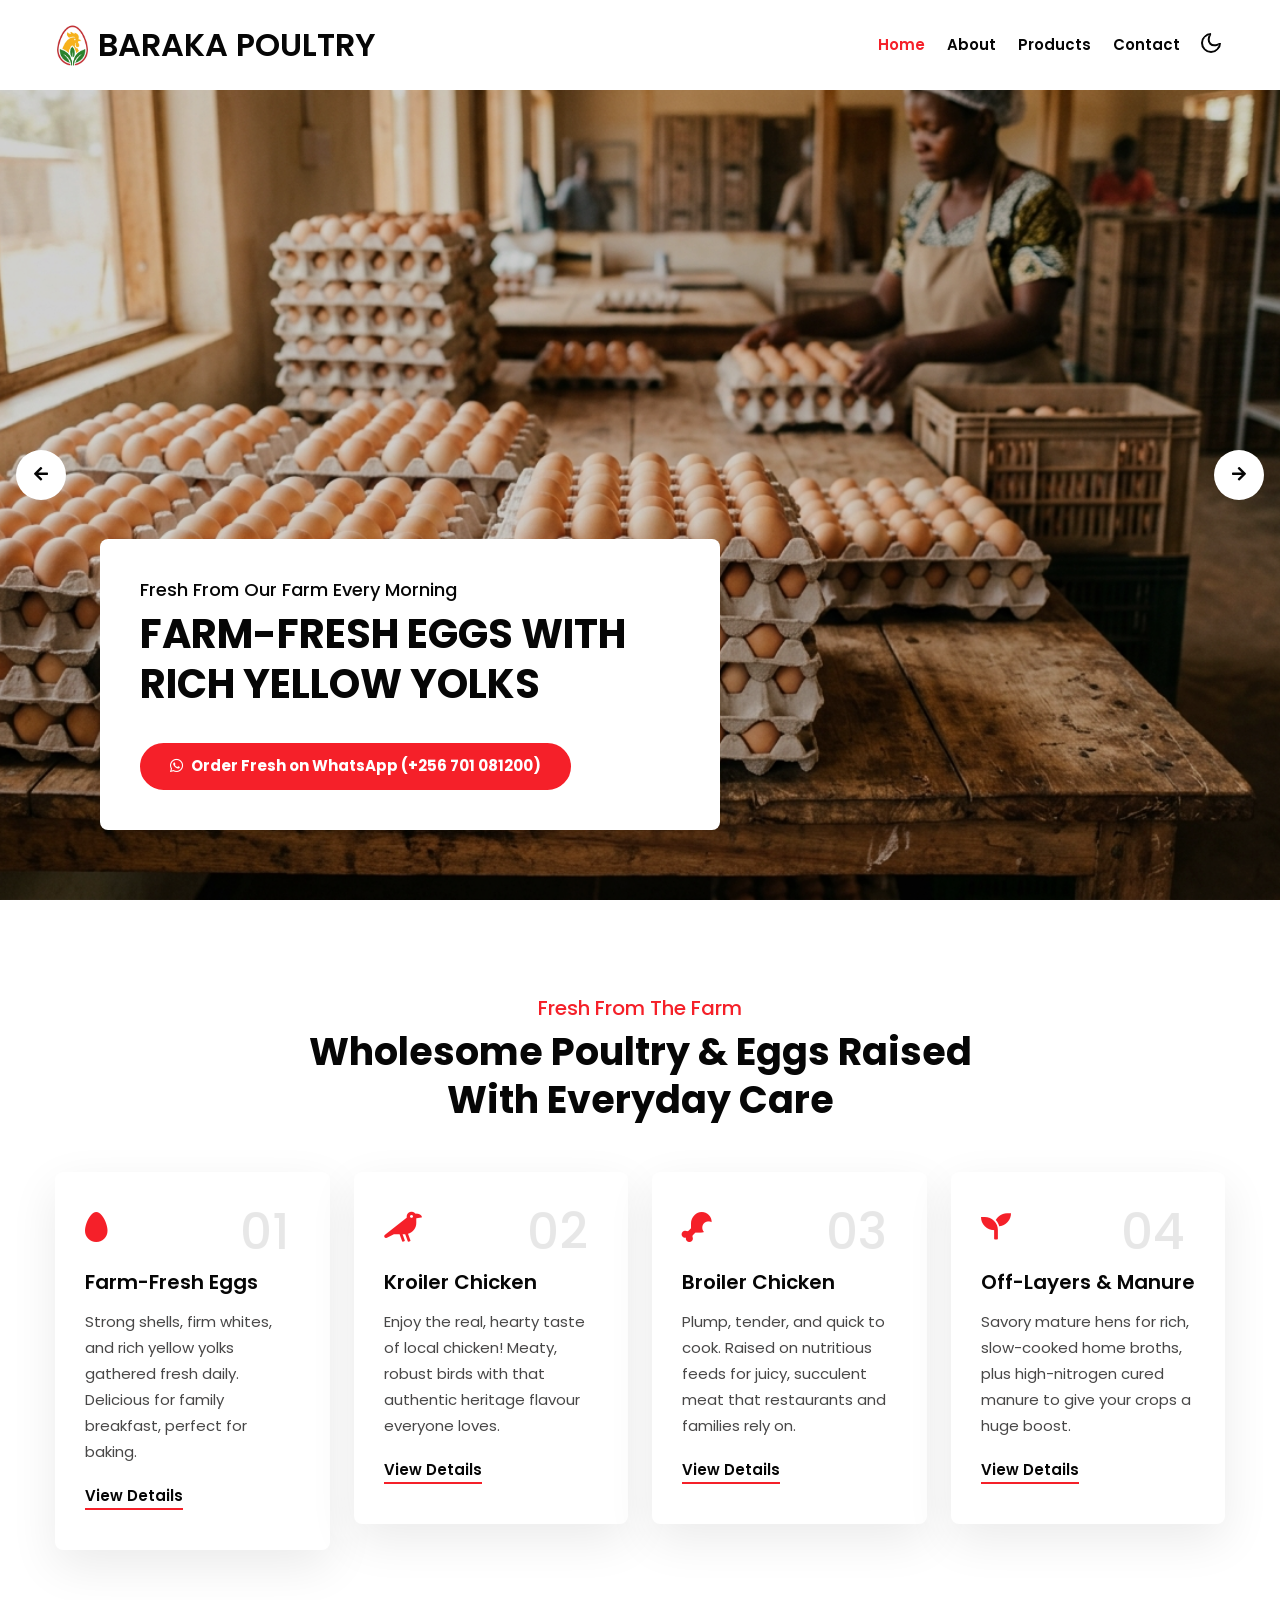
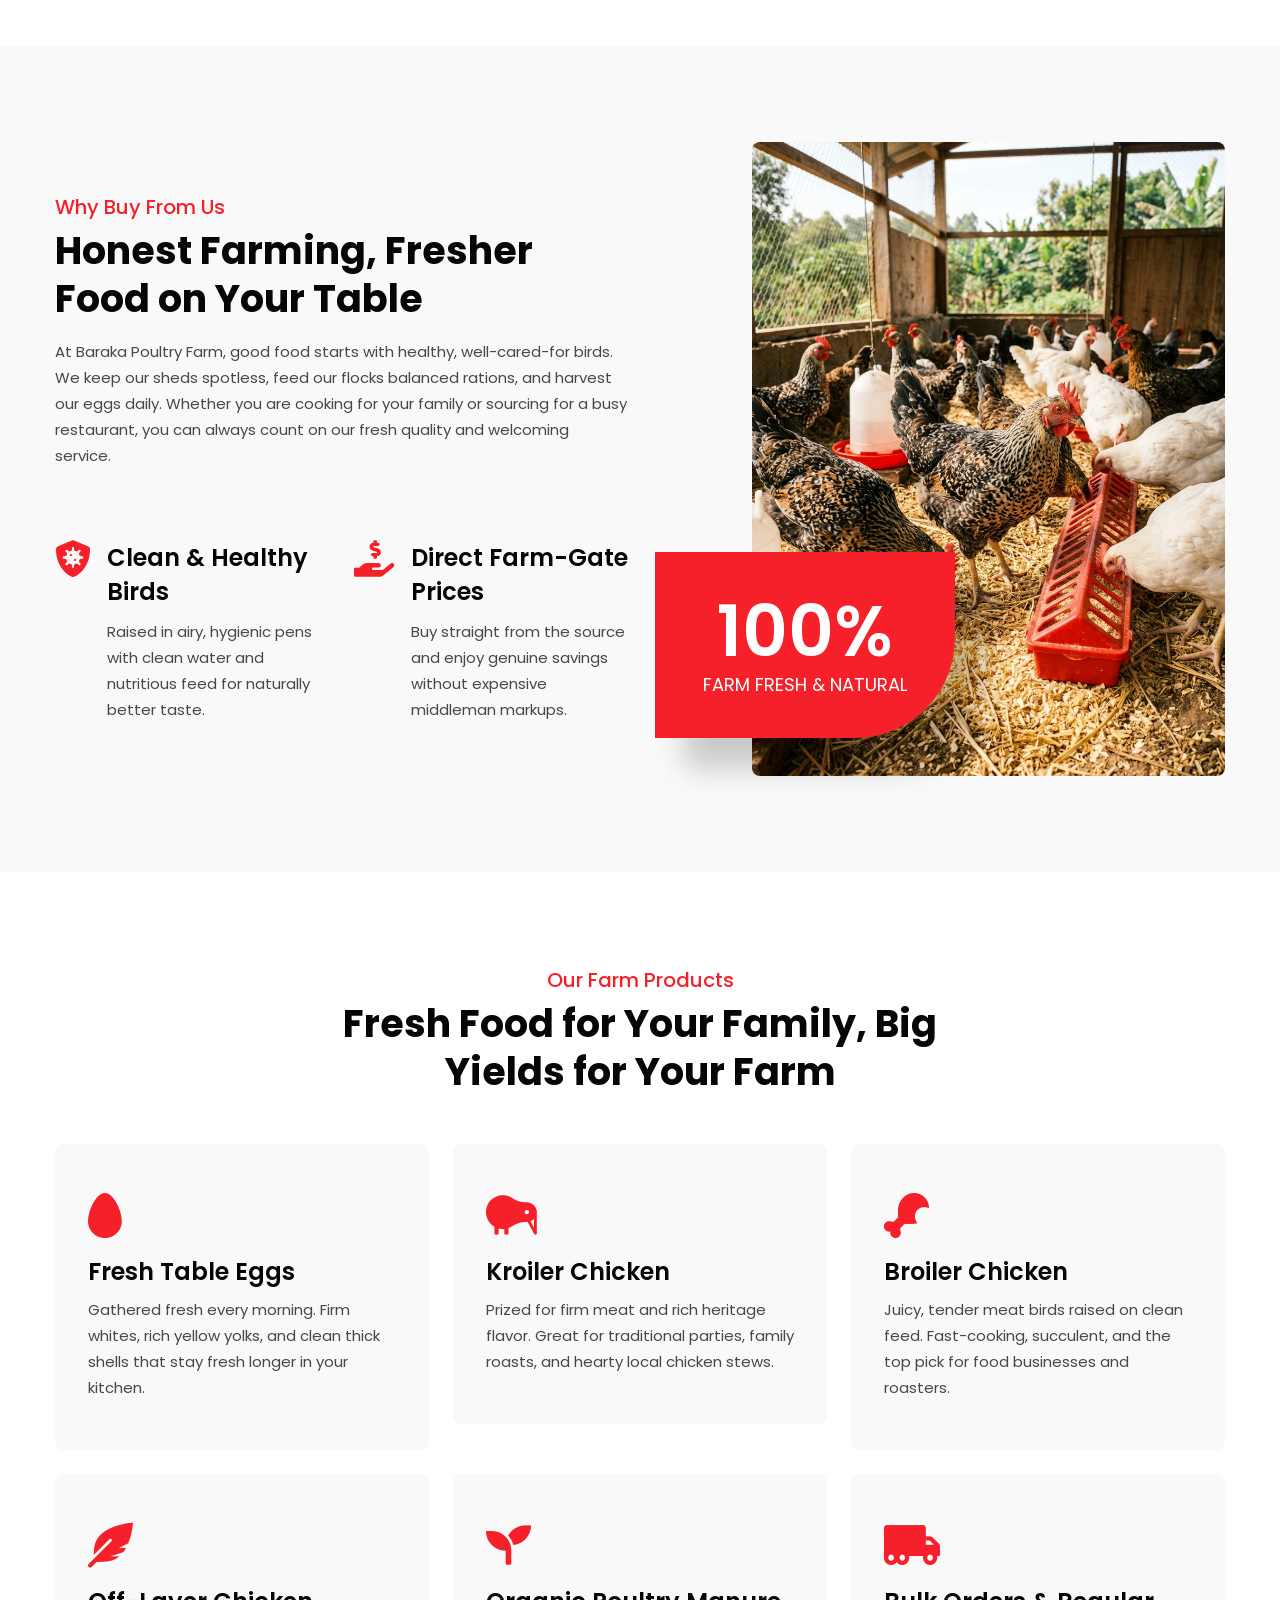
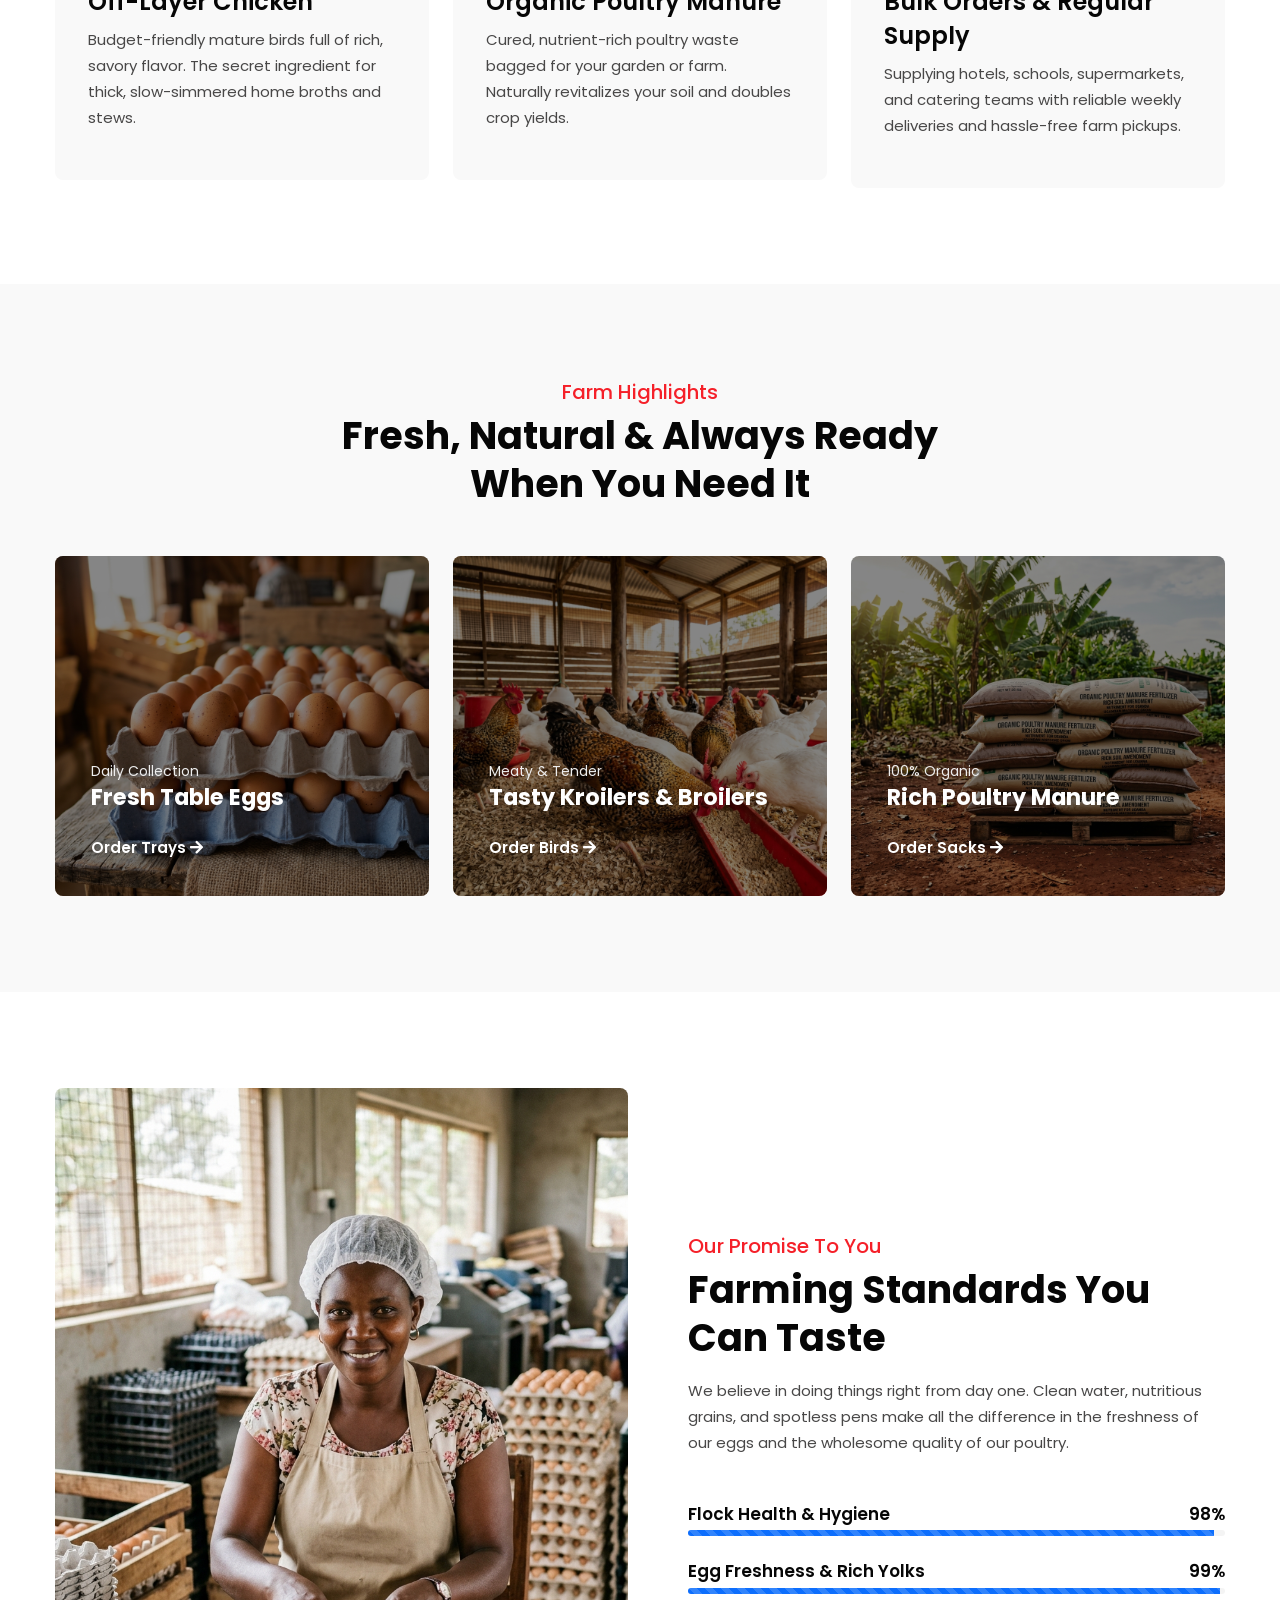
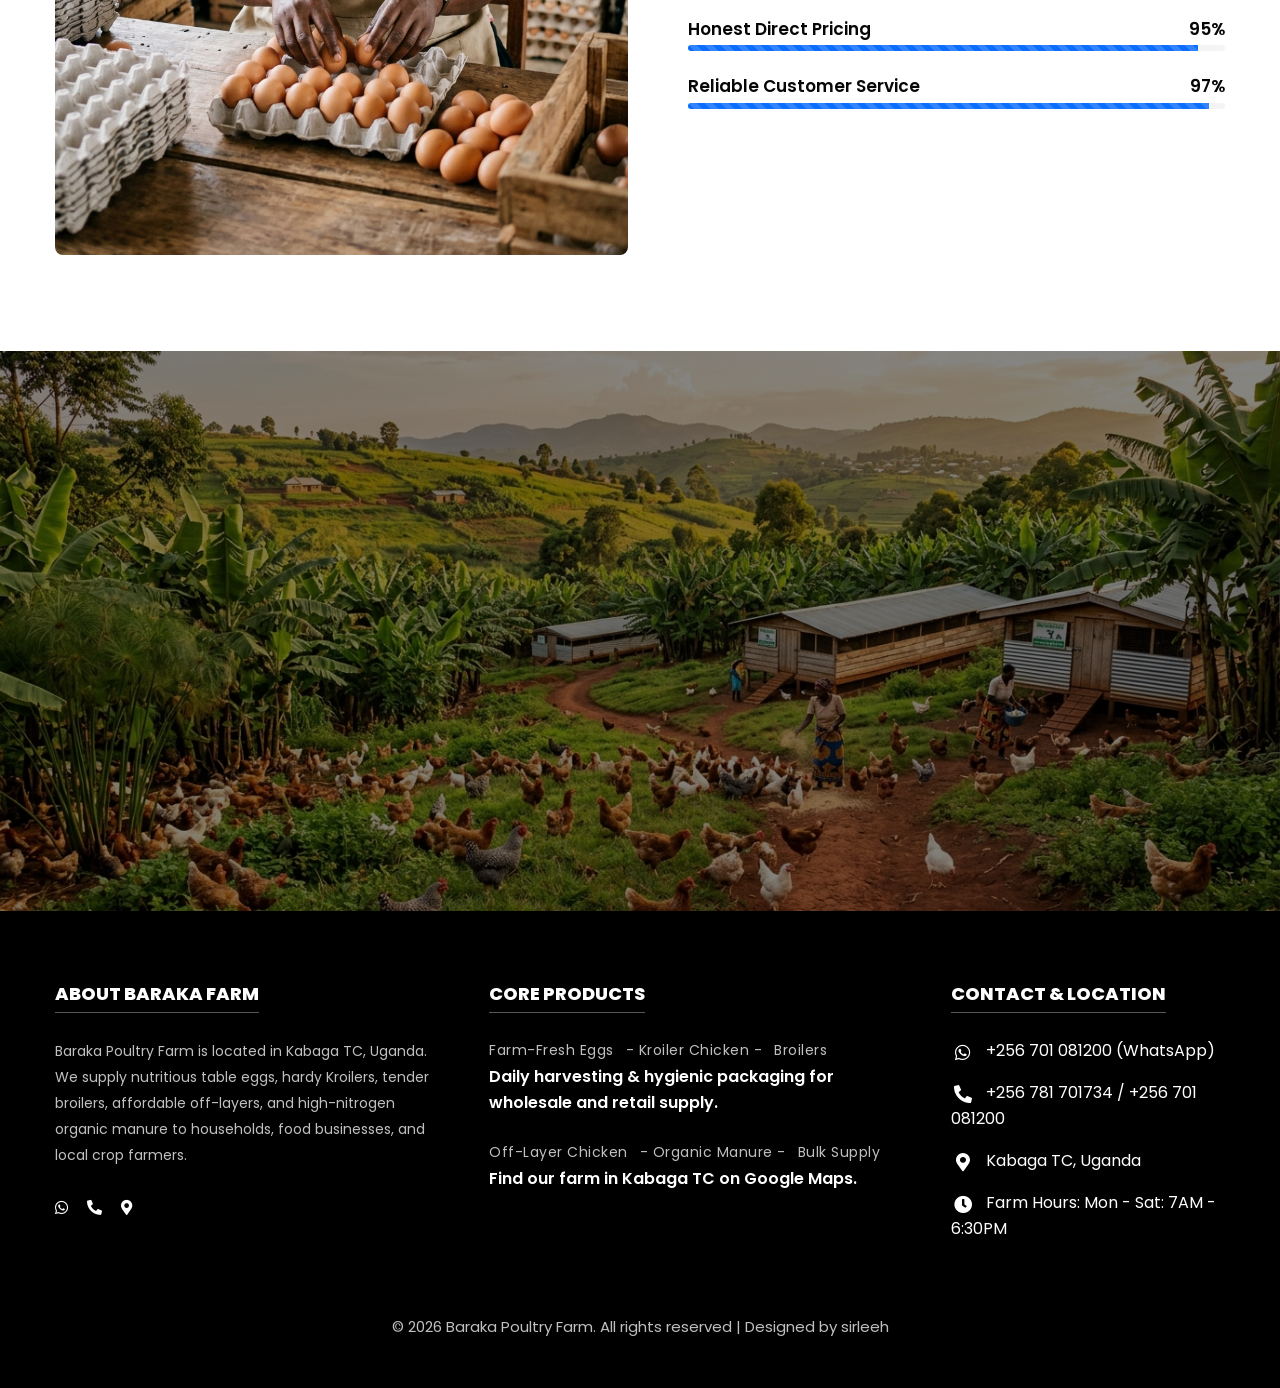
<file: index.html>
<!--
Author: W3layouts
Author URL: http://w3layouts.com
-->
<!doctype html>
<html lang="en">

<head>
    <!-- Required meta tags -->
    <meta charset="utf-8">
    <meta name="viewport" content="width=device-width, initial-scale=1">
    <title>Baraka Poultry Farm - Fresh Eggs, Kroilers, Broilers & Organic Manure</title>
    <!-- Google fonts -->
    <link href="//fonts.googleapis.com/css2?family=Poppins:wght@100;200;300;400;500;600;700;800;900&display=swap"
        rel="stylesheet">
    <!-- Template CSS Style link -->
    <link rel="stylesheet" href="assets/css/style-starter.css">
</head>

<body>
    <!-- header -->
    <header id="site-header" class="fixed-top">
        <div class="container">
            <nav class="navbar navbar-expand-lg navbar-light">
                <a class="navbar-brand" href="index.html">
                    <img src="assets/images/logo-icon.png" alt="Baraka Poultry Farm Logo" class="me-2" style="height: 42px; width: auto; vertical-align: middle; margin-top: -4px;">Baraka Poultry
                </a>
                <button class="navbar-toggler collapsed" type="button" data-bs-toggle="collapse"
                    data-bs-target="#navbarScroll" aria-controls="navbarScroll" aria-expanded="false"
                    aria-label="Toggle navigation">
                    <span class="navbar-toggler-icon fa icon-expand fa-bars"></span>
                    <span class="navbar-toggler-icon fa icon-close fa-times"></span>
                </button>
                <div class="collapse navbar-collapse" id="navbarScroll">
                    <ul class="navbar-nav ms-auto my-2 my-lg-0 navbar-nav-scroll">
                        <li class="nav-item">
                            <a class="nav-link active" aria-current="page" href="index.html">Home</a>
                        </li>
                        <li class="nav-item">
                            <a class="nav-link" href="about.html">About</a>
                        </li>
                        <li class="nav-item">
                            <a class="nav-link" href="products.html">Products</a>
                        </li>
                        <li class="nav-item">
                            <a class="nav-link" href="contact.html">Contact</a>
                        </li>
                    </ul>
                </div>
                <!-- toggle switch for light and dark theme -->
                <div class="cont-ser-position">
                    <nav class="navigation">
                        <div class="theme-switch-wrapper">
                            <label class="theme-switch" for="checkbox">
                                <input type="checkbox" id="checkbox">
                                <div class="mode-container">
                                    <i class="gg-sun"></i>
                                    <i class="gg-moon"></i>
                                </div>
                            </label>
                        </div>
                    </nav>
                </div>
                <!-- //toggle switch for light and dark theme -->
            </nav>
        </div>
    </header>
    <!-- //header -->

    <!-- banner section -->
    <div class="slider">
        <div class="slide current">
            <div class="bg-layer">
                <div class="content">
                    <h6>Fresh From Our Farm Every Morning</h6>
                    <h3>Farm-Fresh Eggs With Rich Yellow Yolks</h3>
                    <a href="https://wa.me/256701081200?text=Hello%20Baraka%20Poultry%20Farm,%20I%20would%20like%20to%20order" target="_blank" class="btn btn-style mt-4"><i class="fab fa-whatsapp me-2"></i>Order Fresh on WhatsApp (+256 701 081200)</a>
                </div>
            </div>
        </div>
        <div class="slide">
            <div class="bg-layer">
                <div class="content">
                    <h6>Real Taste & Natural Quality</h6>
                    <h3>Hearty Kroilers & Juicy, Tender Broilers</h3>
                    <a href="tel:+256701081200" class="btn btn-style mt-4"><i class="fas fa-phone-alt me-2"></i>Call Directly: +256 701 081200 / +256 781 701734</a>
                </div>
            </div>
        </div>
        <div class="slide">
            <div class="bg-layer">
                <div class="content">
                    <h6>Hearty Stews & Family Feasts</h6>
                    <h3>Flavourful Mature Off-Layers at Pocket-Friendly Prices</h3>
                    <a href="https://maps.app.goo.gl/EP5DCEr6JaQUYXWw6" target="_blank" class="btn btn-style mt-4"><i class="fas fa-map-marker-alt me-2"></i>Find Our Farm in Kabaga TC (Google Maps)</a>
                </div>
            </div>
        </div>
        <div class="slide">
            <div class="bg-layer">
                <div class="content">
                    <h6>Natural Power For Your Crops</h6>
                    <h3>Pure Poultry Manure for Bigger, Healthier Harvests</h3>
                    <a href="products.html" class="btn btn-style mt-4">Explore All Farm Products</a>
                </div>
            </div>
        </div>
    </div>
    <div class="buttons">
        <button id="prev"><i class="fas fa-arrow-left"></i></button>
        <button id="next"><i class="fas fa-arrow-right"></i></button>
    </div>
    <!-- //banner section -->

    <!-- home page product grids -->
    <section class="home-services py-5" id="products">
        <div class="container py-lg-5 py-md-4 py-2">
            <div class="title-main text-center mx-auto mb-md-5 mb-4" style="max-width:700px;">
                <h5 class="small-title mb-2">Fresh From The Farm</h5>
                <h3 class="title-style">Wholesome Poultry & Eggs Raised With Everyday Care</h3>
            </div>
            <div class="row justify-content-center">
                <div class="col-lg-3 col-md-6">
                    <div class="box-wrap">
                        <div class="icon">
                            <i class="fas fa-egg"></i>
                        </div>
                        <h4 class="number">01</h4>
                        <h4><a href="products.html">Farm-Fresh Eggs</a></h4>
                        <p>Strong shells, firm whites, and rich yellow yolks gathered fresh daily. Delicious for family breakfast, perfect for baking.</p>
                        <a href="products.html" class="read">View Details</a>
                    </div>
                </div>
                <div class="col-lg-3 col-md-6 mt-md-0 mt-4">
                    <div class="box-wrap">
                        <div class="icon">
                            <i class="fas fa-crow"></i>
                        </div>
                        <h4 class="number">02</h4>
                        <h4><a href="products.html">Kroiler Chicken</a></h4>
                        <p>Enjoy the real, hearty taste of local chicken! Meaty, robust birds with that authentic heritage flavour everyone loves.</p>
                        <a href="products.html" class="read">View Details</a>
                    </div>
                </div>
                <div class="col-lg-3 col-md-6 mt-lg-0 mt-4">
                    <div class="box-wrap">
                        <div class="icon">
                            <i class="fas fa-drumstick-bite"></i>
                        </div>
                        <h4 class="number">03</h4>
                        <h4><a href="products.html">Broiler Chicken</a></h4>
                        <p>Plump, tender, and quick to cook. Raised on nutritious feeds for juicy, succulent meat that restaurants and families rely on.</p>
                        <a href="products.html" class="read">View Details</a>
                    </div>
                </div>
                <div class="col-lg-3 col-md-6 mt-lg-0 mt-4">
                    <div class="box-wrap">
                        <div class="icon">
                            <i class="fas fa-seedling"></i>
                        </div>
                        <h4 class="number">04</h4>
                        <h4><a href="products.html">Off-Layers & Manure</a></h4>
                        <p>Savory mature hens for rich, slow-cooked home broths, plus high-nitrogen cured manure to give your crops a huge boost.</p>
                        <a href="products.html" class="read">View Details</a>
                    </div>
                </div>
            </div>
        </div>
    </section>
    <!-- //home page product grids -->

    <!-- why choose section -->
    <section class="w3l-servicesblock py-5" id="whychoose">
        <div class="container py-lg-5 py-md-4 py-2">
            <div class="row align-items-center">
                <div class="col-lg-6">
                    <h5 class="small-title mb-2">Why Buy From Us</h5>
                    <h3 class="title-style">Honest Farming, Fresher Food on Your Table</h3>
                    <p class="mt-3">At Baraka Poultry Farm, good food starts with healthy, well-cared-for birds. We keep our sheds spotless, feed our flocks balanced rations, and harvest our eggs daily. Whether you are cooking for your family or sourcing for a busy restaurant, you can always count on our fresh quality and welcoming service.</p>
                    <div class="row two-grids mt-5 pt-lg-4">
                        <div class="col-sm-6 grids_info d-flex">
                            <i class="fas fa-shield-virus"></i>
                            <div class="detail ms-3">
                                <h4>Clean & Healthy Birds</h4>
                                <p>Raised in airy, hygienic pens with clean water and nutritious feed for naturally better taste.
                                </p>
                            </div>
                        </div>
                        <div class="col-sm-6 grids_info d-flex mt-sm-0 mt-4">
                            <i class="fas fa-hand-holding-usd"></i>
                            <div class="detail ms-3">
                                <h4>Direct Farm-Gate Prices</h4>
                                <p>Buy straight from the source and enjoy genuine savings without expensive middleman markups.
                                </p>
                            </div>
                        </div>
                    </div>
                </div>
                <div class="col-lg-5 offset-lg-1 text-end mt-lg-0 mt-5 position-relative">
                    <img src="assets/images/img1.jpg" alt="Baraka Poultry Farm" class="img-fluid radius-image">
                    <div class="imginfo__box">
                        <h6 class="imginfo__title">100%</h6>
                        <p>Farm Fresh & Natural</p>
                    </div>
                </div>
            </div>
        </div>
    </section>
    <!-- //why choose section -->

    <!-- features section -->
    <section class="w3l-grids-block py-5" id="features">
        <div class="container py-lg-5 py-md-4 py-2">
            <div class="title-main text-center mx-auto mb-md-5 mb-4" style="max-width:600px;">
                <h5 class="small-title mb-2">Our Farm Products</h5>
                <h3 class="title-style">Fresh Food for Your Family, Big Yields for Your Farm</h3>
            </div>
            <div class="row justify-content-center">
                <div class="col-lg-4 col-md-6 col-sm-10">
                    <div class="bottom-block">
                        <a href="products.html" class="d-block">
                            <i class="fas fa-egg"></i>
                            <h3 class="mt-3 mb-2">Fresh Table Eggs</h3>
                            <p class="">Gathered fresh every morning. Firm whites, rich yellow yolks, and clean thick shells that stay fresh longer in your kitchen.</p>
                        </a>
                    </div>
                </div>
                <div class="col-lg-4 col-md-6 col-sm-10 mt-md-0 mt-4">
                    <div class="bottom-block">
                        <a href="products.html" class="d-block">
                            <i class="fas fa-kiwi-bird"></i>
                            <h3 class="mt-3 mb-2">Kroiler Chicken</h3>
                            <p class="">Prized for firm meat and rich heritage flavor. Great for traditional parties, family roasts, and hearty local chicken stews.</p>
                        </a>
                    </div>
                </div>
                <div class="col-lg-4 col-md-6 col-sm-10 mt-lg-0 mt-4">
                    <div class="bottom-block">
                        <a href="products.html" class="d-block">
                            <i class="fas fa-drumstick-bite"></i>
                            <h3 class="mt-3 mb-2">Broiler Chicken</h3>
                            <p class="">Juicy, tender meat birds raised on clean feed. Fast-cooking, succulent, and the top pick for food businesses and roasters.</p>
                        </a>
                    </div>
                </div>
                <div class="col-lg-4 col-md-6 col-sm-10 mt-4">
                    <div class="bottom-block">
                        <a href="products.html" class="d-block">
                            <i class="fas fa-feather-alt"></i>
                            <h3 class="mt-3 mb-2">Off-Layer Chicken</h3>
                            <p class="">Budget-friendly mature birds full of rich, savory flavor. The secret ingredient for thick, slow-simmered home broths and stews.</p>
                        </a>
                    </div>
                </div>
                <div class="col-lg-4 col-md-6 col-sm-10 mt-4">
                    <div class="bottom-block">
                        <a href="products.html" class="d-block">
                            <i class="fas fa-seedling"></i>
                            <h3 class="mt-3 mb-2">Organic Poultry Manure</h3>
                            <p class="">Cured, nutrient-rich poultry waste bagged for your garden or farm. Naturally revitalizes your soil and doubles crop yields.</p>
                        </a>
                    </div>
                </div>
                <div class="col-lg-4 col-md-6 col-sm-10 mt-4">
                    <div class="bottom-block">
                        <a href="contact.html" class="d-block">
                            <i class="fas fa-truck-moving"></i>
                            <h3 class="mt-3 mb-2">Bulk Orders & Regular Supply</h3>
                            <p class="">Supplying hotels, schools, supermarkets, and catering teams with reliable weekly deliveries and hassle-free farm pickups.</p>
                        </a>
                    </div>
                </div>
            </div>
        </div>
    </section>
    <!-- //features section -->

    <!-- 3grids with bg-image section -->
    <div class="w3l-homeblock3 py-5">
        <div class="container py-lg-5 py-md-4 py-2">
            <div class="title-main text-center mx-auto mb-md-5 mb-4" style="max-width:700px;">
                <h5 class="small-title mb-2">Farm Highlights</h5>
                <h3 class="title-style">Fresh, Natural & Always Ready When You Need It</h3>
            </div>
            <div class="row justify-content-center">
                <div class="col-lg-4 col-md-6">
                    <div class="top-pic1">
                        <div class="card-body blog-details">
                            <span class="meta-value">Daily Collection</span>
                            <a href="products.html" class="blog-desc">Fresh Table Eggs
                            </a>
                            <a href="products.html" class="btn btn-style-primary btn-style text-white mt-4">Order Trays<i class="fas fa-arrow-right ms-1"></i></a>
                        </div>
                    </div>
                </div>
                <div class="col-lg-4 col-md-6 mt-md-0 mt-4">
                    <div class="top-pic2">
                        <div class="card-body blog-details">
                            <span class="meta-value">Meaty & Tender</span>
                            <a href="products.html" class="blog-desc">Tasty Kroilers & Broilers
                            </a>
                            <a href="products.html" class="btn btn-style-primary btn-style text-white mt-4">Order Birds<i class="fas fa-arrow-right ms-1"></i></a>
                        </div>
                    </div>
                </div>
                <div class="col-lg-4 col-md-6 mt-lg-0 mt-4">
                    <div class="top-pic3">
                        <div class="card-body blog-details">
                            <span class="meta-value">100% Organic</span>
                            <a href="products.html" class="blog-desc">Rich Poultry Manure
                            </a>
                            <a href="products.html" class="btn btn-style-primary btn-style text-white mt-4">Order Sacks<i class="fas fa-arrow-right ms-1"></i></a>
                        </div>
                    </div>
                </div>
            </div>
        </div>
    </div>
    <!-- //3grids with bg-image section -->

    <!-- progress section -->
    <section class="w3l-progress py-5" id="progress">
        <div class="container py-lg-5 py-md-4 py-2">
            <div class="row align-items-center">
                <div class="col-lg-6 about-2-secs-right mb-lg-0 mb-5">
                    <img src="assets/images/img2.jpg" alt="Poultry farming excellence" class="img-fluid radius-image" />
                </div>
                <div class="col-lg-6 about-2-secs-left ps-xl-5">
                    <h5 class="small-title mb-2">Our Promise To You</h5>
                    <h3 class="title-style mb-sm-3 mb-2">Farming Standards You Can Taste</h3>
                    <p>We believe in doing things right from day one. Clean water, nutritious grains, and spotless pens make all the difference in the freshness of our eggs and the wholesome quality of our poultry.</p>
                    <div class="w3l-progressblock mt-md-5 mt-4">
                        <div class="progress-info info1">
                            <h6 class="progress-tittle">Flock Health & Hygiene <span class="">98%</span></h6>
                            <div class="progress">
                                <div class="progress-bar progress-bar-striped" role="progressbar" style="width: 98%"
                                    aria-valuenow="98" aria-valuemin="0" aria-valuemax="100">
                                </div>
                            </div>
                        </div>
                        <div class="progress-info info2">
                            <h6 class="progress-tittle">Egg Freshness & Rich Yolks <span class="">99%</span>
                            </h6>
                            <div class="progress">
                                <div class="progress-bar progress-bar-striped" role="progressbar" style="width: 99%"
                                    aria-valuenow="99" aria-valuemin="0" aria-valuemax="100">
                                </div>
                            </div>
                        </div>
                        <div class="progress-info info3">
                            <h6 class="progress-tittle">Honest Direct Pricing <span class="">95%</span></h6>
                            <div class="progress">
                                <div class="progress-bar progress-bar-striped" role="progressbar" style="width: 95%"
                                    aria-valuenow="95" aria-valuemin="0" aria-valuemax="100">
                                </div>
                            </div>
                        </div>
                        <div class="progress-info info3 mb-0">
                            <h6 class="progress-tittle">Reliable Customer Service <span class="">97%</span></h6>
                            <div class="progress">
                                <div class="progress-bar progress-bar-striped" role="progressbar" style="width: 97%"
                                    aria-valuenow="97" aria-valuemin="0" aria-valuemax="100">
                                </div>
                            </div>
                        </div>
                    </div>
                </div>
            </div>
        </div>
    </section>
    <!-- //progress section -->

    <!-- testimonials section -->
    <section class="w3l-index4 py-5" id="testimonials">
        <div class="container py-md-5 py-4">
            <div class="content-slider text-center py-4">
                <div class="clients-slider">
                    <div class="mask">
                        <ul>
                            <li class="anim1">
                                <img src="assets/images/testi1.jpg" class="img-fluid rounded-circle"
                                    alt="client image" />
                                <blockquote class="quote"><q>Baraka’s eggs are the freshest I have ever used. The yolks are rich yellow and give our cakes wonderful texture and color. We order 30 trays every week without fail!</q> </blockquote>
                                <div class="source">- Sarah Namukasa, Bakery Owner</div>
                            </li>

                            <li class="anim2">
                                <img src="assets/images/testi2.jpg" class="img-fluid rounded-circle"
                                    alt="client image" />
                                <blockquote class="quote"><q>Their Kroiler chickens have that real local flavour that my customers love in our traditional chicken stews. Plump, healthy birds delivered right on time.</q> </blockquote>
                                <div class="source">- Denis Kato, Head Chef & Restaurateur</div>
                            </li>
                            <li class="anim3">
                                <img src="assets/images/testi3.jpg" class="img-fluid rounded-circle "
                                    alt="client image" />
                                <blockquote class="quote"><q>I used Baraka’s organic poultry manure on my matooke plantation. The bunch sizes got noticeably heavier and the trees stayed lush and green all season.</q> </blockquote>
                                <div class="source">- Joseph Mukasa, Commercial Crop Farmer</div>
                            </li>
                            <li class="anim4">
                                <img src="assets/images/testi1.jpg" class="img-fluid rounded-circle"
                                    alt="client image" />
                                <blockquote class="quote"><q>Their off-layer hens make the richest, most flavourful chicken soup for our family dinners. Very pocket-friendly and ordering via WhatsApp is so fast.</q> </blockquote>
                                <div class="source">- Grace Akello, Family Event Caterer</div>
                            </li>
                            <li class="anim5">
                                <img src="assets/images/testi2.jpg" class="img-fluid rounded-circle"
                                    alt="client image" />
                                <blockquote class="quote"><q>Cleanly dressed, meaty broilers with honest weights every time. Baraka Poultry Farm is the most dependable poultry partner for our retail store.</q> </blockquote>
                                <div class="source">- Brian Tumusiime, Retail & Wholesale Buyer</div>
                            </li>
                        </ul>
                    </div>
                </div>
            </div>
        </div>
    </section>
    <!-- //testimonials section -->



    <!-- footer -->
    <footer class="w3l-footer py-5">
        <div class="container pt-4">
            <div class="row">
                <div class="col-lg-4 sub-one-left">
                    <h6>About Baraka Farm</h6>
                    <p>Baraka Poultry Farm is located in Kabaga TC, Uganda. We supply nutritious table eggs, hardy Kroilers, tender broilers, affordable off-layers, and high-nitrogen organic manure to households, food businesses, and local crop farmers.</p>
                    <ul class="social mt-4 pt-lg-1">
                        <li><a href="https://wa.me/256701081200" target="_blank" title="WhatsApp"><span class="fab fa-whatsapp"></span></a></li>
                        <li><a href="tel:+256701081200" title="Call Us"><span class="fas fa-phone-alt"></span></a></li>
                        <li><a href="https://maps.app.goo.gl/EP5DCEr6JaQUYXWw6" target="_blank" title="Google Maps"><span class="fas fa-map-marker-alt"></span></a></li>
                    </ul>
                </div>
                <div class="col-lg-5 col-md-6 mt-lg-0 mt-5 px-lg-5 sub-two-right">
                    <h6>Core Products</h6>
                    <div class="footer-post">
                        <ul>
                            <li><a href="products.html">Farm-Fresh Eggs</a></li>
                            <li class="mx-2"><a href="products.html">- Kroiler Chicken -</a></li>
                            <li><a href="products.html">Broilers</a></li>
                        </ul>
                        <p class="post-footer"><a href="products.html">Daily harvesting & hygienic packaging for wholesale and retail supply.</a></p>
                    </div>
                    <div class="footer-post mt-4">
                        <ul>
                            <li><a href="products.html">Off-Layer Chicken</a></li>
                            <li class="mx-2"><a href="products.html">- Organic Manure -</a></li>
                            <li><a href="contact.html">Bulk Supply</a></li>
                        </ul>
                        <p class="post-footer"><a href="https://maps.app.goo.gl/EP5DCEr6JaQUYXWw6" target="_blank">Find our farm in Kabaga TC on Google Maps.</a>
                        </p>
                    </div>
                </div>
                <div class="col-lg-3 col-md-6 mt-lg-0 mt-5 sub-one-left">
                    <h6>Contact & Location</h6>
                    <div class="column2">
                        <div class="href1"><span class="fab fa-whatsapp"></span><a
                                href="https://wa.me/256701081200" target="_blank">+256 701 081200 (WhatsApp)</a>
                        </div>
                        <div class="href2 my-3"><span class="fas fa-phone-alt"></span><a
                                href="tel:+256781701734">+256 781 701734 / +256 701 081200</a>
                        </div>
                        <div>
                            <p class="contact-para mb-3"><span class="fas fa-map-marker-alt"></span><a href="https://maps.app.goo.gl/EP5DCEr6JaQUYXWw6" target="_blank" style="color: inherit;">Kabaga TC, Uganda</a></p>
                        </div>
                        <div>
                            <p class="contact-para"><span class="fas fa-clock"></span>Farm Hours: Mon - Sat: 7AM - 6:30PM</p>
                        </div>
                    </div>
                </div>
            </div>
            <div class="copyright-footer text-center mt-5 pt-sm-4 pt-2">
                <p>&copy; 2026 Baraka Poultry Farm. All rights reserved | Designed by sirleeh
                </p>
            </div>
        </div>
    </footer>
    <!-- //footer -->

    <!-- Js scripts -->
    <!-- move top -->
    <button onclick="topFunction()" id="movetop" title="Go to top">
        <span class="fas fa-level-up-alt" aria-hidden="true"></span>
    </button>
    <script>
        // When the user scrolls down 20px from the top of the document, show the button
        window.onscroll = function () {
            scrollFunction()
        };

        function scrollFunction() {
            if (document.body.scrollTop > 20 || document.documentElement.scrollTop > 20) {
                document.getElementById("movetop").style.display = "block";
            } else {
                document.getElementById("movetop").style.display = "none";
            }
        }

        // When the user clicks on the button, scroll to the top of the document
        function topFunction() {
            document.body.scrollTop = 0;
            document.documentElement.scrollTop = 0;
        }
    </script>
    <!-- //move top -->

    <!-- common jquery plugin -->
    <script src="assets/js/jquery-3.3.1.min.js"></script>
    <!-- //common jquery plugin -->

    <!-- banner slider -->
    <script>
        const slides = document.querySelectorAll(".slide");
        const nextButton = document.getElementById("next");
        const prevButton = document.getElementById("prev");
        const auto = true;
        const intervalTime = 5000;
        let slideInterval;

        const nextSlide = () => {
            const current = document.querySelector(".current");
            current.classList.remove("current");
            if (current.nextElementSibling) {
                current.nextElementSibling.classList.add("current");
            } else {
                slides[0].classList.add("current");
            }
        };

        const prevSlide = () => {
            const current = document.querySelector(".current");
            current.classList.remove("current");
            if (current.previousElementSibling) {
                current.previousElementSibling.classList.add("current");
            } else {
                slides[slides.length - 1].classList.add("current");
            }
        };

        nextButton.addEventListener("click", () => {
            nextSlide();
            if (auto) {
                clearInterval(slideInterval);
                slideInterval = setInterval(nextSlide, intervalTime);
            }
        });
        prevButton.addEventListener("click", () => {
            prevSlide();
            if (auto) {
                clearInterval(slideInterval);
                slideInterval = setInterval(nextSlide, intervalTime);
            }
        });

        if (auto) {
            slideInterval = setInterval(nextSlide, intervalTime);
        }

        // Mobile touch swipe support for Android & iOS
        let touchStartX = 0;
        let touchEndX = 0;
        const sliderElement = document.querySelector(".slider");
        if (sliderElement) {
            sliderElement.addEventListener("touchstart", (e) => {
                touchStartX = e.changedTouches[0].screenX;
            }, { passive: true });
            sliderElement.addEventListener("touchend", (e) => {
                touchEndX = e.changedTouches[0].screenX;
                if (touchStartX - touchEndX > 50) {
                    nextSlide();
                } else if (touchEndX - touchStartX > 50) {
                    prevSlide();
                }
                if (auto) {
                    clearInterval(slideInterval);
                    slideInterval = setInterval(nextSlide, intervalTime);
                }
            }, { passive: true });
        }
    </script>
    <!-- //banner slider -->

    <!-- theme switch js (light and dark)-->
    <script src="assets/js/theme-change.js"></script>
    <!-- //theme switch js (light and dark)-->

    <!-- MENU-JS -->
    <script>
        $(window).on("scroll", function () {
            var scroll = $(window).scrollTop();

            if (scroll >= 80) {
                $("#site-header").addClass("nav-fixed");
            } else {
                $("#site-header").removeClass("nav-fixed");
            }
        });

        //Main navigation Active Class Add Remove
        $(".navbar-toggler").on("click", function () {
            $("header").toggleClass("active");
        });
        $(document).on("ready", function () {
            if ($(window).width() > 991) {
                $("header").removeClass("active");
            }
            $(window).on("resize", function () {
                if ($(window).width() > 991) {
                    $("header").removeClass("active");
                }
            });
        });
    </script>
    <!-- //MENU-JS -->

    <!-- disable body scroll which navbar is in active -->
    <script>
        $(function () {
            $('.navbar-toggler').click(function () {
                $('body').toggleClass('noscroll');
            })
        });
    </script>
    <!-- //disable body scroll which navbar is in active -->

    <!-- bootstrap -->
    <script src="assets/js/bootstrap.min.js"></script>
    <!-- //bootstrap -->
    <!-- //Js scripts -->
</body>

</html>
</file>
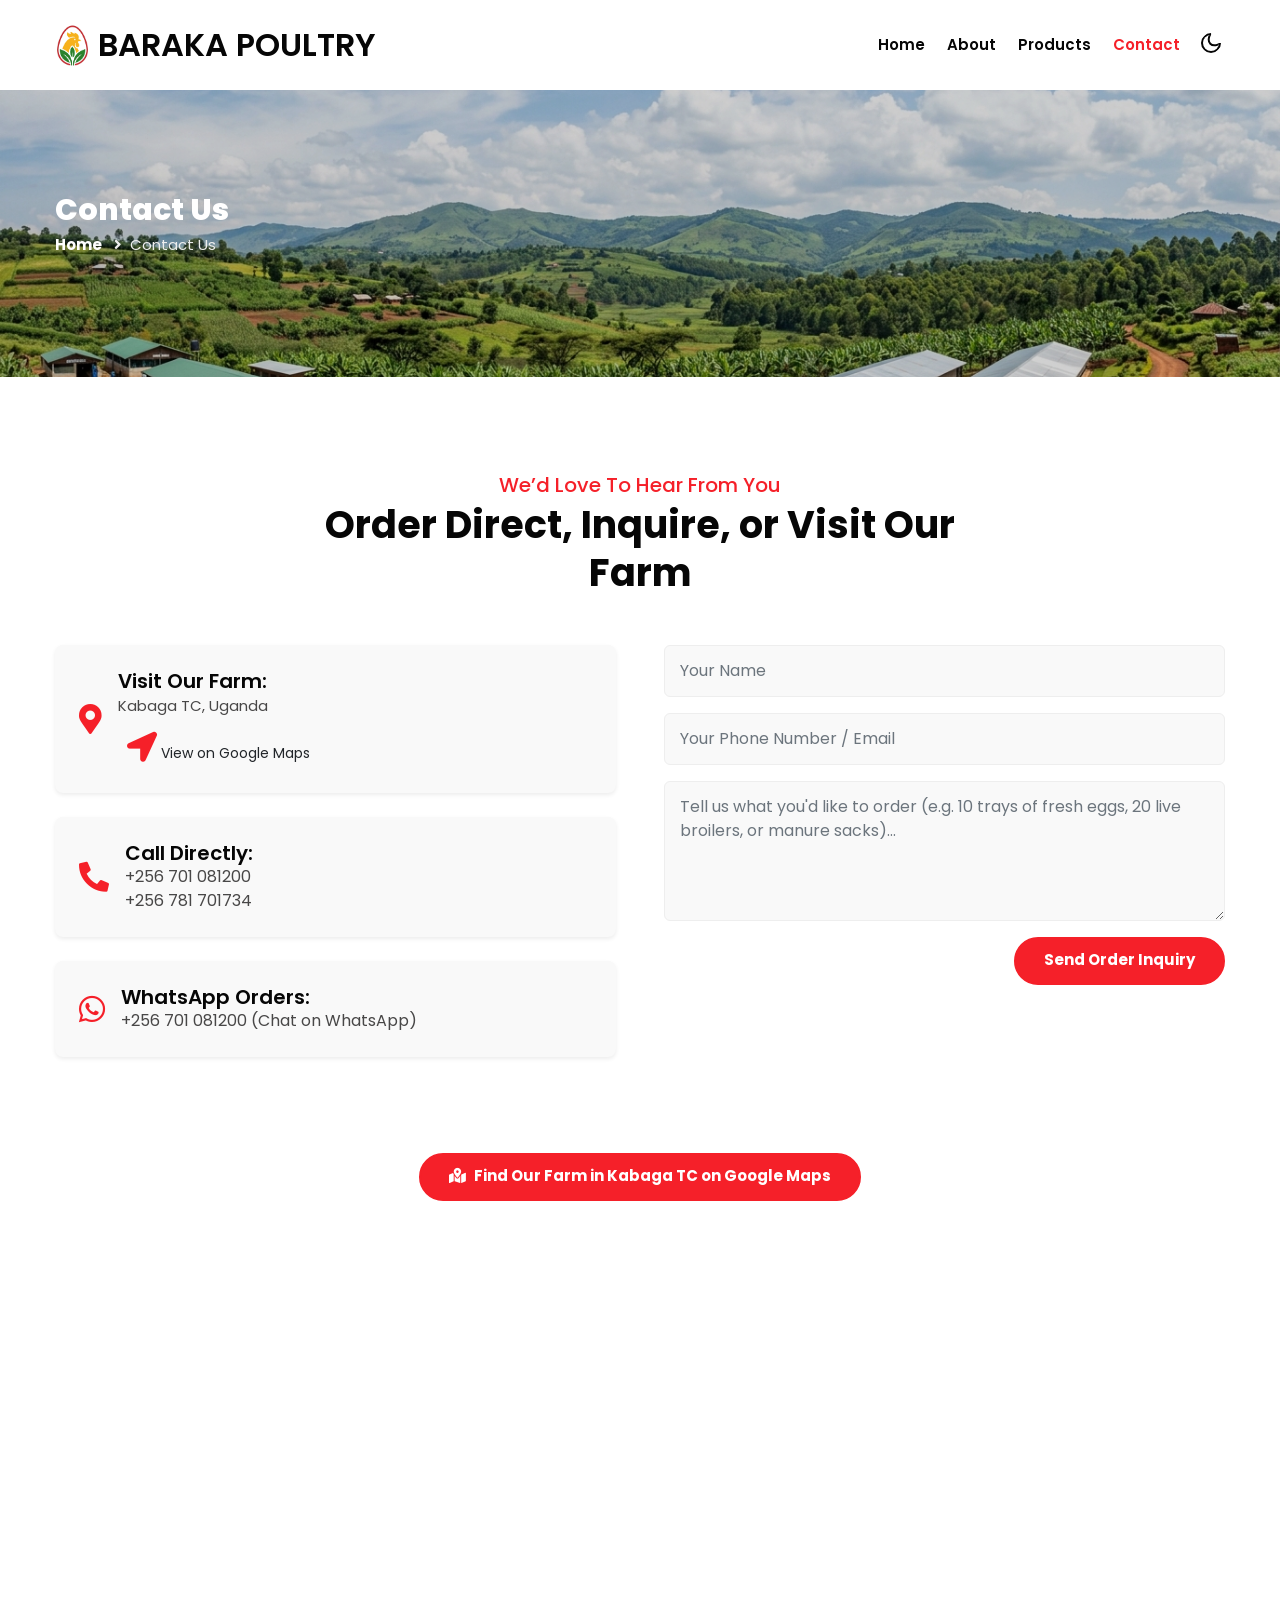
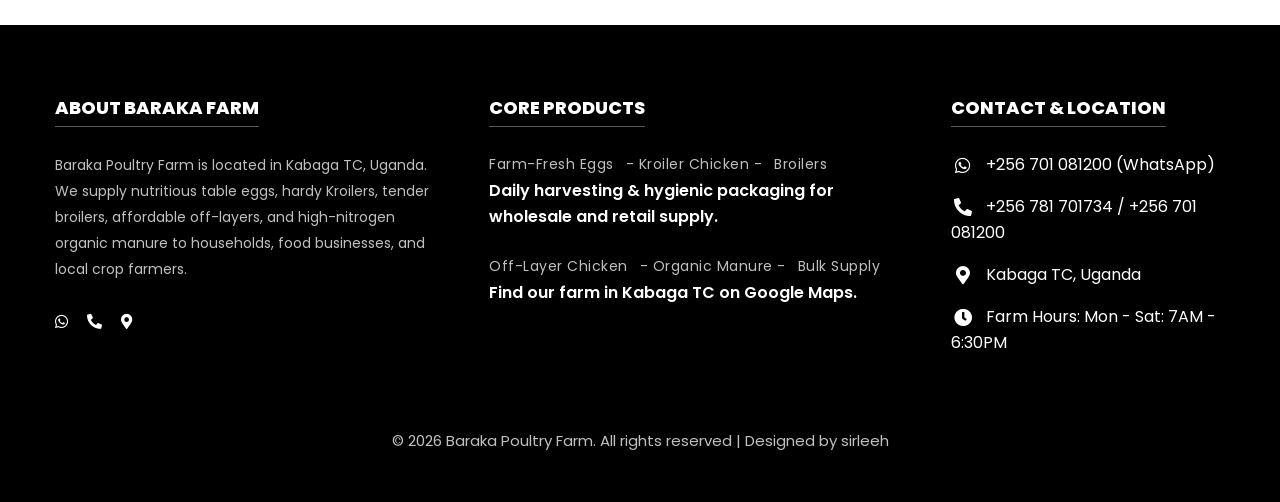
<file: contact.html>
<!--
Author: W3layouts
Author URL: http://w3layouts.com
-->
<!doctype html>
<html lang="en">

<head>
    <!-- Required meta tags -->
    <meta charset="utf-8">
    <meta name="viewport" content="width=device-width, initial-scale=1">
    <title>Contact Us - Baraka Poultry Farm | Kabaga TC, Uganda</title>
    <!-- Google fonts -->
    <link href="//fonts.googleapis.com/css2?family=Poppins:wght@100;200;300;400;500;600;700;800;900&display=swap"
        rel="stylesheet">
    <!-- Template CSS Style link -->
    <link rel="stylesheet" href="assets/css/style-starter.css">
</head>

<body>
    <!-- header -->
    <header id="site-header" class="fixed-top">
        <div class="container">
            <nav class="navbar navbar-expand-lg navbar-light">
                <a class="navbar-brand" href="index.html">
                    <img src="assets/images/logo-icon.png" alt="Baraka Poultry Farm Logo" class="me-2" style="height: 42px; width: auto; vertical-align: middle; margin-top: -4px;">Baraka Poultry
                </a>
                <button class="navbar-toggler collapsed" type="button" data-bs-toggle="collapse"
                    data-bs-target="#navbarScroll" aria-controls="navbarScroll" aria-expanded="false"
                    aria-label="Toggle navigation">
                    <span class="navbar-toggler-icon fa icon-expand fa-bars"></span>
                    <span class="navbar-toggler-icon fa icon-close fa-times"></span>
                </button>
                <div class="collapse navbar-collapse" id="navbarScroll">
                    <ul class="navbar-nav ms-auto my-2 my-lg-0 navbar-nav-scroll">
                        <li class="nav-item">
                            <a class="nav-link" aria-current="page" href="index.html">Home</a>
                        </li>
                        <li class="nav-item">
                            <a class="nav-link" href="about.html">About</a>
                        </li>
                        <li class="nav-item">
                            <a class="nav-link" href="products.html">Products</a>
                        </li>
                        <li class="nav-item">
                            <a class="nav-link active" href="contact.html">Contact</a>
                        </li>
                    </ul>
                </div>
                <!-- toggle switch for light and dark theme -->
                <div class="cont-ser-position">
                    <nav class="navigation">
                        <div class="theme-switch-wrapper">
                            <label class="theme-switch" for="checkbox">
                                <input type="checkbox" id="checkbox">
                                <div class="mode-container">
                                    <i class="gg-sun"></i>
                                    <i class="gg-moon"></i>
                                </div>
                            </label>
                        </div>
                    </nav>
                </div>
                <!-- //toggle switch for light and dark theme -->
            </nav>
        </div>
    </header>
    <!-- //header -->

    <!-- inner banner -->
    <section class="inner-banner py-5">
        <div class="w3l-breadcrumb py-lg-5">
            <div class="container pt-5 pb-sm-4">
                <h4 class="inner-text-title font-weight-bold pt-sm-5 pt-4">Contact Us</h4>
                <ul class="breadcrumbs-custom-path">
                    <li><a href="index.html">Home</a></li>
                    <li class="active"><i class="fas fa-angle-right mx-2"></i>Contact Us</li>
                </ul>
            </div>
        </div>
    </section>
    <!-- //inner banner -->

    <!-- contact -->
    <section class="w3l-contact-info-main py-5" id="contact">
        <div class="container pt-lg-5 pt-md-4 pt-2">
            <div class="title-main text-center mx-auto mb-md-5 mb-4" style="max-width:700px;">
                <h5 class="small-title mb-1">We’d Love To Hear From You</h5>
                <h3 class="title-style">Order Direct, Inquire, or Visit Our Farm</h3>
            </div>
            <div class="row">
                <div class="col-md-6 left-cont-contact pe-md-4">
                    <div class="contact-address p-4">
                        <div class="contact-icon d-flex align-items-center">
                            <i class="fas fa-map-marker-alt" aria-hidden="true"></i>
                            <div class="ms-3">
                                <h5 class="contact-text">Visit Our Farm:</h5>
                                <p>Kabaga TC, Uganda</p>
                                <a href="https://maps.app.goo.gl/EP5DCEr6JaQUYXWw6" target="_blank" class="btn btn-style-secondary btn-sm mt-2"><i class="fas fa-location-arrow me-1"></i>View on Google Maps</a>
                            </div>
                        </div>
                    </div>
                    <div class="contact-address p-4 mt-4">
                        <div class="contact-icon d-flex align-items-center">
                            <i class="fas fa-phone-alt" aria-hidden="true"></i>
                            <div class="ms-3">
                                <h5 class="contact-text">Call Directly:</h5>
                                <a href="tel:+256701081200">+256 701 081200</a><br>
                                <a href="tel:+256781701734">+256 781 701734</a>
                            </div>
                        </div>
                    </div>
                    <div class="contact-address p-4 mt-4">
                        <div class="contact-icon d-flex align-items-center">
                            <i class="fab fa-whatsapp" aria-hidden="true"></i>
                            <div class="ms-3">
                                <h5 class="contact-text">WhatsApp Orders:</h5>
                                <a href="https://wa.me/256701081200" target="_blank">+256 701 081200 (Chat on WhatsApp)</a>
                            </div>
                        </div>
                    </div>
                </div>
                <div class="col-md-6 right-cont-contact ps-md-4 mt-md-0 mt-5">
                    <form method="post" class="w3layouts-contact-fm" action="https://sendmail.w3layouts.com/submitForm">
                        <div class="form-group mb-3">
                            <input class="form-control" type="text" name="w3lName" id="w3lName" placeholder="Your Name"
                                required="">
                        </div>
                        <div class="form-group mb-3">
                            <input class="form-control" type="email" name="w3lSender" id="w3lSender"
                                placeholder="Your Phone Number / Email" required="">
                        </div>
                        <div class="form-group">
                            <textarea class="form-control" name="w3lMessage" id="w3lMessage" placeholder="Tell us what you'd like to order (e.g. 10 trays of fresh eggs, 20 live broilers, or manure sacks)..."
                                required=""></textarea>
                        </div>
                        <div class="form-group-2 mt-3 text-end">
                            <button type="submit" class="btn btn-style">Send Order Inquiry</button>
                        </div>
                    </form>
                </div>
            </div>
        </div>
    </section>

    <div class="map-contact pt-5 text-center">
        <div class="container mb-4">
            <a href="https://maps.app.goo.gl/EP5DCEr6JaQUYXWw6" target="_blank" class="btn btn-style"><i class="fas fa-map-marked-alt me-2"></i>Find Our Farm in Kabaga TC on Google Maps</a>
        </div>
        <iframe class="map-w3layouts"
            src="https://maps.google.com/maps?q=Kabaga+TC,+Uganda&t=&z=14&ie=UTF8&iwloc=&output=embed"
            width="100%" height="400" frameborder="0" style="border: 0px;" allowfullscreen=""></iframe>
    </div>
    <!-- //contact -->

    <!-- footer -->
    <footer class="w3l-footer py-5">
        <div class="container pt-4">
            <div class="row">
                <div class="col-lg-4 sub-one-left">
                    <h6>About Baraka Farm</h6>
                    <p>Baraka Poultry Farm is located in Kabaga TC, Uganda. We supply nutritious table eggs, hardy Kroilers, tender broilers, affordable off-layers, and high-nitrogen organic manure to households, food businesses, and local crop farmers.</p>
                    <ul class="social mt-4 pt-lg-1">
                        <li><a href="https://wa.me/256701081200" target="_blank" title="WhatsApp"><span class="fab fa-whatsapp"></span></a></li>
                        <li><a href="tel:+256701081200" title="Call Us"><span class="fas fa-phone-alt"></span></a></li>
                        <li><a href="https://maps.app.goo.gl/EP5DCEr6JaQUYXWw6" target="_blank" title="Google Maps"><span class="fas fa-map-marker-alt"></span></a></li>
                    </ul>
                </div>
                <div class="col-lg-5 col-md-6 mt-lg-0 mt-5 px-lg-5 sub-two-right">
                    <h6>Core Products</h6>
                    <div class="footer-post">
                        <ul>
                            <li><a href="products.html">Farm-Fresh Eggs</a></li>
                            <li class="mx-2"><a href="products.html">- Kroiler Chicken -</a></li>
                            <li><a href="products.html">Broilers</a></li>
                        </ul>
                        <p class="post-footer"><a href="products.html">Daily harvesting & hygienic packaging for wholesale and retail supply.</a></p>
                    </div>
                    <div class="footer-post mt-4">
                        <ul>
                            <li><a href="products.html">Off-Layer Chicken</a></li>
                            <li class="mx-2"><a href="products.html">- Organic Manure -</a></li>
                            <li><a href="contact.html">Bulk Supply</a></li>
                        </ul>
                        <p class="post-footer"><a href="https://maps.app.goo.gl/EP5DCEr6JaQUYXWw6" target="_blank">Find our farm in Kabaga TC on Google Maps.</a>
                        </p>
                    </div>
                </div>
                <div class="col-lg-3 col-md-6 mt-lg-0 mt-5 sub-one-left">
                    <h6>Contact & Location</h6>
                    <div class="column2">
                        <div class="href1"><span class="fab fa-whatsapp"></span><a
                                href="https://wa.me/256701081200" target="_blank">+256 701 081200 (WhatsApp)</a>
                        </div>
                        <div class="href2 my-3"><span class="fas fa-phone-alt"></span><a
                                href="tel:+256781701734">+256 781 701734 / +256 701 081200</a>
                        </div>
                        <div>
                            <p class="contact-para mb-3"><span class="fas fa-map-marker-alt"></span><a href="https://maps.app.goo.gl/EP5DCEr6JaQUYXWw6" target="_blank" style="color: inherit;">Kabaga TC, Uganda</a></p>
                        </div>
                        <div>
                            <p class="contact-para"><span class="fas fa-clock"></span>Farm Hours: Mon - Sat: 7AM - 6:30PM</p>
                        </div>
                    </div>
                </div>
            </div>
            <div class="copyright-footer text-center mt-5 pt-sm-4 pt-2">
                <p>&copy; 2026 Baraka Poultry Farm. All rights reserved | Designed by sirleeh
                </p>
            </div>
        </div>
    </footer>
    <!-- //footer -->

    <!-- Js scripts -->
    <!-- move top -->
    <button onclick="topFunction()" id="movetop" title="Go to top">
        <span class="fas fa-level-up-alt" aria-hidden="true"></span>
    </button>
    <script>
        // When the user scrolls down 20px from the top of the document, show the button
        window.onscroll = function () {
            scrollFunction()
        };

        function scrollFunction() {
            if (document.body.scrollTop > 20 || document.documentElement.scrollTop > 20) {
                document.getElementById("movetop").style.display = "block";
            } else {
                document.getElementById("movetop").style.display = "none";
            }
        }

        // When the user clicks on the button, scroll to the top of the document
        function topFunction() {
            document.body.scrollTop = 0;
            document.documentElement.scrollTop = 0;
        }
    </script>
    <!-- //move top -->

    <!-- common jquery plugin -->
    <script src="assets/js/jquery-3.3.1.min.js"></script>
    <!-- //common jquery plugin -->

    <!-- theme switch js (light and dark)-->
    <script src="assets/js/theme-change.js"></script>
    <!-- //theme switch js (light and dark)-->

    <!-- MENU-JS -->
    <script>
        $(window).on("scroll", function () {
            var scroll = $(window).scrollTop();

            if (scroll >= 80) {
                $("#site-header").addClass("nav-fixed");
            } else {
                $("#site-header").removeClass("nav-fixed");
            }
        });

        //Main navigation Active Class Add Remove
        $(".navbar-toggler").on("click", function () {
            $("header").toggleClass("active");
        });
        $(document).on("ready", function () {
            if ($(window).width() > 991) {
                $("header").removeClass("active");
            }
            $(window).on("resize", function () {
                if ($(window).width() > 991) {
                    $("header").removeClass("active");
                }
            });
        });
    </script>
    <!-- //MENU-JS -->

    <!-- disable body scroll which navbar is in active -->
    <script>
        $(function () {
            $('.navbar-toggler').click(function () {
                $('body').toggleClass('noscroll');
            })
        });
    </script>
    <!-- //disable body scroll which navbar is in active -->

    <!-- bootstrap -->
    <script src="assets/js/bootstrap.min.js"></script>
    <!-- //bootstrap -->
    <!-- //Js scripts -->
</body>

</html>
</file>
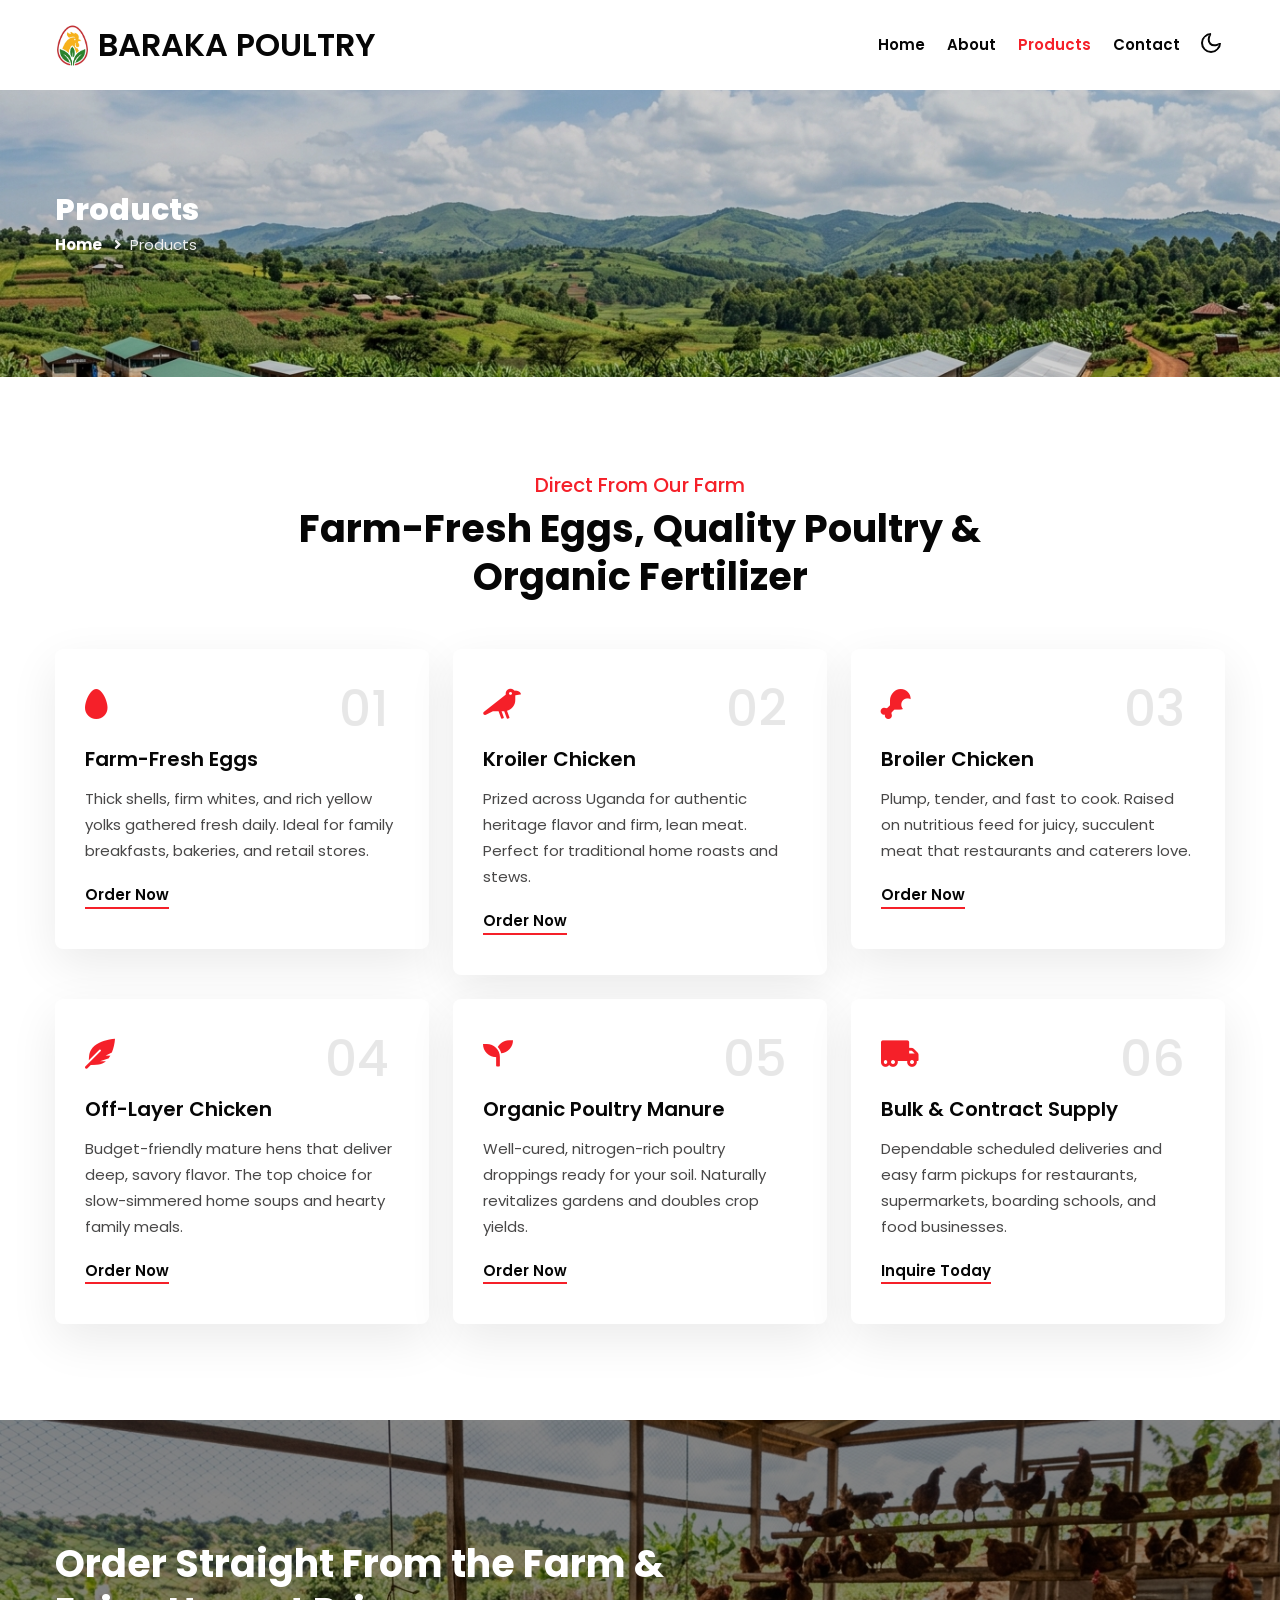
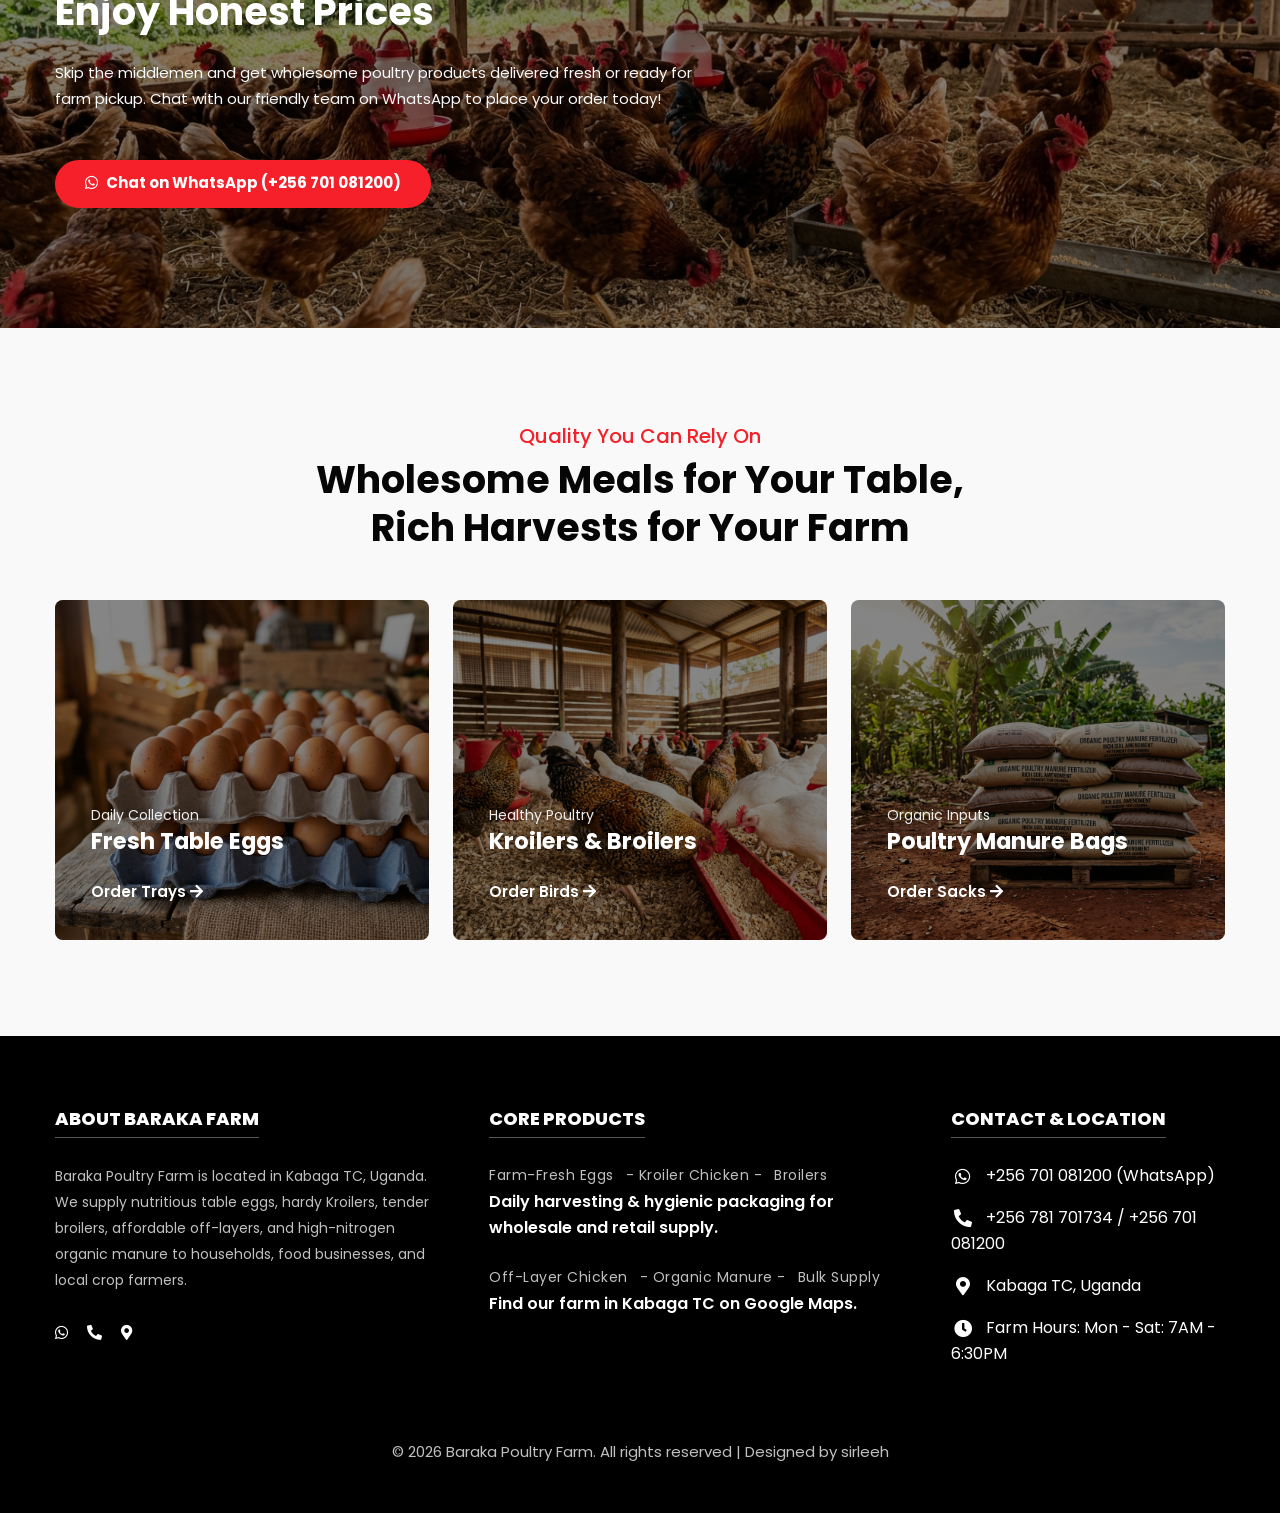
<file: products.html>
<!--
Author: W3layouts
Author URL: http://w3layouts.com
-->
<!doctype html>
<html lang="en">

<head>
    <!-- Required meta tags -->
    <meta charset="utf-8">
    <meta name="viewport" content="width=device-width, initial-scale=1">
    <title>Our Products - Baraka Poultry Farm</title>
    <!-- Google fonts -->
    <link href="//fonts.googleapis.com/css2?family=Poppins:wght@100;200;300;400;500;600;700;800;900&display=swap"
        rel="stylesheet">
    <!-- Template CSS Style link -->
    <link rel="stylesheet" href="assets/css/style-starter.css">
</head>

<body>
    <!-- header -->
    <header id="site-header" class="fixed-top">
        <div class="container">
            <nav class="navbar navbar-expand-lg navbar-light">
                <a class="navbar-brand" href="index.html">
                    <img src="assets/images/logo-icon.png" alt="Baraka Poultry Farm Logo" class="me-2" style="height: 42px; width: auto; vertical-align: middle; margin-top: -4px;">Baraka Poultry
                </a>
                <button class="navbar-toggler collapsed" type="button" data-bs-toggle="collapse"
                    data-bs-target="#navbarScroll" aria-controls="navbarScroll" aria-expanded="false"
                    aria-label="Toggle navigation">
                    <span class="navbar-toggler-icon fa icon-expand fa-bars"></span>
                    <span class="navbar-toggler-icon fa icon-close fa-times"></span>
                </button>
                <div class="collapse navbar-collapse" id="navbarScroll">
                    <ul class="navbar-nav ms-auto my-2 my-lg-0 navbar-nav-scroll">
                        <li class="nav-item">
                            <a class="nav-link" aria-current="page" href="index.html">Home</a>
                        </li>
                        <li class="nav-item">
                            <a class="nav-link" href="about.html">About</a>
                        </li>
                        <li class="nav-item">
                            <a class="nav-link active" href="products.html">Products</a>
                        </li>
                        <li class="nav-item">
                            <a class="nav-link" href="contact.html">Contact</a>
                        </li>
                    </ul>
                </div>
                <!-- toggle switch for light and dark theme -->
                <div class="cont-ser-position">
                    <nav class="navigation">
                        <div class="theme-switch-wrapper">
                            <label class="theme-switch" for="checkbox">
                                <input type="checkbox" id="checkbox">
                                <div class="mode-container">
                                    <i class="gg-sun"></i>
                                    <i class="gg-moon"></i>
                                </div>
                            </label>
                        </div>
                    </nav>
                </div>
                <!-- //toggle switch for light and dark theme -->
            </nav>
        </div>
    </header>
    <!-- //header -->

    <!-- inner banner -->
    <section class="inner-banner py-5">
        <div class="w3l-breadcrumb py-lg-5">
            <div class="container pt-5 pb-sm-4">
                <h4 class="inner-text-title font-weight-bold pt-sm-5 pt-4">Products</h4>
                <ul class="breadcrumbs-custom-path">
                    <li><a href="index.html">Home</a></li>
                    <li class="active"><i class="fas fa-angle-right mx-2"></i>Products</li>
                </ul>
            </div>
        </div>
    </section>
    <!-- //inner banner -->

    <!-- home page service grids -->
    <section class="home-services py-5" id="products">
        <div class="container py-lg-5 py-md-4 py-2">
            <div class="title-main text-center mx-auto mb-md-5 mb-4" style="max-width:700px;">
                <h5 class="small-title mb-2">Direct From Our Farm</h5>
                <h3 class="title-style">Farm-Fresh Eggs, Quality Poultry & Organic Fertilizer</h3>
            </div>
            <div class="row justify-content-center">
                <div class="col-lg-4 col-md-6">
                    <div class="box-wrap">
                        <div class="icon">
                            <i class="fas fa-egg"></i>
                        </div>
                        <h4 class="number">01</h4>
                        <h4><a href="contact.html">Farm-Fresh Eggs</a></h4>
                        <p>Thick shells, firm whites, and rich yellow yolks gathered fresh daily. Ideal for family breakfasts, bakeries, and retail stores.</p>
                        <a href="contact.html" class="read">Order Now</a>
                    </div>
                </div>
                <div class="col-lg-4 col-md-6 mt-md-0 mt-4">
                    <div class="box-wrap">
                        <div class="icon">
                            <i class="fas fa-crow"></i>
                        </div>
                        <h4 class="number">02</h4>
                        <h4><a href="contact.html">Kroiler Chicken</a></h4>
                        <p>Prized across Uganda for authentic heritage flavor and firm, lean meat. Perfect for traditional home roasts and stews.</p>
                        <a href="contact.html" class="read">Order Now</a>
                    </div>
                </div>
                <div class="col-lg-4 col-md-6 mt-lg-0 mt-4">
                    <div class="box-wrap">
                        <div class="icon">
                            <i class="fas fa-drumstick-bite"></i>
                        </div>
                        <h4 class="number">03</h4>
                        <h4><a href="contact.html">Broiler Chicken</a></h4>
                        <p>Plump, tender, and fast to cook. Raised on nutritious feed for juicy, succulent meat that restaurants and caterers love.</p>
                        <a href="contact.html" class="read">Order Now</a>
                    </div>
                </div>
                <div class="col-lg-4 col-md-6 mt-4">
                    <div class="box-wrap">
                        <div class="icon">
                            <i class="fas fa-feather-alt"></i>
                        </div>
                        <h4 class="number">04</h4>
                        <h4><a href="contact.html">Off-Layer Chicken</a></h4>
                        <p>Budget-friendly mature hens that deliver deep, savory flavor. The top choice for slow-simmered home soups and hearty family meals.</p>
                        <a href="contact.html" class="read">Order Now</a>
                    </div>
                </div>
                <div class="col-lg-4 col-md-6 mt-4">
                    <div class="box-wrap">
                        <div class="icon">
                            <i class="fas fa-seedling"></i>
                        </div>
                        <h4 class="number">05</h4>
                        <h4><a href="contact.html">Organic Poultry Manure</a></h4>
                        <p>Well-cured, nitrogen-rich poultry droppings ready for your soil. Naturally revitalizes gardens and doubles crop yields.</p>
                        <a href="contact.html" class="read">Order Now</a>
                    </div>
                </div>
                <div class="col-lg-4 col-md-6 mt-4">
                    <div class="box-wrap">
                        <div class="icon">
                            <i class="fas fa-truck-moving"></i>
                        </div>
                        <h4 class="number">06</h4>
                        <h4><a href="contact.html">Bulk & Contract Supply</a></h4>
                        <p>Dependable scheduled deliveries and easy farm pickups for restaurants, supermarkets, boarding schools, and food businesses.</p>
                        <a href="contact.html" class="read">Inquire Today</a>
                    </div>
                </div>
            </div>
        </div>
    </section>
    <!-- //home page service grids -->

    <!-- content block -->
    <section class="w3l-content1 py-5">
        <div class="container py-md-5 py-sm-4 py-2">
            <div class="row py-4">
                <div class="col-lg-7">
                    <h3 class="title-style text-white">Order Straight From the Farm & Enjoy Honest Prices</h3>
                    <p class="mt-4 text-light">Skip the middlemen and get wholesome poultry products delivered fresh or ready for farm pickup. Chat with our friendly team on WhatsApp to place your order today!</p>
                    <a href="https://wa.me/256701081200" target="_blank" class="btn btn-style mt-md-5 mt-4"><i class="fab fa-whatsapp me-2"></i>Chat on WhatsApp (+256 701 081200)</a>
                </div>
            </div>
        </div>
    </section>
    <!-- //content block -->

    <!-- 3grids with bg-image section -->
    <div class="w3l-homeblock3 py-5">
        <div class="container py-lg-5 py-md-4 py-2">
            <div class="title-main text-center mx-auto mb-md-5 mb-4" style="max-width:700px;">
                <h5 class="small-title mb-2">Quality You Can Rely On</h5>
                <h3 class="title-style">Wholesome Meals for Your Table, Rich Harvests for Your Farm</h3>
            </div>
            <div class="row justify-content-center">
                <div class="col-lg-4 col-md-6">
                    <div class="top-pic1">
                        <div class="card-body blog-details">
                            <span class="meta-value">Daily Collection</span>
                            <a href="contact.html" class="blog-desc">Fresh Table Eggs
                            </a>
                            <a href="contact.html" class="btn btn-style-primary btn-style text-white mt-4">Order
                                Trays<i class="fas fa-arrow-right ms-1"></i></a>
                        </div>
                    </div>
                </div>
                <div class="col-lg-4 col-md-6 mt-md-0 mt-4">
                    <div class="top-pic2">
                        <div class="card-body blog-details">
                            <span class="meta-value">Healthy Poultry</span>
                            <a href="contact.html" class="blog-desc">Kroilers & Broilers
                            </a>
                            <a href="contact.html" class="btn btn-style-primary btn-style text-white mt-4">Order
                                Birds<i class="fas fa-arrow-right ms-1"></i></a>
                        </div>
                    </div>
                </div>
                <div class="col-lg-4 col-md-6 mt-lg-0 mt-4">
                    <div class="top-pic3">
                        <div class="card-body blog-details">
                            <span class="meta-value"> Organic Inputs </span>
                            <a href="contact.html" class="blog-desc">Poultry Manure Bags
                            </a>
                            <a href="contact.html" class="btn btn-style-primary btn-style text-white mt-4">Order
                                Sacks<i class="fas fa-arrow-right ms-1"></i></a>
                        </div>
                    </div>
                </div>
            </div>
        </div>
    </div>
    <!-- //3grids with bg-image section -->

    <!-- footer -->
    <footer class="w3l-footer py-5">
        <div class="container pt-4">
            <div class="row">
                <div class="col-lg-4 sub-one-left">
                    <h6>About Baraka Farm</h6>
                    <p>Baraka Poultry Farm is located in Kabaga TC, Uganda. We supply nutritious table eggs, hardy Kroilers, tender broilers, affordable off-layers, and high-nitrogen organic manure to households, food businesses, and local crop farmers.</p>
                    <ul class="social mt-4 pt-lg-1">
                        <li><a href="https://wa.me/256701081200" target="_blank" title="WhatsApp"><span class="fab fa-whatsapp"></span></a></li>
                        <li><a href="tel:+256701081200" title="Call Us"><span class="fas fa-phone-alt"></span></a></li>
                        <li><a href="https://maps.app.goo.gl/EP5DCEr6JaQUYXWw6" target="_blank" title="Google Maps"><span class="fas fa-map-marker-alt"></span></a></li>
                    </ul>
                </div>
                <div class="col-lg-5 col-md-6 mt-lg-0 mt-5 px-lg-5 sub-two-right">
                    <h6>Core Products</h6>
                    <div class="footer-post">
                        <ul>
                            <li><a href="products.html">Farm-Fresh Eggs</a></li>
                            <li class="mx-2"><a href="products.html">- Kroiler Chicken -</a></li>
                            <li><a href="products.html">Broilers</a></li>
                        </ul>
                        <p class="post-footer"><a href="products.html">Daily harvesting & hygienic packaging for wholesale and retail supply.</a></p>
                    </div>
                    <div class="footer-post mt-4">
                        <ul>
                            <li><a href="products.html">Off-Layer Chicken</a></li>
                            <li class="mx-2"><a href="products.html">- Organic Manure -</a></li>
                            <li><a href="contact.html">Bulk Supply</a></li>
                        </ul>
                        <p class="post-footer"><a href="https://maps.app.goo.gl/EP5DCEr6JaQUYXWw6" target="_blank">Find our farm in Kabaga TC on Google Maps.</a>
                        </p>
                    </div>
                </div>
                <div class="col-lg-3 col-md-6 mt-lg-0 mt-5 sub-one-left">
                    <h6>Contact & Location</h6>
                    <div class="column2">
                        <div class="href1"><span class="fab fa-whatsapp"></span><a
                                href="https://wa.me/256701081200" target="_blank">+256 701 081200 (WhatsApp)</a>
                        </div>
                        <div class="href2 my-3"><span class="fas fa-phone-alt"></span><a
                                href="tel:+256781701734">+256 781 701734 / +256 701 081200</a>
                        </div>
                        <div>
                            <p class="contact-para mb-3"><span class="fas fa-map-marker-alt"></span><a href="https://maps.app.goo.gl/EP5DCEr6JaQUYXWw6" target="_blank" style="color: inherit;">Kabaga TC, Uganda</a></p>
                        </div>
                        <div>
                            <p class="contact-para"><span class="fas fa-clock"></span>Farm Hours: Mon - Sat: 7AM - 6:30PM</p>
                        </div>
                    </div>
                </div>
            </div>
            <div class="copyright-footer text-center mt-5 pt-sm-4 pt-2">
                <p>&copy; 2026 Baraka Poultry Farm. All rights reserved | Designed by sirleeh
                </p>
            </div>
        </div>
    </footer>
    <!-- //footer -->

    <!-- Js scripts -->
    <!-- move top -->
    <button onclick="topFunction()" id="movetop" title="Go to top">
        <span class="fas fa-level-up-alt" aria-hidden="true"></span>
    </button>
    <script>
        // When the user scrolls down 20px from the top of the document, show the button
        window.onscroll = function () {
            scrollFunction()
        };

        function scrollFunction() {
            if (document.body.scrollTop > 20 || document.documentElement.scrollTop > 20) {
                document.getElementById("movetop").style.display = "block";
            } else {
                document.getElementById("movetop").style.display = "none";
            }
        }

        // When the user clicks on the button, scroll to the top of the document
        function topFunction() {
            document.body.scrollTop = 0;
            document.documentElement.scrollTop = 0;
        }
    </script>
    <!-- //move top -->

    <!-- common jquery plugin -->
    <script src="assets/js/jquery-3.3.1.min.js"></script>
    <!-- //common jquery plugin -->

    <!-- theme switch js (light and dark)-->
    <script src="assets/js/theme-change.js"></script>
    <!-- //theme switch js (light and dark)-->

    <!-- MENU-JS -->
    <script>
        $(window).on("scroll", function () {
            var scroll = $(window).scrollTop();

            if (scroll >= 80) {
                $("#site-header").addClass("nav-fixed");
            } else {
                $("#site-header").removeClass("nav-fixed");
            }
        });

        //Main navigation Active Class Add Remove
        $(".navbar-toggler").on("click", function () {
            $("header").toggleClass("active");
        });
        $(document).on("ready", function () {
            if ($(window).width() > 991) {
                $("header").removeClass("active");
            }
            $(window).on("resize", function () {
                if ($(window).width() > 991) {
                    $("header").removeClass("active");
                }
            });
        });
    </script>
    <!-- //MENU-JS -->

    <!-- disable body scroll which navbar is in active -->
    <script>
        $(function () {
            $('.navbar-toggler').click(function () {
                $('body').toggleClass('noscroll');
            })
        });
    </script>
    <!-- //disable body scroll which navbar is in active -->

    <!-- bootstrap -->
    <script src="assets/js/bootstrap.min.js"></script>
    <!-- //bootstrap -->
    <!-- //Js scripts -->
</body>

</html>
</file>
<file: assets/css/style-starter.css>
@charset "UTF-8";

/*--
Author: W3layouts
Author URL: http://w3layouts.com
--*/
/*!
 * Bootstrap v5.0.1 (https://getbootstrap.com/)
 * Copyright 2011-2021 The Bootstrap Authors
 * Copyright 2011-2021 Twitter, Inc.
 * Licensed under MIT (https://github.com/twbs/bootstrap/blob/main/LICENSE)
 */
:root {
  --bs-blue: #0d6efd;
  --bs-indigo: #6610f2;
  --bs-purple: #6f42c1;
  --bs-pink: #d63384;
  --bs-red: #dc3545;
  --bs-orange: #fd7e14;
  --bs-yellow: #ffc107;
  --bs-green: #198754;
  --bs-teal: #20c997;
  --bs-cyan: #0dcaf0;
  --bs-white: #fff;
  --bs-gray: #6c757d;
  --bs-gray-dark: #343a40;
  --bs-primary: #0d6efd;
  --bs-secondary: #6c757d;
  --bs-success: #198754;
  --bs-info: #0dcaf0;
  --bs-warning: #ffc107;
  --bs-danger: #dc3545;
  --bs-light: #f8f9fa;
  --bs-dark: #212529;
  --bs-font-sans-serif: system-ui, -apple-system, "Segoe UI", Roboto, "Helvetica Neue", Arial, "Noto Sans", "Liberation Sans", sans-serif, "Apple Color Emoji", "Segoe UI Emoji", "Segoe UI Symbol", "Noto Color Emoji";
  --bs-font-monospace: SFMono-Regular, Menlo, Monaco, Consolas, "Liberation Mono", "Courier New", monospace;
  --bs-gradient: linear-gradient(180deg, rgba(255, 255, 255, 0.15), rgba(255, 255, 255, 0));
}

*,
*::before,
*::after {
  box-sizing: border-box;
}

@media (prefers-reduced-motion: no-preference) {
  :root {
    scroll-behavior: smooth;
  }
}

body {
  margin: 0;
  font-family: var(--bs-font-sans-serif);
  font-size: 1rem;
  font-weight: 400;
  line-height: 1.5;
  color: #212529;
  background-color: #fff;
  -webkit-text-size-adjust: 100%;
  -webkit-tap-highlight-color: rgba(0, 0, 0, 0);
}

hr {
  margin: 1rem 0;
  color: inherit;
  background-color: currentColor;
  border: 0;
  opacity: 0.25;
}

hr:not([size]) {
  height: 1px;
}

h6,
.h6,
h5,
.h5,
h4,
.h4,
h3,
.h3,
h2,
.h2,
h1,
.h1 {
  margin-top: 0;
  margin-bottom: 0.5rem;
  font-weight: 500;
  line-height: 1.2;
}

h1,
.h1 {
  font-size: calc(1.375rem + 1.5vw);
}

@media (min-width: 1200px) {

  h1,
  .h1 {
    font-size: 2.5rem;
  }
}

h2,
.h2 {
  font-size: calc(1.325rem + 0.9vw);
}

@media (min-width: 1200px) {

  h2,
  .h2 {
    font-size: 2rem;
  }
}

h3,
.h3 {
  font-size: calc(1.3rem + 0.6vw);
}

@media (min-width: 1200px) {

  h3,
  .h3 {
    font-size: 1.75rem;
  }
}

h4,
.h4 {
  font-size: calc(1.275rem + 0.3vw);
}

@media (min-width: 1200px) {

  h4,
  .h4 {
    font-size: 1.5rem;
  }
}

h5,
.h5 {
  font-size: 1.25rem;
}

h6,
.h6 {
  font-size: 1rem;
}

p {
  margin-top: 0;
  margin-bottom: 1rem;
}

abbr[title],
abbr[data-bs-original-title] {
  -webkit-text-decoration: underline dotted;
  text-decoration: underline dotted;
  cursor: help;
  -webkit-text-decoration-skip-ink: none;
  text-decoration-skip-ink: none;
}

address {
  margin-bottom: 1rem;
  font-style: normal;
  line-height: inherit;
}

ol,
ul {
  padding-left: 2rem;
}

ol,
ul,
dl {
  margin-top: 0;
  margin-bottom: 1rem;
}

ol ol,
ul ul,
ol ul,
ul ol {
  margin-bottom: 0;
}

dt {
  font-weight: 700;
}

dd {
  margin-bottom: 0.5rem;
  margin-left: 0;
}

blockquote {
  margin: 0 0 1rem;
}

b,
strong {
  font-weight: bolder;
}

small,
.small {
  font-size: 0.875em;
}

mark,
.mark {
  padding: 0.2em;
  background-color: #fcf8e3;
}

sub,
sup {
  position: relative;
  font-size: 0.75em;
  line-height: 0;
  vertical-align: baseline;
}

sub {
  bottom: -0.25em;
}

sup {
  top: -0.5em;
}

a {
  color: #0d6efd;
  text-decoration: underline;
}

a:hover {
  color: #0a58ca;
}

a:not([href]):not([class]),
a:not([href]):not([class]):hover {
  color: inherit;
  text-decoration: none;
}

pre,
code,
kbd,
samp {
  font-family: var(--bs-font-monospace);
  font-size: 1em;
  direction: ltr;
  /* rtl:ignore */
  unicode-bidi: bidi-override;
}

pre {
  display: block;
  margin-top: 0;
  margin-bottom: 1rem;
  overflow: auto;
  font-size: 0.875em;
}

pre code {
  font-size: inherit;
  color: inherit;
  word-break: normal;
}

code {
  font-size: 0.875em;
  color: #d63384;
  word-wrap: break-word;
}

a>code {
  color: inherit;
}

kbd {
  padding: 0.2rem 0.4rem;
  font-size: 0.875em;
  color: #fff;
  background-color: #212529;
  border-radius: 0.2rem;
}

kbd kbd {
  padding: 0;
  font-size: 1em;
  font-weight: 700;
}

figure {
  margin: 0 0 1rem;
}

img,
svg {
  vertical-align: middle;
}

table {
  caption-side: bottom;
  border-collapse: collapse;
}

caption {
  padding-top: 0.5rem;
  padding-bottom: 0.5rem;
  color: #6c757d;
  text-align: left;
}

th {
  text-align: inherit;
  text-align: -webkit-match-parent;
}

thead,
tbody,
tfoot,
tr,
td,
th {
  border-color: inherit;
  border-style: solid;
  border-width: 0;
}

label {
  display: inline-block;
}

button {
  border-radius: 0;
}

button:focus:not(:focus-visible) {
  outline: 0;
}

input,
button,
select,
optgroup,
textarea {
  margin: 0;
  font-family: inherit;
  font-size: inherit;
  line-height: inherit;
}

button,
select {
  text-transform: none;
}

[role=button] {
  cursor: pointer;
}

select {
  word-wrap: normal;
}

select:disabled {
  opacity: 1;
}

[list]::-webkit-calendar-picker-indicator {
  display: none;
}

button,
[type=button],
[type=reset],
[type=submit] {
  -webkit-appearance: button;
}

button:not(:disabled),
[type=button]:not(:disabled),
[type=reset]:not(:disabled),
[type=submit]:not(:disabled) {
  cursor: pointer;
}

::-moz-focus-inner {
  padding: 0;
  border-style: none;
}

textarea {
  resize: vertical;
}

fieldset {
  min-width: 0;
  padding: 0;
  margin: 0;
  border: 0;
}

legend {
  float: left;
  width: 100%;
  padding: 0;
  margin-bottom: 0.5rem;
  font-size: calc(1.275rem + 0.3vw);
  line-height: inherit;
}

@media (min-width: 1200px) {
  legend {
    font-size: 1.5rem;
  }
}

legend+* {
  clear: left;
}

::-webkit-datetime-edit-fields-wrapper,
::-webkit-datetime-edit-text,
::-webkit-datetime-edit-minute,
::-webkit-datetime-edit-hour-field,
::-webkit-datetime-edit-day-field,
::-webkit-datetime-edit-month-field,
::-webkit-datetime-edit-year-field {
  padding: 0;
}

::-webkit-inner-spin-button {
  height: auto;
}

[type=search] {
  outline-offset: -2px;
  -webkit-appearance: textfield;
}

/* rtl:raw:
[type="tel"],
[type="url"],
[type="email"],
[type="number"] {
  direction: ltr;
}
*/
::-webkit-search-decoration {
  -webkit-appearance: none;
}

::-webkit-color-swatch-wrapper {
  padding: 0;
}

::file-selector-button {
  font: inherit;
}

::-webkit-file-upload-button {
  font: inherit;
  -webkit-appearance: button;
}

output {
  display: inline-block;
}

iframe {
  border: 0;
}

summary {
  display: list-item;
  cursor: pointer;
}

progress {
  vertical-align: baseline;
}

[hidden] {
  display: none !important;
}

.lead {
  font-size: 1.25rem;
  font-weight: 300;
}

.display-1 {
  font-size: calc(1.625rem + 4.5vw);
  font-weight: 300;
  line-height: 1.2;
}

@media (min-width: 1200px) {
  .display-1 {
    font-size: 5rem;
  }
}

.display-2 {
  font-size: calc(1.575rem + 3.9vw);
  font-weight: 300;
  line-height: 1.2;
}

@media (min-width: 1200px) {
  .display-2 {
    font-size: 4.5rem;
  }
}

.display-3 {
  font-size: calc(1.525rem + 3.3vw);
  font-weight: 300;
  line-height: 1.2;
}

@media (min-width: 1200px) {
  .display-3 {
    font-size: 4rem;
  }
}

.display-4 {
  font-size: calc(1.475rem + 2.7vw);
  font-weight: 300;
  line-height: 1.2;
}

@media (min-width: 1200px) {
  .display-4 {
    font-size: 3.5rem;
  }
}

.display-5 {
  font-size: calc(1.425rem + 2.1vw);
  font-weight: 300;
  line-height: 1.2;
}

@media (min-width: 1200px) {
  .display-5 {
    font-size: 3rem;
  }
}

.display-6 {
  font-size: calc(1.375rem + 1.5vw);
  font-weight: 300;
  line-height: 1.2;
}

@media (min-width: 1200px) {
  .display-6 {
    font-size: 2.5rem;
  }
}

.list-unstyled {
  padding-left: 0;
  list-style: none;
}

.list-inline {
  padding-left: 0;
  list-style: none;
}

.list-inline-item {
  display: inline-block;
}

.list-inline-item:not(:last-child) {
  margin-right: 0.5rem;
}

.initialism {
  font-size: 0.875em;
  text-transform: uppercase;
}

.blockquote {
  margin-bottom: 1rem;
  font-size: 1.25rem;
}

.blockquote> :last-child {
  margin-bottom: 0;
}

.blockquote-footer {
  margin-top: -1rem;
  margin-bottom: 1rem;
  font-size: 0.875em;
  color: #6c757d;
}

.blockquote-footer::before {
  content: "— ";
}

.img-fluid {
  max-width: 100%;
  height: auto;
}

.img-thumbnail {
  padding: 0.25rem;
  background-color: #fff;
  border: 1px solid #dee2e6;
  border-radius: 0.25rem;
  max-width: 100%;
  height: auto;
}

.figure {
  display: inline-block;
}

.figure-img {
  margin-bottom: 0.5rem;
  line-height: 1;
}

.figure-caption {
  font-size: 0.875em;
  color: #6c757d;
}

.container,
.container-fluid,
.container-xxl,
.container-xl,
.container-lg,
.container-md,
.container-sm {
  width: 100%;
  padding-right: var(--bs-gutter-x, 0.75rem);
  padding-left: var(--bs-gutter-x, 0.75rem);
  margin-right: auto;
  margin-left: auto;
}

@media (min-width: 576px) {

  .container-sm,
  .container {
    max-width: 540px;
  }
}

@media (min-width: 768px) {

  .container-md,
  .container-sm,
  .container {
    max-width: 720px;
  }
}

@media (min-width: 992px) {

  .container-lg,
  .container-md,
  .container-sm,
  .container {
    max-width: 960px;
  }
}

@media (min-width: 1200px) {

  .container-xl,
  .container-lg,
  .container-md,
  .container-sm,
  .container {
    max-width: 1140px;
  }
}

@media (min-width: 1400px) {

  .container-xxl,
  .container-xl,
  .container-lg,
  .container-md,
  .container-sm,
  .container {
    max-width: 1320px;
  }
}

.row {
  --bs-gutter-x: 1.5rem;
  --bs-gutter-y: 0;
  display: flex;
  flex-wrap: wrap;
  margin-top: calc(var(--bs-gutter-y) * -1);
  margin-right: calc(var(--bs-gutter-x) / -2);
  margin-left: calc(var(--bs-gutter-x) / -2);
}

.row>* {
  flex-shrink: 0;
  width: 100%;
  max-width: 100%;
  padding-right: calc(var(--bs-gutter-x) / 2);
  padding-left: calc(var(--bs-gutter-x) / 2);
  margin-top: var(--bs-gutter-y);
}

.col {
  flex: 1 0 0%;
}

.row-cols-auto>* {
  flex: 0 0 auto;
  width: auto;
}

.row-cols-1>* {
  flex: 0 0 auto;
  width: 100%;
}

.row-cols-2>* {
  flex: 0 0 auto;
  width: 50%;
}

.row-cols-3>* {
  flex: 0 0 auto;
  width: 33.3333333333%;
}

.row-cols-4>* {
  flex: 0 0 auto;
  width: 25%;
}

.row-cols-5>* {
  flex: 0 0 auto;
  width: 20%;
}

.row-cols-6>* {
  flex: 0 0 auto;
  width: 16.6666666667%;
}

.col-auto {
  flex: 0 0 auto;
  width: auto;
}

.col-1 {
  flex: 0 0 auto;
  width: 8.3333333333%;
}

.col-2 {
  flex: 0 0 auto;
  width: 16.6666666667%;
}

.col-3 {
  flex: 0 0 auto;
  width: 25%;
}

.col-4 {
  flex: 0 0 auto;
  width: 33.3333333333%;
}

.col-5 {
  flex: 0 0 auto;
  width: 41.6666666667%;
}

.col-6 {
  flex: 0 0 auto;
  width: 50%;
}

.col-7 {
  flex: 0 0 auto;
  width: 58.3333333333%;
}

.col-8 {
  flex: 0 0 auto;
  width: 66.6666666667%;
}

.col-9 {
  flex: 0 0 auto;
  width: 75%;
}

.col-10 {
  flex: 0 0 auto;
  width: 83.3333333333%;
}

.col-11 {
  flex: 0 0 auto;
  width: 91.6666666667%;
}

.col-12 {
  flex: 0 0 auto;
  width: 100%;
}

.offset-1 {
  margin-left: 8.3333333333%;
}

.offset-2 {
  margin-left: 16.6666666667%;
}

.offset-3 {
  margin-left: 25%;
}

.offset-4 {
  margin-left: 33.3333333333%;
}

.offset-5 {
  margin-left: 41.6666666667%;
}

.offset-6 {
  margin-left: 50%;
}

.offset-7 {
  margin-left: 58.3333333333%;
}

.offset-8 {
  margin-left: 66.6666666667%;
}

.offset-9 {
  margin-left: 75%;
}

.offset-10 {
  margin-left: 83.3333333333%;
}

.offset-11 {
  margin-left: 91.6666666667%;
}

.g-0,
.gx-0 {
  --bs-gutter-x: 0;
}

.g-0,
.gy-0 {
  --bs-gutter-y: 0;
}

.g-1,
.gx-1 {
  --bs-gutter-x: 0.25rem;
}

.g-1,
.gy-1 {
  --bs-gutter-y: 0.25rem;
}

.g-2,
.gx-2 {
  --bs-gutter-x: 0.5rem;
}

.g-2,
.gy-2 {
  --bs-gutter-y: 0.5rem;
}

.g-3,
.gx-3 {
  --bs-gutter-x: 1rem;
}

.g-3,
.gy-3 {
  --bs-gutter-y: 1rem;
}

.g-4,
.gx-4 {
  --bs-gutter-x: 1.5rem;
}

.g-4,
.gy-4 {
  --bs-gutter-y: 1.5rem;
}

.g-5,
.gx-5 {
  --bs-gutter-x: 3rem;
}

.g-5,
.gy-5 {
  --bs-gutter-y: 3rem;
}

@media (min-width: 576px) {
  .col-sm {
    flex: 1 0 0%;
  }

  .row-cols-sm-auto>* {
    flex: 0 0 auto;
    width: auto;
  }

  .row-cols-sm-1>* {
    flex: 0 0 auto;
    width: 100%;
  }

  .row-cols-sm-2>* {
    flex: 0 0 auto;
    width: 50%;
  }

  .row-cols-sm-3>* {
    flex: 0 0 auto;
    width: 33.3333333333%;
  }

  .row-cols-sm-4>* {
    flex: 0 0 auto;
    width: 25%;
  }

  .row-cols-sm-5>* {
    flex: 0 0 auto;
    width: 20%;
  }

  .row-cols-sm-6>* {
    flex: 0 0 auto;
    width: 16.6666666667%;
  }

  .col-sm-auto {
    flex: 0 0 auto;
    width: auto;
  }

  .col-sm-1 {
    flex: 0 0 auto;
    width: 8.3333333333%;
  }

  .col-sm-2 {
    flex: 0 0 auto;
    width: 16.6666666667%;
  }

  .col-sm-3 {
    flex: 0 0 auto;
    width: 25%;
  }

  .col-sm-4 {
    flex: 0 0 auto;
    width: 33.3333333333%;
  }

  .col-sm-5 {
    flex: 0 0 auto;
    width: 41.6666666667%;
  }

  .col-sm-6 {
    flex: 0 0 auto;
    width: 50%;
  }

  .col-sm-7 {
    flex: 0 0 auto;
    width: 58.3333333333%;
  }

  .col-sm-8 {
    flex: 0 0 auto;
    width: 66.6666666667%;
  }

  .col-sm-9 {
    flex: 0 0 auto;
    width: 75%;
  }

  .col-sm-10 {
    flex: 0 0 auto;
    width: 83.3333333333%;
  }

  .col-sm-11 {
    flex: 0 0 auto;
    width: 91.6666666667%;
  }

  .col-sm-12 {
    flex: 0 0 auto;
    width: 100%;
  }

  .offset-sm-0 {
    margin-left: 0;
  }

  .offset-sm-1 {
    margin-left: 8.3333333333%;
  }

  .offset-sm-2 {
    margin-left: 16.6666666667%;
  }

  .offset-sm-3 {
    margin-left: 25%;
  }

  .offset-sm-4 {
    margin-left: 33.3333333333%;
  }

  .offset-sm-5 {
    margin-left: 41.6666666667%;
  }

  .offset-sm-6 {
    margin-left: 50%;
  }

  .offset-sm-7 {
    margin-left: 58.3333333333%;
  }

  .offset-sm-8 {
    margin-left: 66.6666666667%;
  }

  .offset-sm-9 {
    margin-left: 75%;
  }

  .offset-sm-10 {
    margin-left: 83.3333333333%;
  }

  .offset-sm-11 {
    margin-left: 91.6666666667%;
  }

  .g-sm-0,
  .gx-sm-0 {
    --bs-gutter-x: 0;
  }

  .g-sm-0,
  .gy-sm-0 {
    --bs-gutter-y: 0;
  }

  .g-sm-1,
  .gx-sm-1 {
    --bs-gutter-x: 0.25rem;
  }

  .g-sm-1,
  .gy-sm-1 {
    --bs-gutter-y: 0.25rem;
  }

  .g-sm-2,
  .gx-sm-2 {
    --bs-gutter-x: 0.5rem;
  }

  .g-sm-2,
  .gy-sm-2 {
    --bs-gutter-y: 0.5rem;
  }

  .g-sm-3,
  .gx-sm-3 {
    --bs-gutter-x: 1rem;
  }

  .g-sm-3,
  .gy-sm-3 {
    --bs-gutter-y: 1rem;
  }

  .g-sm-4,
  .gx-sm-4 {
    --bs-gutter-x: 1.5rem;
  }

  .g-sm-4,
  .gy-sm-4 {
    --bs-gutter-y: 1.5rem;
  }

  .g-sm-5,
  .gx-sm-5 {
    --bs-gutter-x: 3rem;
  }

  .g-sm-5,
  .gy-sm-5 {
    --bs-gutter-y: 3rem;
  }
}

@media (min-width: 768px) {
  .col-md {
    flex: 1 0 0%;
  }

  .row-cols-md-auto>* {
    flex: 0 0 auto;
    width: auto;
  }

  .row-cols-md-1>* {
    flex: 0 0 auto;
    width: 100%;
  }

  .row-cols-md-2>* {
    flex: 0 0 auto;
    width: 50%;
  }

  .row-cols-md-3>* {
    flex: 0 0 auto;
    width: 33.3333333333%;
  }

  .row-cols-md-4>* {
    flex: 0 0 auto;
    width: 25%;
  }

  .row-cols-md-5>* {
    flex: 0 0 auto;
    width: 20%;
  }

  .row-cols-md-6>* {
    flex: 0 0 auto;
    width: 16.6666666667%;
  }

  .col-md-auto {
    flex: 0 0 auto;
    width: auto;
  }

  .col-md-1 {
    flex: 0 0 auto;
    width: 8.3333333333%;
  }

  .col-md-2 {
    flex: 0 0 auto;
    width: 16.6666666667%;
  }

  .col-md-3 {
    flex: 0 0 auto;
    width: 25%;
  }

  .col-md-4 {
    flex: 0 0 auto;
    width: 33.3333333333%;
  }

  .col-md-5 {
    flex: 0 0 auto;
    width: 41.6666666667%;
  }

  .col-md-6 {
    flex: 0 0 auto;
    width: 50%;
  }

  .col-md-7 {
    flex: 0 0 auto;
    width: 58.3333333333%;
  }

  .col-md-8 {
    flex: 0 0 auto;
    width: 66.6666666667%;
  }

  .col-md-9 {
    flex: 0 0 auto;
    width: 75%;
  }

  .col-md-10 {
    flex: 0 0 auto;
    width: 83.3333333333%;
  }

  .col-md-11 {
    flex: 0 0 auto;
    width: 91.6666666667%;
  }

  .col-md-12 {
    flex: 0 0 auto;
    width: 100%;
  }

  .offset-md-0 {
    margin-left: 0;
  }

  .offset-md-1 {
    margin-left: 8.3333333333%;
  }

  .offset-md-2 {
    margin-left: 16.6666666667%;
  }

  .offset-md-3 {
    margin-left: 25%;
  }

  .offset-md-4 {
    margin-left: 33.3333333333%;
  }

  .offset-md-5 {
    margin-left: 41.6666666667%;
  }

  .offset-md-6 {
    margin-left: 50%;
  }

  .offset-md-7 {
    margin-left: 58.3333333333%;
  }

  .offset-md-8 {
    margin-left: 66.6666666667%;
  }

  .offset-md-9 {
    margin-left: 75%;
  }

  .offset-md-10 {
    margin-left: 83.3333333333%;
  }

  .offset-md-11 {
    margin-left: 91.6666666667%;
  }

  .g-md-0,
  .gx-md-0 {
    --bs-gutter-x: 0;
  }

  .g-md-0,
  .gy-md-0 {
    --bs-gutter-y: 0;
  }

  .g-md-1,
  .gx-md-1 {
    --bs-gutter-x: 0.25rem;
  }

  .g-md-1,
  .gy-md-1 {
    --bs-gutter-y: 0.25rem;
  }

  .g-md-2,
  .gx-md-2 {
    --bs-gutter-x: 0.5rem;
  }

  .g-md-2,
  .gy-md-2 {
    --bs-gutter-y: 0.5rem;
  }

  .g-md-3,
  .gx-md-3 {
    --bs-gutter-x: 1rem;
  }

  .g-md-3,
  .gy-md-3 {
    --bs-gutter-y: 1rem;
  }

  .g-md-4,
  .gx-md-4 {
    --bs-gutter-x: 1.5rem;
  }

  .g-md-4,
  .gy-md-4 {
    --bs-gutter-y: 1.5rem;
  }

  .g-md-5,
  .gx-md-5 {
    --bs-gutter-x: 3rem;
  }

  .g-md-5,
  .gy-md-5 {
    --bs-gutter-y: 3rem;
  }
}

@media (min-width: 992px) {
  .col-lg {
    flex: 1 0 0%;
  }

  .row-cols-lg-auto>* {
    flex: 0 0 auto;
    width: auto;
  }

  .row-cols-lg-1>* {
    flex: 0 0 auto;
    width: 100%;
  }

  .row-cols-lg-2>* {
    flex: 0 0 auto;
    width: 50%;
  }

  .row-cols-lg-3>* {
    flex: 0 0 auto;
    width: 33.3333333333%;
  }

  .row-cols-lg-4>* {
    flex: 0 0 auto;
    width: 25%;
  }

  .row-cols-lg-5>* {
    flex: 0 0 auto;
    width: 20%;
  }

  .row-cols-lg-6>* {
    flex: 0 0 auto;
    width: 16.6666666667%;
  }

  .col-lg-auto {
    flex: 0 0 auto;
    width: auto;
  }

  .col-lg-1 {
    flex: 0 0 auto;
    width: 8.3333333333%;
  }

  .col-lg-2 {
    flex: 0 0 auto;
    width: 16.6666666667%;
  }

  .col-lg-3 {
    flex: 0 0 auto;
    width: 25%;
  }

  .col-lg-4 {
    flex: 0 0 auto;
    width: 33.3333333333%;
  }

  .col-lg-5 {
    flex: 0 0 auto;
    width: 41.6666666667%;
  }

  .col-lg-6 {
    flex: 0 0 auto;
    width: 50%;
  }

  .col-lg-7 {
    flex: 0 0 auto;
    width: 58.3333333333%;
  }

  .col-lg-8 {
    flex: 0 0 auto;
    width: 66.6666666667%;
  }

  .col-lg-9 {
    flex: 0 0 auto;
    width: 75%;
  }

  .col-lg-10 {
    flex: 0 0 auto;
    width: 83.3333333333%;
  }

  .col-lg-11 {
    flex: 0 0 auto;
    width: 91.6666666667%;
  }

  .col-lg-12 {
    flex: 0 0 auto;
    width: 100%;
  }

  .offset-lg-0 {
    margin-left: 0;
  }

  .offset-lg-1 {
    margin-left: 8.3333333333%;
  }

  .offset-lg-2 {
    margin-left: 16.6666666667%;
  }

  .offset-lg-3 {
    margin-left: 25%;
  }

  .offset-lg-4 {
    margin-left: 33.3333333333%;
  }

  .offset-lg-5 {
    margin-left: 41.6666666667%;
  }

  .offset-lg-6 {
    margin-left: 50%;
  }

  .offset-lg-7 {
    margin-left: 58.3333333333%;
  }

  .offset-lg-8 {
    margin-left: 66.6666666667%;
  }

  .offset-lg-9 {
    margin-left: 75%;
  }

  .offset-lg-10 {
    margin-left: 83.3333333333%;
  }

  .offset-lg-11 {
    margin-left: 91.6666666667%;
  }

  .g-lg-0,
  .gx-lg-0 {
    --bs-gutter-x: 0;
  }

  .g-lg-0,
  .gy-lg-0 {
    --bs-gutter-y: 0;
  }

  .g-lg-1,
  .gx-lg-1 {
    --bs-gutter-x: 0.25rem;
  }

  .g-lg-1,
  .gy-lg-1 {
    --bs-gutter-y: 0.25rem;
  }

  .g-lg-2,
  .gx-lg-2 {
    --bs-gutter-x: 0.5rem;
  }

  .g-lg-2,
  .gy-lg-2 {
    --bs-gutter-y: 0.5rem;
  }

  .g-lg-3,
  .gx-lg-3 {
    --bs-gutter-x: 1rem;
  }

  .g-lg-3,
  .gy-lg-3 {
    --bs-gutter-y: 1rem;
  }

  .g-lg-4,
  .gx-lg-4 {
    --bs-gutter-x: 1.5rem;
  }

  .g-lg-4,
  .gy-lg-4 {
    --bs-gutter-y: 1.5rem;
  }

  .g-lg-5,
  .gx-lg-5 {
    --bs-gutter-x: 3rem;
  }

  .g-lg-5,
  .gy-lg-5 {
    --bs-gutter-y: 3rem;
  }
}

@media (min-width: 1200px) {
  .col-xl {
    flex: 1 0 0%;
  }

  .row-cols-xl-auto>* {
    flex: 0 0 auto;
    width: auto;
  }

  .row-cols-xl-1>* {
    flex: 0 0 auto;
    width: 100%;
  }

  .row-cols-xl-2>* {
    flex: 0 0 auto;
    width: 50%;
  }

  .row-cols-xl-3>* {
    flex: 0 0 auto;
    width: 33.3333333333%;
  }

  .row-cols-xl-4>* {
    flex: 0 0 auto;
    width: 25%;
  }

  .row-cols-xl-5>* {
    flex: 0 0 auto;
    width: 20%;
  }

  .row-cols-xl-6>* {
    flex: 0 0 auto;
    width: 16.6666666667%;
  }

  .col-xl-auto {
    flex: 0 0 auto;
    width: auto;
  }

  .col-xl-1 {
    flex: 0 0 auto;
    width: 8.3333333333%;
  }

  .col-xl-2 {
    flex: 0 0 auto;
    width: 16.6666666667%;
  }

  .col-xl-3 {
    flex: 0 0 auto;
    width: 25%;
  }

  .col-xl-4 {
    flex: 0 0 auto;
    width: 33.3333333333%;
  }

  .col-xl-5 {
    flex: 0 0 auto;
    width: 41.6666666667%;
  }

  .col-xl-6 {
    flex: 0 0 auto;
    width: 50%;
  }

  .col-xl-7 {
    flex: 0 0 auto;
    width: 58.3333333333%;
  }

  .col-xl-8 {
    flex: 0 0 auto;
    width: 66.6666666667%;
  }

  .col-xl-9 {
    flex: 0 0 auto;
    width: 75%;
  }

  .col-xl-10 {
    flex: 0 0 auto;
    width: 83.3333333333%;
  }

  .col-xl-11 {
    flex: 0 0 auto;
    width: 91.6666666667%;
  }

  .col-xl-12 {
    flex: 0 0 auto;
    width: 100%;
  }

  .offset-xl-0 {
    margin-left: 0;
  }

  .offset-xl-1 {
    margin-left: 8.3333333333%;
  }

  .offset-xl-2 {
    margin-left: 16.6666666667%;
  }

  .offset-xl-3 {
    margin-left: 25%;
  }

  .offset-xl-4 {
    margin-left: 33.3333333333%;
  }

  .offset-xl-5 {
    margin-left: 41.6666666667%;
  }

  .offset-xl-6 {
    margin-left: 50%;
  }

  .offset-xl-7 {
    margin-left: 58.3333333333%;
  }

  .offset-xl-8 {
    margin-left: 66.6666666667%;
  }

  .offset-xl-9 {
    margin-left: 75%;
  }

  .offset-xl-10 {
    margin-left: 83.3333333333%;
  }

  .offset-xl-11 {
    margin-left: 91.6666666667%;
  }

  .g-xl-0,
  .gx-xl-0 {
    --bs-gutter-x: 0;
  }

  .g-xl-0,
  .gy-xl-0 {
    --bs-gutter-y: 0;
  }

  .g-xl-1,
  .gx-xl-1 {
    --bs-gutter-x: 0.25rem;
  }

  .g-xl-1,
  .gy-xl-1 {
    --bs-gutter-y: 0.25rem;
  }

  .g-xl-2,
  .gx-xl-2 {
    --bs-gutter-x: 0.5rem;
  }

  .g-xl-2,
  .gy-xl-2 {
    --bs-gutter-y: 0.5rem;
  }

  .g-xl-3,
  .gx-xl-3 {
    --bs-gutter-x: 1rem;
  }

  .g-xl-3,
  .gy-xl-3 {
    --bs-gutter-y: 1rem;
  }

  .g-xl-4,
  .gx-xl-4 {
    --bs-gutter-x: 1.5rem;
  }

  .g-xl-4,
  .gy-xl-4 {
    --bs-gutter-y: 1.5rem;
  }

  .g-xl-5,
  .gx-xl-5 {
    --bs-gutter-x: 3rem;
  }

  .g-xl-5,
  .gy-xl-5 {
    --bs-gutter-y: 3rem;
  }
}

@media (min-width: 1400px) {
  .col-xxl {
    flex: 1 0 0%;
  }

  .row-cols-xxl-auto>* {
    flex: 0 0 auto;
    width: auto;
  }

  .row-cols-xxl-1>* {
    flex: 0 0 auto;
    width: 100%;
  }

  .row-cols-xxl-2>* {
    flex: 0 0 auto;
    width: 50%;
  }

  .row-cols-xxl-3>* {
    flex: 0 0 auto;
    width: 33.3333333333%;
  }

  .row-cols-xxl-4>* {
    flex: 0 0 auto;
    width: 25%;
  }

  .row-cols-xxl-5>* {
    flex: 0 0 auto;
    width: 20%;
  }

  .row-cols-xxl-6>* {
    flex: 0 0 auto;
    width: 16.6666666667%;
  }

  .col-xxl-auto {
    flex: 0 0 auto;
    width: auto;
  }

  .col-xxl-1 {
    flex: 0 0 auto;
    width: 8.3333333333%;
  }

  .col-xxl-2 {
    flex: 0 0 auto;
    width: 16.6666666667%;
  }

  .col-xxl-3 {
    flex: 0 0 auto;
    width: 25%;
  }

  .col-xxl-4 {
    flex: 0 0 auto;
    width: 33.3333333333%;
  }

  .col-xxl-5 {
    flex: 0 0 auto;
    width: 41.6666666667%;
  }

  .col-xxl-6 {
    flex: 0 0 auto;
    width: 50%;
  }

  .col-xxl-7 {
    flex: 0 0 auto;
    width: 58.3333333333%;
  }

  .col-xxl-8 {
    flex: 0 0 auto;
    width: 66.6666666667%;
  }

  .col-xxl-9 {
    flex: 0 0 auto;
    width: 75%;
  }

  .col-xxl-10 {
    flex: 0 0 auto;
    width: 83.3333333333%;
  }

  .col-xxl-11 {
    flex: 0 0 auto;
    width: 91.6666666667%;
  }

  .col-xxl-12 {
    flex: 0 0 auto;
    width: 100%;
  }

  .offset-xxl-0 {
    margin-left: 0;
  }

  .offset-xxl-1 {
    margin-left: 8.3333333333%;
  }

  .offset-xxl-2 {
    margin-left: 16.6666666667%;
  }

  .offset-xxl-3 {
    margin-left: 25%;
  }

  .offset-xxl-4 {
    margin-left: 33.3333333333%;
  }

  .offset-xxl-5 {
    margin-left: 41.6666666667%;
  }

  .offset-xxl-6 {
    margin-left: 50%;
  }

  .offset-xxl-7 {
    margin-left: 58.3333333333%;
  }

  .offset-xxl-8 {
    margin-left: 66.6666666667%;
  }

  .offset-xxl-9 {
    margin-left: 75%;
  }

  .offset-xxl-10 {
    margin-left: 83.3333333333%;
  }

  .offset-xxl-11 {
    margin-left: 91.6666666667%;
  }

  .g-xxl-0,
  .gx-xxl-0 {
    --bs-gutter-x: 0;
  }

  .g-xxl-0,
  .gy-xxl-0 {
    --bs-gutter-y: 0;
  }

  .g-xxl-1,
  .gx-xxl-1 {
    --bs-gutter-x: 0.25rem;
  }

  .g-xxl-1,
  .gy-xxl-1 {
    --bs-gutter-y: 0.25rem;
  }

  .g-xxl-2,
  .gx-xxl-2 {
    --bs-gutter-x: 0.5rem;
  }

  .g-xxl-2,
  .gy-xxl-2 {
    --bs-gutter-y: 0.5rem;
  }

  .g-xxl-3,
  .gx-xxl-3 {
    --bs-gutter-x: 1rem;
  }

  .g-xxl-3,
  .gy-xxl-3 {
    --bs-gutter-y: 1rem;
  }

  .g-xxl-4,
  .gx-xxl-4 {
    --bs-gutter-x: 1.5rem;
  }

  .g-xxl-4,
  .gy-xxl-4 {
    --bs-gutter-y: 1.5rem;
  }

  .g-xxl-5,
  .gx-xxl-5 {
    --bs-gutter-x: 3rem;
  }

  .g-xxl-5,
  .gy-xxl-5 {
    --bs-gutter-y: 3rem;
  }
}

.table {
  --bs-table-bg: transparent;
  --bs-table-accent-bg: transparent;
  --bs-table-striped-color: #212529;
  --bs-table-striped-bg: rgba(0, 0, 0, 0.05);
  --bs-table-active-color: #212529;
  --bs-table-active-bg: rgba(0, 0, 0, 0.1);
  --bs-table-hover-color: #212529;
  --bs-table-hover-bg: rgba(0, 0, 0, 0.075);
  width: 100%;
  margin-bottom: 1rem;
  color: #212529;
  vertical-align: top;
  border-color: #dee2e6;
}

.table> :not(caption)>*>* {
  padding: 0.5rem 0.5rem;
  background-color: var(--bs-table-bg);
  border-bottom-width: 1px;
  box-shadow: inset 0 0 0 9999px var(--bs-table-accent-bg);
}

.table>tbody {
  vertical-align: inherit;
}

.table>thead {
  vertical-align: bottom;
}

.table> :not(:last-child)> :last-child>* {
  border-bottom-color: currentColor;
}

.caption-top {
  caption-side: top;
}

.table-sm> :not(caption)>*>* {
  padding: 0.25rem 0.25rem;
}

.table-bordered> :not(caption)>* {
  border-width: 1px 0;
}

.table-bordered> :not(caption)>*>* {
  border-width: 0 1px;
}

.table-borderless> :not(caption)>*>* {
  border-bottom-width: 0;
}

.table-striped>tbody>tr:nth-of-type(odd) {
  --bs-table-accent-bg: var(--bs-table-striped-bg);
  color: var(--bs-table-striped-color);
}

.table-active {
  --bs-table-accent-bg: var(--bs-table-active-bg);
  color: var(--bs-table-active-color);
}

.table-hover>tbody>tr:hover {
  --bs-table-accent-bg: var(--bs-table-hover-bg);
  color: var(--bs-table-hover-color);
}

.table-primary {
  --bs-table-bg: #cfe2ff;
  --bs-table-striped-bg: #c5d7f2;
  --bs-table-striped-color: #000;
  --bs-table-active-bg: #bacbe6;
  --bs-table-active-color: #000;
  --bs-table-hover-bg: #bfd1ec;
  --bs-table-hover-color: #000;
  color: #000;
  border-color: #bacbe6;
}

.table-secondary {
  --bs-table-bg: #e2e3e5;
  --bs-table-striped-bg: #d7d8da;
  --bs-table-striped-color: #000;
  --bs-table-active-bg: #cbccce;
  --bs-table-active-color: #000;
  --bs-table-hover-bg: #d1d2d4;
  --bs-table-hover-color: #000;
  color: #000;
  border-color: #cbccce;
}

.table-success {
  --bs-table-bg: #d1e7dd;
  --bs-table-striped-bg: #c7dbd2;
  --bs-table-striped-color: #000;
  --bs-table-active-bg: #bcd0c7;
  --bs-table-active-color: #000;
  --bs-table-hover-bg: #c1d6cc;
  --bs-table-hover-color: #000;
  color: #000;
  border-color: #bcd0c7;
}

.table-info {
  --bs-table-bg: #cff4fc;
  --bs-table-striped-bg: #c5e8ef;
  --bs-table-striped-color: #000;
  --bs-table-active-bg: #badce3;
  --bs-table-active-color: #000;
  --bs-table-hover-bg: #bfe2e9;
  --bs-table-hover-color: #000;
  color: #000;
  border-color: #badce3;
}

.table-warning {
  --bs-table-bg: #fff3cd;
  --bs-table-striped-bg: #f2e7c3;
  --bs-table-striped-color: #000;
  --bs-table-active-bg: #e6dbb9;
  --bs-table-active-color: #000;
  --bs-table-hover-bg: #ece1be;
  --bs-table-hover-color: #000;
  color: #000;
  border-color: #e6dbb9;
}

.table-danger {
  --bs-table-bg: #f8d7da;
  --bs-table-striped-bg: #eccccf;
  --bs-table-striped-color: #000;
  --bs-table-active-bg: #dfc2c4;
  --bs-table-active-color: #000;
  --bs-table-hover-bg: #e5c7ca;
  --bs-table-hover-color: #000;
  color: #000;
  border-color: #dfc2c4;
}

.table-light {
  --bs-table-bg: #f8f9fa;
  --bs-table-striped-bg: #ecedee;
  --bs-table-striped-color: #000;
  --bs-table-active-bg: #dfe0e1;
  --bs-table-active-color: #000;
  --bs-table-hover-bg: #e5e6e7;
  --bs-table-hover-color: #000;
  color: #000;
  border-color: #dfe0e1;
}

.table-dark {
  --bs-table-bg: #212529;
  --bs-table-striped-bg: #2c3034;
  --bs-table-striped-color: #fff;
  --bs-table-active-bg: #373b3e;
  --bs-table-active-color: #fff;
  --bs-table-hover-bg: #323539;
  --bs-table-hover-color: #fff;
  color: #fff;
  border-color: #373b3e;
}

.table-responsive {
  overflow-x: auto;
  -webkit-overflow-scrolling: touch;
}

@media (max-width: 575.98px) {
  .table-responsive-sm {
    overflow-x: auto;
    -webkit-overflow-scrolling: touch;
  }
}

@media (max-width: 767.98px) {
  .table-responsive-md {
    overflow-x: auto;
    -webkit-overflow-scrolling: touch;
  }
}

@media (max-width: 991.98px) {
  .table-responsive-lg {
    overflow-x: auto;
    -webkit-overflow-scrolling: touch;
  }
}

@media (max-width: 1199.98px) {
  .table-responsive-xl {
    overflow-x: auto;
    -webkit-overflow-scrolling: touch;
  }
}

@media (max-width: 1399.98px) {
  .table-responsive-xxl {
    overflow-x: auto;
    -webkit-overflow-scrolling: touch;
  }
}

.form-label {
  margin-bottom: 0.5rem;
}

.col-form-label {
  padding-top: calc(0.375rem + 1px);
  padding-bottom: calc(0.375rem + 1px);
  margin-bottom: 0;
  font-size: inherit;
  line-height: 1.5;
}

.col-form-label-lg {
  padding-top: calc(0.5rem + 1px);
  padding-bottom: calc(0.5rem + 1px);
  font-size: 1.25rem;
}

.col-form-label-sm {
  padding-top: calc(0.25rem + 1px);
  padding-bottom: calc(0.25rem + 1px);
  font-size: 0.875rem;
}

.form-text {
  margin-top: 0.25rem;
  font-size: 0.875em;
  color: #6c757d;
}

.form-control {
  display: block;
  width: 100%;
  padding: 0.375rem 0.75rem;
  font-size: 1rem;
  font-weight: 400;
  line-height: 1.5;
  color: #212529;
  background-color: #fff;
  background-clip: padding-box;
  border: 1px solid #ced4da;
  -webkit-appearance: none;
  -moz-appearance: none;
  appearance: none;
  border-radius: 0.25rem;
  transition: border-color 0.15s ease-in-out, box-shadow 0.15s ease-in-out;
}

@media (prefers-reduced-motion: reduce) {
  .form-control {
    transition: none;
  }
}

.form-control[type=file] {
  overflow: hidden;
}

.form-control[type=file]:not(:disabled):not([readonly]) {
  cursor: pointer;
}

.form-control:focus {
  color: #212529;
  background-color: #fff;
  border-color: #86b7fe;
  outline: 0;
  box-shadow: 0 0 0 0.25rem rgba(13, 110, 253, 0.25);
}

.form-control::-webkit-date-and-time-value {
  height: 1.5em;
}

.form-control::-moz-placeholder {
  color: #6c757d;
  opacity: 1;
}

.form-control::placeholder {
  color: #6c757d;
  opacity: 1;
}

.form-control:disabled,
.form-control[readonly] {
  background-color: #e9ecef;
  opacity: 1;
}

.form-control::file-selector-button {
  padding: 0.375rem 0.75rem;
  margin: -0.375rem -0.75rem;
  -webkit-margin-end: 0.75rem;
  margin-inline-end: 0.75rem;
  color: #212529;
  background-color: #e9ecef;
  pointer-events: none;
  border-color: inherit;
  border-style: solid;
  border-width: 0;
  border-inline-end-width: 1px;
  border-radius: 0;
  transition: color 0.15s ease-in-out, background-color 0.15s ease-in-out, border-color 0.15s ease-in-out, box-shadow 0.15s ease-in-out;
}

@media (prefers-reduced-motion: reduce) {
  .form-control::file-selector-button {
    transition: none;
  }
}

.form-control:hover:not(:disabled):not([readonly])::file-selector-button {
  background-color: #dde0e3;
}

.form-control::-webkit-file-upload-button {
  padding: 0.375rem 0.75rem;
  margin: -0.375rem -0.75rem;
  -webkit-margin-end: 0.75rem;
  margin-inline-end: 0.75rem;
  color: #212529;
  background-color: #e9ecef;
  pointer-events: none;
  border-color: inherit;
  border-style: solid;
  border-width: 0;
  border-inline-end-width: 1px;
  border-radius: 0;
  -webkit-transition: color 0.15s ease-in-out, background-color 0.15s ease-in-out, border-color 0.15s ease-in-out, box-shadow 0.15s ease-in-out;
  transition: color 0.15s ease-in-out, background-color 0.15s ease-in-out, border-color 0.15s ease-in-out, box-shadow 0.15s ease-in-out;
}

@media (prefers-reduced-motion: reduce) {
  .form-control::-webkit-file-upload-button {
    -webkit-transition: none;
    transition: none;
  }
}

.form-control:hover:not(:disabled):not([readonly])::-webkit-file-upload-button {
  background-color: #dde0e3;
}

.form-control-plaintext {
  display: block;
  width: 100%;
  padding: 0.375rem 0;
  margin-bottom: 0;
  line-height: 1.5;
  color: #212529;
  background-color: transparent;
  border: solid transparent;
  border-width: 1px 0;
}

.form-control-plaintext.form-control-sm,
.form-control-plaintext.form-control-lg {
  padding-right: 0;
  padding-left: 0;
}

.form-control-sm {
  min-height: calc(1.5em + 0.5rem + 2px);
  padding: 0.25rem 0.5rem;
  font-size: 0.875rem;
  border-radius: 0.2rem;
}

.form-control-sm::file-selector-button {
  padding: 0.25rem 0.5rem;
  margin: -0.25rem -0.5rem;
  -webkit-margin-end: 0.5rem;
  margin-inline-end: 0.5rem;
}

.form-control-sm::-webkit-file-upload-button {
  padding: 0.25rem 0.5rem;
  margin: -0.25rem -0.5rem;
  -webkit-margin-end: 0.5rem;
  margin-inline-end: 0.5rem;
}

.form-control-lg {
  min-height: calc(1.5em + 1rem + 2px);
  padding: 0.5rem 1rem;
  font-size: 1.25rem;
  border-radius: 0.3rem;
}

.form-control-lg::file-selector-button {
  padding: 0.5rem 1rem;
  margin: -0.5rem -1rem;
  -webkit-margin-end: 1rem;
  margin-inline-end: 1rem;
}

.form-control-lg::-webkit-file-upload-button {
  padding: 0.5rem 1rem;
  margin: -0.5rem -1rem;
  -webkit-margin-end: 1rem;
  margin-inline-end: 1rem;
}

textarea.form-control {
  min-height: calc(1.5em + 0.75rem + 2px);
}

textarea.form-control-sm {
  min-height: calc(1.5em + 0.5rem + 2px);
}

textarea.form-control-lg {
  min-height: calc(1.5em + 1rem + 2px);
}

.form-control-color {
  max-width: 3rem;
  height: auto;
  padding: 0.375rem;
}

.form-control-color:not(:disabled):not([readonly]) {
  cursor: pointer;
}

.form-control-color::-moz-color-swatch {
  height: 1.5em;
  border-radius: 0.25rem;
}

.form-control-color::-webkit-color-swatch {
  height: 1.5em;
  border-radius: 0.25rem;
}

.form-select {
  display: block;
  width: 100%;
  padding: 0.375rem 2.25rem 0.375rem 0.75rem;
  font-size: 1rem;
  font-weight: 400;
  line-height: 1.5;
  color: #212529;
  background-color: #fff;
  background-image: url("data:image/svg+xml,%3csvg xmlns='http://www.w3.org/2000/svg' viewBox='0 0 16 16'%3e%3cpath fill='none' stroke='%23343a40' stroke-linecap='round' stroke-linejoin='round' stroke-width='2' d='M2 5l6 6 6-6'/%3e%3c/svg%3e");
  background-repeat: no-repeat;
  background-position: right 0.75rem center;
  background-size: 16px 12px;
  border: 1px solid #ced4da;
  border-radius: 0.25rem;
  -webkit-appearance: none;
  -moz-appearance: none;
  appearance: none;
}

.form-select:focus {
  border-color: #86b7fe;
  outline: 0;
  box-shadow: 0 0 0 0.25rem rgba(13, 110, 253, 0.25);
}

.form-select[multiple],
.form-select[size]:not([size="1"]) {
  padding-right: 0.75rem;
  background-image: none;
}

.form-select:disabled {
  background-color: #e9ecef;
}

.form-select:-moz-focusring {
  color: transparent;
  text-shadow: 0 0 0 #212529;
}

.form-select-sm {
  padding-top: 0.25rem;
  padding-bottom: 0.25rem;
  padding-left: 0.5rem;
  font-size: 0.875rem;
}

.form-select-lg {
  padding-top: 0.5rem;
  padding-bottom: 0.5rem;
  padding-left: 1rem;
  font-size: 1.25rem;
}

.form-check {
  display: block;
  min-height: 1.5rem;
  padding-left: 1.5em;
  margin-bottom: 0.125rem;
}

.form-check .form-check-input {
  float: left;
  margin-left: -1.5em;
}

.form-check-input {
  width: 1em;
  height: 1em;
  margin-top: 0.25em;
  vertical-align: top;
  background-color: #fff;
  background-repeat: no-repeat;
  background-position: center;
  background-size: contain;
  border: 1px solid rgba(0, 0, 0, 0.25);
  -webkit-appearance: none;
  -moz-appearance: none;
  appearance: none;
  -webkit-print-color-adjust: exact;
  color-adjust: exact;
}

.form-check-input[type=checkbox] {
  border-radius: 0.25em;
}

.form-check-input[type=radio] {
  border-radius: 50%;
}

.form-check-input:active {
  filter: brightness(90%);
}

.form-check-input:focus {
  border-color: #86b7fe;
  outline: 0;
  box-shadow: 0 0 0 0.25rem rgba(13, 110, 253, 0.25);
}

.form-check-input:checked {
  background-color: #0d6efd;
  border-color: #0d6efd;
}

.form-check-input:checked[type=checkbox] {
  background-image: url("data:image/svg+xml,%3csvg xmlns='http://www.w3.org/2000/svg' viewBox='0 0 20 20'%3e%3cpath fill='none' stroke='%23fff' stroke-linecap='round' stroke-linejoin='round' stroke-width='3' d='M6 10l3 3l6-6'/%3e%3c/svg%3e");
}

.form-check-input:checked[type=radio] {
  background-image: url("data:image/svg+xml,%3csvg xmlns='http://www.w3.org/2000/svg' viewBox='-4 -4 8 8'%3e%3ccircle r='2' fill='%23fff'/%3e%3c/svg%3e");
}

.form-check-input[type=checkbox]:indeterminate {
  background-color: #0d6efd;
  border-color: #0d6efd;
  background-image: url("data:image/svg+xml,%3csvg xmlns='http://www.w3.org/2000/svg' viewBox='0 0 20 20'%3e%3cpath fill='none' stroke='%23fff' stroke-linecap='round' stroke-linejoin='round' stroke-width='3' d='M6 10h8'/%3e%3c/svg%3e");
}

.form-check-input:disabled {
  pointer-events: none;
  filter: none;
  opacity: 0.5;
}

.form-check-input[disabled]~.form-check-label,
.form-check-input:disabled~.form-check-label {
  opacity: 0.5;
}

.form-switch {
  padding-left: 2.5em;
}

.form-switch .form-check-input {
  width: 2em;
  margin-left: -2.5em;
  background-image: url("data:image/svg+xml,%3csvg xmlns='http://www.w3.org/2000/svg' viewBox='-4 -4 8 8'%3e%3ccircle r='3' fill='rgba%280, 0, 0, 0.25%29'/%3e%3c/svg%3e");
  background-position: left center;
  border-radius: 2em;
  transition: background-position 0.15s ease-in-out;
}

@media (prefers-reduced-motion: reduce) {
  .form-switch .form-check-input {
    transition: none;
  }
}

.form-switch .form-check-input:focus {
  background-image: url("data:image/svg+xml,%3csvg xmlns='http://www.w3.org/2000/svg' viewBox='-4 -4 8 8'%3e%3ccircle r='3' fill='%2386b7fe'/%3e%3c/svg%3e");
}

.form-switch .form-check-input:checked {
  background-position: right center;
  background-image: url("data:image/svg+xml,%3csvg xmlns='http://www.w3.org/2000/svg' viewBox='-4 -4 8 8'%3e%3ccircle r='3' fill='%23fff'/%3e%3c/svg%3e");
}

.form-check-inline {
  display: inline-block;
  margin-right: 1rem;
}

.btn-check {
  position: absolute;
  clip: rect(0, 0, 0, 0);
  pointer-events: none;
}

.btn-check[disabled]+.btn,
.btn-check:disabled+.btn {
  pointer-events: none;
  filter: none;
  opacity: 0.65;
}

.form-range {
  width: 100%;
  height: 1.5rem;
  padding: 0;
  background-color: transparent;
  -webkit-appearance: none;
  -moz-appearance: none;
  appearance: none;
}

.form-range:focus {
  outline: 0;
}

.form-range:focus::-webkit-slider-thumb {
  box-shadow: 0 0 0 1px #fff, 0 0 0 0.25rem rgba(13, 110, 253, 0.25);
}

.form-range:focus::-moz-range-thumb {
  box-shadow: 0 0 0 1px #fff, 0 0 0 0.25rem rgba(13, 110, 253, 0.25);
}

.form-range::-moz-focus-outer {
  border: 0;
}

.form-range::-webkit-slider-thumb {
  width: 1rem;
  height: 1rem;
  margin-top: -0.25rem;
  background-color: #0d6efd;
  border: 0;
  border-radius: 1rem;
  -webkit-transition: background-color 0.15s ease-in-out, border-color 0.15s ease-in-out, box-shadow 0.15s ease-in-out;
  transition: background-color 0.15s ease-in-out, border-color 0.15s ease-in-out, box-shadow 0.15s ease-in-out;
  -webkit-appearance: none;
  appearance: none;
}

@media (prefers-reduced-motion: reduce) {
  .form-range::-webkit-slider-thumb {
    -webkit-transition: none;
    transition: none;
  }
}

.form-range::-webkit-slider-thumb:active {
  background-color: #b6d4fe;
}

.form-range::-webkit-slider-runnable-track {
  width: 100%;
  height: 0.5rem;
  color: transparent;
  cursor: pointer;
  background-color: #dee2e6;
  border-color: transparent;
  border-radius: 1rem;
}

.form-range::-moz-range-thumb {
  width: 1rem;
  height: 1rem;
  background-color: #0d6efd;
  border: 0;
  border-radius: 1rem;
  -moz-transition: background-color 0.15s ease-in-out, border-color 0.15s ease-in-out, box-shadow 0.15s ease-in-out;
  transition: background-color 0.15s ease-in-out, border-color 0.15s ease-in-out, box-shadow 0.15s ease-in-out;
  -moz-appearance: none;
  appearance: none;
}

@media (prefers-reduced-motion: reduce) {
  .form-range::-moz-range-thumb {
    -moz-transition: none;
    transition: none;
  }
}

.form-range::-moz-range-thumb:active {
  background-color: #b6d4fe;
}

.form-range::-moz-range-track {
  width: 100%;
  height: 0.5rem;
  color: transparent;
  cursor: pointer;
  background-color: #dee2e6;
  border-color: transparent;
  border-radius: 1rem;
}

.form-range:disabled {
  pointer-events: none;
}

.form-range:disabled::-webkit-slider-thumb {
  background-color: #adb5bd;
}

.form-range:disabled::-moz-range-thumb {
  background-color: #adb5bd;
}

.form-floating {
  position: relative;
}

.form-floating>.form-control,
.form-floating>.form-select {
  height: calc(3.5rem + 2px);
  padding: 1rem 0.75rem;
}

.form-floating>label {
  position: absolute;
  top: 0;
  left: 0;
  height: 100%;
  padding: 1rem 0.75rem;
  pointer-events: none;
  border: 1px solid transparent;
  transform-origin: 0 0;
  transition: opacity 0.1s ease-in-out, transform 0.1s ease-in-out;
}

@media (prefers-reduced-motion: reduce) {
  .form-floating>label {
    transition: none;
  }
}

.form-floating>.form-control::-moz-placeholder {
  color: transparent;
}

.form-floating>.form-control::placeholder {
  color: transparent;
}

.form-floating>.form-control:not(:-moz-placeholder-shown) {
  padding-top: 1.625rem;
  padding-bottom: 0.625rem;
}

.form-floating>.form-control:focus,
.form-floating>.form-control:not(:placeholder-shown) {
  padding-top: 1.625rem;
  padding-bottom: 0.625rem;
}

.form-floating>.form-control:-webkit-autofill {
  padding-top: 1.625rem;
  padding-bottom: 0.625rem;
}

.form-floating>.form-select {
  padding-top: 1.625rem;
  padding-bottom: 0.625rem;
}

.form-floating>.form-control:not(:-moz-placeholder-shown)~label {
  opacity: 0.65;
  transform: scale(0.85) translateY(-0.5rem) translateX(0.15rem);
}

.form-floating>.form-control:focus~label,
.form-floating>.form-control:not(:placeholder-shown)~label,
.form-floating>.form-select~label {
  opacity: 0.65;
  transform: scale(0.85) translateY(-0.5rem) translateX(0.15rem);
}

.form-floating>.form-control:-webkit-autofill~label {
  opacity: 0.65;
  transform: scale(0.85) translateY(-0.5rem) translateX(0.15rem);
}

.input-group {
  position: relative;
  display: flex;
  flex-wrap: wrap;
  align-items: stretch;
  width: 100%;
}

.input-group>.form-control,
.input-group>.form-select {
  position: relative;
  flex: 1 1 auto;
  width: 1%;
  min-width: 0;
}

.input-group>.form-control:focus,
.input-group>.form-select:focus {
  z-index: 3;
}

.input-group .btn {
  position: relative;
  z-index: 2;
}

.input-group .btn:focus {
  z-index: 3;
}

.input-group-text {
  display: flex;
  align-items: center;
  padding: 0.375rem 0.75rem;
  font-size: 1rem;
  font-weight: 400;
  line-height: 1.5;
  color: #212529;
  text-align: center;
  white-space: nowrap;
  background-color: #e9ecef;
  border: 1px solid #ced4da;
  border-radius: 0.25rem;
}

.input-group-lg>.form-control,
.input-group-lg>.form-select,
.input-group-lg>.input-group-text,
.input-group-lg>.btn {
  padding: 0.5rem 1rem;
  font-size: 1.25rem;
  border-radius: 0.3rem;
}

.input-group-sm>.form-control,
.input-group-sm>.form-select,
.input-group-sm>.input-group-text,
.input-group-sm>.btn {
  padding: 0.25rem 0.5rem;
  font-size: 0.875rem;
  border-radius: 0.2rem;
}

.input-group-lg>.form-select,
.input-group-sm>.form-select {
  padding-right: 3rem;
}

.input-group:not(.has-validation)> :not(:last-child):not(.dropdown-toggle):not(.dropdown-menu),
.input-group:not(.has-validation)>.dropdown-toggle:nth-last-child(n+3) {
  border-top-right-radius: 0;
  border-bottom-right-radius: 0;
}

.input-group.has-validation> :nth-last-child(n+3):not(.dropdown-toggle):not(.dropdown-menu),
.input-group.has-validation>.dropdown-toggle:nth-last-child(n+4) {
  border-top-right-radius: 0;
  border-bottom-right-radius: 0;
}

.input-group> :not(:first-child):not(.dropdown-menu):not(.valid-tooltip):not(.valid-feedback):not(.invalid-tooltip):not(.invalid-feedback) {
  margin-left: -1px;
  border-top-left-radius: 0;
  border-bottom-left-radius: 0;
}

.valid-feedback {
  display: none;
  width: 100%;
  margin-top: 0.25rem;
  font-size: 0.875em;
  color: #198754;
}

.valid-tooltip {
  position: absolute;
  top: 100%;
  z-index: 5;
  display: none;
  max-width: 100%;
  padding: 0.25rem 0.5rem;
  margin-top: 0.1rem;
  font-size: 0.875rem;
  color: #fff;
  background-color: rgba(25, 135, 84, 0.9);
  border-radius: 0.25rem;
}

.was-validated :valid~.valid-feedback,
.was-validated :valid~.valid-tooltip,
.is-valid~.valid-feedback,
.is-valid~.valid-tooltip {
  display: block;
}

.was-validated .form-control:valid,
.form-control.is-valid {
  border-color: #198754;
  padding-right: calc(1.5em + 0.75rem);
  background-image: url("data:image/svg+xml,%3csvg xmlns='http://www.w3.org/2000/svg' viewBox='0 0 8 8'%3e%3cpath fill='%23198754' d='M2.3 6.73L.6 4.53c-.4-1.04.46-1.4 1.1-.8l1.1 1.4 3.4-3.8c.6-.63 1.6-.27 1.2.7l-4 4.6c-.43.5-.8.4-1.1.1z'/%3e%3c/svg%3e");
  background-repeat: no-repeat;
  background-position: right calc(0.375em + 0.1875rem) center;
  background-size: calc(0.75em + 0.375rem) calc(0.75em + 0.375rem);
}

.was-validated .form-control:valid:focus,
.form-control.is-valid:focus {
  border-color: #198754;
  box-shadow: 0 0 0 0.25rem rgba(25, 135, 84, 0.25);
}

.was-validated textarea.form-control:valid,
textarea.form-control.is-valid {
  padding-right: calc(1.5em + 0.75rem);
  background-position: top calc(0.375em + 0.1875rem) right calc(0.375em + 0.1875rem);
}

.was-validated .form-select:valid,
.form-select.is-valid {
  border-color: #198754;
}

.was-validated .form-select:valid:not([multiple]):not([size]),
.was-validated .form-select:valid:not([multiple])[size="1"],
.form-select.is-valid:not([multiple]):not([size]),
.form-select.is-valid:not([multiple])[size="1"] {
  padding-right: 4.125rem;
  background-image: url("data:image/svg+xml,%3csvg xmlns='http://www.w3.org/2000/svg' viewBox='0 0 16 16'%3e%3cpath fill='none' stroke='%23343a40' stroke-linecap='round' stroke-linejoin='round' stroke-width='2' d='M2 5l6 6 6-6'/%3e%3c/svg%3e"), url("data:image/svg+xml,%3csvg xmlns='http://www.w3.org/2000/svg' viewBox='0 0 8 8'%3e%3cpath fill='%23198754' d='M2.3 6.73L.6 4.53c-.4-1.04.46-1.4 1.1-.8l1.1 1.4 3.4-3.8c.6-.63 1.6-.27 1.2.7l-4 4.6c-.43.5-.8.4-1.1.1z'/%3e%3c/svg%3e");
  background-position: right 0.75rem center, center right 2.25rem;
  background-size: 16px 12px, calc(0.75em + 0.375rem) calc(0.75em + 0.375rem);
}

.was-validated .form-select:valid:focus,
.form-select.is-valid:focus {
  border-color: #198754;
  box-shadow: 0 0 0 0.25rem rgba(25, 135, 84, 0.25);
}

.was-validated .form-check-input:valid,
.form-check-input.is-valid {
  border-color: #198754;
}

.was-validated .form-check-input:valid:checked,
.form-check-input.is-valid:checked {
  background-color: #198754;
}

.was-validated .form-check-input:valid:focus,
.form-check-input.is-valid:focus {
  box-shadow: 0 0 0 0.25rem rgba(25, 135, 84, 0.25);
}

.was-validated .form-check-input:valid~.form-check-label,
.form-check-input.is-valid~.form-check-label {
  color: #198754;
}

.form-check-inline .form-check-input~.valid-feedback {
  margin-left: 0.5em;
}

.was-validated .input-group .form-control:valid,
.input-group .form-control.is-valid,
.was-validated .input-group .form-select:valid,
.input-group .form-select.is-valid {
  z-index: 1;
}

.was-validated .input-group .form-control:valid:focus,
.input-group .form-control.is-valid:focus,
.was-validated .input-group .form-select:valid:focus,
.input-group .form-select.is-valid:focus {
  z-index: 3;
}

.invalid-feedback {
  display: none;
  width: 100%;
  margin-top: 0.25rem;
  font-size: 0.875em;
  color: #dc3545;
}

.invalid-tooltip {
  position: absolute;
  top: 100%;
  z-index: 5;
  display: none;
  max-width: 100%;
  padding: 0.25rem 0.5rem;
  margin-top: 0.1rem;
  font-size: 0.875rem;
  color: #fff;
  background-color: rgba(220, 53, 69, 0.9);
  border-radius: 0.25rem;
}

.was-validated :invalid~.invalid-feedback,
.was-validated :invalid~.invalid-tooltip,
.is-invalid~.invalid-feedback,
.is-invalid~.invalid-tooltip {
  display: block;
}

.was-validated .form-control:invalid,
.form-control.is-invalid {
  border-color: #dc3545;
  padding-right: calc(1.5em + 0.75rem);
  background-image: url("data:image/svg+xml,%3csvg xmlns='http://www.w3.org/2000/svg' viewBox='0 0 12 12' width='12' height='12' fill='none' stroke='%23dc3545'%3e%3ccircle cx='6' cy='6' r='4.5'/%3e%3cpath stroke-linejoin='round' d='M5.8 3.6h.4L6 6.5z'/%3e%3ccircle cx='6' cy='8.2' r='.6' fill='%23dc3545' stroke='none'/%3e%3c/svg%3e");
  background-repeat: no-repeat;
  background-position: right calc(0.375em + 0.1875rem) center;
  background-size: calc(0.75em + 0.375rem) calc(0.75em + 0.375rem);
}

.was-validated .form-control:invalid:focus,
.form-control.is-invalid:focus {
  border-color: #dc3545;
  box-shadow: 0 0 0 0.25rem rgba(220, 53, 69, 0.25);
}

.was-validated textarea.form-control:invalid,
textarea.form-control.is-invalid {
  padding-right: calc(1.5em + 0.75rem);
  background-position: top calc(0.375em + 0.1875rem) right calc(0.375em + 0.1875rem);
}

.was-validated .form-select:invalid,
.form-select.is-invalid {
  border-color: #dc3545;
}

.was-validated .form-select:invalid:not([multiple]):not([size]),
.was-validated .form-select:invalid:not([multiple])[size="1"],
.form-select.is-invalid:not([multiple]):not([size]),
.form-select.is-invalid:not([multiple])[size="1"] {
  padding-right: 4.125rem;
  background-image: url("data:image/svg+xml,%3csvg xmlns='http://www.w3.org/2000/svg' viewBox='0 0 16 16'%3e%3cpath fill='none' stroke='%23343a40' stroke-linecap='round' stroke-linejoin='round' stroke-width='2' d='M2 5l6 6 6-6'/%3e%3c/svg%3e"), url("data:image/svg+xml,%3csvg xmlns='http://www.w3.org/2000/svg' viewBox='0 0 12 12' width='12' height='12' fill='none' stroke='%23dc3545'%3e%3ccircle cx='6' cy='6' r='4.5'/%3e%3cpath stroke-linejoin='round' d='M5.8 3.6h.4L6 6.5z'/%3e%3ccircle cx='6' cy='8.2' r='.6' fill='%23dc3545' stroke='none'/%3e%3c/svg%3e");
  background-position: right 0.75rem center, center right 2.25rem;
  background-size: 16px 12px, calc(0.75em + 0.375rem) calc(0.75em + 0.375rem);
}

.was-validated .form-select:invalid:focus,
.form-select.is-invalid:focus {
  border-color: #dc3545;
  box-shadow: 0 0 0 0.25rem rgba(220, 53, 69, 0.25);
}

.was-validated .form-check-input:invalid,
.form-check-input.is-invalid {
  border-color: #dc3545;
}

.was-validated .form-check-input:invalid:checked,
.form-check-input.is-invalid:checked {
  background-color: #dc3545;
}

.was-validated .form-check-input:invalid:focus,
.form-check-input.is-invalid:focus {
  box-shadow: 0 0 0 0.25rem rgba(220, 53, 69, 0.25);
}

.was-validated .form-check-input:invalid~.form-check-label,
.form-check-input.is-invalid~.form-check-label {
  color: #dc3545;
}

.form-check-inline .form-check-input~.invalid-feedback {
  margin-left: 0.5em;
}

.was-validated .input-group .form-control:invalid,
.input-group .form-control.is-invalid,
.was-validated .input-group .form-select:invalid,
.input-group .form-select.is-invalid {
  z-index: 2;
}

.was-validated .input-group .form-control:invalid:focus,
.input-group .form-control.is-invalid:focus,
.was-validated .input-group .form-select:invalid:focus,
.input-group .form-select.is-invalid:focus {
  z-index: 3;
}

.btn {
  display: inline-block;
  font-weight: 400;
  line-height: 1.5;
  color: #212529;
  text-align: center;
  text-decoration: none;
  vertical-align: middle;
  cursor: pointer;
  -webkit-user-select: none;
  -moz-user-select: none;
  user-select: none;
  background-color: transparent;
  border: 1px solid transparent;
  padding: 0.375rem 0.75rem;
  font-size: 1rem;
  border-radius: 0.25rem;
  transition: color 0.15s ease-in-out, background-color 0.15s ease-in-out, border-color 0.15s ease-in-out, box-shadow 0.15s ease-in-out;
}

@media (prefers-reduced-motion: reduce) {
  .btn {
    transition: none;
  }
}

.btn:hover {
  color: #212529;
}

.btn-check:focus+.btn,
.btn:focus {
  outline: 0;
  box-shadow: 0 0 0 0.25rem rgba(13, 110, 253, 0.25);
}

.btn:disabled,
.btn.disabled,
fieldset:disabled .btn {
  pointer-events: none;
  opacity: 0.65;
}

.btn-primary {
  color: #fff;
  background-color: #0d6efd;
  border-color: #0d6efd;
}

.btn-primary:hover {
  color: #fff;
  background-color: #0b5ed7;
  border-color: #0a58ca;
}

.btn-check:focus+.btn-primary,
.btn-primary:focus {
  color: #fff;
  background-color: #0b5ed7;
  border-color: #0a58ca;
  box-shadow: 0 0 0 0.25rem rgba(49, 132, 253, 0.5);
}

.btn-check:checked+.btn-primary,
.btn-check:active+.btn-primary,
.btn-primary:active,
.btn-primary.active,
.show>.btn-primary.dropdown-toggle {
  color: #fff;
  background-color: #0a58ca;
  border-color: #0a53be;
}

.btn-check:checked+.btn-primary:focus,
.btn-check:active+.btn-primary:focus,
.btn-primary:active:focus,
.btn-primary.active:focus,
.show>.btn-primary.dropdown-toggle:focus {
  box-shadow: 0 0 0 0.25rem rgba(49, 132, 253, 0.5);
}

.btn-primary:disabled,
.btn-primary.disabled {
  color: #fff;
  background-color: #0d6efd;
  border-color: #0d6efd;
}

.btn-secondary {
  color: #fff;
  background-color: #6c757d;
  border-color: #6c757d;
}

.btn-secondary:hover {
  color: #fff;
  background-color: #5c636a;
  border-color: #565e64;
}

.btn-check:focus+.btn-secondary,
.btn-secondary:focus {
  color: #fff;
  background-color: #5c636a;
  border-color: #565e64;
  box-shadow: 0 0 0 0.25rem rgba(130, 138, 145, 0.5);
}

.btn-check:checked+.btn-secondary,
.btn-check:active+.btn-secondary,
.btn-secondary:active,
.btn-secondary.active,
.show>.btn-secondary.dropdown-toggle {
  color: #fff;
  background-color: #565e64;
  border-color: #51585e;
}

.btn-check:checked+.btn-secondary:focus,
.btn-check:active+.btn-secondary:focus,
.btn-secondary:active:focus,
.btn-secondary.active:focus,
.show>.btn-secondary.dropdown-toggle:focus {
  box-shadow: 0 0 0 0.25rem rgba(130, 138, 145, 0.5);
}

.btn-secondary:disabled,
.btn-secondary.disabled {
  color: #fff;
  background-color: #6c757d;
  border-color: #6c757d;
}

.btn-success {
  color: #fff;
  background-color: #198754;
  border-color: #198754;
}

.btn-success:hover {
  color: #fff;
  background-color: #157347;
  border-color: #146c43;
}

.btn-check:focus+.btn-success,
.btn-success:focus {
  color: #fff;
  background-color: #157347;
  border-color: #146c43;
  box-shadow: 0 0 0 0.25rem rgba(60, 153, 110, 0.5);
}

.btn-check:checked+.btn-success,
.btn-check:active+.btn-success,
.btn-success:active,
.btn-success.active,
.show>.btn-success.dropdown-toggle {
  color: #fff;
  background-color: #146c43;
  border-color: #13653f;
}

.btn-check:checked+.btn-success:focus,
.btn-check:active+.btn-success:focus,
.btn-success:active:focus,
.btn-success.active:focus,
.show>.btn-success.dropdown-toggle:focus {
  box-shadow: 0 0 0 0.25rem rgba(60, 153, 110, 0.5);
}

.btn-success:disabled,
.btn-success.disabled {
  color: #fff;
  background-color: #198754;
  border-color: #198754;
}

.btn-info {
  color: #000;
  background-color: #0dcaf0;
  border-color: #0dcaf0;
}

.btn-info:hover {
  color: #000;
  background-color: #31d2f2;
  border-color: #25cff2;
}

.btn-check:focus+.btn-info,
.btn-info:focus {
  color: #000;
  background-color: #31d2f2;
  border-color: #25cff2;
  box-shadow: 0 0 0 0.25rem rgba(11, 172, 204, 0.5);
}

.btn-check:checked+.btn-info,
.btn-check:active+.btn-info,
.btn-info:active,
.btn-info.active,
.show>.btn-info.dropdown-toggle {
  color: #000;
  background-color: #3dd5f3;
  border-color: #25cff2;
}

.btn-check:checked+.btn-info:focus,
.btn-check:active+.btn-info:focus,
.btn-info:active:focus,
.btn-info.active:focus,
.show>.btn-info.dropdown-toggle:focus {
  box-shadow: 0 0 0 0.25rem rgba(11, 172, 204, 0.5);
}

.btn-info:disabled,
.btn-info.disabled {
  color: #000;
  background-color: #0dcaf0;
  border-color: #0dcaf0;
}

.btn-warning {
  color: #000;
  background-color: #ffc107;
  border-color: #ffc107;
}

.btn-warning:hover {
  color: #000;
  background-color: #ffca2c;
  border-color: #ffc720;
}

.btn-check:focus+.btn-warning,
.btn-warning:focus {
  color: #000;
  background-color: #ffca2c;
  border-color: #ffc720;
  box-shadow: 0 0 0 0.25rem rgba(217, 164, 6, 0.5);
}

.btn-check:checked+.btn-warning,
.btn-check:active+.btn-warning,
.btn-warning:active,
.btn-warning.active,
.show>.btn-warning.dropdown-toggle {
  color: #000;
  background-color: #ffcd39;
  border-color: #ffc720;
}

.btn-check:checked+.btn-warning:focus,
.btn-check:active+.btn-warning:focus,
.btn-warning:active:focus,
.btn-warning.active:focus,
.show>.btn-warning.dropdown-toggle:focus {
  box-shadow: 0 0 0 0.25rem rgba(217, 164, 6, 0.5);
}

.btn-warning:disabled,
.btn-warning.disabled {
  color: #000;
  background-color: #ffc107;
  border-color: #ffc107;
}

.btn-danger {
  color: #fff;
  background-color: #dc3545;
  border-color: #dc3545;
}

.btn-danger:hover {
  color: #fff;
  background-color: #bb2d3b;
  border-color: #b02a37;
}

.btn-check:focus+.btn-danger,
.btn-danger:focus {
  color: #fff;
  background-color: #bb2d3b;
  border-color: #b02a37;
  box-shadow: 0 0 0 0.25rem rgba(225, 83, 97, 0.5);
}

.btn-check:checked+.btn-danger,
.btn-check:active+.btn-danger,
.btn-danger:active,
.btn-danger.active,
.show>.btn-danger.dropdown-toggle {
  color: #fff;
  background-color: #b02a37;
  border-color: #a52834;
}

.btn-check:checked+.btn-danger:focus,
.btn-check:active+.btn-danger:focus,
.btn-danger:active:focus,
.btn-danger.active:focus,
.show>.btn-danger.dropdown-toggle:focus {
  box-shadow: 0 0 0 0.25rem rgba(225, 83, 97, 0.5);
}

.btn-danger:disabled,
.btn-danger.disabled {
  color: #fff;
  background-color: #dc3545;
  border-color: #dc3545;
}

.btn-light {
  color: #000;
  background-color: #f8f9fa;
  border-color: #f8f9fa;
}

.btn-light:hover {
  color: #000;
  background-color: #f9fafb;
  border-color: #f9fafb;
}

.btn-check:focus+.btn-light,
.btn-light:focus {
  color: #000;
  background-color: #f9fafb;
  border-color: #f9fafb;
  box-shadow: 0 0 0 0.25rem rgba(211, 212, 213, 0.5);
}

.btn-check:checked+.btn-light,
.btn-check:active+.btn-light,
.btn-light:active,
.btn-light.active,
.show>.btn-light.dropdown-toggle {
  color: #000;
  background-color: #f9fafb;
  border-color: #f9fafb;
}

.btn-check:checked+.btn-light:focus,
.btn-check:active+.btn-light:focus,
.btn-light:active:focus,
.btn-light.active:focus,
.show>.btn-light.dropdown-toggle:focus {
  box-shadow: 0 0 0 0.25rem rgba(211, 212, 213, 0.5);
}

.btn-light:disabled,
.btn-light.disabled {
  color: #000;
  background-color: #f8f9fa;
  border-color: #f8f9fa;
}

.btn-dark {
  color: #fff;
  background-color: #212529;
  border-color: #212529;
}

.btn-dark:hover {
  color: #fff;
  background-color: #1c1f23;
  border-color: #1a1e21;
}

.btn-check:focus+.btn-dark,
.btn-dark:focus {
  color: #fff;
  background-color: #1c1f23;
  border-color: #1a1e21;
  box-shadow: 0 0 0 0.25rem rgba(66, 70, 73, 0.5);
}

.btn-check:checked+.btn-dark,
.btn-check:active+.btn-dark,
.btn-dark:active,
.btn-dark.active,
.show>.btn-dark.dropdown-toggle {
  color: #fff;
  background-color: #1a1e21;
  border-color: #191c1f;
}

.btn-check:checked+.btn-dark:focus,
.btn-check:active+.btn-dark:focus,
.btn-dark:active:focus,
.btn-dark.active:focus,
.show>.btn-dark.dropdown-toggle:focus {
  box-shadow: 0 0 0 0.25rem rgba(66, 70, 73, 0.5);
}

.btn-dark:disabled,
.btn-dark.disabled {
  color: #fff;
  background-color: #212529;
  border-color: #212529;
}

.btn-outline-primary {
  color: #0d6efd;
  border-color: #0d6efd;
}

.btn-outline-primary:hover {
  color: #fff;
  background-color: #0d6efd;
  border-color: #0d6efd;
}

.btn-check:focus+.btn-outline-primary,
.btn-outline-primary:focus {
  box-shadow: 0 0 0 0.25rem rgba(13, 110, 253, 0.5);
}

.btn-check:checked+.btn-outline-primary,
.btn-check:active+.btn-outline-primary,
.btn-outline-primary:active,
.btn-outline-primary.active,
.btn-outline-primary.dropdown-toggle.show {
  color: #fff;
  background-color: #0d6efd;
  border-color: #0d6efd;
}

.btn-check:checked+.btn-outline-primary:focus,
.btn-check:active+.btn-outline-primary:focus,
.btn-outline-primary:active:focus,
.btn-outline-primary.active:focus,
.btn-outline-primary.dropdown-toggle.show:focus {
  box-shadow: 0 0 0 0.25rem rgba(13, 110, 253, 0.5);
}

.btn-outline-primary:disabled,
.btn-outline-primary.disabled {
  color: #0d6efd;
  background-color: transparent;
}

.btn-outline-secondary {
  color: #6c757d;
  border-color: #6c757d;
}

.btn-outline-secondary:hover {
  color: #fff;
  background-color: #6c757d;
  border-color: #6c757d;
}

.btn-check:focus+.btn-outline-secondary,
.btn-outline-secondary:focus {
  box-shadow: 0 0 0 0.25rem rgba(108, 117, 125, 0.5);
}

.btn-check:checked+.btn-outline-secondary,
.btn-check:active+.btn-outline-secondary,
.btn-outline-secondary:active,
.btn-outline-secondary.active,
.btn-outline-secondary.dropdown-toggle.show {
  color: #fff;
  background-color: #6c757d;
  border-color: #6c757d;
}

.btn-check:checked+.btn-outline-secondary:focus,
.btn-check:active+.btn-outline-secondary:focus,
.btn-outline-secondary:active:focus,
.btn-outline-secondary.active:focus,
.btn-outline-secondary.dropdown-toggle.show:focus {
  box-shadow: 0 0 0 0.25rem rgba(108, 117, 125, 0.5);
}

.btn-outline-secondary:disabled,
.btn-outline-secondary.disabled {
  color: #6c757d;
  background-color: transparent;
}

.btn-outline-success {
  color: #198754;
  border-color: #198754;
}

.btn-outline-success:hover {
  color: #fff;
  background-color: #198754;
  border-color: #198754;
}

.btn-check:focus+.btn-outline-success,
.btn-outline-success:focus {
  box-shadow: 0 0 0 0.25rem rgba(25, 135, 84, 0.5);
}

.btn-check:checked+.btn-outline-success,
.btn-check:active+.btn-outline-success,
.btn-outline-success:active,
.btn-outline-success.active,
.btn-outline-success.dropdown-toggle.show {
  color: #fff;
  background-color: #198754;
  border-color: #198754;
}

.btn-check:checked+.btn-outline-success:focus,
.btn-check:active+.btn-outline-success:focus,
.btn-outline-success:active:focus,
.btn-outline-success.active:focus,
.btn-outline-success.dropdown-toggle.show:focus {
  box-shadow: 0 0 0 0.25rem rgba(25, 135, 84, 0.5);
}

.btn-outline-success:disabled,
.btn-outline-success.disabled {
  color: #198754;
  background-color: transparent;
}

.btn-outline-info {
  color: #0dcaf0;
  border-color: #0dcaf0;
}

.btn-outline-info:hover {
  color: #000;
  background-color: #0dcaf0;
  border-color: #0dcaf0;
}

.btn-check:focus+.btn-outline-info,
.btn-outline-info:focus {
  box-shadow: 0 0 0 0.25rem rgba(13, 202, 240, 0.5);
}

.btn-check:checked+.btn-outline-info,
.btn-check:active+.btn-outline-info,
.btn-outline-info:active,
.btn-outline-info.active,
.btn-outline-info.dropdown-toggle.show {
  color: #000;
  background-color: #0dcaf0;
  border-color: #0dcaf0;
}

.btn-check:checked+.btn-outline-info:focus,
.btn-check:active+.btn-outline-info:focus,
.btn-outline-info:active:focus,
.btn-outline-info.active:focus,
.btn-outline-info.dropdown-toggle.show:focus {
  box-shadow: 0 0 0 0.25rem rgba(13, 202, 240, 0.5);
}

.btn-outline-info:disabled,
.btn-outline-info.disabled {
  color: #0dcaf0;
  background-color: transparent;
}

.btn-outline-warning {
  color: #ffc107;
  border-color: #ffc107;
}

.btn-outline-warning:hover {
  color: #000;
  background-color: #ffc107;
  border-color: #ffc107;
}

.btn-check:focus+.btn-outline-warning,
.btn-outline-warning:focus {
  box-shadow: 0 0 0 0.25rem rgba(255, 193, 7, 0.5);
}

.btn-check:checked+.btn-outline-warning,
.btn-check:active+.btn-outline-warning,
.btn-outline-warning:active,
.btn-outline-warning.active,
.btn-outline-warning.dropdown-toggle.show {
  color: #000;
  background-color: #ffc107;
  border-color: #ffc107;
}

.btn-check:checked+.btn-outline-warning:focus,
.btn-check:active+.btn-outline-warning:focus,
.btn-outline-warning:active:focus,
.btn-outline-warning.active:focus,
.btn-outline-warning.dropdown-toggle.show:focus {
  box-shadow: 0 0 0 0.25rem rgba(255, 193, 7, 0.5);
}

.btn-outline-warning:disabled,
.btn-outline-warning.disabled {
  color: #ffc107;
  background-color: transparent;
}

.btn-outline-danger {
  color: #dc3545;
  border-color: #dc3545;
}

.btn-outline-danger:hover {
  color: #fff;
  background-color: #dc3545;
  border-color: #dc3545;
}

.btn-check:focus+.btn-outline-danger,
.btn-outline-danger:focus {
  box-shadow: 0 0 0 0.25rem rgba(220, 53, 69, 0.5);
}

.btn-check:checked+.btn-outline-danger,
.btn-check:active+.btn-outline-danger,
.btn-outline-danger:active,
.btn-outline-danger.active,
.btn-outline-danger.dropdown-toggle.show {
  color: #fff;
  background-color: #dc3545;
  border-color: #dc3545;
}

.btn-check:checked+.btn-outline-danger:focus,
.btn-check:active+.btn-outline-danger:focus,
.btn-outline-danger:active:focus,
.btn-outline-danger.active:focus,
.btn-outline-danger.dropdown-toggle.show:focus {
  box-shadow: 0 0 0 0.25rem rgba(220, 53, 69, 0.5);
}

.btn-outline-danger:disabled,
.btn-outline-danger.disabled {
  color: #dc3545;
  background-color: transparent;
}

.btn-outline-light {
  color: #f8f9fa;
  border-color: #f8f9fa;
}

.btn-outline-light:hover {
  color: #000;
  background-color: #f8f9fa;
  border-color: #f8f9fa;
}

.btn-check:focus+.btn-outline-light,
.btn-outline-light:focus {
  box-shadow: 0 0 0 0.25rem rgba(248, 249, 250, 0.5);
}

.btn-check:checked+.btn-outline-light,
.btn-check:active+.btn-outline-light,
.btn-outline-light:active,
.btn-outline-light.active,
.btn-outline-light.dropdown-toggle.show {
  color: #000;
  background-color: #f8f9fa;
  border-color: #f8f9fa;
}

.btn-check:checked+.btn-outline-light:focus,
.btn-check:active+.btn-outline-light:focus,
.btn-outline-light:active:focus,
.btn-outline-light.active:focus,
.btn-outline-light.dropdown-toggle.show:focus {
  box-shadow: 0 0 0 0.25rem rgba(248, 249, 250, 0.5);
}

.btn-outline-light:disabled,
.btn-outline-light.disabled {
  color: #f8f9fa;
  background-color: transparent;
}

.btn-outline-dark {
  color: #212529;
  border-color: #212529;
}

.btn-outline-dark:hover {
  color: #fff;
  background-color: #212529;
  border-color: #212529;
}

.btn-check:focus+.btn-outline-dark,
.btn-outline-dark:focus {
  box-shadow: 0 0 0 0.25rem rgba(33, 37, 41, 0.5);
}

.btn-check:checked+.btn-outline-dark,
.btn-check:active+.btn-outline-dark,
.btn-outline-dark:active,
.btn-outline-dark.active,
.btn-outline-dark.dropdown-toggle.show {
  color: #fff;
  background-color: #212529;
  border-color: #212529;
}

.btn-check:checked+.btn-outline-dark:focus,
.btn-check:active+.btn-outline-dark:focus,
.btn-outline-dark:active:focus,
.btn-outline-dark.active:focus,
.btn-outline-dark.dropdown-toggle.show:focus {
  box-shadow: 0 0 0 0.25rem rgba(33, 37, 41, 0.5);
}

.btn-outline-dark:disabled,
.btn-outline-dark.disabled {
  color: #212529;
  background-color: transparent;
}

.btn-link {
  font-weight: 400;
  color: #0d6efd;
  text-decoration: underline;
}

.btn-link:hover {
  color: #0a58ca;
}

.btn-link:disabled,
.btn-link.disabled {
  color: #6c757d;
}

.btn-lg,
.btn-group-lg>.btn {
  padding: 0.5rem 1rem;
  font-size: 1.25rem;
  border-radius: 0.3rem;
}

.btn-sm,
.btn-group-sm>.btn {
  padding: 0.25rem 0.5rem;
  font-size: 0.875rem;
  border-radius: 0.2rem;
}

.fade {
  transition: opacity 0.15s linear;
}

@media (prefers-reduced-motion: reduce) {
  .fade {
    transition: none;
  }
}

.fade:not(.show) {
  opacity: 0;
}

.collapse:not(.show) {
  display: none;
}

.collapsing {
  height: 0;
  overflow: hidden;
  transition: height 0.35s ease;
}

@media (prefers-reduced-motion: reduce) {
  .collapsing {
    transition: none;
  }
}

.dropup,
.dropend,
.dropdown,
.dropstart {
  position: relative;
}

.dropdown-toggle {
  white-space: nowrap;
}

.dropdown-toggle::after {
  display: inline-block;
  margin-left: 0.255em;
  vertical-align: 0.255em;
  content: "";
  border-top: 0.3em solid;
  border-right: 0.3em solid transparent;
  border-bottom: 0;
  border-left: 0.3em solid transparent;
}

.dropdown-toggle:empty::after {
  margin-left: 0;
}

.dropdown-menu {
  position: absolute;
  z-index: 1000;
  display: none;
  min-width: 10rem;
  padding: 0.5rem 0;
  margin: 0;
  font-size: 1rem;
  color: #212529;
  text-align: left;
  list-style: none;
  background-color: #fff;
  background-clip: padding-box;
  border: 1px solid rgba(0, 0, 0, 0.15);
  border-radius: 0.25rem;
}

.dropdown-menu[data-bs-popper] {
  top: 100%;
  left: 0;
  margin-top: 0.125rem;
}

.dropdown-menu-start {
  --bs-position: start;
}

.dropdown-menu-start[data-bs-popper] {
  right: auto
    /* rtl:ignore */
  ;
  left: 0
    /* rtl:ignore */
  ;
}

.dropdown-menu-end {
  --bs-position: end;
}

.dropdown-menu-end[data-bs-popper] {
  right: 0
    /* rtl:ignore */
  ;
  left: auto
    /* rtl:ignore */
  ;
}

@media (min-width: 576px) {
  .dropdown-menu-sm-start {
    --bs-position: start;
  }

  .dropdown-menu-sm-start[data-bs-popper] {
    right: auto
      /* rtl:ignore */
    ;
    left: 0
      /* rtl:ignore */
    ;
  }

  .dropdown-menu-sm-end {
    --bs-position: end;
  }

  .dropdown-menu-sm-end[data-bs-popper] {
    right: 0
      /* rtl:ignore */
    ;
    left: auto
      /* rtl:ignore */
    ;
  }
}

@media (min-width: 768px) {
  .dropdown-menu-md-start {
    --bs-position: start;
  }

  .dropdown-menu-md-start[data-bs-popper] {
    right: auto
      /* rtl:ignore */
    ;
    left: 0
      /* rtl:ignore */
    ;
  }

  .dropdown-menu-md-end {
    --bs-position: end;
  }

  .dropdown-menu-md-end[data-bs-popper] {
    right: 0
      /* rtl:ignore */
    ;
    left: auto
      /* rtl:ignore */
    ;
  }
}

@media (min-width: 992px) {
  .dropdown-menu-lg-start {
    --bs-position: start;
  }

  .dropdown-menu-lg-start[data-bs-popper] {
    right: auto
      /* rtl:ignore */
    ;
    left: 0
      /* rtl:ignore */
    ;
  }

  .dropdown-menu-lg-end {
    --bs-position: end;
  }

  .dropdown-menu-lg-end[data-bs-popper] {
    right: 0
      /* rtl:ignore */
    ;
    left: auto
      /* rtl:ignore */
    ;
  }
}

@media (min-width: 1200px) {
  .dropdown-menu-xl-start {
    --bs-position: start;
  }

  .dropdown-menu-xl-start[data-bs-popper] {
    right: auto
      /* rtl:ignore */
    ;
    left: 0
      /* rtl:ignore */
    ;
  }

  .dropdown-menu-xl-end {
    --bs-position: end;
  }

  .dropdown-menu-xl-end[data-bs-popper] {
    right: 0
      /* rtl:ignore */
    ;
    left: auto
      /* rtl:ignore */
    ;
  }
}

@media (min-width: 1400px) {
  .dropdown-menu-xxl-start {
    --bs-position: start;
  }

  .dropdown-menu-xxl-start[data-bs-popper] {
    right: auto
      /* rtl:ignore */
    ;
    left: 0
      /* rtl:ignore */
    ;
  }

  .dropdown-menu-xxl-end {
    --bs-position: end;
  }

  .dropdown-menu-xxl-end[data-bs-popper] {
    right: 0
      /* rtl:ignore */
    ;
    left: auto
      /* rtl:ignore */
    ;
  }
}

.dropup .dropdown-menu[data-bs-popper] {
  top: auto;
  bottom: 100%;
  margin-top: 0;
  margin-bottom: 0.125rem;
}

.dropup .dropdown-toggle::after {
  display: inline-block;
  margin-left: 0.255em;
  vertical-align: 0.255em;
  content: "";
  border-top: 0;
  border-right: 0.3em solid transparent;
  border-bottom: 0.3em solid;
  border-left: 0.3em solid transparent;
}

.dropup .dropdown-toggle:empty::after {
  margin-left: 0;
}

.dropend .dropdown-menu[data-bs-popper] {
  top: 0;
  right: auto;
  left: 100%;
  margin-top: 0;
  margin-left: 0.125rem;
}

.dropend .dropdown-toggle::after {
  display: inline-block;
  margin-left: 0.255em;
  vertical-align: 0.255em;
  content: "";
  border-top: 0.3em solid transparent;
  border-right: 0;
  border-bottom: 0.3em solid transparent;
  border-left: 0.3em solid;
}

.dropend .dropdown-toggle:empty::after {
  margin-left: 0;
}

.dropend .dropdown-toggle::after {
  vertical-align: 0;
}

.dropstart .dropdown-menu[data-bs-popper] {
  top: 0;
  right: 100%;
  left: auto;
  margin-top: 0;
  margin-right: 0.125rem;
}

.dropstart .dropdown-toggle::after {
  display: inline-block;
  margin-left: 0.255em;
  vertical-align: 0.255em;
  content: "";
}

.dropstart .dropdown-toggle::after {
  display: none;
}

.dropstart .dropdown-toggle::before {
  display: inline-block;
  margin-right: 0.255em;
  vertical-align: 0.255em;
  content: "";
  border-top: 0.3em solid transparent;
  border-right: 0.3em solid;
  border-bottom: 0.3em solid transparent;
}

.dropstart .dropdown-toggle:empty::after {
  margin-left: 0;
}

.dropstart .dropdown-toggle::before {
  vertical-align: 0;
}

.dropdown-divider {
  height: 0;
  margin: 0.5rem 0;
  overflow: hidden;
  border-top: 1px solid rgba(0, 0, 0, 0.15);
}

.dropdown-item {
  display: block;
  width: 100%;
  padding: 0.25rem 1rem;
  clear: both;
  font-weight: 400;
  color: #212529;
  text-align: inherit;
  text-decoration: none;
  white-space: nowrap;
  background-color: transparent;
  border: 0;
}

.dropdown-item:hover,
.dropdown-item:focus {
  color: #1e2125;
  background-color: #e9ecef;
}

.dropdown-item.active,
.dropdown-item:active {
  color: #fff;
  text-decoration: none;
  background-color: #0d6efd;
}

.dropdown-item.disabled,
.dropdown-item:disabled {
  color: #adb5bd;
  pointer-events: none;
  background-color: transparent;
}

.dropdown-menu.show {
  display: block;
}

.dropdown-header {
  display: block;
  padding: 0.5rem 1rem;
  margin-bottom: 0;
  font-size: 0.875rem;
  color: #6c757d;
  white-space: nowrap;
}

.dropdown-item-text {
  display: block;
  padding: 0.25rem 1rem;
  color: #212529;
}

.dropdown-menu-dark {
  color: #dee2e6;
  background-color: #343a40;
  border-color: rgba(0, 0, 0, 0.15);
}

.dropdown-menu-dark .dropdown-item {
  color: #dee2e6;
}

.dropdown-menu-dark .dropdown-item:hover,
.dropdown-menu-dark .dropdown-item:focus {
  color: #fff;
  background-color: rgba(255, 255, 255, 0.15);
}

.dropdown-menu-dark .dropdown-item.active,
.dropdown-menu-dark .dropdown-item:active {
  color: #fff;
  background-color: #0d6efd;
}

.dropdown-menu-dark .dropdown-item.disabled,
.dropdown-menu-dark .dropdown-item:disabled {
  color: #adb5bd;
}

.dropdown-menu-dark .dropdown-divider {
  border-color: rgba(0, 0, 0, 0.15);
}

.dropdown-menu-dark .dropdown-item-text {
  color: #dee2e6;
}

.dropdown-menu-dark .dropdown-header {
  color: #adb5bd;
}

.btn-group,
.btn-group-vertical {
  position: relative;
  display: inline-flex;
  vertical-align: middle;
}

.btn-group>.btn,
.btn-group-vertical>.btn {
  position: relative;
  flex: 1 1 auto;
}

.btn-group>.btn-check:checked+.btn,
.btn-group>.btn-check:focus+.btn,
.btn-group>.btn:hover,
.btn-group>.btn:focus,
.btn-group>.btn:active,
.btn-group>.btn.active,
.btn-group-vertical>.btn-check:checked+.btn,
.btn-group-vertical>.btn-check:focus+.btn,
.btn-group-vertical>.btn:hover,
.btn-group-vertical>.btn:focus,
.btn-group-vertical>.btn:active,
.btn-group-vertical>.btn.active {
  z-index: 1;
}

.btn-toolbar {
  display: flex;
  flex-wrap: wrap;
  justify-content: flex-start;
}

.btn-toolbar .input-group {
  width: auto;
}

.btn-group>.btn:not(:first-child),
.btn-group>.btn-group:not(:first-child) {
  margin-left: -1px;
}

.btn-group>.btn:not(:last-child):not(.dropdown-toggle),
.btn-group>.btn-group:not(:last-child)>.btn {
  border-top-right-radius: 0;
  border-bottom-right-radius: 0;
}

.btn-group>.btn:nth-child(n+3),
.btn-group> :not(.btn-check)+.btn,
.btn-group>.btn-group:not(:first-child)>.btn {
  border-top-left-radius: 0;
  border-bottom-left-radius: 0;
}

.dropdown-toggle-split {
  padding-right: 0.5625rem;
  padding-left: 0.5625rem;
}

.dropdown-toggle-split::after,
.dropup .dropdown-toggle-split::after,
.dropend .dropdown-toggle-split::after {
  margin-left: 0;
}

.dropstart .dropdown-toggle-split::before {
  margin-right: 0;
}

.btn-sm+.dropdown-toggle-split,
.btn-group-sm>.btn+.dropdown-toggle-split {
  padding-right: 0.375rem;
  padding-left: 0.375rem;
}

.btn-lg+.dropdown-toggle-split,
.btn-group-lg>.btn+.dropdown-toggle-split {
  padding-right: 0.75rem;
  padding-left: 0.75rem;
}

.btn-group-vertical {
  flex-direction: column;
  align-items: flex-start;
  justify-content: center;
}

.btn-group-vertical>.btn,
.btn-group-vertical>.btn-group {
  width: 100%;
}

.btn-group-vertical>.btn:not(:first-child),
.btn-group-vertical>.btn-group:not(:first-child) {
  margin-top: -1px;
}

.btn-group-vertical>.btn:not(:last-child):not(.dropdown-toggle),
.btn-group-vertical>.btn-group:not(:last-child)>.btn {
  border-bottom-right-radius: 0;
  border-bottom-left-radius: 0;
}

.btn-group-vertical>.btn~.btn,
.btn-group-vertical>.btn-group:not(:first-child)>.btn {
  border-top-left-radius: 0;
  border-top-right-radius: 0;
}

.nav {
  display: flex;
  flex-wrap: wrap;
  padding-left: 0;
  margin-bottom: 0;
  list-style: none;
}

.nav-link {
  display: block;
  padding: 0.5rem 1rem;
  color: #0d6efd;
  text-decoration: none;
  transition: color 0.15s ease-in-out, background-color 0.15s ease-in-out, border-color 0.15s ease-in-out;
}

@media (prefers-reduced-motion: reduce) {
  .nav-link {
    transition: none;
  }
}

.nav-link:hover,
.nav-link:focus {
  color: #0a58ca;
}

.nav-link.disabled {
  color: #6c757d;
  pointer-events: none;
  cursor: default;
}

.nav-tabs {
  border-bottom: 1px solid #dee2e6;
}

.nav-tabs .nav-link {
  margin-bottom: -1px;
  background: none;
  border: 1px solid transparent;
  border-top-left-radius: 0.25rem;
  border-top-right-radius: 0.25rem;
}

.nav-tabs .nav-link:hover,
.nav-tabs .nav-link:focus {
  border-color: #e9ecef #e9ecef #dee2e6;
  isolation: isolate;
}

.nav-tabs .nav-link.disabled {
  color: #6c757d;
  background-color: transparent;
  border-color: transparent;
}

.nav-tabs .nav-link.active,
.nav-tabs .nav-item.show .nav-link {
  color: #495057;
  background-color: #fff;
  border-color: #dee2e6 #dee2e6 #fff;
}

.nav-tabs .dropdown-menu {
  margin-top: -1px;
  border-top-left-radius: 0;
  border-top-right-radius: 0;
}

.nav-pills .nav-link {
  background: none;
  border: 0;
  border-radius: 0.25rem;
}

.nav-pills .nav-link.active,
.nav-pills .show>.nav-link {
  color: #fff;
  background-color: #0d6efd;
}

.nav-fill>.nav-link,
.nav-fill .nav-item {
  flex: 1 1 auto;
  text-align: center;
}

.nav-justified>.nav-link,
.nav-justified .nav-item {
  flex-basis: 0;
  flex-grow: 1;
  text-align: center;
}

.nav-fill .nav-item .nav-link,
.nav-justified .nav-item .nav-link {
  width: 100%;
}

.tab-content>.tab-pane {
  display: none;
}

.tab-content>.active {
  display: block;
}

.navbar {
  position: relative;
  display: flex;
  flex-wrap: wrap;
  align-items: center;
  justify-content: space-between;
  padding-top: 0.5rem;
  padding-bottom: 0.5rem;
}

.navbar>.container,
.navbar>.container-fluid,
.navbar>.container-sm,
.navbar>.container-md,
.navbar>.container-lg,
.navbar>.container-xl,
.navbar>.container-xxl {
  display: flex;
  flex-wrap: inherit;
  align-items: center;
  justify-content: space-between;
}

.navbar-brand {
  padding-top: 0.3125rem;
  padding-bottom: 0.3125rem;
  margin-right: 1rem;
  font-size: 1.25rem;
  text-decoration: none;
  white-space: nowrap;
}

.navbar-nav {
  display: flex;
  flex-direction: column;
  padding-left: 0;
  margin-bottom: 0;
  list-style: none;
}

.navbar-nav .nav-link {
  padding-right: 0;
  padding-left: 0;
}

.navbar-nav .dropdown-menu {
  position: static;
}

.navbar-text {
  padding-top: 0.5rem;
  padding-bottom: 0.5rem;
}

.navbar-collapse {
  flex-basis: 100%;
  flex-grow: 1;
  align-items: center;
}

.navbar-toggler {
  padding: 0.25rem 0.75rem;
  font-size: 1.25rem;
  line-height: 1;
  background-color: transparent;
  border: 1px solid transparent;
  border-radius: 0.25rem;
  transition: box-shadow 0.15s ease-in-out;
}

@media (prefers-reduced-motion: reduce) {
  .navbar-toggler {
    transition: none;
  }
}

.navbar-toggler:hover {
  text-decoration: none;
}

.navbar-toggler:focus {
  text-decoration: none;
  outline: 0;
  box-shadow: 0 0 0 0.25rem;
}

.navbar-toggler-icon {
  display: inline-block;
  width: 1.5em;
  height: 1.5em;
  vertical-align: middle;
  background-repeat: no-repeat;
  background-position: center;
  background-size: 100%;
}

.navbar-nav-scroll {
  max-height: var(--bs-scroll-height, 75vh);
  overflow-y: auto;
}

@media (min-width: 576px) {
  .navbar-expand-sm {
    flex-wrap: nowrap;
    justify-content: flex-start;
  }

  .navbar-expand-sm .navbar-nav {
    flex-direction: row;
  }

  .navbar-expand-sm .navbar-nav .dropdown-menu {
    position: absolute;
  }

  .navbar-expand-sm .navbar-nav .nav-link {
    padding-right: 0.5rem;
    padding-left: 0.5rem;
  }

  .navbar-expand-sm .navbar-nav-scroll {
    overflow: visible;
  }

  .navbar-expand-sm .navbar-collapse {
    display: flex !important;
    flex-basis: auto;
  }

  .navbar-expand-sm .navbar-toggler {
    display: none;
  }
}

@media (min-width: 768px) {
  .navbar-expand-md {
    flex-wrap: nowrap;
    justify-content: flex-start;
  }

  .navbar-expand-md .navbar-nav {
    flex-direction: row;
  }

  .navbar-expand-md .navbar-nav .dropdown-menu {
    position: absolute;
  }

  .navbar-expand-md .navbar-nav .nav-link {
    padding-right: 0.5rem;
    padding-left: 0.5rem;
  }

  .navbar-expand-md .navbar-nav-scroll {
    overflow: visible;
  }

  .navbar-expand-md .navbar-collapse {
    display: flex !important;
    flex-basis: auto;
  }

  .navbar-expand-md .navbar-toggler {
    display: none;
  }
}

@media (min-width: 992px) {
  .navbar-expand-lg {
    flex-wrap: nowrap;
    justify-content: flex-start;
  }

  .navbar-expand-lg .navbar-nav {
    flex-direction: row;
  }

  .navbar-expand-lg .navbar-nav .dropdown-menu {
    position: absolute;
  }

  .navbar-expand-lg .navbar-nav .nav-link {
    padding-right: 0.5rem;
    padding-left: 0.5rem;
  }

  .navbar-expand-lg .navbar-nav-scroll {
    overflow: visible;
  }

  .navbar-expand-lg .navbar-collapse {
    display: flex !important;
    flex-basis: auto;
  }

  .navbar-expand-lg .navbar-toggler {
    display: none;
  }
}

@media (min-width: 1200px) {
  .navbar-expand-xl {
    flex-wrap: nowrap;
    justify-content: flex-start;
  }

  .navbar-expand-xl .navbar-nav {
    flex-direction: row;
  }

  .navbar-expand-xl .navbar-nav .dropdown-menu {
    position: absolute;
  }

  .navbar-expand-xl .navbar-nav .nav-link {
    padding-right: 0.5rem;
    padding-left: 0.5rem;
  }

  .navbar-expand-xl .navbar-nav-scroll {
    overflow: visible;
  }

  .navbar-expand-xl .navbar-collapse {
    display: flex !important;
    flex-basis: auto;
  }

  .navbar-expand-xl .navbar-toggler {
    display: none;
  }
}

@media (min-width: 1400px) {
  .navbar-expand-xxl {
    flex-wrap: nowrap;
    justify-content: flex-start;
  }

  .navbar-expand-xxl .navbar-nav {
    flex-direction: row;
  }

  .navbar-expand-xxl .navbar-nav .dropdown-menu {
    position: absolute;
  }

  .navbar-expand-xxl .navbar-nav .nav-link {
    padding-right: 0.5rem;
    padding-left: 0.5rem;
  }

  .navbar-expand-xxl .navbar-nav-scroll {
    overflow: visible;
  }

  .navbar-expand-xxl .navbar-collapse {
    display: flex !important;
    flex-basis: auto;
  }

  .navbar-expand-xxl .navbar-toggler {
    display: none;
  }
}

.navbar-expand {
  flex-wrap: nowrap;
  justify-content: flex-start;
}

.navbar-expand .navbar-nav {
  flex-direction: row;
}

.navbar-expand .navbar-nav .dropdown-menu {
  position: absolute;
}

.navbar-expand .navbar-nav .nav-link {
  padding-right: 0.5rem;
  padding-left: 0.5rem;
}

.navbar-expand .navbar-nav-scroll {
  overflow: visible;
}

.navbar-expand .navbar-collapse {
  display: flex !important;
  flex-basis: auto;
}

.navbar-expand .navbar-toggler {
  display: none;
}

.navbar-light .navbar-brand {
  color: rgba(0, 0, 0, 0.9);
}

.navbar-light .navbar-brand:hover,
.navbar-light .navbar-brand:focus {
  color: rgba(0, 0, 0, 0.9);
}

.navbar-light .navbar-nav .nav-link {
  color: rgba(0, 0, 0, 0.55);
}

.navbar-light .navbar-nav .nav-link:hover,
.navbar-light .navbar-nav .nav-link:focus {
  color: rgba(0, 0, 0, 0.7);
}

.navbar-light .navbar-nav .nav-link.disabled {
  color: rgba(0, 0, 0, 0.3);
}

.navbar-light .navbar-nav .show>.nav-link,
.navbar-light .navbar-nav .nav-link.active {
  color: rgba(0, 0, 0, 0.9);
}

.navbar-light .navbar-toggler {
  color: rgba(0, 0, 0, 0.55);
  border-color: rgba(0, 0, 0, 0.1);
}

.navbar-light .navbar-toggler-icon {
  background-image: url("data:image/svg+xml,%3csvg xmlns='http://www.w3.org/2000/svg' viewBox='0 0 30 30'%3e%3cpath stroke='rgba%280, 0, 0, 0.55%29' stroke-linecap='round' stroke-miterlimit='10' stroke-width='2' d='M4 7h22M4 15h22M4 23h22'/%3e%3c/svg%3e");
}

.navbar-light .navbar-text {
  color: rgba(0, 0, 0, 0.55);
}

.navbar-light .navbar-text a,
.navbar-light .navbar-text a:hover,
.navbar-light .navbar-text a:focus {
  color: rgba(0, 0, 0, 0.9);
}

.navbar-dark .navbar-brand {
  color: #fff;
}

.navbar-dark .navbar-brand:hover,
.navbar-dark .navbar-brand:focus {
  color: #fff;
}

.navbar-dark .navbar-nav .nav-link {
  color: rgba(255, 255, 255, 0.55);
}

.navbar-dark .navbar-nav .nav-link:hover,
.navbar-dark .navbar-nav .nav-link:focus {
  color: rgba(255, 255, 255, 0.75);
}

.navbar-dark .navbar-nav .nav-link.disabled {
  color: rgba(255, 255, 255, 0.25);
}

.navbar-dark .navbar-nav .show>.nav-link,
.navbar-dark .navbar-nav .nav-link.active {
  color: #fff;
}

.navbar-dark .navbar-toggler {
  color: rgba(255, 255, 255, 0.55);
  border-color: rgba(255, 255, 255, 0.1);
}

.navbar-dark .navbar-toggler-icon {
  background-image: url("data:image/svg+xml,%3csvg xmlns='http://www.w3.org/2000/svg' viewBox='0 0 30 30'%3e%3cpath stroke='rgba%28255, 255, 255, 0.55%29' stroke-linecap='round' stroke-miterlimit='10' stroke-width='2' d='M4 7h22M4 15h22M4 23h22'/%3e%3c/svg%3e");
}

.navbar-dark .navbar-text {
  color: rgba(255, 255, 255, 0.55);
}

.navbar-dark .navbar-text a,
.navbar-dark .navbar-text a:hover,
.navbar-dark .navbar-text a:focus {
  color: #fff;
}

.card {
  position: relative;
  display: flex;
  flex-direction: column;
  min-width: 0;
  word-wrap: break-word;
  background-color: #fff;
  background-clip: border-box;
  border: 1px solid rgba(0, 0, 0, 0.125);
  border-radius: 0.25rem;
}

.card>hr {
  margin-right: 0;
  margin-left: 0;
}

.card>.list-group {
  border-top: inherit;
  border-bottom: inherit;
}

.card>.list-group:first-child {
  border-top-width: 0;
  border-top-left-radius: calc(0.25rem - 1px);
  border-top-right-radius: calc(0.25rem - 1px);
}

.card>.list-group:last-child {
  border-bottom-width: 0;
  border-bottom-right-radius: calc(0.25rem - 1px);
  border-bottom-left-radius: calc(0.25rem - 1px);
}

.card>.card-header+.list-group,
.card>.list-group+.card-footer {
  border-top: 0;
}

.card-body {
  flex: 1 1 auto;
  padding: 1rem 1rem;
}

.card-title {
  margin-bottom: 0.5rem;
}

.card-subtitle {
  margin-top: -0.25rem;
  margin-bottom: 0;
}

.card-text:last-child {
  margin-bottom: 0;
}

.card-link:hover {
  text-decoration: none;
}

.card-link+.card-link {
  margin-left: 1rem;
}

.card-header {
  padding: 0.5rem 1rem;
  margin-bottom: 0;
  background-color: rgba(0, 0, 0, 0.03);
  border-bottom: 1px solid rgba(0, 0, 0, 0.125);
}

.card-header:first-child {
  border-radius: calc(0.25rem - 1px) calc(0.25rem - 1px) 0 0;
}

.card-footer {
  padding: 0.5rem 1rem;
  background-color: rgba(0, 0, 0, 0.03);
  border-top: 1px solid rgba(0, 0, 0, 0.125);
}

.card-footer:last-child {
  border-radius: 0 0 calc(0.25rem - 1px) calc(0.25rem - 1px);
}

.card-header-tabs {
  margin-right: -0.5rem;
  margin-bottom: -0.5rem;
  margin-left: -0.5rem;
  border-bottom: 0;
}

.card-header-pills {
  margin-right: -0.5rem;
  margin-left: -0.5rem;
}

.card-img-overlay {
  position: absolute;
  top: 0;
  right: 0;
  bottom: 0;
  left: 0;
  padding: 1rem;
  border-radius: calc(0.25rem - 1px);
}

.card-img,
.card-img-top,
.card-img-bottom {
  width: 100%;
}

.card-img,
.card-img-top {
  border-top-left-radius: calc(0.25rem - 1px);
  border-top-right-radius: calc(0.25rem - 1px);
}

.card-img,
.card-img-bottom {
  border-bottom-right-radius: calc(0.25rem - 1px);
  border-bottom-left-radius: calc(0.25rem - 1px);
}

.card-group>.card {
  margin-bottom: 0.75rem;
}

@media (min-width: 576px) {
  .card-group {
    display: flex;
    flex-flow: row wrap;
  }

  .card-group>.card {
    flex: 1 0 0%;
    margin-bottom: 0;
  }

  .card-group>.card+.card {
    margin-left: 0;
    border-left: 0;
  }

  .card-group>.card:not(:last-child) {
    border-top-right-radius: 0;
    border-bottom-right-radius: 0;
  }

  .card-group>.card:not(:last-child) .card-img-top,
  .card-group>.card:not(:last-child) .card-header {
    border-top-right-radius: 0;
  }

  .card-group>.card:not(:last-child) .card-img-bottom,
  .card-group>.card:not(:last-child) .card-footer {
    border-bottom-right-radius: 0;
  }

  .card-group>.card:not(:first-child) {
    border-top-left-radius: 0;
    border-bottom-left-radius: 0;
  }

  .card-group>.card:not(:first-child) .card-img-top,
  .card-group>.card:not(:first-child) .card-header {
    border-top-left-radius: 0;
  }

  .card-group>.card:not(:first-child) .card-img-bottom,
  .card-group>.card:not(:first-child) .card-footer {
    border-bottom-left-radius: 0;
  }
}

.accordion-button {
  position: relative;
  display: flex;
  align-items: center;
  width: 100%;
  padding: 1rem 1.25rem;
  font-size: 1rem;
  color: #212529;
  text-align: left;
  background-color: #fff;
  border: 0;
  border-radius: 0;
  overflow-anchor: none;
  transition: color 0.15s ease-in-out, background-color 0.15s ease-in-out, border-color 0.15s ease-in-out, box-shadow 0.15s ease-in-out, border-radius 0.15s ease;
}

@media (prefers-reduced-motion: reduce) {
  .accordion-button {
    transition: none;
  }
}

.accordion-button:not(.collapsed) {
  color: #0c63e4;
  background-color: #e7f1ff;
  box-shadow: inset 0 -1px 0 rgba(0, 0, 0, 0.125);
}

.accordion-button:not(.collapsed)::after {
  background-image: url("data:image/svg+xml,%3csvg xmlns='http://www.w3.org/2000/svg' viewBox='0 0 16 16' fill='%230c63e4'%3e%3cpath fill-rule='evenodd' d='M1.646 4.646a.5.5 0 0 1 .708 0L8 10.293l5.646-5.647a.5.5 0 0 1 .708.708l-6 6a.5.5 0 0 1-.708 0l-6-6a.5.5 0 0 1 0-.708z'/%3e%3c/svg%3e");
  transform: rotate(-180deg);
}

.accordion-button::after {
  flex-shrink: 0;
  width: 1.25rem;
  height: 1.25rem;
  margin-left: auto;
  content: "";
  background-image: url("data:image/svg+xml,%3csvg xmlns='http://www.w3.org/2000/svg' viewBox='0 0 16 16' fill='%23212529'%3e%3cpath fill-rule='evenodd' d='M1.646 4.646a.5.5 0 0 1 .708 0L8 10.293l5.646-5.647a.5.5 0 0 1 .708.708l-6 6a.5.5 0 0 1-.708 0l-6-6a.5.5 0 0 1 0-.708z'/%3e%3c/svg%3e");
  background-repeat: no-repeat;
  background-size: 1.25rem;
  transition: transform 0.2s ease-in-out;
}

@media (prefers-reduced-motion: reduce) {
  .accordion-button::after {
    transition: none;
  }
}

.accordion-button:hover {
  z-index: 2;
}

.accordion-button:focus {
  z-index: 3;
  border-color: #86b7fe;
  outline: 0;
  box-shadow: 0 0 0 0.25rem rgba(13, 110, 253, 0.25);
}

.accordion-header {
  margin-bottom: 0;
}

.accordion-item {
  background-color: #fff;
  border: 1px solid rgba(0, 0, 0, 0.125);
}

.accordion-item:first-of-type {
  border-top-left-radius: 0.25rem;
  border-top-right-radius: 0.25rem;
}

.accordion-item:first-of-type .accordion-button {
  border-top-left-radius: calc(0.25rem - 1px);
  border-top-right-radius: calc(0.25rem - 1px);
}

.accordion-item:not(:first-of-type) {
  border-top: 0;
}

.accordion-item:last-of-type {
  border-bottom-right-radius: 0.25rem;
  border-bottom-left-radius: 0.25rem;
}

.accordion-item:last-of-type .accordion-button.collapsed {
  border-bottom-right-radius: calc(0.25rem - 1px);
  border-bottom-left-radius: calc(0.25rem - 1px);
}

.accordion-item:last-of-type .accordion-collapse {
  border-bottom-right-radius: 0.25rem;
  border-bottom-left-radius: 0.25rem;
}

.accordion-body {
  padding: 1rem 1.25rem;
}

.accordion-flush .accordion-collapse {
  border-width: 0;
}

.accordion-flush .accordion-item {
  border-right: 0;
  border-left: 0;
  border-radius: 0;
}

.accordion-flush .accordion-item:first-child {
  border-top: 0;
}

.accordion-flush .accordion-item:last-child {
  border-bottom: 0;
}

.accordion-flush .accordion-item .accordion-button {
  border-radius: 0;
}

.breadcrumb {
  display: flex;
  flex-wrap: wrap;
  padding: 0 0;
  margin-bottom: 1rem;
  list-style: none;
}

.breadcrumb-item+.breadcrumb-item {
  padding-left: 0.5rem;
}

.breadcrumb-item+.breadcrumb-item::before {
  float: left;
  padding-right: 0.5rem;
  color: #6c757d;
  content: var(--bs-breadcrumb-divider, "/")
    /* rtl: var(--bs-breadcrumb-divider, "/") */
  ;
}

.breadcrumb-item.active {
  color: #6c757d;
}

.pagination {
  display: flex;
  padding-left: 0;
  list-style: none;
}

.page-link {
  position: relative;
  display: block;
  color: #0d6efd;
  text-decoration: none;
  background-color: #fff;
  border: 1px solid #dee2e6;
  transition: color 0.15s ease-in-out, background-color 0.15s ease-in-out, border-color 0.15s ease-in-out, box-shadow 0.15s ease-in-out;
}

@media (prefers-reduced-motion: reduce) {
  .page-link {
    transition: none;
  }
}

.page-link:hover {
  z-index: 2;
  color: #0a58ca;
  background-color: #e9ecef;
  border-color: #dee2e6;
}

.page-link:focus {
  z-index: 3;
  color: #0a58ca;
  background-color: #e9ecef;
  outline: 0;
  box-shadow: 0 0 0 0.25rem rgba(13, 110, 253, 0.25);
}

.page-item:not(:first-child) .page-link {
  margin-left: -1px;
}

.page-item.active .page-link {
  z-index: 3;
  color: #fff;
  background-color: #0d6efd;
  border-color: #0d6efd;
}

.page-item.disabled .page-link {
  color: #6c757d;
  pointer-events: none;
  background-color: #fff;
  border-color: #dee2e6;
}

.page-link {
  padding: 0.375rem 0.75rem;
}

.page-item:first-child .page-link {
  border-top-left-radius: 0.25rem;
  border-bottom-left-radius: 0.25rem;
}

.page-item:last-child .page-link {
  border-top-right-radius: 0.25rem;
  border-bottom-right-radius: 0.25rem;
}

.pagination-lg .page-link {
  padding: 0.75rem 1.5rem;
  font-size: 1.25rem;
}

.pagination-lg .page-item:first-child .page-link {
  border-top-left-radius: 0.3rem;
  border-bottom-left-radius: 0.3rem;
}

.pagination-lg .page-item:last-child .page-link {
  border-top-right-radius: 0.3rem;
  border-bottom-right-radius: 0.3rem;
}

.pagination-sm .page-link {
  padding: 0.25rem 0.5rem;
  font-size: 0.875rem;
}

.pagination-sm .page-item:first-child .page-link {
  border-top-left-radius: 0.2rem;
  border-bottom-left-radius: 0.2rem;
}

.pagination-sm .page-item:last-child .page-link {
  border-top-right-radius: 0.2rem;
  border-bottom-right-radius: 0.2rem;
}

.badge {
  display: inline-block;
  padding: 0.35em 0.65em;
  font-size: 0.75em;
  font-weight: 700;
  line-height: 1;
  color: #fff;
  text-align: center;
  white-space: nowrap;
  vertical-align: baseline;
  border-radius: 0.25rem;
}

.badge:empty {
  display: none;
}

.btn .badge {
  position: relative;
  top: -1px;
}

.alert {
  position: relative;
  padding: 1rem 1rem;
  margin-bottom: 1rem;
  border: 1px solid transparent;
  border-radius: 0.25rem;
}

.alert-heading {
  color: inherit;
}

.alert-link {
  font-weight: 700;
}

.alert-dismissible {
  padding-right: 3rem;
}

.alert-dismissible .btn-close {
  position: absolute;
  top: 0;
  right: 0;
  z-index: 2;
  padding: 1.25rem 1rem;
}

.alert-primary {
  color: #084298;
  background-color: #cfe2ff;
  border-color: #b6d4fe;
}

.alert-primary .alert-link {
  color: #06357a;
}

.alert-secondary {
  color: #41464b;
  background-color: #e2e3e5;
  border-color: #d3d6d8;
}

.alert-secondary .alert-link {
  color: #34383c;
}

.alert-success {
  color: #0f5132;
  background-color: #d1e7dd;
  border-color: #badbcc;
}

.alert-success .alert-link {
  color: #0c4128;
}

.alert-info {
  color: #055160;
  background-color: #cff4fc;
  border-color: #b6effb;
}

.alert-info .alert-link {
  color: #04414d;
}

.alert-warning {
  color: #664d03;
  background-color: #fff3cd;
  border-color: #ffecb5;
}

.alert-warning .alert-link {
  color: #523e02;
}

.alert-danger {
  color: #842029;
  background-color: #f8d7da;
  border-color: #f5c2c7;
}

.alert-danger .alert-link {
  color: #6a1a21;
}

.alert-light {
  color: #636464;
  background-color: #fefefe;
  border-color: #fdfdfe;
}

.alert-light .alert-link {
  color: #4f5050;
}

.alert-dark {
  color: #141619;
  background-color: #d3d3d4;
  border-color: #bcbebf;
}

.alert-dark .alert-link {
  color: #101214;
}

@-webkit-keyframes progress-bar-stripes {
  0% {
    background-position-x: 1rem;
  }
}

@keyframes progress-bar-stripes {
  0% {
    background-position-x: 1rem;
  }
}

.progress {
  display: flex;
  height: 1rem;
  overflow: hidden;
  font-size: 0.75rem;
  background-color: #e9ecef;
  border-radius: 0.25rem;
}

.progress-bar {
  display: flex;
  flex-direction: column;
  justify-content: center;
  overflow: hidden;
  color: #fff;
  text-align: center;
  white-space: nowrap;
  background-color: #0d6efd;
  transition: width 0.6s ease;
}

@media (prefers-reduced-motion: reduce) {
  .progress-bar {
    transition: none;
  }
}

.progress-bar-striped {
  background-image: linear-gradient(45deg, rgba(255, 255, 255, 0.15) 25%, transparent 25%, transparent 50%, rgba(255, 255, 255, 0.15) 50%, rgba(255, 255, 255, 0.15) 75%, transparent 75%, transparent);
  background-size: 1rem 1rem;
}

.progress-bar-animated {
  -webkit-animation: 1s linear infinite progress-bar-stripes;
  animation: 1s linear infinite progress-bar-stripes;
}

@media (prefers-reduced-motion: reduce) {
  .progress-bar-animated {
    -webkit-animation: none;
    animation: none;
  }
}

.list-group {
  display: flex;
  flex-direction: column;
  padding-left: 0;
  margin-bottom: 0;
  border-radius: 0.25rem;
}

.list-group-numbered {
  list-style-type: none;
  counter-reset: section;
}

.list-group-numbered>li::before {
  content: counters(section, ".") ". ";
  counter-increment: section;
}

.list-group-item-action {
  width: 100%;
  color: #495057;
  text-align: inherit;
}

.list-group-item-action:hover,
.list-group-item-action:focus {
  z-index: 1;
  color: #495057;
  text-decoration: none;
  background-color: #f8f9fa;
}

.list-group-item-action:active {
  color: #212529;
  background-color: #e9ecef;
}

.list-group-item {
  position: relative;
  display: block;
  padding: 0.5rem 1rem;
  color: #212529;
  text-decoration: none;
  background-color: #fff;
  border: 1px solid rgba(0, 0, 0, 0.125);
}

.list-group-item:first-child {
  border-top-left-radius: inherit;
  border-top-right-radius: inherit;
}

.list-group-item:last-child {
  border-bottom-right-radius: inherit;
  border-bottom-left-radius: inherit;
}

.list-group-item.disabled,
.list-group-item:disabled {
  color: #6c757d;
  pointer-events: none;
  background-color: #fff;
}

.list-group-item.active {
  z-index: 2;
  color: #fff;
  background-color: #0d6efd;
  border-color: #0d6efd;
}

.list-group-item+.list-group-item {
  border-top-width: 0;
}

.list-group-item+.list-group-item.active {
  margin-top: -1px;
  border-top-width: 1px;
}

.list-group-horizontal {
  flex-direction: row;
}

.list-group-horizontal>.list-group-item:first-child {
  border-bottom-left-radius: 0.25rem;
  border-top-right-radius: 0;
}

.list-group-horizontal>.list-group-item:last-child {
  border-top-right-radius: 0.25rem;
  border-bottom-left-radius: 0;
}

.list-group-horizontal>.list-group-item.active {
  margin-top: 0;
}

.list-group-horizontal>.list-group-item+.list-group-item {
  border-top-width: 1px;
  border-left-width: 0;
}

.list-group-horizontal>.list-group-item+.list-group-item.active {
  margin-left: -1px;
  border-left-width: 1px;
}

@media (min-width: 576px) {
  .list-group-horizontal-sm {
    flex-direction: row;
  }

  .list-group-horizontal-sm>.list-group-item:first-child {
    border-bottom-left-radius: 0.25rem;
    border-top-right-radius: 0;
  }

  .list-group-horizontal-sm>.list-group-item:last-child {
    border-top-right-radius: 0.25rem;
    border-bottom-left-radius: 0;
  }

  .list-group-horizontal-sm>.list-group-item.active {
    margin-top: 0;
  }

  .list-group-horizontal-sm>.list-group-item+.list-group-item {
    border-top-width: 1px;
    border-left-width: 0;
  }

  .list-group-horizontal-sm>.list-group-item+.list-group-item.active {
    margin-left: -1px;
    border-left-width: 1px;
  }
}

@media (min-width: 768px) {
  .list-group-horizontal-md {
    flex-direction: row;
  }

  .list-group-horizontal-md>.list-group-item:first-child {
    border-bottom-left-radius: 0.25rem;
    border-top-right-radius: 0;
  }

  .list-group-horizontal-md>.list-group-item:last-child {
    border-top-right-radius: 0.25rem;
    border-bottom-left-radius: 0;
  }

  .list-group-horizontal-md>.list-group-item.active {
    margin-top: 0;
  }

  .list-group-horizontal-md>.list-group-item+.list-group-item {
    border-top-width: 1px;
    border-left-width: 0;
  }

  .list-group-horizontal-md>.list-group-item+.list-group-item.active {
    margin-left: -1px;
    border-left-width: 1px;
  }
}

@media (min-width: 992px) {
  .list-group-horizontal-lg {
    flex-direction: row;
  }

  .list-group-horizontal-lg>.list-group-item:first-child {
    border-bottom-left-radius: 0.25rem;
    border-top-right-radius: 0;
  }

  .list-group-horizontal-lg>.list-group-item:last-child {
    border-top-right-radius: 0.25rem;
    border-bottom-left-radius: 0;
  }

  .list-group-horizontal-lg>.list-group-item.active {
    margin-top: 0;
  }

  .list-group-horizontal-lg>.list-group-item+.list-group-item {
    border-top-width: 1px;
    border-left-width: 0;
  }

  .list-group-horizontal-lg>.list-group-item+.list-group-item.active {
    margin-left: -1px;
    border-left-width: 1px;
  }
}

@media (min-width: 1200px) {
  .list-group-horizontal-xl {
    flex-direction: row;
  }

  .list-group-horizontal-xl>.list-group-item:first-child {
    border-bottom-left-radius: 0.25rem;
    border-top-right-radius: 0;
  }

  .list-group-horizontal-xl>.list-group-item:last-child {
    border-top-right-radius: 0.25rem;
    border-bottom-left-radius: 0;
  }

  .list-group-horizontal-xl>.list-group-item.active {
    margin-top: 0;
  }

  .list-group-horizontal-xl>.list-group-item+.list-group-item {
    border-top-width: 1px;
    border-left-width: 0;
  }

  .list-group-horizontal-xl>.list-group-item+.list-group-item.active {
    margin-left: -1px;
    border-left-width: 1px;
  }
}

@media (min-width: 1400px) {
  .list-group-horizontal-xxl {
    flex-direction: row;
  }

  .list-group-horizontal-xxl>.list-group-item:first-child {
    border-bottom-left-radius: 0.25rem;
    border-top-right-radius: 0;
  }

  .list-group-horizontal-xxl>.list-group-item:last-child {
    border-top-right-radius: 0.25rem;
    border-bottom-left-radius: 0;
  }

  .list-group-horizontal-xxl>.list-group-item.active {
    margin-top: 0;
  }

  .list-group-horizontal-xxl>.list-group-item+.list-group-item {
    border-top-width: 1px;
    border-left-width: 0;
  }

  .list-group-horizontal-xxl>.list-group-item+.list-group-item.active {
    margin-left: -1px;
    border-left-width: 1px;
  }
}

.list-group-flush {
  border-radius: 0;
}

.list-group-flush>.list-group-item {
  border-width: 0 0 1px;
}

.list-group-flush>.list-group-item:last-child {
  border-bottom-width: 0;
}

.list-group-item-primary {
  color: #084298;
  background-color: #cfe2ff;
}

.list-group-item-primary.list-group-item-action:hover,
.list-group-item-primary.list-group-item-action:focus {
  color: #084298;
  background-color: #bacbe6;
}

.list-group-item-primary.list-group-item-action.active {
  color: #fff;
  background-color: #084298;
  border-color: #084298;
}

.list-group-item-secondary {
  color: #41464b;
  background-color: #e2e3e5;
}

.list-group-item-secondary.list-group-item-action:hover,
.list-group-item-secondary.list-group-item-action:focus {
  color: #41464b;
  background-color: #cbccce;
}

.list-group-item-secondary.list-group-item-action.active {
  color: #fff;
  background-color: #41464b;
  border-color: #41464b;
}

.list-group-item-success {
  color: #0f5132;
  background-color: #d1e7dd;
}

.list-group-item-success.list-group-item-action:hover,
.list-group-item-success.list-group-item-action:focus {
  color: #0f5132;
  background-color: #bcd0c7;
}

.list-group-item-success.list-group-item-action.active {
  color: #fff;
  background-color: #0f5132;
  border-color: #0f5132;
}

.list-group-item-info {
  color: #055160;
  background-color: #cff4fc;
}

.list-group-item-info.list-group-item-action:hover,
.list-group-item-info.list-group-item-action:focus {
  color: #055160;
  background-color: #badce3;
}

.list-group-item-info.list-group-item-action.active {
  color: #fff;
  background-color: #055160;
  border-color: #055160;
}

.list-group-item-warning {
  color: #664d03;
  background-color: #fff3cd;
}

.list-group-item-warning.list-group-item-action:hover,
.list-group-item-warning.list-group-item-action:focus {
  color: #664d03;
  background-color: #e6dbb9;
}

.list-group-item-warning.list-group-item-action.active {
  color: #fff;
  background-color: #664d03;
  border-color: #664d03;
}

.list-group-item-danger {
  color: #842029;
  background-color: #f8d7da;
}

.list-group-item-danger.list-group-item-action:hover,
.list-group-item-danger.list-group-item-action:focus {
  color: #842029;
  background-color: #dfc2c4;
}

.list-group-item-danger.list-group-item-action.active {
  color: #fff;
  background-color: #842029;
  border-color: #842029;
}

.list-group-item-light {
  color: #636464;
  background-color: #fefefe;
}

.list-group-item-light.list-group-item-action:hover,
.list-group-item-light.list-group-item-action:focus {
  color: #636464;
  background-color: #e5e5e5;
}

.list-group-item-light.list-group-item-action.active {
  color: #fff;
  background-color: #636464;
  border-color: #636464;
}

.list-group-item-dark {
  color: #141619;
  background-color: #d3d3d4;
}

.list-group-item-dark.list-group-item-action:hover,
.list-group-item-dark.list-group-item-action:focus {
  color: #141619;
  background-color: #bebebf;
}

.list-group-item-dark.list-group-item-action.active {
  color: #fff;
  background-color: #141619;
  border-color: #141619;
}

.btn-close {
  box-sizing: content-box;
  width: 1em;
  height: 1em;
  padding: 0.25em 0.25em;
  color: #000;
  background: transparent url("data:image/svg+xml,%3csvg xmlns='http://www.w3.org/2000/svg' viewBox='0 0 16 16' fill='%23000'%3e%3cpath d='M.293.293a1 1 0 011.414 0L8 6.586 14.293.293a1 1 0 111.414 1.414L9.414 8l6.293 6.293a1 1 0 01-1.414 1.414L8 9.414l-6.293 6.293a1 1 0 01-1.414-1.414L6.586 8 .293 1.707a1 1 0 010-1.414z'/%3e%3c/svg%3e") center/1em auto no-repeat;
  border: 0;
  border-radius: 0.25rem;
  opacity: 0.5;
}

.btn-close:hover {
  color: #000;
  text-decoration: none;
  opacity: 0.75;
}

.btn-close:focus {
  outline: 0;
  box-shadow: 0 0 0 0.25rem rgba(13, 110, 253, 0.25);
  opacity: 1;
}

.btn-close:disabled,
.btn-close.disabled {
  pointer-events: none;
  -webkit-user-select: none;
  -moz-user-select: none;
  user-select: none;
  opacity: 0.25;
}

.btn-close-white {
  filter: invert(1) grayscale(100%) brightness(200%);
}

.toast {
  width: 350px;
  max-width: 100%;
  font-size: 0.875rem;
  pointer-events: auto;
  background-color: rgba(255, 255, 255, 0.85);
  background-clip: padding-box;
  border: 1px solid rgba(0, 0, 0, 0.1);
  box-shadow: 0 0.5rem 1rem rgba(0, 0, 0, 0.15);
  border-radius: 0.25rem;
}

.toast:not(.showing):not(.show) {
  opacity: 0;
}

.toast.hide {
  display: none;
}

.toast-container {
  width: -webkit-max-content;
  width: -moz-max-content;
  width: max-content;
  max-width: 100%;
  pointer-events: none;
}

.toast-container> :not(:last-child) {
  margin-bottom: 0.75rem;
}

.toast-header {
  display: flex;
  align-items: center;
  padding: 0.5rem 0.75rem;
  color: #6c757d;
  background-color: rgba(255, 255, 255, 0.85);
  background-clip: padding-box;
  border-bottom: 1px solid rgba(0, 0, 0, 0.05);
  border-top-left-radius: calc(0.25rem - 1px);
  border-top-right-radius: calc(0.25rem - 1px);
}

.toast-header .btn-close {
  margin-right: -0.375rem;
  margin-left: 0.75rem;
}

.toast-body {
  padding: 0.75rem;
  word-wrap: break-word;
}

.modal {
  position: fixed;
  top: 0;
  left: 0;
  z-index: 1060;
  display: none;
  width: 100%;
  height: 100%;
  overflow-x: hidden;
  overflow-y: auto;
  outline: 0;
}

.modal-dialog {
  position: relative;
  width: auto;
  margin: 0.5rem;
  pointer-events: none;
}

.modal.fade .modal-dialog {
  transition: transform 0.3s ease-out;
  transform: translate(0, -50px);
}

@media (prefers-reduced-motion: reduce) {
  .modal.fade .modal-dialog {
    transition: none;
  }
}

.modal.show .modal-dialog {
  transform: none;
}

.modal.modal-static .modal-dialog {
  transform: scale(1.02);
}

.modal-dialog-scrollable {
  height: calc(100% - 1rem);
}

.modal-dialog-scrollable .modal-content {
  max-height: 100%;
  overflow: hidden;
}

.modal-dialog-scrollable .modal-body {
  overflow-y: auto;
}

.modal-dialog-centered {
  display: flex;
  align-items: center;
  min-height: calc(100% - 1rem);
}

.modal-content {
  position: relative;
  display: flex;
  flex-direction: column;
  width: 100%;
  pointer-events: auto;
  background-color: #fff;
  background-clip: padding-box;
  border: 1px solid rgba(0, 0, 0, 0.2);
  border-radius: 0.3rem;
  outline: 0;
}

.modal-backdrop {
  position: fixed;
  top: 0;
  left: 0;
  z-index: 1040;
  width: 100vw;
  height: 100vh;
  background-color: #000;
}

.modal-backdrop.fade {
  opacity: 0;
}

.modal-backdrop.show {
  opacity: 0.5;
}

.modal-header {
  display: flex;
  flex-shrink: 0;
  align-items: center;
  justify-content: space-between;
  padding: 1rem 1rem;
  border-bottom: 1px solid #dee2e6;
  border-top-left-radius: calc(0.3rem - 1px);
  border-top-right-radius: calc(0.3rem - 1px);
}

.modal-header .btn-close {
  padding: 0.5rem 0.5rem;
  margin: -0.5rem -0.5rem -0.5rem auto;
}

.modal-title {
  margin-bottom: 0;
  line-height: 1.5;
}

.modal-body {
  position: relative;
  flex: 1 1 auto;
  padding: 1rem;
}

.modal-footer {
  display: flex;
  flex-wrap: wrap;
  flex-shrink: 0;
  align-items: center;
  justify-content: flex-end;
  padding: 0.75rem;
  border-top: 1px solid #dee2e6;
  border-bottom-right-radius: calc(0.3rem - 1px);
  border-bottom-left-radius: calc(0.3rem - 1px);
}

.modal-footer>* {
  margin: 0.25rem;
}

@media (min-width: 576px) {
  .modal-dialog {
    max-width: 500px;
    margin: 1.75rem auto;
  }

  .modal-dialog-scrollable {
    height: calc(100% - 3.5rem);
  }

  .modal-dialog-centered {
    min-height: calc(100% - 3.5rem);
  }

  .modal-sm {
    max-width: 300px;
  }
}

@media (min-width: 992px) {

  .modal-lg,
  .modal-xl {
    max-width: 800px;
  }
}

@media (min-width: 1200px) {
  .modal-xl {
    max-width: 1140px;
  }
}

.modal-fullscreen {
  width: 100vw;
  max-width: none;
  height: 100%;
  margin: 0;
}

.modal-fullscreen .modal-content {
  height: 100%;
  border: 0;
  border-radius: 0;
}

.modal-fullscreen .modal-header {
  border-radius: 0;
}

.modal-fullscreen .modal-body {
  overflow-y: auto;
}

.modal-fullscreen .modal-footer {
  border-radius: 0;
}

@media (max-width: 575.98px) {
  .modal-fullscreen-sm-down {
    width: 100vw;
    max-width: none;
    height: 100%;
    margin: 0;
  }

  .modal-fullscreen-sm-down .modal-content {
    height: 100%;
    border: 0;
    border-radius: 0;
  }

  .modal-fullscreen-sm-down .modal-header {
    border-radius: 0;
  }

  .modal-fullscreen-sm-down .modal-body {
    overflow-y: auto;
  }

  .modal-fullscreen-sm-down .modal-footer {
    border-radius: 0;
  }
}

@media (max-width: 767.98px) {
  .modal-fullscreen-md-down {
    width: 100vw;
    max-width: none;
    height: 100%;
    margin: 0;
  }

  .modal-fullscreen-md-down .modal-content {
    height: 100%;
    border: 0;
    border-radius: 0;
  }

  .modal-fullscreen-md-down .modal-header {
    border-radius: 0;
  }

  .modal-fullscreen-md-down .modal-body {
    overflow-y: auto;
  }

  .modal-fullscreen-md-down .modal-footer {
    border-radius: 0;
  }
}

@media (max-width: 991.98px) {
  .modal-fullscreen-lg-down {
    width: 100vw;
    max-width: none;
    height: 100%;
    margin: 0;
  }

  .modal-fullscreen-lg-down .modal-content {
    height: 100%;
    border: 0;
    border-radius: 0;
  }

  .modal-fullscreen-lg-down .modal-header {
    border-radius: 0;
  }

  .modal-fullscreen-lg-down .modal-body {
    overflow-y: auto;
  }

  .modal-fullscreen-lg-down .modal-footer {
    border-radius: 0;
  }
}

@media (max-width: 1199.98px) {
  .modal-fullscreen-xl-down {
    width: 100vw;
    max-width: none;
    height: 100%;
    margin: 0;
  }

  .modal-fullscreen-xl-down .modal-content {
    height: 100%;
    border: 0;
    border-radius: 0;
  }

  .modal-fullscreen-xl-down .modal-header {
    border-radius: 0;
  }

  .modal-fullscreen-xl-down .modal-body {
    overflow-y: auto;
  }

  .modal-fullscreen-xl-down .modal-footer {
    border-radius: 0;
  }
}

@media (max-width: 1399.98px) {
  .modal-fullscreen-xxl-down {
    width: 100vw;
    max-width: none;
    height: 100%;
    margin: 0;
  }

  .modal-fullscreen-xxl-down .modal-content {
    height: 100%;
    border: 0;
    border-radius: 0;
  }

  .modal-fullscreen-xxl-down .modal-header {
    border-radius: 0;
  }

  .modal-fullscreen-xxl-down .modal-body {
    overflow-y: auto;
  }

  .modal-fullscreen-xxl-down .modal-footer {
    border-radius: 0;
  }
}

.tooltip {
  position: absolute;
  z-index: 1080;
  display: block;
  margin: 0;
  font-family: var(--bs-font-sans-serif);
  font-style: normal;
  font-weight: 400;
  line-height: 1.5;
  text-align: left;
  text-align: start;
  text-decoration: none;
  text-shadow: none;
  text-transform: none;
  letter-spacing: normal;
  word-break: normal;
  word-spacing: normal;
  white-space: normal;
  line-break: auto;
  font-size: 0.875rem;
  word-wrap: break-word;
  opacity: 0;
}

.tooltip.show {
  opacity: 0.9;
}

.tooltip .tooltip-arrow {
  position: absolute;
  display: block;
  width: 0.8rem;
  height: 0.4rem;
}

.tooltip .tooltip-arrow::before {
  position: absolute;
  content: "";
  border-color: transparent;
  border-style: solid;
}

.bs-tooltip-top,
.bs-tooltip-auto[data-popper-placement^=top] {
  padding: 0.4rem 0;
}

.bs-tooltip-top .tooltip-arrow,
.bs-tooltip-auto[data-popper-placement^=top] .tooltip-arrow {
  bottom: 0;
}

.bs-tooltip-top .tooltip-arrow::before,
.bs-tooltip-auto[data-popper-placement^=top] .tooltip-arrow::before {
  top: -1px;
  border-width: 0.4rem 0.4rem 0;
  border-top-color: #000;
}

.bs-tooltip-end,
.bs-tooltip-auto[data-popper-placement^=right] {
  padding: 0 0.4rem;
}

.bs-tooltip-end .tooltip-arrow,
.bs-tooltip-auto[data-popper-placement^=right] .tooltip-arrow {
  left: 0;
  width: 0.4rem;
  height: 0.8rem;
}

.bs-tooltip-end .tooltip-arrow::before,
.bs-tooltip-auto[data-popper-placement^=right] .tooltip-arrow::before {
  right: -1px;
  border-width: 0.4rem 0.4rem 0.4rem 0;
  border-right-color: #000;
}

.bs-tooltip-bottom,
.bs-tooltip-auto[data-popper-placement^=bottom] {
  padding: 0.4rem 0;
}

.bs-tooltip-bottom .tooltip-arrow,
.bs-tooltip-auto[data-popper-placement^=bottom] .tooltip-arrow {
  top: 0;
}

.bs-tooltip-bottom .tooltip-arrow::before,
.bs-tooltip-auto[data-popper-placement^=bottom] .tooltip-arrow::before {
  bottom: -1px;
  border-width: 0 0.4rem 0.4rem;
  border-bottom-color: #000;
}

.bs-tooltip-start,
.bs-tooltip-auto[data-popper-placement^=left] {
  padding: 0 0.4rem;
}

.bs-tooltip-start .tooltip-arrow,
.bs-tooltip-auto[data-popper-placement^=left] .tooltip-arrow {
  right: 0;
  width: 0.4rem;
  height: 0.8rem;
}

.bs-tooltip-start .tooltip-arrow::before,
.bs-tooltip-auto[data-popper-placement^=left] .tooltip-arrow::before {
  left: -1px;
  border-width: 0.4rem 0 0.4rem 0.4rem;
  border-left-color: #000;
}

.tooltip-inner {
  max-width: 200px;
  padding: 0.25rem 0.5rem;
  color: #fff;
  text-align: center;
  background-color: #000;
  border-radius: 0.25rem;
}

.popover {
  position: absolute;
  top: 0;
  left: 0
    /* rtl:ignore */
  ;
  z-index: 1070;
  display: block;
  max-width: 276px;
  font-family: var(--bs-font-sans-serif);
  font-style: normal;
  font-weight: 400;
  line-height: 1.5;
  text-align: left;
  text-align: start;
  text-decoration: none;
  text-shadow: none;
  text-transform: none;
  letter-spacing: normal;
  word-break: normal;
  word-spacing: normal;
  white-space: normal;
  line-break: auto;
  font-size: 0.875rem;
  word-wrap: break-word;
  background-color: #fff;
  background-clip: padding-box;
  border: 1px solid rgba(0, 0, 0, 0.2);
  border-radius: 0.3rem;
}

.popover .popover-arrow {
  position: absolute;
  display: block;
  width: 1rem;
  height: 0.5rem;
}

.popover .popover-arrow::before,
.popover .popover-arrow::after {
  position: absolute;
  display: block;
  content: "";
  border-color: transparent;
  border-style: solid;
}

.bs-popover-top>.popover-arrow,
.bs-popover-auto[data-popper-placement^=top]>.popover-arrow {
  bottom: calc(-0.5rem - 1px);
}

.bs-popover-top>.popover-arrow::before,
.bs-popover-auto[data-popper-placement^=top]>.popover-arrow::before {
  bottom: 0;
  border-width: 0.5rem 0.5rem 0;
  border-top-color: rgba(0, 0, 0, 0.25);
}

.bs-popover-top>.popover-arrow::after,
.bs-popover-auto[data-popper-placement^=top]>.popover-arrow::after {
  bottom: 1px;
  border-width: 0.5rem 0.5rem 0;
  border-top-color: #fff;
}

.bs-popover-end>.popover-arrow,
.bs-popover-auto[data-popper-placement^=right]>.popover-arrow {
  left: calc(-0.5rem - 1px);
  width: 0.5rem;
  height: 1rem;
}

.bs-popover-end>.popover-arrow::before,
.bs-popover-auto[data-popper-placement^=right]>.popover-arrow::before {
  left: 0;
  border-width: 0.5rem 0.5rem 0.5rem 0;
  border-right-color: rgba(0, 0, 0, 0.25);
}

.bs-popover-end>.popover-arrow::after,
.bs-popover-auto[data-popper-placement^=right]>.popover-arrow::after {
  left: 1px;
  border-width: 0.5rem 0.5rem 0.5rem 0;
  border-right-color: #fff;
}

.bs-popover-bottom>.popover-arrow,
.bs-popover-auto[data-popper-placement^=bottom]>.popover-arrow {
  top: calc(-0.5rem - 1px);
}

.bs-popover-bottom>.popover-arrow::before,
.bs-popover-auto[data-popper-placement^=bottom]>.popover-arrow::before {
  top: 0;
  border-width: 0 0.5rem 0.5rem 0.5rem;
  border-bottom-color: rgba(0, 0, 0, 0.25);
}

.bs-popover-bottom>.popover-arrow::after,
.bs-popover-auto[data-popper-placement^=bottom]>.popover-arrow::after {
  top: 1px;
  border-width: 0 0.5rem 0.5rem 0.5rem;
  border-bottom-color: #fff;
}

.bs-popover-bottom .popover-header::before,
.bs-popover-auto[data-popper-placement^=bottom] .popover-header::before {
  position: absolute;
  top: 0;
  left: 50%;
  display: block;
  width: 1rem;
  margin-left: -0.5rem;
  content: "";
  border-bottom: 1px solid #f0f0f0;
}

.bs-popover-start>.popover-arrow,
.bs-popover-auto[data-popper-placement^=left]>.popover-arrow {
  right: calc(-0.5rem - 1px);
  width: 0.5rem;
  height: 1rem;
}

.bs-popover-start>.popover-arrow::before,
.bs-popover-auto[data-popper-placement^=left]>.popover-arrow::before {
  right: 0;
  border-width: 0.5rem 0 0.5rem 0.5rem;
  border-left-color: rgba(0, 0, 0, 0.25);
}

.bs-popover-start>.popover-arrow::after,
.bs-popover-auto[data-popper-placement^=left]>.popover-arrow::after {
  right: 1px;
  border-width: 0.5rem 0 0.5rem 0.5rem;
  border-left-color: #fff;
}

.popover-header {
  padding: 0.5rem 1rem;
  margin-bottom: 0;
  font-size: 1rem;
  background-color: #f0f0f0;
  border-bottom: 1px solid #d8d8d8;
  border-top-left-radius: calc(0.3rem - 1px);
  border-top-right-radius: calc(0.3rem - 1px);
}

.popover-header:empty {
  display: none;
}

.popover-body {
  padding: 1rem 1rem;
  color: #212529;
}

.carousel {
  position: relative;
}

.carousel.pointer-event {
  touch-action: pan-y;
}

.carousel-inner {
  position: relative;
  width: 100%;
  overflow: hidden;
}

.carousel-inner::after {
  display: block;
  clear: both;
  content: "";
}

.carousel-item {
  position: relative;
  display: none;
  float: left;
  width: 100%;
  margin-right: -100%;
  -webkit-backface-visibility: hidden;
  backface-visibility: hidden;
  transition: transform 0.6s ease-in-out;
}

@media (prefers-reduced-motion: reduce) {
  .carousel-item {
    transition: none;
  }
}

.carousel-item.active,
.carousel-item-next,
.carousel-item-prev {
  display: block;
}

/* rtl:begin:ignore */
.carousel-item-next:not(.carousel-item-start),
.active.carousel-item-end {
  transform: translateX(100%);
}

.carousel-item-prev:not(.carousel-item-end),
.active.carousel-item-start {
  transform: translateX(-100%);
}

/* rtl:end:ignore */
.carousel-fade .carousel-item {
  opacity: 0;
  transition-property: opacity;
  transform: none;
}

.carousel-fade .carousel-item.active,
.carousel-fade .carousel-item-next.carousel-item-start,
.carousel-fade .carousel-item-prev.carousel-item-end {
  z-index: 1;
  opacity: 1;
}

.carousel-fade .active.carousel-item-start,
.carousel-fade .active.carousel-item-end {
  z-index: 0;
  opacity: 0;
  transition: opacity 0s 0.6s;
}

@media (prefers-reduced-motion: reduce) {

  .carousel-fade .active.carousel-item-start,
  .carousel-fade .active.carousel-item-end {
    transition: none;
  }
}

.carousel-control-prev,
.carousel-control-next {
  position: absolute;
  top: 0;
  bottom: 0;
  z-index: 1;
  display: flex;
  align-items: center;
  justify-content: center;
  width: 15%;
  padding: 0;
  color: #fff;
  text-align: center;
  background: none;
  border: 0;
  opacity: 0.5;
  transition: opacity 0.15s ease;
}

@media (prefers-reduced-motion: reduce) {

  .carousel-control-prev,
  .carousel-control-next {
    transition: none;
  }
}

.carousel-control-prev:hover,
.carousel-control-prev:focus,
.carousel-control-next:hover,
.carousel-control-next:focus {
  color: #fff;
  text-decoration: none;
  outline: 0;
  opacity: 0.9;
}

.carousel-control-prev {
  left: 0;
}

.carousel-control-next {
  right: 0;
}

.carousel-control-prev-icon,
.carousel-control-next-icon {
  display: inline-block;
  width: 2rem;
  height: 2rem;
  background-repeat: no-repeat;
  background-position: 50%;
  background-size: 100% 100%;
}

/* rtl:options: {
  "autoRename": true,
  "stringMap":[ {
    "name"    : "prev-next",
    "search"  : "prev",
    "replace" : "next"
  } ]
} */
.carousel-control-prev-icon {
  background-image: url("data:image/svg+xml,%3csvg xmlns='http://www.w3.org/2000/svg' viewBox='0 0 16 16' fill='%23fff'%3e%3cpath d='M11.354 1.646a.5.5 0 0 1 0 .708L5.707 8l5.647 5.646a.5.5 0 0 1-.708.708l-6-6a.5.5 0 0 1 0-.708l6-6a.5.5 0 0 1 .708 0z'/%3e%3c/svg%3e");
}

.carousel-control-next-icon {
  background-image: url("data:image/svg+xml,%3csvg xmlns='http://www.w3.org/2000/svg' viewBox='0 0 16 16' fill='%23fff'%3e%3cpath d='M4.646 1.646a.5.5 0 0 1 .708 0l6 6a.5.5 0 0 1 0 .708l-6 6a.5.5 0 0 1-.708-.708L10.293 8 4.646 2.354a.5.5 0 0 1 0-.708z'/%3e%3c/svg%3e");
}

.carousel-indicators {
  position: absolute;
  right: 0;
  bottom: 0;
  left: 0;
  z-index: 2;
  display: flex;
  justify-content: center;
  padding: 0;
  margin-right: 15%;
  margin-bottom: 1rem;
  margin-left: 15%;
  list-style: none;
}

.carousel-indicators [data-bs-target] {
  box-sizing: content-box;
  flex: 0 1 auto;
  width: 30px;
  height: 3px;
  padding: 0;
  margin-right: 3px;
  margin-left: 3px;
  text-indent: -999px;
  cursor: pointer;
  background-color: #fff;
  background-clip: padding-box;
  border: 0;
  border-top: 10px solid transparent;
  border-bottom: 10px solid transparent;
  opacity: 0.5;
  transition: opacity 0.6s ease;
}

@media (prefers-reduced-motion: reduce) {
  .carousel-indicators [data-bs-target] {
    transition: none;
  }
}

.carousel-indicators .active {
  opacity: 1;
}

.carousel-caption {
  position: absolute;
  right: 15%;
  bottom: 1.25rem;
  left: 15%;
  padding-top: 1.25rem;
  padding-bottom: 1.25rem;
  color: #fff;
  text-align: center;
}

.carousel-dark .carousel-control-prev-icon,
.carousel-dark .carousel-control-next-icon {
  filter: invert(1) grayscale(100);
}

.carousel-dark .carousel-indicators [data-bs-target] {
  background-color: #000;
}

.carousel-dark .carousel-caption {
  color: #000;
}

@-webkit-keyframes spinner-border {
  to {
    transform: rotate(360deg)
      /* rtl:ignore */
    ;
  }
}

@keyframes spinner-border {
  to {
    transform: rotate(360deg)
      /* rtl:ignore */
    ;
  }
}

.spinner-border {
  display: inline-block;
  width: 2rem;
  height: 2rem;
  vertical-align: -0.125em;
  border: 0.25em solid currentColor;
  border-right-color: transparent;
  border-radius: 50%;
  -webkit-animation: 0.75s linear infinite spinner-border;
  animation: 0.75s linear infinite spinner-border;
}

.spinner-border-sm {
  width: 1rem;
  height: 1rem;
  border-width: 0.2em;
}

@-webkit-keyframes spinner-grow {
  0% {
    transform: scale(0);
  }

  50% {
    opacity: 1;
    transform: none;
  }
}

@keyframes spinner-grow {
  0% {
    transform: scale(0);
  }

  50% {
    opacity: 1;
    transform: none;
  }
}

.spinner-grow {
  display: inline-block;
  width: 2rem;
  height: 2rem;
  vertical-align: -0.125em;
  background-color: currentColor;
  border-radius: 50%;
  opacity: 0;
  -webkit-animation: 0.75s linear infinite spinner-grow;
  animation: 0.75s linear infinite spinner-grow;
}

.spinner-grow-sm {
  width: 1rem;
  height: 1rem;
}

@media (prefers-reduced-motion: reduce) {

  .spinner-border,
  .spinner-grow {
    -webkit-animation-duration: 1.5s;
    animation-duration: 1.5s;
  }
}

.offcanvas {
  position: fixed;
  bottom: 0;
  z-index: 1050;
  display: flex;
  flex-direction: column;
  max-width: 100%;
  visibility: hidden;
  background-color: #fff;
  background-clip: padding-box;
  outline: 0;
  transition: transform 0.3s ease-in-out;
}

@media (prefers-reduced-motion: reduce) {
  .offcanvas {
    transition: none;
  }
}

.offcanvas-header {
  display: flex;
  align-items: center;
  justify-content: space-between;
  padding: 1rem 1rem;
}

.offcanvas-header .btn-close {
  padding: 0.5rem 0.5rem;
  margin: -0.5rem -0.5rem -0.5rem auto;
}

.offcanvas-title {
  margin-bottom: 0;
  line-height: 1.5;
}

.offcanvas-body {
  flex-grow: 1;
  padding: 1rem 1rem;
  overflow-y: auto;
}

.offcanvas-start {
  top: 0;
  left: 0;
  width: 400px;
  border-right: 1px solid rgba(0, 0, 0, 0.2);
  transform: translateX(-100%);
}

.offcanvas-end {
  top: 0;
  right: 0;
  width: 400px;
  border-left: 1px solid rgba(0, 0, 0, 0.2);
  transform: translateX(100%);
}

.offcanvas-top {
  top: 0;
  right: 0;
  left: 0;
  height: 30vh;
  max-height: 100%;
  border-bottom: 1px solid rgba(0, 0, 0, 0.2);
  transform: translateY(-100%);
}

.offcanvas-bottom {
  right: 0;
  left: 0;
  height: 30vh;
  max-height: 100%;
  border-top: 1px solid rgba(0, 0, 0, 0.2);
  transform: translateY(100%);
}

.offcanvas.show {
  transform: none;
}

.clearfix::after {
  display: block;
  clear: both;
  content: "";
}

.link-primary {
  color: #0d6efd;
}

.link-primary:hover,
.link-primary:focus {
  color: #0a58ca;
}

.link-secondary {
  color: #6c757d;
}

.link-secondary:hover,
.link-secondary:focus {
  color: #565e64;
}

.link-success {
  color: #198754;
}

.link-success:hover,
.link-success:focus {
  color: #146c43;
}

.link-info {
  color: #0dcaf0;
}

.link-info:hover,
.link-info:focus {
  color: #3dd5f3;
}

.link-warning {
  color: #ffc107;
}

.link-warning:hover,
.link-warning:focus {
  color: #ffcd39;
}

.link-danger {
  color: #dc3545;
}

.link-danger:hover,
.link-danger:focus {
  color: #b02a37;
}

.link-light {
  color: #f8f9fa;
}

.link-light:hover,
.link-light:focus {
  color: #f9fafb;
}

.link-dark {
  color: #212529;
}

.link-dark:hover,
.link-dark:focus {
  color: #1a1e21;
}

.ratio {
  position: relative;
  width: 100%;
}

.ratio::before {
  display: block;
  padding-top: var(--bs-aspect-ratio);
  content: "";
}

.ratio>* {
  position: absolute;
  top: 0;
  left: 0;
  width: 100%;
  height: 100%;
}

.ratio-1x1 {
  --bs-aspect-ratio: 100%;
}

.ratio-4x3 {
  --bs-aspect-ratio: calc(3 / 4 * 100%);
}

.ratio-16x9 {
  --bs-aspect-ratio: calc(9 / 16 * 100%);
}

.ratio-21x9 {
  --bs-aspect-ratio: calc(9 / 21 * 100%);
}

.fixed-top {
  position: fixed;
  top: 0;
  right: 0;
  left: 0;
  z-index: 1030;
}

.fixed-bottom {
  position: fixed;
  right: 0;
  bottom: 0;
  left: 0;
  z-index: 1030;
}

.sticky-top {
  position: -webkit-sticky;
  position: sticky;
  top: 0;
  z-index: 1020;
}

@media (min-width: 576px) {
  .sticky-sm-top {
    position: -webkit-sticky;
    position: sticky;
    top: 0;
    z-index: 1020;
  }
}

@media (min-width: 768px) {
  .sticky-md-top {
    position: -webkit-sticky;
    position: sticky;
    top: 0;
    z-index: 1020;
  }
}

@media (min-width: 992px) {
  .sticky-lg-top {
    position: -webkit-sticky;
    position: sticky;
    top: 0;
    z-index: 1020;
  }
}

@media (min-width: 1200px) {
  .sticky-xl-top {
    position: -webkit-sticky;
    position: sticky;
    top: 0;
    z-index: 1020;
  }
}

@media (min-width: 1400px) {
  .sticky-xxl-top {
    position: -webkit-sticky;
    position: sticky;
    top: 0;
    z-index: 1020;
  }
}

.visually-hidden,
.visually-hidden-focusable:not(:focus):not(:focus-within) {
  position: absolute !important;
  width: 1px !important;
  height: 1px !important;
  padding: 0 !important;
  margin: -1px !important;
  overflow: hidden !important;
  clip: rect(0, 0, 0, 0) !important;
  white-space: nowrap !important;
  border: 0 !important;
}

.stretched-link::after {
  position: absolute;
  top: 0;
  right: 0;
  bottom: 0;
  left: 0;
  z-index: 1;
  content: "";
}

.text-truncate {
  overflow: hidden;
  text-overflow: ellipsis;
  white-space: nowrap;
}

.align-baseline {
  vertical-align: baseline !important;
}

.align-top {
  vertical-align: top !important;
}

.align-middle {
  vertical-align: middle !important;
}

.align-bottom {
  vertical-align: bottom !important;
}

.align-text-bottom {
  vertical-align: text-bottom !important;
}

.align-text-top {
  vertical-align: text-top !important;
}

.float-start {
  float: left !important;
}

.float-end {
  float: right !important;
}

.float-none {
  float: none !important;
}

.overflow-auto {
  overflow: auto !important;
}

.overflow-hidden {
  overflow: hidden !important;
}

.overflow-visible {
  overflow: visible !important;
}

.overflow-scroll {
  overflow: scroll !important;
}

.d-inline {
  display: inline !important;
}

.d-inline-block {
  display: inline-block !important;
}

.d-block {
  display: block !important;
}

.d-grid {
  display: grid !important;
}

.d-table {
  display: table !important;
}

.d-table-row {
  display: table-row !important;
}

.d-table-cell {
  display: table-cell !important;
}

.d-flex {
  display: flex !important;
}

.d-inline-flex {
  display: inline-flex !important;
}

.d-none {
  display: none !important;
}

.shadow {
  box-shadow: 0 0.5rem 1rem rgba(0, 0, 0, 0.15) !important;
}

.shadow-sm {
  box-shadow: 0 0.125rem 0.25rem rgba(0, 0, 0, 0.075) !important;
}

.shadow-lg {
  box-shadow: 0 1rem 3rem rgba(0, 0, 0, 0.175) !important;
}

.shadow-none {
  box-shadow: none !important;
}

.position-static {
  position: static !important;
}

.position-relative {
  position: relative !important;
}

.position-absolute {
  position: absolute !important;
}

.position-fixed {
  position: fixed !important;
}

.position-sticky {
  position: -webkit-sticky !important;
  position: sticky !important;
}

.top-0 {
  top: 0 !important;
}

.top-50 {
  top: 50% !important;
}

.top-100 {
  top: 100% !important;
}

.bottom-0 {
  bottom: 0 !important;
}

.bottom-50 {
  bottom: 50% !important;
}

.bottom-100 {
  bottom: 100% !important;
}

.start-0 {
  left: 0 !important;
}

.start-50 {
  left: 50% !important;
}

.start-100 {
  left: 100% !important;
}

.end-0 {
  right: 0 !important;
}

.end-50 {
  right: 50% !important;
}

.end-100 {
  right: 100% !important;
}

.translate-middle {
  transform: translate(-50%, -50%) !important;
}

.translate-middle-x {
  transform: translateX(-50%) !important;
}

.translate-middle-y {
  transform: translateY(-50%) !important;
}

.border {
  border: 1px solid #dee2e6 !important;
}

.border-0 {
  border: 0 !important;
}

.border-top {
  border-top: 1px solid #dee2e6 !important;
}

.border-top-0 {
  border-top: 0 !important;
}

.border-end {
  border-right: 1px solid #dee2e6 !important;
}

.border-end-0 {
  border-right: 0 !important;
}

.border-bottom {
  border-bottom: 1px solid #dee2e6 !important;
}

.border-bottom-0 {
  border-bottom: 0 !important;
}

.border-start {
  border-left: 1px solid #dee2e6 !important;
}

.border-start-0 {
  border-left: 0 !important;
}

.border-primary {
  border-color: #0d6efd !important;
}

.border-secondary {
  border-color: #6c757d !important;
}

.border-success {
  border-color: #198754 !important;
}

.border-info {
  border-color: #0dcaf0 !important;
}

.border-warning {
  border-color: #ffc107 !important;
}

.border-danger {
  border-color: #dc3545 !important;
}

.border-light {
  border-color: #f8f9fa !important;
}

.border-dark {
  border-color: #212529 !important;
}

.border-white {
  border-color: #fff !important;
}

.border-1 {
  border-width: 1px !important;
}

.border-2 {
  border-width: 2px !important;
}

.border-3 {
  border-width: 3px !important;
}

.border-4 {
  border-width: 4px !important;
}

.border-5 {
  border-width: 5px !important;
}

.w-25 {
  width: 25% !important;
}

.w-50 {
  width: 50% !important;
}

.w-75 {
  width: 75% !important;
}

.w-100 {
  width: 100% !important;
}

.w-auto {
  width: auto !important;
}

.mw-100 {
  max-width: 100% !important;
}

.vw-100 {
  width: 100vw !important;
}

.min-vw-100 {
  min-width: 100vw !important;
}

.h-25 {
  height: 25% !important;
}

.h-50 {
  height: 50% !important;
}

.h-75 {
  height: 75% !important;
}

.h-100 {
  height: 100% !important;
}

.h-auto {
  height: auto !important;
}

.mh-100 {
  max-height: 100% !important;
}

.vh-100 {
  height: 100vh !important;
}

.min-vh-100 {
  min-height: 100vh !important;
}

.flex-fill {
  flex: 1 1 auto !important;
}

.flex-row {
  flex-direction: row !important;
}

.flex-column {
  flex-direction: column !important;
}

.flex-row-reverse {
  flex-direction: row-reverse !important;
}

.flex-column-reverse {
  flex-direction: column-reverse !important;
}

.flex-grow-0 {
  flex-grow: 0 !important;
}

.flex-grow-1 {
  flex-grow: 1 !important;
}

.flex-shrink-0 {
  flex-shrink: 0 !important;
}

.flex-shrink-1 {
  flex-shrink: 1 !important;
}

.flex-wrap {
  flex-wrap: wrap !important;
}

.flex-nowrap {
  flex-wrap: nowrap !important;
}

.flex-wrap-reverse {
  flex-wrap: wrap-reverse !important;
}

.gap-0 {
  gap: 0 !important;
}

.gap-1 {
  gap: 0.25rem !important;
}

.gap-2 {
  gap: 0.5rem !important;
}

.gap-3 {
  gap: 1rem !important;
}

.gap-4 {
  gap: 1.5rem !important;
}

.gap-5 {
  gap: 3rem !important;
}

.justify-content-start {
  justify-content: flex-start !important;
}

.justify-content-end {
  justify-content: flex-end !important;
}

.justify-content-center {
  justify-content: center !important;
}

.justify-content-between {
  justify-content: space-between !important;
}

.justify-content-around {
  justify-content: space-around !important;
}

.justify-content-evenly {
  justify-content: space-evenly !important;
}

.align-items-start {
  align-items: flex-start !important;
}

.align-items-end {
  align-items: flex-end !important;
}

.align-items-center {
  align-items: center !important;
}

.align-items-baseline {
  align-items: baseline !important;
}

.align-items-stretch {
  align-items: stretch !important;
}

.align-content-start {
  align-content: flex-start !important;
}

.align-content-end {
  align-content: flex-end !important;
}

.align-content-center {
  align-content: center !important;
}

.align-content-between {
  align-content: space-between !important;
}

.align-content-around {
  align-content: space-around !important;
}

.align-content-stretch {
  align-content: stretch !important;
}

.align-self-auto {
  align-self: auto !important;
}

.align-self-start {
  align-self: flex-start !important;
}

.align-self-end {
  align-self: flex-end !important;
}

.align-self-center {
  align-self: center !important;
}

.align-self-baseline {
  align-self: baseline !important;
}

.align-self-stretch {
  align-self: stretch !important;
}

.order-first {
  order: -1 !important;
}

.order-0 {
  order: 0 !important;
}

.order-1 {
  order: 1 !important;
}

.order-2 {
  order: 2 !important;
}

.order-3 {
  order: 3 !important;
}

.order-4 {
  order: 4 !important;
}

.order-5 {
  order: 5 !important;
}

.order-last {
  order: 6 !important;
}

.m-0 {
  margin: 0 !important;
}

.m-1 {
  margin: 0.25rem !important;
}

.m-2 {
  margin: 0.5rem !important;
}

.m-3 {
  margin: 1rem !important;
}

.m-4 {
  margin: 1.5rem !important;
}

.m-5 {
  margin: 3rem !important;
}

.m-auto {
  margin: auto !important;
}

.mx-0 {
  margin-right: 0 !important;
  margin-left: 0 !important;
}

.mx-1 {
  margin-right: 0.25rem !important;
  margin-left: 0.25rem !important;
}

.mx-2 {
  margin-right: 0.5rem !important;
  margin-left: 0.5rem !important;
}

.mx-3 {
  margin-right: 1rem !important;
  margin-left: 1rem !important;
}

.mx-4 {
  margin-right: 1.5rem !important;
  margin-left: 1.5rem !important;
}

.mx-5 {
  margin-right: 3rem !important;
  margin-left: 3rem !important;
}

.mx-auto {
  margin-right: auto !important;
  margin-left: auto !important;
}

.my-0 {
  margin-top: 0 !important;
  margin-bottom: 0 !important;
}

.my-1 {
  margin-top: 0.25rem !important;
  margin-bottom: 0.25rem !important;
}

.my-2 {
  margin-top: 0.5rem !important;
  margin-bottom: 0.5rem !important;
}

.my-3 {
  margin-top: 1rem !important;
  margin-bottom: 1rem !important;
}

.my-4 {
  margin-top: 1.5rem !important;
  margin-bottom: 1.5rem !important;
}

.my-5 {
  margin-top: 3rem !important;
  margin-bottom: 3rem !important;
}

.my-auto {
  margin-top: auto !important;
  margin-bottom: auto !important;
}

.mt-0 {
  margin-top: 0 !important;
}

.mt-1 {
  margin-top: 0.25rem !important;
}

.mt-2 {
  margin-top: 0.5rem !important;
}

.mt-3 {
  margin-top: 1rem !important;
}

.mt-4 {
  margin-top: 1.5rem !important;
}

.mt-5 {
  margin-top: 3rem !important;
}

.mt-auto {
  margin-top: auto !important;
}

.me-0 {
  margin-right: 0 !important;
}

.me-1 {
  margin-right: 0.25rem !important;
}

.me-2 {
  margin-right: 0.5rem !important;
}

.me-3 {
  margin-right: 1rem !important;
}

.me-4 {
  margin-right: 1.5rem !important;
}

.me-5 {
  margin-right: 3rem !important;
}

.me-auto {
  margin-right: auto !important;
}

.mb-0 {
  margin-bottom: 0 !important;
}

.mb-1 {
  margin-bottom: 0.25rem !important;
}

.mb-2 {
  margin-bottom: 0.5rem !important;
}

.mb-3 {
  margin-bottom: 1rem !important;
}

.mb-4 {
  margin-bottom: 1.5rem !important;
}

.mb-5 {
  margin-bottom: 3rem !important;
}

.mb-auto {
  margin-bottom: auto !important;
}

.ms-0 {
  margin-left: 0 !important;
}

.ms-1 {
  margin-left: 0.25rem !important;
}

.ms-2 {
  margin-left: 0.5rem !important;
}

.ms-3 {
  margin-left: 1rem !important;
}

.ms-4 {
  margin-left: 1.5rem !important;
}

.ms-5 {
  margin-left: 3rem !important;
}

.ms-auto {
  margin-left: auto !important;
}

.p-0 {
  padding: 0 !important;
}

.p-1 {
  padding: 0.25rem !important;
}

.p-2 {
  padding: 0.5rem !important;
}

.p-3 {
  padding: 1rem !important;
}

.p-4 {
  padding: 1.5rem !important;
}

.p-5 {
  padding: 3rem !important;
}

.px-0 {
  padding-right: 0 !important;
  padding-left: 0 !important;
}

.px-1 {
  padding-right: 0.25rem !important;
  padding-left: 0.25rem !important;
}

.px-2 {
  padding-right: 0.5rem !important;
  padding-left: 0.5rem !important;
}

.px-3 {
  padding-right: 1rem !important;
  padding-left: 1rem !important;
}

.px-4 {
  padding-right: 1.5rem !important;
  padding-left: 1.5rem !important;
}

.px-5 {
  padding-right: 3rem !important;
  padding-left: 3rem !important;
}

.py-0 {
  padding-top: 0 !important;
  padding-bottom: 0 !important;
}

.py-1 {
  padding-top: 0.25rem !important;
  padding-bottom: 0.25rem !important;
}

.py-2 {
  padding-top: 0.5rem !important;
  padding-bottom: 0.5rem !important;
}

.py-3 {
  padding-top: 1rem !important;
  padding-bottom: 1rem !important;
}

.py-4 {
  padding-top: 1.5rem !important;
  padding-bottom: 1.5rem !important;
}

.py-5 {
  padding-top: 3rem !important;
  padding-bottom: 3rem !important;
}

.pt-0 {
  padding-top: 0 !important;
}

.pt-1 {
  padding-top: 0.25rem !important;
}

.pt-2 {
  padding-top: 0.5rem !important;
}

.pt-3 {
  padding-top: 1rem !important;
}

.pt-4 {
  padding-top: 1.5rem !important;
}

.pt-5 {
  padding-top: 3rem !important;
}

.pe-0 {
  padding-right: 0 !important;
}

.pe-1 {
  padding-right: 0.25rem !important;
}

.pe-2 {
  padding-right: 0.5rem !important;
}

.pe-3 {
  padding-right: 1rem !important;
}

.pe-4 {
  padding-right: 1.5rem !important;
}

.pe-5 {
  padding-right: 3rem !important;
}

.pb-0 {
  padding-bottom: 0 !important;
}

.pb-1 {
  padding-bottom: 0.25rem !important;
}

.pb-2 {
  padding-bottom: 0.5rem !important;
}

.pb-3 {
  padding-bottom: 1rem !important;
}

.pb-4 {
  padding-bottom: 1.5rem !important;
}

.pb-5 {
  padding-bottom: 3rem !important;
}

.ps-0 {
  padding-left: 0 !important;
}

.ps-1 {
  padding-left: 0.25rem !important;
}

.ps-2 {
  padding-left: 0.5rem !important;
}

.ps-3 {
  padding-left: 1rem !important;
}

.ps-4 {
  padding-left: 1.5rem !important;
}

.ps-5 {
  padding-left: 3rem !important;
}

.font-monospace {
  font-family: var(--bs-font-monospace) !important;
}

.fs-1 {
  font-size: calc(1.375rem + 1.5vw) !important;
}

.fs-2 {
  font-size: calc(1.325rem + 0.9vw) !important;
}

.fs-3 {
  font-size: calc(1.3rem + 0.6vw) !important;
}

.fs-4 {
  font-size: calc(1.275rem + 0.3vw) !important;
}

.fs-5 {
  font-size: 1.25rem !important;
}

.fs-6 {
  font-size: 1rem !important;
}

.fst-italic {
  font-style: italic !important;
}

.fst-normal {
  font-style: normal !important;
}

.fw-light {
  font-weight: 300 !important;
}

.fw-lighter {
  font-weight: lighter !important;
}

.fw-normal {
  font-weight: 400 !important;
}

.fw-bold {
  font-weight: 700 !important;
}

.fw-bolder {
  font-weight: bolder !important;
}

.lh-1 {
  line-height: 1 !important;
}

.lh-sm {
  line-height: 1.25 !important;
}

.lh-base {
  line-height: 1.5 !important;
}

.lh-lg {
  line-height: 2 !important;
}

.text-start {
  text-align: left !important;
}

.text-end {
  text-align: right !important;
}

.text-center {
  text-align: center !important;
}

.text-decoration-none {
  text-decoration: none !important;
}

.text-decoration-underline {
  text-decoration: underline !important;
}

.text-decoration-line-through {
  text-decoration: line-through !important;
}

.text-lowercase {
  text-transform: lowercase !important;
}

.text-uppercase {
  text-transform: uppercase !important;
}

.text-capitalize {
  text-transform: capitalize !important;
}

.text-wrap {
  white-space: normal !important;
}

.text-nowrap {
  white-space: nowrap !important;
}

/* rtl:begin:remove */
.text-break {
  word-wrap: break-word !important;
  word-break: break-word !important;
}

/* rtl:end:remove */
.text-primary {
  color: #0d6efd !important;
}

.text-secondary {
  color: #6c757d !important;
}

.text-success {
  color: #198754 !important;
}

.text-info {
  color: #0dcaf0 !important;
}

.text-warning {
  color: #ffc107 !important;
}

.text-danger {
  color: #dc3545 !important;
}

.text-light {
  color: #f8f9fa !important;
}

.text-dark {
  color: #212529 !important;
}

.text-white {
  color: #fff !important;
}

.text-body {
  color: #212529 !important;
}

.text-muted {
  color: #6c757d !important;
}

.text-black-50 {
  color: rgba(0, 0, 0, 0.5) !important;
}

.text-white-50 {
  color: rgba(255, 255, 255, 0.5) !important;
}

.text-reset {
  color: inherit !important;
}

.bg-primary {
  background-color: #0d6efd !important;
}

.bg-secondary {
  background-color: #6c757d !important;
}

.bg-success {
  background-color: #198754 !important;
}

.bg-info {
  background-color: #0dcaf0 !important;
}

.bg-warning {
  background-color: #ffc107 !important;
}

.bg-danger {
  background-color: #dc3545 !important;
}

.bg-light {
  background-color: #f8f9fa !important;
}

.bg-dark {
  background-color: #212529 !important;
}

.bg-body {
  background-color: #fff !important;
}

.bg-white {
  background-color: #fff !important;
}

.bg-transparent {
  background-color: transparent !important;
}

.bg-gradient {
  background-image: var(--bs-gradient) !important;
}

.user-select-all {
  -webkit-user-select: all !important;
  -moz-user-select: all !important;
  user-select: all !important;
}

.user-select-auto {
  -webkit-user-select: auto !important;
  -moz-user-select: auto !important;
  user-select: auto !important;
}

.user-select-none {
  -webkit-user-select: none !important;
  -moz-user-select: none !important;
  user-select: none !important;
}

.pe-none {
  pointer-events: none !important;
}

.pe-auto {
  pointer-events: auto !important;
}

.rounded {
  border-radius: 0.25rem !important;
}

.rounded-0 {
  border-radius: 0 !important;
}

.rounded-1 {
  border-radius: 0.2rem !important;
}

.rounded-2 {
  border-radius: 0.25rem !important;
}

.rounded-3 {
  border-radius: 0.3rem !important;
}

.rounded-circle {
  border-radius: 50% !important;
}

.rounded-pill {
  border-radius: 50rem !important;
}

.rounded-top {
  border-top-left-radius: 0.25rem !important;
  border-top-right-radius: 0.25rem !important;
}

.rounded-end {
  border-top-right-radius: 0.25rem !important;
  border-bottom-right-radius: 0.25rem !important;
}

.rounded-bottom {
  border-bottom-right-radius: 0.25rem !important;
  border-bottom-left-radius: 0.25rem !important;
}

.rounded-start {
  border-bottom-left-radius: 0.25rem !important;
  border-top-left-radius: 0.25rem !important;
}

.visible {
  visibility: visible !important;
}

.invisible {
  visibility: hidden !important;
}

@media (min-width: 576px) {
  .float-sm-start {
    float: left !important;
  }

  .float-sm-end {
    float: right !important;
  }

  .float-sm-none {
    float: none !important;
  }

  .d-sm-inline {
    display: inline !important;
  }

  .d-sm-inline-block {
    display: inline-block !important;
  }

  .d-sm-block {
    display: block !important;
  }

  .d-sm-grid {
    display: grid !important;
  }

  .d-sm-table {
    display: table !important;
  }

  .d-sm-table-row {
    display: table-row !important;
  }

  .d-sm-table-cell {
    display: table-cell !important;
  }

  .d-sm-flex {
    display: flex !important;
  }

  .d-sm-inline-flex {
    display: inline-flex !important;
  }

  .d-sm-none {
    display: none !important;
  }

  .flex-sm-fill {
    flex: 1 1 auto !important;
  }

  .flex-sm-row {
    flex-direction: row !important;
  }

  .flex-sm-column {
    flex-direction: column !important;
  }

  .flex-sm-row-reverse {
    flex-direction: row-reverse !important;
  }

  .flex-sm-column-reverse {
    flex-direction: column-reverse !important;
  }

  .flex-sm-grow-0 {
    flex-grow: 0 !important;
  }

  .flex-sm-grow-1 {
    flex-grow: 1 !important;
  }

  .flex-sm-shrink-0 {
    flex-shrink: 0 !important;
  }

  .flex-sm-shrink-1 {
    flex-shrink: 1 !important;
  }

  .flex-sm-wrap {
    flex-wrap: wrap !important;
  }

  .flex-sm-nowrap {
    flex-wrap: nowrap !important;
  }

  .flex-sm-wrap-reverse {
    flex-wrap: wrap-reverse !important;
  }

  .gap-sm-0 {
    gap: 0 !important;
  }

  .gap-sm-1 {
    gap: 0.25rem !important;
  }

  .gap-sm-2 {
    gap: 0.5rem !important;
  }

  .gap-sm-3 {
    gap: 1rem !important;
  }

  .gap-sm-4 {
    gap: 1.5rem !important;
  }

  .gap-sm-5 {
    gap: 3rem !important;
  }

  .justify-content-sm-start {
    justify-content: flex-start !important;
  }

  .justify-content-sm-end {
    justify-content: flex-end !important;
  }

  .justify-content-sm-center {
    justify-content: center !important;
  }

  .justify-content-sm-between {
    justify-content: space-between !important;
  }

  .justify-content-sm-around {
    justify-content: space-around !important;
  }

  .justify-content-sm-evenly {
    justify-content: space-evenly !important;
  }

  .align-items-sm-start {
    align-items: flex-start !important;
  }

  .align-items-sm-end {
    align-items: flex-end !important;
  }

  .align-items-sm-center {
    align-items: center !important;
  }

  .align-items-sm-baseline {
    align-items: baseline !important;
  }

  .align-items-sm-stretch {
    align-items: stretch !important;
  }

  .align-content-sm-start {
    align-content: flex-start !important;
  }

  .align-content-sm-end {
    align-content: flex-end !important;
  }

  .align-content-sm-center {
    align-content: center !important;
  }

  .align-content-sm-between {
    align-content: space-between !important;
  }

  .align-content-sm-around {
    align-content: space-around !important;
  }

  .align-content-sm-stretch {
    align-content: stretch !important;
  }

  .align-self-sm-auto {
    align-self: auto !important;
  }

  .align-self-sm-start {
    align-self: flex-start !important;
  }

  .align-self-sm-end {
    align-self: flex-end !important;
  }

  .align-self-sm-center {
    align-self: center !important;
  }

  .align-self-sm-baseline {
    align-self: baseline !important;
  }

  .align-self-sm-stretch {
    align-self: stretch !important;
  }

  .order-sm-first {
    order: -1 !important;
  }

  .order-sm-0 {
    order: 0 !important;
  }

  .order-sm-1 {
    order: 1 !important;
  }

  .order-sm-2 {
    order: 2 !important;
  }

  .order-sm-3 {
    order: 3 !important;
  }

  .order-sm-4 {
    order: 4 !important;
  }

  .order-sm-5 {
    order: 5 !important;
  }

  .order-sm-last {
    order: 6 !important;
  }

  .m-sm-0 {
    margin: 0 !important;
  }

  .m-sm-1 {
    margin: 0.25rem !important;
  }

  .m-sm-2 {
    margin: 0.5rem !important;
  }

  .m-sm-3 {
    margin: 1rem !important;
  }

  .m-sm-4 {
    margin: 1.5rem !important;
  }

  .m-sm-5 {
    margin: 3rem !important;
  }

  .m-sm-auto {
    margin: auto !important;
  }

  .mx-sm-0 {
    margin-right: 0 !important;
    margin-left: 0 !important;
  }

  .mx-sm-1 {
    margin-right: 0.25rem !important;
    margin-left: 0.25rem !important;
  }

  .mx-sm-2 {
    margin-right: 0.5rem !important;
    margin-left: 0.5rem !important;
  }

  .mx-sm-3 {
    margin-right: 1rem !important;
    margin-left: 1rem !important;
  }

  .mx-sm-4 {
    margin-right: 1.5rem !important;
    margin-left: 1.5rem !important;
  }

  .mx-sm-5 {
    margin-right: 3rem !important;
    margin-left: 3rem !important;
  }

  .mx-sm-auto {
    margin-right: auto !important;
    margin-left: auto !important;
  }

  .my-sm-0 {
    margin-top: 0 !important;
    margin-bottom: 0 !important;
  }

  .my-sm-1 {
    margin-top: 0.25rem !important;
    margin-bottom: 0.25rem !important;
  }

  .my-sm-2 {
    margin-top: 0.5rem !important;
    margin-bottom: 0.5rem !important;
  }

  .my-sm-3 {
    margin-top: 1rem !important;
    margin-bottom: 1rem !important;
  }

  .my-sm-4 {
    margin-top: 1.5rem !important;
    margin-bottom: 1.5rem !important;
  }

  .my-sm-5 {
    margin-top: 3rem !important;
    margin-bottom: 3rem !important;
  }

  .my-sm-auto {
    margin-top: auto !important;
    margin-bottom: auto !important;
  }

  .mt-sm-0 {
    margin-top: 0 !important;
  }

  .mt-sm-1 {
    margin-top: 0.25rem !important;
  }

  .mt-sm-2 {
    margin-top: 0.5rem !important;
  }

  .mt-sm-3 {
    margin-top: 1rem !important;
  }

  .mt-sm-4 {
    margin-top: 1.5rem !important;
  }

  .mt-sm-5 {
    margin-top: 3rem !important;
  }

  .mt-sm-auto {
    margin-top: auto !important;
  }

  .me-sm-0 {
    margin-right: 0 !important;
  }

  .me-sm-1 {
    margin-right: 0.25rem !important;
  }

  .me-sm-2 {
    margin-right: 0.5rem !important;
  }

  .me-sm-3 {
    margin-right: 1rem !important;
  }

  .me-sm-4 {
    margin-right: 1.5rem !important;
  }

  .me-sm-5 {
    margin-right: 3rem !important;
  }

  .me-sm-auto {
    margin-right: auto !important;
  }

  .mb-sm-0 {
    margin-bottom: 0 !important;
  }

  .mb-sm-1 {
    margin-bottom: 0.25rem !important;
  }

  .mb-sm-2 {
    margin-bottom: 0.5rem !important;
  }

  .mb-sm-3 {
    margin-bottom: 1rem !important;
  }

  .mb-sm-4 {
    margin-bottom: 1.5rem !important;
  }

  .mb-sm-5 {
    margin-bottom: 3rem !important;
  }

  .mb-sm-auto {
    margin-bottom: auto !important;
  }

  .ms-sm-0 {
    margin-left: 0 !important;
  }

  .ms-sm-1 {
    margin-left: 0.25rem !important;
  }

  .ms-sm-2 {
    margin-left: 0.5rem !important;
  }

  .ms-sm-3 {
    margin-left: 1rem !important;
  }

  .ms-sm-4 {
    margin-left: 1.5rem !important;
  }

  .ms-sm-5 {
    margin-left: 3rem !important;
  }

  .ms-sm-auto {
    margin-left: auto !important;
  }

  .p-sm-0 {
    padding: 0 !important;
  }

  .p-sm-1 {
    padding: 0.25rem !important;
  }

  .p-sm-2 {
    padding: 0.5rem !important;
  }

  .p-sm-3 {
    padding: 1rem !important;
  }

  .p-sm-4 {
    padding: 1.5rem !important;
  }

  .p-sm-5 {
    padding: 3rem !important;
  }

  .px-sm-0 {
    padding-right: 0 !important;
    padding-left: 0 !important;
  }

  .px-sm-1 {
    padding-right: 0.25rem !important;
    padding-left: 0.25rem !important;
  }

  .px-sm-2 {
    padding-right: 0.5rem !important;
    padding-left: 0.5rem !important;
  }

  .px-sm-3 {
    padding-right: 1rem !important;
    padding-left: 1rem !important;
  }

  .px-sm-4 {
    padding-right: 1.5rem !important;
    padding-left: 1.5rem !important;
  }

  .px-sm-5 {
    padding-right: 3rem !important;
    padding-left: 3rem !important;
  }

  .py-sm-0 {
    padding-top: 0 !important;
    padding-bottom: 0 !important;
  }

  .py-sm-1 {
    padding-top: 0.25rem !important;
    padding-bottom: 0.25rem !important;
  }

  .py-sm-2 {
    padding-top: 0.5rem !important;
    padding-bottom: 0.5rem !important;
  }

  .py-sm-3 {
    padding-top: 1rem !important;
    padding-bottom: 1rem !important;
  }

  .py-sm-4 {
    padding-top: 1.5rem !important;
    padding-bottom: 1.5rem !important;
  }

  .py-sm-5 {
    padding-top: 3rem !important;
    padding-bottom: 3rem !important;
  }

  .pt-sm-0 {
    padding-top: 0 !important;
  }

  .pt-sm-1 {
    padding-top: 0.25rem !important;
  }

  .pt-sm-2 {
    padding-top: 0.5rem !important;
  }

  .pt-sm-3 {
    padding-top: 1rem !important;
  }

  .pt-sm-4 {
    padding-top: 1.5rem !important;
  }

  .pt-sm-5 {
    padding-top: 3rem !important;
  }

  .pe-sm-0 {
    padding-right: 0 !important;
  }

  .pe-sm-1 {
    padding-right: 0.25rem !important;
  }

  .pe-sm-2 {
    padding-right: 0.5rem !important;
  }

  .pe-sm-3 {
    padding-right: 1rem !important;
  }

  .pe-sm-4 {
    padding-right: 1.5rem !important;
  }

  .pe-sm-5 {
    padding-right: 3rem !important;
  }

  .pb-sm-0 {
    padding-bottom: 0 !important;
  }

  .pb-sm-1 {
    padding-bottom: 0.25rem !important;
  }

  .pb-sm-2 {
    padding-bottom: 0.5rem !important;
  }

  .pb-sm-3 {
    padding-bottom: 1rem !important;
  }

  .pb-sm-4 {
    padding-bottom: 1.5rem !important;
  }

  .pb-sm-5 {
    padding-bottom: 3rem !important;
  }

  .ps-sm-0 {
    padding-left: 0 !important;
  }

  .ps-sm-1 {
    padding-left: 0.25rem !important;
  }

  .ps-sm-2 {
    padding-left: 0.5rem !important;
  }

  .ps-sm-3 {
    padding-left: 1rem !important;
  }

  .ps-sm-4 {
    padding-left: 1.5rem !important;
  }

  .ps-sm-5 {
    padding-left: 3rem !important;
  }

  .text-sm-start {
    text-align: left !important;
  }

  .text-sm-end {
    text-align: right !important;
  }

  .text-sm-center {
    text-align: center !important;
  }
}

@media (min-width: 768px) {
  .float-md-start {
    float: left !important;
  }

  .float-md-end {
    float: right !important;
  }

  .float-md-none {
    float: none !important;
  }

  .d-md-inline {
    display: inline !important;
  }

  .d-md-inline-block {
    display: inline-block !important;
  }

  .d-md-block {
    display: block !important;
  }

  .d-md-grid {
    display: grid !important;
  }

  .d-md-table {
    display: table !important;
  }

  .d-md-table-row {
    display: table-row !important;
  }

  .d-md-table-cell {
    display: table-cell !important;
  }

  .d-md-flex {
    display: flex !important;
  }

  .d-md-inline-flex {
    display: inline-flex !important;
  }

  .d-md-none {
    display: none !important;
  }

  .flex-md-fill {
    flex: 1 1 auto !important;
  }

  .flex-md-row {
    flex-direction: row !important;
  }

  .flex-md-column {
    flex-direction: column !important;
  }

  .flex-md-row-reverse {
    flex-direction: row-reverse !important;
  }

  .flex-md-column-reverse {
    flex-direction: column-reverse !important;
  }

  .flex-md-grow-0 {
    flex-grow: 0 !important;
  }

  .flex-md-grow-1 {
    flex-grow: 1 !important;
  }

  .flex-md-shrink-0 {
    flex-shrink: 0 !important;
  }

  .flex-md-shrink-1 {
    flex-shrink: 1 !important;
  }

  .flex-md-wrap {
    flex-wrap: wrap !important;
  }

  .flex-md-nowrap {
    flex-wrap: nowrap !important;
  }

  .flex-md-wrap-reverse {
    flex-wrap: wrap-reverse !important;
  }

  .gap-md-0 {
    gap: 0 !important;
  }

  .gap-md-1 {
    gap: 0.25rem !important;
  }

  .gap-md-2 {
    gap: 0.5rem !important;
  }

  .gap-md-3 {
    gap: 1rem !important;
  }

  .gap-md-4 {
    gap: 1.5rem !important;
  }

  .gap-md-5 {
    gap: 3rem !important;
  }

  .justify-content-md-start {
    justify-content: flex-start !important;
  }

  .justify-content-md-end {
    justify-content: flex-end !important;
  }

  .justify-content-md-center {
    justify-content: center !important;
  }

  .justify-content-md-between {
    justify-content: space-between !important;
  }

  .justify-content-md-around {
    justify-content: space-around !important;
  }

  .justify-content-md-evenly {
    justify-content: space-evenly !important;
  }

  .align-items-md-start {
    align-items: flex-start !important;
  }

  .align-items-md-end {
    align-items: flex-end !important;
  }

  .align-items-md-center {
    align-items: center !important;
  }

  .align-items-md-baseline {
    align-items: baseline !important;
  }

  .align-items-md-stretch {
    align-items: stretch !important;
  }

  .align-content-md-start {
    align-content: flex-start !important;
  }

  .align-content-md-end {
    align-content: flex-end !important;
  }

  .align-content-md-center {
    align-content: center !important;
  }

  .align-content-md-between {
    align-content: space-between !important;
  }

  .align-content-md-around {
    align-content: space-around !important;
  }

  .align-content-md-stretch {
    align-content: stretch !important;
  }

  .align-self-md-auto {
    align-self: auto !important;
  }

  .align-self-md-start {
    align-self: flex-start !important;
  }

  .align-self-md-end {
    align-self: flex-end !important;
  }

  .align-self-md-center {
    align-self: center !important;
  }

  .align-self-md-baseline {
    align-self: baseline !important;
  }

  .align-self-md-stretch {
    align-self: stretch !important;
  }

  .order-md-first {
    order: -1 !important;
  }

  .order-md-0 {
    order: 0 !important;
  }

  .order-md-1 {
    order: 1 !important;
  }

  .order-md-2 {
    order: 2 !important;
  }

  .order-md-3 {
    order: 3 !important;
  }

  .order-md-4 {
    order: 4 !important;
  }

  .order-md-5 {
    order: 5 !important;
  }

  .order-md-last {
    order: 6 !important;
  }

  .m-md-0 {
    margin: 0 !important;
  }

  .m-md-1 {
    margin: 0.25rem !important;
  }

  .m-md-2 {
    margin: 0.5rem !important;
  }

  .m-md-3 {
    margin: 1rem !important;
  }

  .m-md-4 {
    margin: 1.5rem !important;
  }

  .m-md-5 {
    margin: 3rem !important;
  }

  .m-md-auto {
    margin: auto !important;
  }

  .mx-md-0 {
    margin-right: 0 !important;
    margin-left: 0 !important;
  }

  .mx-md-1 {
    margin-right: 0.25rem !important;
    margin-left: 0.25rem !important;
  }

  .mx-md-2 {
    margin-right: 0.5rem !important;
    margin-left: 0.5rem !important;
  }

  .mx-md-3 {
    margin-right: 1rem !important;
    margin-left: 1rem !important;
  }

  .mx-md-4 {
    margin-right: 1.5rem !important;
    margin-left: 1.5rem !important;
  }

  .mx-md-5 {
    margin-right: 3rem !important;
    margin-left: 3rem !important;
  }

  .mx-md-auto {
    margin-right: auto !important;
    margin-left: auto !important;
  }

  .my-md-0 {
    margin-top: 0 !important;
    margin-bottom: 0 !important;
  }

  .my-md-1 {
    margin-top: 0.25rem !important;
    margin-bottom: 0.25rem !important;
  }

  .my-md-2 {
    margin-top: 0.5rem !important;
    margin-bottom: 0.5rem !important;
  }

  .my-md-3 {
    margin-top: 1rem !important;
    margin-bottom: 1rem !important;
  }

  .my-md-4 {
    margin-top: 1.5rem !important;
    margin-bottom: 1.5rem !important;
  }

  .my-md-5 {
    margin-top: 3rem !important;
    margin-bottom: 3rem !important;
  }

  .my-md-auto {
    margin-top: auto !important;
    margin-bottom: auto !important;
  }

  .mt-md-0 {
    margin-top: 0 !important;
  }

  .mt-md-1 {
    margin-top: 0.25rem !important;
  }

  .mt-md-2 {
    margin-top: 0.5rem !important;
  }

  .mt-md-3 {
    margin-top: 1rem !important;
  }

  .mt-md-4 {
    margin-top: 1.5rem !important;
  }

  .mt-md-5 {
    margin-top: 3rem !important;
  }

  .mt-md-auto {
    margin-top: auto !important;
  }

  .me-md-0 {
    margin-right: 0 !important;
  }

  .me-md-1 {
    margin-right: 0.25rem !important;
  }

  .me-md-2 {
    margin-right: 0.5rem !important;
  }

  .me-md-3 {
    margin-right: 1rem !important;
  }

  .me-md-4 {
    margin-right: 1.5rem !important;
  }

  .me-md-5 {
    margin-right: 3rem !important;
  }

  .me-md-auto {
    margin-right: auto !important;
  }

  .mb-md-0 {
    margin-bottom: 0 !important;
  }

  .mb-md-1 {
    margin-bottom: 0.25rem !important;
  }

  .mb-md-2 {
    margin-bottom: 0.5rem !important;
  }

  .mb-md-3 {
    margin-bottom: 1rem !important;
  }

  .mb-md-4 {
    margin-bottom: 1.5rem !important;
  }

  .mb-md-5 {
    margin-bottom: 3rem !important;
  }

  .mb-md-auto {
    margin-bottom: auto !important;
  }

  .ms-md-0 {
    margin-left: 0 !important;
  }

  .ms-md-1 {
    margin-left: 0.25rem !important;
  }

  .ms-md-2 {
    margin-left: 0.5rem !important;
  }

  .ms-md-3 {
    margin-left: 1rem !important;
  }

  .ms-md-4 {
    margin-left: 1.5rem !important;
  }

  .ms-md-5 {
    margin-left: 3rem !important;
  }

  .ms-md-auto {
    margin-left: auto !important;
  }

  .p-md-0 {
    padding: 0 !important;
  }

  .p-md-1 {
    padding: 0.25rem !important;
  }

  .p-md-2 {
    padding: 0.5rem !important;
  }

  .p-md-3 {
    padding: 1rem !important;
  }

  .p-md-4 {
    padding: 1.5rem !important;
  }

  .p-md-5 {
    padding: 3rem !important;
  }

  .px-md-0 {
    padding-right: 0 !important;
    padding-left: 0 !important;
  }

  .px-md-1 {
    padding-right: 0.25rem !important;
    padding-left: 0.25rem !important;
  }

  .px-md-2 {
    padding-right: 0.5rem !important;
    padding-left: 0.5rem !important;
  }

  .px-md-3 {
    padding-right: 1rem !important;
    padding-left: 1rem !important;
  }

  .px-md-4 {
    padding-right: 1.5rem !important;
    padding-left: 1.5rem !important;
  }

  .px-md-5 {
    padding-right: 3rem !important;
    padding-left: 3rem !important;
  }

  .py-md-0 {
    padding-top: 0 !important;
    padding-bottom: 0 !important;
  }

  .py-md-1 {
    padding-top: 0.25rem !important;
    padding-bottom: 0.25rem !important;
  }

  .py-md-2 {
    padding-top: 0.5rem !important;
    padding-bottom: 0.5rem !important;
  }

  .py-md-3 {
    padding-top: 1rem !important;
    padding-bottom: 1rem !important;
  }

  .py-md-4 {
    padding-top: 1.5rem !important;
    padding-bottom: 1.5rem !important;
  }

  .py-md-5 {
    padding-top: 3rem !important;
    padding-bottom: 3rem !important;
  }

  .pt-md-0 {
    padding-top: 0 !important;
  }

  .pt-md-1 {
    padding-top: 0.25rem !important;
  }

  .pt-md-2 {
    padding-top: 0.5rem !important;
  }

  .pt-md-3 {
    padding-top: 1rem !important;
  }

  .pt-md-4 {
    padding-top: 1.5rem !important;
  }

  .pt-md-5 {
    padding-top: 3rem !important;
  }

  .pe-md-0 {
    padding-right: 0 !important;
  }

  .pe-md-1 {
    padding-right: 0.25rem !important;
  }

  .pe-md-2 {
    padding-right: 0.5rem !important;
  }

  .pe-md-3 {
    padding-right: 1rem !important;
  }

  .pe-md-4 {
    padding-right: 1.5rem !important;
  }

  .pe-md-5 {
    padding-right: 3rem !important;
  }

  .pb-md-0 {
    padding-bottom: 0 !important;
  }

  .pb-md-1 {
    padding-bottom: 0.25rem !important;
  }

  .pb-md-2 {
    padding-bottom: 0.5rem !important;
  }

  .pb-md-3 {
    padding-bottom: 1rem !important;
  }

  .pb-md-4 {
    padding-bottom: 1.5rem !important;
  }

  .pb-md-5 {
    padding-bottom: 3rem !important;
  }

  .ps-md-0 {
    padding-left: 0 !important;
  }

  .ps-md-1 {
    padding-left: 0.25rem !important;
  }

  .ps-md-2 {
    padding-left: 0.5rem !important;
  }

  .ps-md-3 {
    padding-left: 1rem !important;
  }

  .ps-md-4 {
    padding-left: 1.5rem !important;
  }

  .ps-md-5 {
    padding-left: 3rem !important;
  }

  .text-md-start {
    text-align: left !important;
  }

  .text-md-end {
    text-align: right !important;
  }

  .text-md-center {
    text-align: center !important;
  }
}

@media (min-width: 992px) {
  .float-lg-start {
    float: left !important;
  }

  .float-lg-end {
    float: right !important;
  }

  .float-lg-none {
    float: none !important;
  }

  .d-lg-inline {
    display: inline !important;
  }

  .d-lg-inline-block {
    display: inline-block !important;
  }

  .d-lg-block {
    display: block !important;
  }

  .d-lg-grid {
    display: grid !important;
  }

  .d-lg-table {
    display: table !important;
  }

  .d-lg-table-row {
    display: table-row !important;
  }

  .d-lg-table-cell {
    display: table-cell !important;
  }

  .d-lg-flex {
    display: flex !important;
  }

  .d-lg-inline-flex {
    display: inline-flex !important;
  }

  .d-lg-none {
    display: none !important;
  }

  .flex-lg-fill {
    flex: 1 1 auto !important;
  }

  .flex-lg-row {
    flex-direction: row !important;
  }

  .flex-lg-column {
    flex-direction: column !important;
  }

  .flex-lg-row-reverse {
    flex-direction: row-reverse !important;
  }

  .flex-lg-column-reverse {
    flex-direction: column-reverse !important;
  }

  .flex-lg-grow-0 {
    flex-grow: 0 !important;
  }

  .flex-lg-grow-1 {
    flex-grow: 1 !important;
  }

  .flex-lg-shrink-0 {
    flex-shrink: 0 !important;
  }

  .flex-lg-shrink-1 {
    flex-shrink: 1 !important;
  }

  .flex-lg-wrap {
    flex-wrap: wrap !important;
  }

  .flex-lg-nowrap {
    flex-wrap: nowrap !important;
  }

  .flex-lg-wrap-reverse {
    flex-wrap: wrap-reverse !important;
  }

  .gap-lg-0 {
    gap: 0 !important;
  }

  .gap-lg-1 {
    gap: 0.25rem !important;
  }

  .gap-lg-2 {
    gap: 0.5rem !important;
  }

  .gap-lg-3 {
    gap: 1rem !important;
  }

  .gap-lg-4 {
    gap: 1.5rem !important;
  }

  .gap-lg-5 {
    gap: 3rem !important;
  }

  .justify-content-lg-start {
    justify-content: flex-start !important;
  }

  .justify-content-lg-end {
    justify-content: flex-end !important;
  }

  .justify-content-lg-center {
    justify-content: center !important;
  }

  .justify-content-lg-between {
    justify-content: space-between !important;
  }

  .justify-content-lg-around {
    justify-content: space-around !important;
  }

  .justify-content-lg-evenly {
    justify-content: space-evenly !important;
  }

  .align-items-lg-start {
    align-items: flex-start !important;
  }

  .align-items-lg-end {
    align-items: flex-end !important;
  }

  .align-items-lg-center {
    align-items: center !important;
  }

  .align-items-lg-baseline {
    align-items: baseline !important;
  }

  .align-items-lg-stretch {
    align-items: stretch !important;
  }

  .align-content-lg-start {
    align-content: flex-start !important;
  }

  .align-content-lg-end {
    align-content: flex-end !important;
  }

  .align-content-lg-center {
    align-content: center !important;
  }

  .align-content-lg-between {
    align-content: space-between !important;
  }

  .align-content-lg-around {
    align-content: space-around !important;
  }

  .align-content-lg-stretch {
    align-content: stretch !important;
  }

  .align-self-lg-auto {
    align-self: auto !important;
  }

  .align-self-lg-start {
    align-self: flex-start !important;
  }

  .align-self-lg-end {
    align-self: flex-end !important;
  }

  .align-self-lg-center {
    align-self: center !important;
  }

  .align-self-lg-baseline {
    align-self: baseline !important;
  }

  .align-self-lg-stretch {
    align-self: stretch !important;
  }

  .order-lg-first {
    order: -1 !important;
  }

  .order-lg-0 {
    order: 0 !important;
  }

  .order-lg-1 {
    order: 1 !important;
  }

  .order-lg-2 {
    order: 2 !important;
  }

  .order-lg-3 {
    order: 3 !important;
  }

  .order-lg-4 {
    order: 4 !important;
  }

  .order-lg-5 {
    order: 5 !important;
  }

  .order-lg-last {
    order: 6 !important;
  }

  .m-lg-0 {
    margin: 0 !important;
  }

  .m-lg-1 {
    margin: 0.25rem !important;
  }

  .m-lg-2 {
    margin: 0.5rem !important;
  }

  .m-lg-3 {
    margin: 1rem !important;
  }

  .m-lg-4 {
    margin: 1.5rem !important;
  }

  .m-lg-5 {
    margin: 3rem !important;
  }

  .m-lg-auto {
    margin: auto !important;
  }

  .mx-lg-0 {
    margin-right: 0 !important;
    margin-left: 0 !important;
  }

  .mx-lg-1 {
    margin-right: 0.25rem !important;
    margin-left: 0.25rem !important;
  }

  .mx-lg-2 {
    margin-right: 0.5rem !important;
    margin-left: 0.5rem !important;
  }

  .mx-lg-3 {
    margin-right: 1rem !important;
    margin-left: 1rem !important;
  }

  .mx-lg-4 {
    margin-right: 1.5rem !important;
    margin-left: 1.5rem !important;
  }

  .mx-lg-5 {
    margin-right: 3rem !important;
    margin-left: 3rem !important;
  }

  .mx-lg-auto {
    margin-right: auto !important;
    margin-left: auto !important;
  }

  .my-lg-0 {
    margin-top: 0 !important;
    margin-bottom: 0 !important;
  }

  .my-lg-1 {
    margin-top: 0.25rem !important;
    margin-bottom: 0.25rem !important;
  }

  .my-lg-2 {
    margin-top: 0.5rem !important;
    margin-bottom: 0.5rem !important;
  }

  .my-lg-3 {
    margin-top: 1rem !important;
    margin-bottom: 1rem !important;
  }

  .my-lg-4 {
    margin-top: 1.5rem !important;
    margin-bottom: 1.5rem !important;
  }

  .my-lg-5 {
    margin-top: 3rem !important;
    margin-bottom: 3rem !important;
  }

  .my-lg-auto {
    margin-top: auto !important;
    margin-bottom: auto !important;
  }

  .mt-lg-0 {
    margin-top: 0 !important;
  }

  .mt-lg-1 {
    margin-top: 0.25rem !important;
  }

  .mt-lg-2 {
    margin-top: 0.5rem !important;
  }

  .mt-lg-3 {
    margin-top: 1rem !important;
  }

  .mt-lg-4 {
    margin-top: 1.5rem !important;
  }

  .mt-lg-5 {
    margin-top: 3rem !important;
  }

  .mt-lg-auto {
    margin-top: auto !important;
  }

  .me-lg-0 {
    margin-right: 0 !important;
  }

  .me-lg-1 {
    margin-right: 0.25rem !important;
  }

  .me-lg-2 {
    margin-right: 0.5rem !important;
  }

  .me-lg-3 {
    margin-right: 1rem !important;
  }

  .me-lg-4 {
    margin-right: 1.5rem !important;
  }

  .me-lg-5 {
    margin-right: 3rem !important;
  }

  .me-lg-auto {
    margin-right: auto !important;
  }

  .mb-lg-0 {
    margin-bottom: 0 !important;
  }

  .mb-lg-1 {
    margin-bottom: 0.25rem !important;
  }

  .mb-lg-2 {
    margin-bottom: 0.5rem !important;
  }

  .mb-lg-3 {
    margin-bottom: 1rem !important;
  }

  .mb-lg-4 {
    margin-bottom: 1.5rem !important;
  }

  .mb-lg-5 {
    margin-bottom: 3rem !important;
  }

  .mb-lg-auto {
    margin-bottom: auto !important;
  }

  .ms-lg-0 {
    margin-left: 0 !important;
  }

  .ms-lg-1 {
    margin-left: 0.25rem !important;
  }

  .ms-lg-2 {
    margin-left: 0.5rem !important;
  }

  .ms-lg-3 {
    margin-left: 1rem !important;
  }

  .ms-lg-4 {
    margin-left: 1.5rem !important;
  }

  .ms-lg-5 {
    margin-left: 3rem !important;
  }

  .ms-lg-auto {
    margin-left: auto !important;
  }

  .p-lg-0 {
    padding: 0 !important;
  }

  .p-lg-1 {
    padding: 0.25rem !important;
  }

  .p-lg-2 {
    padding: 0.5rem !important;
  }

  .p-lg-3 {
    padding: 1rem !important;
  }

  .p-lg-4 {
    padding: 1.5rem !important;
  }

  .p-lg-5 {
    padding: 3rem !important;
  }

  .px-lg-0 {
    padding-right: 0 !important;
    padding-left: 0 !important;
  }

  .px-lg-1 {
    padding-right: 0.25rem !important;
    padding-left: 0.25rem !important;
  }

  .px-lg-2 {
    padding-right: 0.5rem !important;
    padding-left: 0.5rem !important;
  }

  .px-lg-3 {
    padding-right: 1rem !important;
    padding-left: 1rem !important;
  }

  .px-lg-4 {
    padding-right: 1.5rem !important;
    padding-left: 1.5rem !important;
  }

  .px-lg-5 {
    padding-right: 3rem !important;
    padding-left: 3rem !important;
  }

  .py-lg-0 {
    padding-top: 0 !important;
    padding-bottom: 0 !important;
  }

  .py-lg-1 {
    padding-top: 0.25rem !important;
    padding-bottom: 0.25rem !important;
  }

  .py-lg-2 {
    padding-top: 0.5rem !important;
    padding-bottom: 0.5rem !important;
  }

  .py-lg-3 {
    padding-top: 1rem !important;
    padding-bottom: 1rem !important;
  }

  .py-lg-4 {
    padding-top: 1.5rem !important;
    padding-bottom: 1.5rem !important;
  }

  .py-lg-5 {
    padding-top: 3rem !important;
    padding-bottom: 3rem !important;
  }

  .pt-lg-0 {
    padding-top: 0 !important;
  }

  .pt-lg-1 {
    padding-top: 0.25rem !important;
  }

  .pt-lg-2 {
    padding-top: 0.5rem !important;
  }

  .pt-lg-3 {
    padding-top: 1rem !important;
  }

  .pt-lg-4 {
    padding-top: 1.5rem !important;
  }

  .pt-lg-5 {
    padding-top: 3rem !important;
  }

  .pe-lg-0 {
    padding-right: 0 !important;
  }

  .pe-lg-1 {
    padding-right: 0.25rem !important;
  }

  .pe-lg-2 {
    padding-right: 0.5rem !important;
  }

  .pe-lg-3 {
    padding-right: 1rem !important;
  }

  .pe-lg-4 {
    padding-right: 1.5rem !important;
  }

  .pe-lg-5 {
    padding-right: 3rem !important;
  }

  .pb-lg-0 {
    padding-bottom: 0 !important;
  }

  .pb-lg-1 {
    padding-bottom: 0.25rem !important;
  }

  .pb-lg-2 {
    padding-bottom: 0.5rem !important;
  }

  .pb-lg-3 {
    padding-bottom: 1rem !important;
  }

  .pb-lg-4 {
    padding-bottom: 1.5rem !important;
  }

  .pb-lg-5 {
    padding-bottom: 3rem !important;
  }

  .ps-lg-0 {
    padding-left: 0 !important;
  }

  .ps-lg-1 {
    padding-left: 0.25rem !important;
  }

  .ps-lg-2 {
    padding-left: 0.5rem !important;
  }

  .ps-lg-3 {
    padding-left: 1rem !important;
  }

  .ps-lg-4 {
    padding-left: 1.5rem !important;
  }

  .ps-lg-5 {
    padding-left: 3rem !important;
  }

  .text-lg-start {
    text-align: left !important;
  }

  .text-lg-end {
    text-align: right !important;
  }

  .text-lg-center {
    text-align: center !important;
  }
}

@media (min-width: 1200px) {
  .float-xl-start {
    float: left !important;
  }

  .float-xl-end {
    float: right !important;
  }

  .float-xl-none {
    float: none !important;
  }

  .d-xl-inline {
    display: inline !important;
  }

  .d-xl-inline-block {
    display: inline-block !important;
  }

  .d-xl-block {
    display: block !important;
  }

  .d-xl-grid {
    display: grid !important;
  }

  .d-xl-table {
    display: table !important;
  }

  .d-xl-table-row {
    display: table-row !important;
  }

  .d-xl-table-cell {
    display: table-cell !important;
  }

  .d-xl-flex {
    display: flex !important;
  }

  .d-xl-inline-flex {
    display: inline-flex !important;
  }

  .d-xl-none {
    display: none !important;
  }

  .flex-xl-fill {
    flex: 1 1 auto !important;
  }

  .flex-xl-row {
    flex-direction: row !important;
  }

  .flex-xl-column {
    flex-direction: column !important;
  }

  .flex-xl-row-reverse {
    flex-direction: row-reverse !important;
  }

  .flex-xl-column-reverse {
    flex-direction: column-reverse !important;
  }

  .flex-xl-grow-0 {
    flex-grow: 0 !important;
  }

  .flex-xl-grow-1 {
    flex-grow: 1 !important;
  }

  .flex-xl-shrink-0 {
    flex-shrink: 0 !important;
  }

  .flex-xl-shrink-1 {
    flex-shrink: 1 !important;
  }

  .flex-xl-wrap {
    flex-wrap: wrap !important;
  }

  .flex-xl-nowrap {
    flex-wrap: nowrap !important;
  }

  .flex-xl-wrap-reverse {
    flex-wrap: wrap-reverse !important;
  }

  .gap-xl-0 {
    gap: 0 !important;
  }

  .gap-xl-1 {
    gap: 0.25rem !important;
  }

  .gap-xl-2 {
    gap: 0.5rem !important;
  }

  .gap-xl-3 {
    gap: 1rem !important;
  }

  .gap-xl-4 {
    gap: 1.5rem !important;
  }

  .gap-xl-5 {
    gap: 3rem !important;
  }

  .justify-content-xl-start {
    justify-content: flex-start !important;
  }

  .justify-content-xl-end {
    justify-content: flex-end !important;
  }

  .justify-content-xl-center {
    justify-content: center !important;
  }

  .justify-content-xl-between {
    justify-content: space-between !important;
  }

  .justify-content-xl-around {
    justify-content: space-around !important;
  }

  .justify-content-xl-evenly {
    justify-content: space-evenly !important;
  }

  .align-items-xl-start {
    align-items: flex-start !important;
  }

  .align-items-xl-end {
    align-items: flex-end !important;
  }

  .align-items-xl-center {
    align-items: center !important;
  }

  .align-items-xl-baseline {
    align-items: baseline !important;
  }

  .align-items-xl-stretch {
    align-items: stretch !important;
  }

  .align-content-xl-start {
    align-content: flex-start !important;
  }

  .align-content-xl-end {
    align-content: flex-end !important;
  }

  .align-content-xl-center {
    align-content: center !important;
  }

  .align-content-xl-between {
    align-content: space-between !important;
  }

  .align-content-xl-around {
    align-content: space-around !important;
  }

  .align-content-xl-stretch {
    align-content: stretch !important;
  }

  .align-self-xl-auto {
    align-self: auto !important;
  }

  .align-self-xl-start {
    align-self: flex-start !important;
  }

  .align-self-xl-end {
    align-self: flex-end !important;
  }

  .align-self-xl-center {
    align-self: center !important;
  }

  .align-self-xl-baseline {
    align-self: baseline !important;
  }

  .align-self-xl-stretch {
    align-self: stretch !important;
  }

  .order-xl-first {
    order: -1 !important;
  }

  .order-xl-0 {
    order: 0 !important;
  }

  .order-xl-1 {
    order: 1 !important;
  }

  .order-xl-2 {
    order: 2 !important;
  }

  .order-xl-3 {
    order: 3 !important;
  }

  .order-xl-4 {
    order: 4 !important;
  }

  .order-xl-5 {
    order: 5 !important;
  }

  .order-xl-last {
    order: 6 !important;
  }

  .m-xl-0 {
    margin: 0 !important;
  }

  .m-xl-1 {
    margin: 0.25rem !important;
  }

  .m-xl-2 {
    margin: 0.5rem !important;
  }

  .m-xl-3 {
    margin: 1rem !important;
  }

  .m-xl-4 {
    margin: 1.5rem !important;
  }

  .m-xl-5 {
    margin: 3rem !important;
  }

  .m-xl-auto {
    margin: auto !important;
  }

  .mx-xl-0 {
    margin-right: 0 !important;
    margin-left: 0 !important;
  }

  .mx-xl-1 {
    margin-right: 0.25rem !important;
    margin-left: 0.25rem !important;
  }

  .mx-xl-2 {
    margin-right: 0.5rem !important;
    margin-left: 0.5rem !important;
  }

  .mx-xl-3 {
    margin-right: 1rem !important;
    margin-left: 1rem !important;
  }

  .mx-xl-4 {
    margin-right: 1.5rem !important;
    margin-left: 1.5rem !important;
  }

  .mx-xl-5 {
    margin-right: 3rem !important;
    margin-left: 3rem !important;
  }

  .mx-xl-auto {
    margin-right: auto !important;
    margin-left: auto !important;
  }

  .my-xl-0 {
    margin-top: 0 !important;
    margin-bottom: 0 !important;
  }

  .my-xl-1 {
    margin-top: 0.25rem !important;
    margin-bottom: 0.25rem !important;
  }

  .my-xl-2 {
    margin-top: 0.5rem !important;
    margin-bottom: 0.5rem !important;
  }

  .my-xl-3 {
    margin-top: 1rem !important;
    margin-bottom: 1rem !important;
  }

  .my-xl-4 {
    margin-top: 1.5rem !important;
    margin-bottom: 1.5rem !important;
  }

  .my-xl-5 {
    margin-top: 3rem !important;
    margin-bottom: 3rem !important;
  }

  .my-xl-auto {
    margin-top: auto !important;
    margin-bottom: auto !important;
  }

  .mt-xl-0 {
    margin-top: 0 !important;
  }

  .mt-xl-1 {
    margin-top: 0.25rem !important;
  }

  .mt-xl-2 {
    margin-top: 0.5rem !important;
  }

  .mt-xl-3 {
    margin-top: 1rem !important;
  }

  .mt-xl-4 {
    margin-top: 1.5rem !important;
  }

  .mt-xl-5 {
    margin-top: 3rem !important;
  }

  .mt-xl-auto {
    margin-top: auto !important;
  }

  .me-xl-0 {
    margin-right: 0 !important;
  }

  .me-xl-1 {
    margin-right: 0.25rem !important;
  }

  .me-xl-2 {
    margin-right: 0.5rem !important;
  }

  .me-xl-3 {
    margin-right: 1rem !important;
  }

  .me-xl-4 {
    margin-right: 1.5rem !important;
  }

  .me-xl-5 {
    margin-right: 3rem !important;
  }

  .me-xl-auto {
    margin-right: auto !important;
  }

  .mb-xl-0 {
    margin-bottom: 0 !important;
  }

  .mb-xl-1 {
    margin-bottom: 0.25rem !important;
  }

  .mb-xl-2 {
    margin-bottom: 0.5rem !important;
  }

  .mb-xl-3 {
    margin-bottom: 1rem !important;
  }

  .mb-xl-4 {
    margin-bottom: 1.5rem !important;
  }

  .mb-xl-5 {
    margin-bottom: 3rem !important;
  }

  .mb-xl-auto {
    margin-bottom: auto !important;
  }

  .ms-xl-0 {
    margin-left: 0 !important;
  }

  .ms-xl-1 {
    margin-left: 0.25rem !important;
  }

  .ms-xl-2 {
    margin-left: 0.5rem !important;
  }

  .ms-xl-3 {
    margin-left: 1rem !important;
  }

  .ms-xl-4 {
    margin-left: 1.5rem !important;
  }

  .ms-xl-5 {
    margin-left: 3rem !important;
  }

  .ms-xl-auto {
    margin-left: auto !important;
  }

  .p-xl-0 {
    padding: 0 !important;
  }

  .p-xl-1 {
    padding: 0.25rem !important;
  }

  .p-xl-2 {
    padding: 0.5rem !important;
  }

  .p-xl-3 {
    padding: 1rem !important;
  }

  .p-xl-4 {
    padding: 1.5rem !important;
  }

  .p-xl-5 {
    padding: 3rem !important;
  }

  .px-xl-0 {
    padding-right: 0 !important;
    padding-left: 0 !important;
  }

  .px-xl-1 {
    padding-right: 0.25rem !important;
    padding-left: 0.25rem !important;
  }

  .px-xl-2 {
    padding-right: 0.5rem !important;
    padding-left: 0.5rem !important;
  }

  .px-xl-3 {
    padding-right: 1rem !important;
    padding-left: 1rem !important;
  }

  .px-xl-4 {
    padding-right: 1.5rem !important;
    padding-left: 1.5rem !important;
  }

  .px-xl-5 {
    padding-right: 3rem !important;
    padding-left: 3rem !important;
  }

  .py-xl-0 {
    padding-top: 0 !important;
    padding-bottom: 0 !important;
  }

  .py-xl-1 {
    padding-top: 0.25rem !important;
    padding-bottom: 0.25rem !important;
  }

  .py-xl-2 {
    padding-top: 0.5rem !important;
    padding-bottom: 0.5rem !important;
  }

  .py-xl-3 {
    padding-top: 1rem !important;
    padding-bottom: 1rem !important;
  }

  .py-xl-4 {
    padding-top: 1.5rem !important;
    padding-bottom: 1.5rem !important;
  }

  .py-xl-5 {
    padding-top: 3rem !important;
    padding-bottom: 3rem !important;
  }

  .pt-xl-0 {
    padding-top: 0 !important;
  }

  .pt-xl-1 {
    padding-top: 0.25rem !important;
  }

  .pt-xl-2 {
    padding-top: 0.5rem !important;
  }

  .pt-xl-3 {
    padding-top: 1rem !important;
  }

  .pt-xl-4 {
    padding-top: 1.5rem !important;
  }

  .pt-xl-5 {
    padding-top: 3rem !important;
  }

  .pe-xl-0 {
    padding-right: 0 !important;
  }

  .pe-xl-1 {
    padding-right: 0.25rem !important;
  }

  .pe-xl-2 {
    padding-right: 0.5rem !important;
  }

  .pe-xl-3 {
    padding-right: 1rem !important;
  }

  .pe-xl-4 {
    padding-right: 1.5rem !important;
  }

  .pe-xl-5 {
    padding-right: 3rem !important;
  }

  .pb-xl-0 {
    padding-bottom: 0 !important;
  }

  .pb-xl-1 {
    padding-bottom: 0.25rem !important;
  }

  .pb-xl-2 {
    padding-bottom: 0.5rem !important;
  }

  .pb-xl-3 {
    padding-bottom: 1rem !important;
  }

  .pb-xl-4 {
    padding-bottom: 1.5rem !important;
  }

  .pb-xl-5 {
    padding-bottom: 3rem !important;
  }

  .ps-xl-0 {
    padding-left: 0 !important;
  }

  .ps-xl-1 {
    padding-left: 0.25rem !important;
  }

  .ps-xl-2 {
    padding-left: 0.5rem !important;
  }

  .ps-xl-3 {
    padding-left: 1rem !important;
  }

  .ps-xl-4 {
    padding-left: 1.5rem !important;
  }

  .ps-xl-5 {
    padding-left: 3rem !important;
  }

  .text-xl-start {
    text-align: left !important;
  }

  .text-xl-end {
    text-align: right !important;
  }

  .text-xl-center {
    text-align: center !important;
  }
}

@media (min-width: 1400px) {
  .float-xxl-start {
    float: left !important;
  }

  .float-xxl-end {
    float: right !important;
  }

  .float-xxl-none {
    float: none !important;
  }

  .d-xxl-inline {
    display: inline !important;
  }

  .d-xxl-inline-block {
    display: inline-block !important;
  }

  .d-xxl-block {
    display: block !important;
  }

  .d-xxl-grid {
    display: grid !important;
  }

  .d-xxl-table {
    display: table !important;
  }

  .d-xxl-table-row {
    display: table-row !important;
  }

  .d-xxl-table-cell {
    display: table-cell !important;
  }

  .d-xxl-flex {
    display: flex !important;
  }

  .d-xxl-inline-flex {
    display: inline-flex !important;
  }

  .d-xxl-none {
    display: none !important;
  }

  .flex-xxl-fill {
    flex: 1 1 auto !important;
  }

  .flex-xxl-row {
    flex-direction: row !important;
  }

  .flex-xxl-column {
    flex-direction: column !important;
  }

  .flex-xxl-row-reverse {
    flex-direction: row-reverse !important;
  }

  .flex-xxl-column-reverse {
    flex-direction: column-reverse !important;
  }

  .flex-xxl-grow-0 {
    flex-grow: 0 !important;
  }

  .flex-xxl-grow-1 {
    flex-grow: 1 !important;
  }

  .flex-xxl-shrink-0 {
    flex-shrink: 0 !important;
  }

  .flex-xxl-shrink-1 {
    flex-shrink: 1 !important;
  }

  .flex-xxl-wrap {
    flex-wrap: wrap !important;
  }

  .flex-xxl-nowrap {
    flex-wrap: nowrap !important;
  }

  .flex-xxl-wrap-reverse {
    flex-wrap: wrap-reverse !important;
  }

  .gap-xxl-0 {
    gap: 0 !important;
  }

  .gap-xxl-1 {
    gap: 0.25rem !important;
  }

  .gap-xxl-2 {
    gap: 0.5rem !important;
  }

  .gap-xxl-3 {
    gap: 1rem !important;
  }

  .gap-xxl-4 {
    gap: 1.5rem !important;
  }

  .gap-xxl-5 {
    gap: 3rem !important;
  }

  .justify-content-xxl-start {
    justify-content: flex-start !important;
  }

  .justify-content-xxl-end {
    justify-content: flex-end !important;
  }

  .justify-content-xxl-center {
    justify-content: center !important;
  }

  .justify-content-xxl-between {
    justify-content: space-between !important;
  }

  .justify-content-xxl-around {
    justify-content: space-around !important;
  }

  .justify-content-xxl-evenly {
    justify-content: space-evenly !important;
  }

  .align-items-xxl-start {
    align-items: flex-start !important;
  }

  .align-items-xxl-end {
    align-items: flex-end !important;
  }

  .align-items-xxl-center {
    align-items: center !important;
  }

  .align-items-xxl-baseline {
    align-items: baseline !important;
  }

  .align-items-xxl-stretch {
    align-items: stretch !important;
  }

  .align-content-xxl-start {
    align-content: flex-start !important;
  }

  .align-content-xxl-end {
    align-content: flex-end !important;
  }

  .align-content-xxl-center {
    align-content: center !important;
  }

  .align-content-xxl-between {
    align-content: space-between !important;
  }

  .align-content-xxl-around {
    align-content: space-around !important;
  }

  .align-content-xxl-stretch {
    align-content: stretch !important;
  }

  .align-self-xxl-auto {
    align-self: auto !important;
  }

  .align-self-xxl-start {
    align-self: flex-start !important;
  }

  .align-self-xxl-end {
    align-self: flex-end !important;
  }

  .align-self-xxl-center {
    align-self: center !important;
  }

  .align-self-xxl-baseline {
    align-self: baseline !important;
  }

  .align-self-xxl-stretch {
    align-self: stretch !important;
  }

  .order-xxl-first {
    order: -1 !important;
  }

  .order-xxl-0 {
    order: 0 !important;
  }

  .order-xxl-1 {
    order: 1 !important;
  }

  .order-xxl-2 {
    order: 2 !important;
  }

  .order-xxl-3 {
    order: 3 !important;
  }

  .order-xxl-4 {
    order: 4 !important;
  }

  .order-xxl-5 {
    order: 5 !important;
  }

  .order-xxl-last {
    order: 6 !important;
  }

  .m-xxl-0 {
    margin: 0 !important;
  }

  .m-xxl-1 {
    margin: 0.25rem !important;
  }

  .m-xxl-2 {
    margin: 0.5rem !important;
  }

  .m-xxl-3 {
    margin: 1rem !important;
  }

  .m-xxl-4 {
    margin: 1.5rem !important;
  }

  .m-xxl-5 {
    margin: 3rem !important;
  }

  .m-xxl-auto {
    margin: auto !important;
  }

  .mx-xxl-0 {
    margin-right: 0 !important;
    margin-left: 0 !important;
  }

  .mx-xxl-1 {
    margin-right: 0.25rem !important;
    margin-left: 0.25rem !important;
  }

  .mx-xxl-2 {
    margin-right: 0.5rem !important;
    margin-left: 0.5rem !important;
  }

  .mx-xxl-3 {
    margin-right: 1rem !important;
    margin-left: 1rem !important;
  }

  .mx-xxl-4 {
    margin-right: 1.5rem !important;
    margin-left: 1.5rem !important;
  }

  .mx-xxl-5 {
    margin-right: 3rem !important;
    margin-left: 3rem !important;
  }

  .mx-xxl-auto {
    margin-right: auto !important;
    margin-left: auto !important;
  }

  .my-xxl-0 {
    margin-top: 0 !important;
    margin-bottom: 0 !important;
  }

  .my-xxl-1 {
    margin-top: 0.25rem !important;
    margin-bottom: 0.25rem !important;
  }

  .my-xxl-2 {
    margin-top: 0.5rem !important;
    margin-bottom: 0.5rem !important;
  }

  .my-xxl-3 {
    margin-top: 1rem !important;
    margin-bottom: 1rem !important;
  }

  .my-xxl-4 {
    margin-top: 1.5rem !important;
    margin-bottom: 1.5rem !important;
  }

  .my-xxl-5 {
    margin-top: 3rem !important;
    margin-bottom: 3rem !important;
  }

  .my-xxl-auto {
    margin-top: auto !important;
    margin-bottom: auto !important;
  }

  .mt-xxl-0 {
    margin-top: 0 !important;
  }

  .mt-xxl-1 {
    margin-top: 0.25rem !important;
  }

  .mt-xxl-2 {
    margin-top: 0.5rem !important;
  }

  .mt-xxl-3 {
    margin-top: 1rem !important;
  }

  .mt-xxl-4 {
    margin-top: 1.5rem !important;
  }

  .mt-xxl-5 {
    margin-top: 3rem !important;
  }

  .mt-xxl-auto {
    margin-top: auto !important;
  }

  .me-xxl-0 {
    margin-right: 0 !important;
  }

  .me-xxl-1 {
    margin-right: 0.25rem !important;
  }

  .me-xxl-2 {
    margin-right: 0.5rem !important;
  }

  .me-xxl-3 {
    margin-right: 1rem !important;
  }

  .me-xxl-4 {
    margin-right: 1.5rem !important;
  }

  .me-xxl-5 {
    margin-right: 3rem !important;
  }

  .me-xxl-auto {
    margin-right: auto !important;
  }

  .mb-xxl-0 {
    margin-bottom: 0 !important;
  }

  .mb-xxl-1 {
    margin-bottom: 0.25rem !important;
  }

  .mb-xxl-2 {
    margin-bottom: 0.5rem !important;
  }

  .mb-xxl-3 {
    margin-bottom: 1rem !important;
  }

  .mb-xxl-4 {
    margin-bottom: 1.5rem !important;
  }

  .mb-xxl-5 {
    margin-bottom: 3rem !important;
  }

  .mb-xxl-auto {
    margin-bottom: auto !important;
  }

  .ms-xxl-0 {
    margin-left: 0 !important;
  }

  .ms-xxl-1 {
    margin-left: 0.25rem !important;
  }

  .ms-xxl-2 {
    margin-left: 0.5rem !important;
  }

  .ms-xxl-3 {
    margin-left: 1rem !important;
  }

  .ms-xxl-4 {
    margin-left: 1.5rem !important;
  }

  .ms-xxl-5 {
    margin-left: 3rem !important;
  }

  .ms-xxl-auto {
    margin-left: auto !important;
  }

  .p-xxl-0 {
    padding: 0 !important;
  }

  .p-xxl-1 {
    padding: 0.25rem !important;
  }

  .p-xxl-2 {
    padding: 0.5rem !important;
  }

  .p-xxl-3 {
    padding: 1rem !important;
  }

  .p-xxl-4 {
    padding: 1.5rem !important;
  }

  .p-xxl-5 {
    padding: 3rem !important;
  }

  .px-xxl-0 {
    padding-right: 0 !important;
    padding-left: 0 !important;
  }

  .px-xxl-1 {
    padding-right: 0.25rem !important;
    padding-left: 0.25rem !important;
  }

  .px-xxl-2 {
    padding-right: 0.5rem !important;
    padding-left: 0.5rem !important;
  }

  .px-xxl-3 {
    padding-right: 1rem !important;
    padding-left: 1rem !important;
  }

  .px-xxl-4 {
    padding-right: 1.5rem !important;
    padding-left: 1.5rem !important;
  }

  .px-xxl-5 {
    padding-right: 3rem !important;
    padding-left: 3rem !important;
  }

  .py-xxl-0 {
    padding-top: 0 !important;
    padding-bottom: 0 !important;
  }

  .py-xxl-1 {
    padding-top: 0.25rem !important;
    padding-bottom: 0.25rem !important;
  }

  .py-xxl-2 {
    padding-top: 0.5rem !important;
    padding-bottom: 0.5rem !important;
  }

  .py-xxl-3 {
    padding-top: 1rem !important;
    padding-bottom: 1rem !important;
  }

  .py-xxl-4 {
    padding-top: 1.5rem !important;
    padding-bottom: 1.5rem !important;
  }

  .py-xxl-5 {
    padding-top: 3rem !important;
    padding-bottom: 3rem !important;
  }

  .pt-xxl-0 {
    padding-top: 0 !important;
  }

  .pt-xxl-1 {
    padding-top: 0.25rem !important;
  }

  .pt-xxl-2 {
    padding-top: 0.5rem !important;
  }

  .pt-xxl-3 {
    padding-top: 1rem !important;
  }

  .pt-xxl-4 {
    padding-top: 1.5rem !important;
  }

  .pt-xxl-5 {
    padding-top: 3rem !important;
  }

  .pe-xxl-0 {
    padding-right: 0 !important;
  }

  .pe-xxl-1 {
    padding-right: 0.25rem !important;
  }

  .pe-xxl-2 {
    padding-right: 0.5rem !important;
  }

  .pe-xxl-3 {
    padding-right: 1rem !important;
  }

  .pe-xxl-4 {
    padding-right: 1.5rem !important;
  }

  .pe-xxl-5 {
    padding-right: 3rem !important;
  }

  .pb-xxl-0 {
    padding-bottom: 0 !important;
  }

  .pb-xxl-1 {
    padding-bottom: 0.25rem !important;
  }

  .pb-xxl-2 {
    padding-bottom: 0.5rem !important;
  }

  .pb-xxl-3 {
    padding-bottom: 1rem !important;
  }

  .pb-xxl-4 {
    padding-bottom: 1.5rem !important;
  }

  .pb-xxl-5 {
    padding-bottom: 3rem !important;
  }

  .ps-xxl-0 {
    padding-left: 0 !important;
  }

  .ps-xxl-1 {
    padding-left: 0.25rem !important;
  }

  .ps-xxl-2 {
    padding-left: 0.5rem !important;
  }

  .ps-xxl-3 {
    padding-left: 1rem !important;
  }

  .ps-xxl-4 {
    padding-left: 1.5rem !important;
  }

  .ps-xxl-5 {
    padding-left: 3rem !important;
  }

  .text-xxl-start {
    text-align: left !important;
  }

  .text-xxl-end {
    text-align: right !important;
  }

  .text-xxl-center {
    text-align: center !important;
  }
}

@media (min-width: 1200px) {
  .fs-1 {
    font-size: 2.5rem !important;
  }

  .fs-2 {
    font-size: 2rem !important;
  }

  .fs-3 {
    font-size: 1.75rem !important;
  }

  .fs-4 {
    font-size: 1.5rem !important;
  }
}

@media print {
  .d-print-inline {
    display: inline !important;
  }

  .d-print-inline-block {
    display: inline-block !important;
  }

  .d-print-block {
    display: block !important;
  }

  .d-print-grid {
    display: grid !important;
  }

  .d-print-table {
    display: table !important;
  }

  .d-print-table-row {
    display: table-row !important;
  }

  .d-print-table-cell {
    display: table-cell !important;
  }

  .d-print-flex {
    display: flex !important;
  }

  .d-print-inline-flex {
    display: inline-flex !important;
  }

  .d-print-none {
    display: none !important;
  }
}

/*# sourceMappingURL=bootstrap.css.map */
/* //bootstrap */

/* css style */
:root {
  --primary-color: #f52029;
  --primary-dark: #0d6efd;
  --font-color: #484747;
  --bg-color: #fff;
  --heading-color: #060606;
  --border-radius: 8px;
  --border-radius-full: 30px;
  --border-color-light: #eee;
  --iframe-filter: grayscale(0%);
  --bg-grey: #f4f4f4;
  --bg-lightgrey: #f9f9f9;
  --disable-color: #d8d6d6;
  --box-shadow: 0 1rem 3rem #ebebeb;
  --layer: rgb(0 0 0 / 18%);
  --layer-2: rgb(0 0 0 / 48%);
  --footer-bg: #000;
  --footer-bglight: #111;
}

[data-theme="dark"] {
  --primary-color: #f52029;
  --primary-dark: #0d6efd;
  --font-color: #b7b7b7;
  --bg-color: #19211e;
  --heading-color: #ffffff;
  --border-color-light: rgba(255, 255, 255, 0.2);
  --iframe-filter: grayscale(100%);
  --bg-grey: #0e1210;
  --bg-lightgrey: #131917;
  --disable-color: #5d5d5d;
  --box-shadow: 0 1rem 3rem rgb(15 20 18);
  --layer: rgb(0 0 0 / 48%);
  --layer-2: rgb(0 0 0 / 68%);
  --footer-bg: #000;
  --footer-bglight: #111;
}

* {
  box-sizing: border-box;
  font-family: -apple-system, BlinkMacSystemFont, "Segoe UI", Roboto, Oxygen-Sans, Ubuntu, Cantarell, "Helvetica Neue", sans-serif;
  font-family: 'Poppins', sans-serif;
}

.noscroll {
  min-height: 100vh;
  overflow: hidden;
}

html {
  scroll-behavior: smooth;
}

body,
html {
  margin: 0;
  padding: 0;
  background: var(--bg-color);
  color: var(--font-color);
}

body a,
button,
.btn {
  cursor: pointer !important;
}

a {
  color: var(--font-color);
  text-decoration: none;
  background-color: transparent;
}

a:hover {
  color: var(--primary-color);
  text-decoration: underline;
}

a,
a:hover,
button,
button:hover {
  text-decoration: none;
  transition: .5s all;
  -moz-transition: .5s all;
}

.clear {
  clear: both;
}

.img-responsive {
  max-width: 100%;
  display: block;
  width: 100%;
}

.d-grid {
  display: grid;
}

button,
input,
select,
label,
li,
span {
  -webkit-appearance: none;
  outline: none;
}

a,
a:hover,
button,
button:hover {
  text-decoration: none;
  transition: .5s all;
  -moz-transition: .5s all;
}

iframe {
  border: none;
  display: block;
}

ul {
  margin: 0;
  padding: 0;
}

h1,
h2,
h3,
h4,
h5,
h6 {
  margin: 0;
  padding: 0;
  color: var(--heading-color);
  font-family: 'Poppins', sans-serif;
}

p {
  margin: 0;
  padding: 0;
  font-size: 15px;
  line-height: 26px;
  color: var(--font-color);
}

li {
  list-style-type: none;
}

.radius-image {
  border-radius: var(--border-radius);
}

.radius-image-full {
  border-radius: var(--border-radius-full);
}

/* container */
.container {
  width: 100%;
  padding-right: 15px;
  padding-left: 15px;
  margin-right: auto;
  margin-left: auto;
}

@media (min-width: 992px) {
  .container {
    max-width: 960px;
    margin-right: auto;
    margin-left: auto;
  }
}

@media (min-width: 1200px) {
  .container {
    max-width: 1140px;
    margin-right: auto;
    margin-left: auto;
  }
}

@media (min-width: 1280px) {
  .container {
    max-width: 1200px;
  }
}

/* //container */

/* toggle switch */
.theme-switch-wrapper {
  display: flex;
  align-items: center;
}

.theme-switch-wrapper em {
  margin-left: 10px;
  font-size: 1rem;
}

.theme-switch {
  display: inline-block;
  position: relative;
  margin: 0;
}

.theme-switch input {
  display: none;
}

/* //toggle switch */
/* //css style */

/* font awesome css */
/*!
 * Font Awesome Free 5.15.2 by @fontawesome - https://fontawesome.com
 * License - https://fontawesome.com/license/free (Icons: CC BY 4.0, Fonts: SIL OFL 1.1, Code: MIT License)
 */
.fa,
.fas,
.far,
.fal,
.fad,
.fab {
  -moz-osx-font-smoothing: grayscale;
  -webkit-font-smoothing: antialiased;
  display: inline-block;
  font-style: normal;
  font-variant: normal;
  text-rendering: auto;
  line-height: 1;
}

.fa-lg {
  font-size: 1.33333em;
  line-height: 0.75em;
  vertical-align: -.0667em;
}

.fa-xs {
  font-size: .75em;
}

.fa-sm {
  font-size: .875em;
}

.fa-1x {
  font-size: 1em;
}

.fa-2x {
  font-size: 2em;
}

.fa-3x {
  font-size: 3em;
}

.fa-4x {
  font-size: 4em;
}

.fa-5x {
  font-size: 5em;
}

.fa-6x {
  font-size: 6em;
}

.fa-7x {
  font-size: 7em;
}

.fa-8x {
  font-size: 8em;
}

.fa-9x {
  font-size: 9em;
}

.fa-10x {
  font-size: 10em;
}

.fa-fw {
  text-align: center;
  width: 1.25em;
}

.fa-ul {
  list-style-type: none;
  margin-left: 2.5em;
  padding-left: 0;
}

.fa-ul>li {
  position: relative;
}

.fa-li {
  left: -2em;
  position: absolute;
  text-align: center;
  width: 2em;
  line-height: inherit;
}

.fa-border {
  border: solid 0.08em #eee;
  border-radius: .1em;
  padding: .2em .25em .15em;
}

.fa-pull-left {
  float: left;
}

.fa-pull-right {
  float: right;
}

.fa.fa-pull-left,
.fas.fa-pull-left,
.far.fa-pull-left,
.fal.fa-pull-left,
.fab.fa-pull-left {
  margin-right: .3em;
}

.fa.fa-pull-right,
.fas.fa-pull-right,
.far.fa-pull-right,
.fal.fa-pull-right,
.fab.fa-pull-right {
  margin-left: .3em;
}

.fa-spin {
  -webkit-animation: fa-spin 2s infinite linear;
  animation: fa-spin 2s infinite linear;
}

.fa-pulse {
  -webkit-animation: fa-spin 1s infinite steps(8);
  animation: fa-spin 1s infinite steps(8);
}

@-webkit-keyframes fa-spin {
  0% {
    -webkit-transform: rotate(0deg);
    transform: rotate(0deg);
  }

  100% {
    -webkit-transform: rotate(360deg);
    transform: rotate(360deg);
  }
}

@keyframes fa-spin {
  0% {
    -webkit-transform: rotate(0deg);
    transform: rotate(0deg);
  }

  100% {
    -webkit-transform: rotate(360deg);
    transform: rotate(360deg);
  }
}

.fa-rotate-90 {
  -ms-filter: "progid:DXImageTransform.Microsoft.BasicImage(rotation=1)";
  -webkit-transform: rotate(90deg);
  transform: rotate(90deg);
}

.fa-rotate-180 {
  -ms-filter: "progid:DXImageTransform.Microsoft.BasicImage(rotation=2)";
  -webkit-transform: rotate(180deg);
  transform: rotate(180deg);
}

.fa-rotate-270 {
  -ms-filter: "progid:DXImageTransform.Microsoft.BasicImage(rotation=3)";
  -webkit-transform: rotate(270deg);
  transform: rotate(270deg);
}

.fa-flip-horizontal {
  -ms-filter: "progid:DXImageTransform.Microsoft.BasicImage(rotation=0, mirror=1)";
  -webkit-transform: scale(-1, 1);
  transform: scale(-1, 1);
}

.fa-flip-vertical {
  -ms-filter: "progid:DXImageTransform.Microsoft.BasicImage(rotation=2, mirror=1)";
  -webkit-transform: scale(1, -1);
  transform: scale(1, -1);
}

.fa-flip-both,
.fa-flip-horizontal.fa-flip-vertical {
  -ms-filter: "progid:DXImageTransform.Microsoft.BasicImage(rotation=2, mirror=1)";
  -webkit-transform: scale(-1, -1);
  transform: scale(-1, -1);
}

:root .fa-rotate-90,
:root .fa-rotate-180,
:root .fa-rotate-270,
:root .fa-flip-horizontal,
:root .fa-flip-vertical,
:root .fa-flip-both {
  -webkit-filter: none;
  filter: none;
}

.fa-stack {
  display: inline-block;
  height: 2em;
  line-height: 2em;
  position: relative;
  vertical-align: middle;
  width: 2.5em;
}

.fa-stack-1x,
.fa-stack-2x {
  left: 0;
  position: absolute;
  text-align: center;
  width: 100%;
}

.fa-stack-1x {
  line-height: inherit;
}

.fa-stack-2x {
  font-size: 2em;
}

.fa-inverse {
  color: #fff;
}

/* Font Awesome uses the Unicode Private Use Area (PUA) to ensure screen
  readers do not read off random characters that represent icons */
.fa-500px:before {
  content: "\f26e";
}

.fa-accessible-icon:before {
  content: "\f368";
}

.fa-accusoft:before {
  content: "\f369";
}

.fa-acquisitions-incorporated:before {
  content: "\f6af";
}

.fa-ad:before {
  content: "\f641";
}

.fa-address-book:before {
  content: "\f2b9";
}

.fa-address-card:before {
  content: "\f2bb";
}

.fa-adjust:before {
  content: "\f042";
}

.fa-adn:before {
  content: "\f170";
}

.fa-adversal:before {
  content: "\f36a";
}

.fa-affiliatetheme:before {
  content: "\f36b";
}

.fa-air-freshener:before {
  content: "\f5d0";
}

.fa-airbnb:before {
  content: "\f834";
}

.fa-algolia:before {
  content: "\f36c";
}

.fa-align-center:before {
  content: "\f037";
}

.fa-align-justify:before {
  content: "\f039";
}

.fa-align-left:before {
  content: "\f036";
}

.fa-align-right:before {
  content: "\f038";
}

.fa-alipay:before {
  content: "\f642";
}

.fa-allergies:before {
  content: "\f461";
}

.fa-amazon:before {
  content: "\f270";
}

.fa-amazon-pay:before {
  content: "\f42c";
}

.fa-ambulance:before {
  content: "\f0f9";
}

.fa-american-sign-language-interpreting:before {
  content: "\f2a3";
}

.fa-amilia:before {
  content: "\f36d";
}

.fa-anchor:before {
  content: "\f13d";
}

.fa-android:before {
  content: "\f17b";
}

.fa-angellist:before {
  content: "\f209";
}

.fa-angle-double-down:before {
  content: "\f103";
}

.fa-angle-double-left:before {
  content: "\f100";
}

.fa-angle-double-right:before {
  content: "\f101";
}

.fa-angle-double-up:before {
  content: "\f102";
}

.fa-angle-down:before {
  content: "\f107";
}

.fa-angle-left:before {
  content: "\f104";
}

.fa-angle-right:before {
  content: "\f105";
}

.fa-angle-up:before {
  content: "\f106";
}

.fa-angry:before {
  content: "\f556";
}

.fa-angrycreative:before {
  content: "\f36e";
}

.fa-angular:before {
  content: "\f420";
}

.fa-ankh:before {
  content: "\f644";
}

.fa-app-store:before {
  content: "\f36f";
}

.fa-app-store-ios:before {
  content: "\f370";
}

.fa-apper:before {
  content: "\f371";
}

.fa-apple:before {
  content: "\f179";
}

.fa-apple-alt:before {
  content: "\f5d1";
}

.fa-apple-pay:before {
  content: "\f415";
}

.fa-archive:before {
  content: "\f187";
}

.fa-archway:before {
  content: "\f557";
}

.fa-arrow-alt-circle-down:before {
  content: "\f358";
}

.fa-arrow-alt-circle-left:before {
  content: "\f359";
}

.fa-arrow-alt-circle-right:before {
  content: "\f35a";
}

.fa-arrow-alt-circle-up:before {
  content: "\f35b";
}

.fa-arrow-circle-down:before {
  content: "\f0ab";
}

.fa-arrow-circle-left:before {
  content: "\f0a8";
}

.fa-arrow-circle-right:before {
  content: "\f0a9";
}

.fa-arrow-circle-up:before {
  content: "\f0aa";
}

.fa-arrow-down:before {
  content: "\f063";
}

.fa-arrow-left:before {
  content: "\f060";
}

.fa-arrow-right:before {
  content: "\f061";
}

.fa-arrow-up:before {
  content: "\f062";
}

.fa-arrows-alt:before {
  content: "\f0b2";
}

.fa-arrows-alt-h:before {
  content: "\f337";
}

.fa-arrows-alt-v:before {
  content: "\f338";
}

.fa-artstation:before {
  content: "\f77a";
}

.fa-assistive-listening-systems:before {
  content: "\f2a2";
}

.fa-asterisk:before {
  content: "\f069";
}

.fa-asymmetrik:before {
  content: "\f372";
}

.fa-at:before {
  content: "\f1fa";
}

.fa-atlas:before {
  content: "\f558";
}

.fa-atlassian:before {
  content: "\f77b";
}

.fa-atom:before {
  content: "\f5d2";
}

.fa-audible:before {
  content: "\f373";
}

.fa-audio-description:before {
  content: "\f29e";
}

.fa-autoprefixer:before {
  content: "\f41c";
}

.fa-avianex:before {
  content: "\f374";
}

.fa-aviato:before {
  content: "\f421";
}

.fa-award:before {
  content: "\f559";
}

.fa-aws:before {
  content: "\f375";
}

.fa-baby:before {
  content: "\f77c";
}

.fa-baby-carriage:before {
  content: "\f77d";
}

.fa-backspace:before {
  content: "\f55a";
}

.fa-backward:before {
  content: "\f04a";
}

.fa-bacon:before {
  content: "\f7e5";
}

.fa-bacteria:before {
  content: "\e059";
}

.fa-bacterium:before {
  content: "\e05a";
}

.fa-bahai:before {
  content: "\f666";
}

.fa-balance-scale:before {
  content: "\f24e";
}

.fa-balance-scale-left:before {
  content: "\f515";
}

.fa-balance-scale-right:before {
  content: "\f516";
}

.fa-ban:before {
  content: "\f05e";
}

.fa-band-aid:before {
  content: "\f462";
}

.fa-bandcamp:before {
  content: "\f2d5";
}

.fa-barcode:before {
  content: "\f02a";
}

.fa-bars:before {
  content: "\f0c9";
}

.fa-baseball-ball:before {
  content: "\f433";
}

.fa-basketball-ball:before {
  content: "\f434";
}

.fa-bath:before {
  content: "\f2cd";
}

.fa-battery-empty:before {
  content: "\f244";
}

.fa-battery-full:before {
  content: "\f240";
}

.fa-battery-half:before {
  content: "\f242";
}

.fa-battery-quarter:before {
  content: "\f243";
}

.fa-battery-three-quarters:before {
  content: "\f241";
}

.fa-battle-net:before {
  content: "\f835";
}

.fa-bed:before {
  content: "\f236";
}

.fa-beer:before {
  content: "\f0fc";
}

.fa-behance:before {
  content: "\f1b4";
}

.fa-behance-square:before {
  content: "\f1b5";
}

.fa-bell:before {
  content: "\f0f3";
}

.fa-bell-slash:before {
  content: "\f1f6";
}

.fa-bezier-curve:before {
  content: "\f55b";
}

.fa-bible:before {
  content: "\f647";
}

.fa-bicycle:before {
  content: "\f206";
}

.fa-biking:before {
  content: "\f84a";
}

.fa-bimobject:before {
  content: "\f378";
}

.fa-binoculars:before {
  content: "\f1e5";
}

.fa-biohazard:before {
  content: "\f780";
}

.fa-birthday-cake:before {
  content: "\f1fd";
}

.fa-bitbucket:before {
  content: "\f171";
}

.fa-bitcoin:before {
  content: "\f379";
}

.fa-bity:before {
  content: "\f37a";
}

.fa-black-tie:before {
  content: "\f27e";
}

.fa-blackberry:before {
  content: "\f37b";
}

.fa-blender:before {
  content: "\f517";
}

.fa-blender-phone:before {
  content: "\f6b6";
}

.fa-blind:before {
  content: "\f29d";
}

.fa-blog:before {
  content: "\f781";
}

.fa-blogger:before {
  content: "\f37c";
}

.fa-blogger-b:before {
  content: "\f37d";
}

.fa-bluetooth:before {
  content: "\f293";
}

.fa-bluetooth-b:before {
  content: "\f294";
}

.fa-bold:before {
  content: "\f032";
}

.fa-bolt:before {
  content: "\f0e7";
}

.fa-bomb:before {
  content: "\f1e2";
}

.fa-bone:before {
  content: "\f5d7";
}

.fa-bong:before {
  content: "\f55c";
}

.fa-book:before {
  content: "\f02d";
}

.fa-book-dead:before {
  content: "\f6b7";
}

.fa-book-medical:before {
  content: "\f7e6";
}

.fa-book-open:before {
  content: "\f518";
}

.fa-book-reader:before {
  content: "\f5da";
}

.fa-bookmark:before {
  content: "\f02e";
}

.fa-bootstrap:before {
  content: "\f836";
}

.fa-border-all:before {
  content: "\f84c";
}

.fa-border-none:before {
  content: "\f850";
}

.fa-border-style:before {
  content: "\f853";
}

.fa-bowling-ball:before {
  content: "\f436";
}

.fa-box:before {
  content: "\f466";
}

.fa-box-open:before {
  content: "\f49e";
}

.fa-box-tissue:before {
  content: "\e05b";
}

.fa-boxes:before {
  content: "\f468";
}

.fa-braille:before {
  content: "\f2a1";
}

.fa-brain:before {
  content: "\f5dc";
}

.fa-bread-slice:before {
  content: "\f7ec";
}

.fa-briefcase:before {
  content: "\f0b1";
}

.fa-briefcase-medical:before {
  content: "\f469";
}

.fa-broadcast-tower:before {
  content: "\f519";
}

.fa-broom:before {
  content: "\f51a";
}

.fa-brush:before {
  content: "\f55d";
}

.fa-btc:before {
  content: "\f15a";
}

.fa-buffer:before {
  content: "\f837";
}

.fa-bug:before {
  content: "\f188";
}

.fa-building:before {
  content: "\f1ad";
}

.fa-bullhorn:before {
  content: "\f0a1";
}

.fa-bullseye:before {
  content: "\f140";
}

.fa-burn:before {
  content: "\f46a";
}

.fa-buromobelexperte:before {
  content: "\f37f";
}

.fa-bus:before {
  content: "\f207";
}

.fa-bus-alt:before {
  content: "\f55e";
}

.fa-business-time:before {
  content: "\f64a";
}

.fa-buy-n-large:before {
  content: "\f8a6";
}

.fa-buysellads:before {
  content: "\f20d";
}

.fa-calculator:before {
  content: "\f1ec";
}

.fa-calendar:before {
  content: "\f133";
}

.fa-calendar-alt:before {
  content: "\f073";
}

.fa-calendar-check:before {
  content: "\f274";
}

.fa-calendar-day:before {
  content: "\f783";
}

.fa-calendar-minus:before {
  content: "\f272";
}

.fa-calendar-plus:before {
  content: "\f271";
}

.fa-calendar-times:before {
  content: "\f273";
}

.fa-calendar-week:before {
  content: "\f784";
}

.fa-camera:before {
  content: "\f030";
}

.fa-camera-retro:before {
  content: "\f083";
}

.fa-campground:before {
  content: "\f6bb";
}

.fa-canadian-maple-leaf:before {
  content: "\f785";
}

.fa-candy-cane:before {
  content: "\f786";
}

.fa-cannabis:before {
  content: "\f55f";
}

.fa-capsules:before {
  content: "\f46b";
}

.fa-car:before {
  content: "\f1b9";
}

.fa-car-alt:before {
  content: "\f5de";
}

.fa-car-battery:before {
  content: "\f5df";
}

.fa-car-crash:before {
  content: "\f5e1";
}

.fa-car-side:before {
  content: "\f5e4";
}

.fa-caravan:before {
  content: "\f8ff";
}

.fa-caret-down:before {
  content: "\f0d7";
}

.fa-caret-left:before {
  content: "\f0d9";
}

.fa-caret-right:before {
  content: "\f0da";
}

.fa-caret-square-down:before {
  content: "\f150";
}

.fa-caret-square-left:before {
  content: "\f191";
}

.fa-caret-square-right:before {
  content: "\f152";
}

.fa-caret-square-up:before {
  content: "\f151";
}

.fa-caret-up:before {
  content: "\f0d8";
}

.fa-carrot:before {
  content: "\f787";
}

.fa-cart-arrow-down:before {
  content: "\f218";
}

.fa-cart-plus:before {
  content: "\f217";
}

.fa-cash-register:before {
  content: "\f788";
}

.fa-cat:before {
  content: "\f6be";
}

.fa-cc-amazon-pay:before {
  content: "\f42d";
}

.fa-cc-amex:before {
  content: "\f1f3";
}

.fa-cc-apple-pay:before {
  content: "\f416";
}

.fa-cc-diners-club:before {
  content: "\f24c";
}

.fa-cc-discover:before {
  content: "\f1f2";
}

.fa-cc-jcb:before {
  content: "\f24b";
}

.fa-cc-mastercard:before {
  content: "\f1f1";
}

.fa-cc-paypal:before {
  content: "\f1f4";
}

.fa-cc-stripe:before {
  content: "\f1f5";
}

.fa-cc-visa:before {
  content: "\f1f0";
}

.fa-centercode:before {
  content: "\f380";
}

.fa-centos:before {
  content: "\f789";
}

.fa-certificate:before {
  content: "\f0a3";
}

.fa-chair:before {
  content: "\f6c0";
}

.fa-chalkboard:before {
  content: "\f51b";
}

.fa-chalkboard-teacher:before {
  content: "\f51c";
}

.fa-charging-station:before {
  content: "\f5e7";
}

.fa-chart-area:before {
  content: "\f1fe";
}

.fa-chart-bar:before {
  content: "\f080";
}

.fa-chart-line:before {
  content: "\f201";
}

.fa-chart-pie:before {
  content: "\f200";
}

.fa-check:before {
  content: "\f00c";
}

.fa-check-circle:before {
  content: "\f058";
}

.fa-check-double:before {
  content: "\f560";
}

.fa-check-square:before {
  content: "\f14a";
}

.fa-cheese:before {
  content: "\f7ef";
}

.fa-chess:before {
  content: "\f439";
}

.fa-chess-bishop:before {
  content: "\f43a";
}

.fa-chess-board:before {
  content: "\f43c";
}

.fa-chess-king:before {
  content: "\f43f";
}

.fa-chess-knight:before {
  content: "\f441";
}

.fa-chess-pawn:before {
  content: "\f443";
}

.fa-chess-queen:before {
  content: "\f445";
}

.fa-chess-rook:before {
  content: "\f447";
}

.fa-chevron-circle-down:before {
  content: "\f13a";
}

.fa-chevron-circle-left:before {
  content: "\f137";
}

.fa-chevron-circle-right:before {
  content: "\f138";
}

.fa-chevron-circle-up:before {
  content: "\f139";
}

.fa-chevron-down:before {
  content: "\f078";
}

.fa-chevron-left:before {
  content: "\f053";
}

.fa-chevron-right:before {
  content: "\f054";
}

.fa-chevron-up:before {
  content: "\f077";
}

.fa-child:before {
  content: "\f1ae";
}

.fa-chrome:before {
  content: "\f268";
}

.fa-chromecast:before {
  content: "\f838";
}

.fa-church:before {
  content: "\f51d";
}

.fa-circle:before {
  content: "\f111";
}

.fa-circle-notch:before {
  content: "\f1ce";
}

.fa-city:before {
  content: "\f64f";
}

.fa-clinic-medical:before {
  content: "\f7f2";
}

.fa-clipboard:before {
  content: "\f328";
}

.fa-clipboard-check:before {
  content: "\f46c";
}

.fa-clipboard-list:before {
  content: "\f46d";
}

.fa-clock:before {
  content: "\f017";
}

.fa-clone:before {
  content: "\f24d";
}

.fa-closed-captioning:before {
  content: "\f20a";
}

.fa-cloud:before {
  content: "\f0c2";
}

.fa-cloud-download-alt:before {
  content: "\f381";
}

.fa-cloud-meatball:before {
  content: "\f73b";
}

.fa-cloud-moon:before {
  content: "\f6c3";
}

.fa-cloud-moon-rain:before {
  content: "\f73c";
}

.fa-cloud-rain:before {
  content: "\f73d";
}

.fa-cloud-showers-heavy:before {
  content: "\f740";
}

.fa-cloud-sun:before {
  content: "\f6c4";
}

.fa-cloud-sun-rain:before {
  content: "\f743";
}

.fa-cloud-upload-alt:before {
  content: "\f382";
}

.fa-cloudflare:before {
  content: "\e07d";
}

.fa-cloudscale:before {
  content: "\f383";
}

.fa-cloudsmith:before {
  content: "\f384";
}

.fa-cloudversify:before {
  content: "\f385";
}

.fa-cocktail:before {
  content: "\f561";
}

.fa-code:before {
  content: "\f121";
}

.fa-code-branch:before {
  content: "\f126";
}

.fa-codepen:before {
  content: "\f1cb";
}

.fa-codiepie:before {
  content: "\f284";
}

.fa-coffee:before {
  content: "\f0f4";
}

.fa-cog:before {
  content: "\f013";
}

.fa-cogs:before {
  content: "\f085";
}

.fa-coins:before {
  content: "\f51e";
}

.fa-columns:before {
  content: "\f0db";
}

.fa-comment:before {
  content: "\f075";
}

.fa-comment-alt:before {
  content: "\f27a";
}

.fa-comment-dollar:before {
  content: "\f651";
}

.fa-comment-dots:before {
  content: "\f4ad";
}

.fa-comment-medical:before {
  content: "\f7f5";
}

.fa-comment-slash:before {
  content: "\f4b3";
}

.fa-comments:before {
  content: "\f086";
}

.fa-comments-dollar:before {
  content: "\f653";
}

.fa-compact-disc:before {
  content: "\f51f";
}

.fa-compass:before {
  content: "\f14e";
}

.fa-compress:before {
  content: "\f066";
}

.fa-compress-alt:before {
  content: "\f422";
}

.fa-compress-arrows-alt:before {
  content: "\f78c";
}

.fa-concierge-bell:before {
  content: "\f562";
}

.fa-confluence:before {
  content: "\f78d";
}

.fa-connectdevelop:before {
  content: "\f20e";
}

.fa-contao:before {
  content: "\f26d";
}

.fa-cookie:before {
  content: "\f563";
}

.fa-cookie-bite:before {
  content: "\f564";
}

.fa-copy:before {
  content: "\f0c5";
}

.fa-copyright:before {
  content: "\f1f9";
}

.fa-cotton-bureau:before {
  content: "\f89e";
}

.fa-couch:before {
  content: "\f4b8";
}

.fa-cpanel:before {
  content: "\f388";
}

.fa-creative-commons:before {
  content: "\f25e";
}

.fa-creative-commons-by:before {
  content: "\f4e7";
}

.fa-creative-commons-nc:before {
  content: "\f4e8";
}

.fa-creative-commons-nc-eu:before {
  content: "\f4e9";
}

.fa-creative-commons-nc-jp:before {
  content: "\f4ea";
}

.fa-creative-commons-nd:before {
  content: "\f4eb";
}

.fa-creative-commons-pd:before {
  content: "\f4ec";
}

.fa-creative-commons-pd-alt:before {
  content: "\f4ed";
}

.fa-creative-commons-remix:before {
  content: "\f4ee";
}

.fa-creative-commons-sa:before {
  content: "\f4ef";
}

.fa-creative-commons-sampling:before {
  content: "\f4f0";
}

.fa-creative-commons-sampling-plus:before {
  content: "\f4f1";
}

.fa-creative-commons-share:before {
  content: "\f4f2";
}

.fa-creative-commons-zero:before {
  content: "\f4f3";
}

.fa-credit-card:before {
  content: "\f09d";
}

.fa-critical-role:before {
  content: "\f6c9";
}

.fa-crop:before {
  content: "\f125";
}

.fa-crop-alt:before {
  content: "\f565";
}

.fa-cross:before {
  content: "\f654";
}

.fa-crosshairs:before {
  content: "\f05b";
}

.fa-crow:before {
  content: "\f520";
}

.fa-crown:before {
  content: "\f521";
}

.fa-crutch:before {
  content: "\f7f7";
}

.fa-css3:before {
  content: "\f13c";
}

.fa-css3-alt:before {
  content: "\f38b";
}

.fa-cube:before {
  content: "\f1b2";
}

.fa-cubes:before {
  content: "\f1b3";
}

.fa-cut:before {
  content: "\f0c4";
}

.fa-cuttlefish:before {
  content: "\f38c";
}

.fa-d-and-d:before {
  content: "\f38d";
}

.fa-d-and-d-beyond:before {
  content: "\f6ca";
}

.fa-dailymotion:before {
  content: "\e052";
}

.fa-dashcube:before {
  content: "\f210";
}

.fa-database:before {
  content: "\f1c0";
}

.fa-deaf:before {
  content: "\f2a4";
}

.fa-deezer:before {
  content: "\e077";
}

.fa-delicious:before {
  content: "\f1a5";
}

.fa-democrat:before {
  content: "\f747";
}

.fa-deploydog:before {
  content: "\f38e";
}

.fa-deskpro:before {
  content: "\f38f";
}

.fa-desktop:before {
  content: "\f108";
}

.fa-dev:before {
  content: "\f6cc";
}

.fa-deviantart:before {
  content: "\f1bd";
}

.fa-dharmachakra:before {
  content: "\f655";
}

.fa-dhl:before {
  content: "\f790";
}

.fa-diagnoses:before {
  content: "\f470";
}

.fa-diaspora:before {
  content: "\f791";
}

.fa-dice:before {
  content: "\f522";
}

.fa-dice-d20:before {
  content: "\f6cf";
}

.fa-dice-d6:before {
  content: "\f6d1";
}

.fa-dice-five:before {
  content: "\f523";
}

.fa-dice-four:before {
  content: "\f524";
}

.fa-dice-one:before {
  content: "\f525";
}

.fa-dice-six:before {
  content: "\f526";
}

.fa-dice-three:before {
  content: "\f527";
}

.fa-dice-two:before {
  content: "\f528";
}

.fa-digg:before {
  content: "\f1a6";
}

.fa-digital-ocean:before {
  content: "\f391";
}

.fa-digital-tachograph:before {
  content: "\f566";
}

.fa-directions:before {
  content: "\f5eb";
}

.fa-discord:before {
  content: "\f392";
}

.fa-discourse:before {
  content: "\f393";
}

.fa-disease:before {
  content: "\f7fa";
}

.fa-divide:before {
  content: "\f529";
}

.fa-dizzy:before {
  content: "\f567";
}

.fa-dna:before {
  content: "\f471";
}

.fa-dochub:before {
  content: "\f394";
}

.fa-docker:before {
  content: "\f395";
}

.fa-dog:before {
  content: "\f6d3";
}

.fa-dollar-sign:before {
  content: "\f155";
}

.fa-dolly:before {
  content: "\f472";
}

.fa-dolly-flatbed:before {
  content: "\f474";
}

.fa-donate:before {
  content: "\f4b9";
}

.fa-door-closed:before {
  content: "\f52a";
}

.fa-door-open:before {
  content: "\f52b";
}

.fa-dot-circle:before {
  content: "\f192";
}

.fa-dove:before {
  content: "\f4ba";
}

.fa-download:before {
  content: "\f019";
}

.fa-draft2digital:before {
  content: "\f396";
}

.fa-drafting-compass:before {
  content: "\f568";
}

.fa-dragon:before {
  content: "\f6d5";
}

.fa-draw-polygon:before {
  content: "\f5ee";
}

.fa-dribbble:before {
  content: "\f17d";
}

.fa-dribbble-square:before {
  content: "\f397";
}

.fa-dropbox:before {
  content: "\f16b";
}

.fa-drum:before {
  content: "\f569";
}

.fa-drum-steelpan:before {
  content: "\f56a";
}

.fa-drumstick-bite:before {
  content: "\f6d7";
}

.fa-drupal:before {
  content: "\f1a9";
}

.fa-dumbbell:before {
  content: "\f44b";
}

.fa-dumpster:before {
  content: "\f793";
}

.fa-dumpster-fire:before {
  content: "\f794";
}

.fa-dungeon:before {
  content: "\f6d9";
}

.fa-dyalog:before {
  content: "\f399";
}

.fa-earlybirds:before {
  content: "\f39a";
}

.fa-ebay:before {
  content: "\f4f4";
}

.fa-edge:before {
  content: "\f282";
}

.fa-edge-legacy:before {
  content: "\e078";
}

.fa-edit:before {
  content: "\f044";
}

.fa-egg:before {
  content: "\f7fb";
}

.fa-eject:before {
  content: "\f052";
}

.fa-elementor:before {
  content: "\f430";
}

.fa-ellipsis-h:before {
  content: "\f141";
}

.fa-ellipsis-v:before {
  content: "\f142";
}

.fa-ello:before {
  content: "\f5f1";
}

.fa-ember:before {
  content: "\f423";
}

.fa-empire:before {
  content: "\f1d1";
}

.fa-envelope:before {
  content: "\f0e0";
}

.fa-envelope-open:before {
  content: "\f2b6";
}

.fa-envelope-open-text:before {
  content: "\f658";
}

.fa-envelope-square:before {
  content: "\f199";
}

.fa-envira:before {
  content: "\f299";
}

.fa-equals:before {
  content: "\f52c";
}

.fa-eraser:before {
  content: "\f12d";
}

.fa-erlang:before {
  content: "\f39d";
}

.fa-ethereum:before {
  content: "\f42e";
}

.fa-ethernet:before {
  content: "\f796";
}

.fa-etsy:before {
  content: "\f2d7";
}

.fa-euro-sign:before {
  content: "\f153";
}

.fa-evernote:before {
  content: "\f839";
}

.fa-exchange-alt:before {
  content: "\f362";
}

.fa-exclamation:before {
  content: "\f12a";
}

.fa-exclamation-circle:before {
  content: "\f06a";
}

.fa-exclamation-triangle:before {
  content: "\f071";
}

.fa-expand:before {
  content: "\f065";
}

.fa-expand-alt:before {
  content: "\f424";
}

.fa-expand-arrows-alt:before {
  content: "\f31e";
}

.fa-expeditedssl:before {
  content: "\f23e";
}

.fa-external-link-alt:before {
  content: "\f35d";
}

.fa-external-link-square-alt:before {
  content: "\f360";
}

.fa-eye:before {
  content: "\f06e";
}

.fa-eye-dropper:before {
  content: "\f1fb";
}

.fa-eye-slash:before {
  content: "\f070";
}

.fa-facebook:before {
  content: "\f09a";
}

.fa-facebook-f:before {
  content: "\f39e";
}

.fa-facebook-messenger:before {
  content: "\f39f";
}

.fa-facebook-square:before {
  content: "\f082";
}

.fa-fan:before {
  content: "\f863";
}

.fa-fantasy-flight-games:before {
  content: "\f6dc";
}

.fa-fast-backward:before {
  content: "\f049";
}

.fa-fast-forward:before {
  content: "\f050";
}

.fa-faucet:before {
  content: "\e005";
}

.fa-fax:before {
  content: "\f1ac";
}

.fa-feather:before {
  content: "\f52d";
}

.fa-feather-alt:before {
  content: "\f56b";
}

.fa-fedex:before {
  content: "\f797";
}

.fa-fedora:before {
  content: "\f798";
}

.fa-female:before {
  content: "\f182";
}

.fa-fighter-jet:before {
  content: "\f0fb";
}

.fa-figma:before {
  content: "\f799";
}

.fa-file:before {
  content: "\f15b";
}

.fa-file-alt:before {
  content: "\f15c";
}

.fa-file-archive:before {
  content: "\f1c6";
}

.fa-file-audio:before {
  content: "\f1c7";
}

.fa-file-code:before {
  content: "\f1c9";
}

.fa-file-contract:before {
  content: "\f56c";
}

.fa-file-csv:before {
  content: "\f6dd";
}

.fa-file-download:before {
  content: "\f56d";
}

.fa-file-excel:before {
  content: "\f1c3";
}

.fa-file-export:before {
  content: "\f56e";
}

.fa-file-image:before {
  content: "\f1c5";
}

.fa-file-import:before {
  content: "\f56f";
}

.fa-file-invoice:before {
  content: "\f570";
}

.fa-file-invoice-dollar:before {
  content: "\f571";
}

.fa-file-medical:before {
  content: "\f477";
}

.fa-file-medical-alt:before {
  content: "\f478";
}

.fa-file-pdf:before {
  content: "\f1c1";
}

.fa-file-powerpoint:before {
  content: "\f1c4";
}

.fa-file-prescription:before {
  content: "\f572";
}

.fa-file-signature:before {
  content: "\f573";
}

.fa-file-upload:before {
  content: "\f574";
}

.fa-file-video:before {
  content: "\f1c8";
}

.fa-file-word:before {
  content: "\f1c2";
}

.fa-fill:before {
  content: "\f575";
}

.fa-fill-drip:before {
  content: "\f576";
}

.fa-film:before {
  content: "\f008";
}

.fa-filter:before {
  content: "\f0b0";
}

.fa-fingerprint:before {
  content: "\f577";
}

.fa-fire:before {
  content: "\f06d";
}

.fa-fire-alt:before {
  content: "\f7e4";
}

.fa-fire-extinguisher:before {
  content: "\f134";
}

.fa-firefox:before {
  content: "\f269";
}

.fa-firefox-browser:before {
  content: "\e007";
}

.fa-first-aid:before {
  content: "\f479";
}

.fa-first-order:before {
  content: "\f2b0";
}

.fa-first-order-alt:before {
  content: "\f50a";
}

.fa-firstdraft:before {
  content: "\f3a1";
}

.fa-fish:before {
  content: "\f578";
}

.fa-fist-raised:before {
  content: "\f6de";
}

.fa-flag:before {
  content: "\f024";
}

.fa-flag-checkered:before {
  content: "\f11e";
}

.fa-flag-usa:before {
  content: "\f74d";
}

.fa-flask:before {
  content: "\f0c3";
}

.fa-flickr:before {
  content: "\f16e";
}

.fa-flipboard:before {
  content: "\f44d";
}

.fa-flushed:before {
  content: "\f579";
}

.fa-fly:before {
  content: "\f417";
}

.fa-folder:before {
  content: "\f07b";
}

.fa-folder-minus:before {
  content: "\f65d";
}

.fa-folder-open:before {
  content: "\f07c";
}

.fa-folder-plus:before {
  content: "\f65e";
}

.fa-font:before {
  content: "\f031";
}

.fa-font-awesome:before {
  content: "\f2b4";
}

.fa-font-awesome-alt:before {
  content: "\f35c";
}

.fa-font-awesome-flag:before {
  content: "\f425";
}

.fa-font-awesome-logo-full:before {
  content: "\f4e6";
}

.fa-fonticons:before {
  content: "\f280";
}

.fa-fonticons-fi:before {
  content: "\f3a2";
}

.fa-football-ball:before {
  content: "\f44e";
}

.fa-fort-awesome:before {
  content: "\f286";
}

.fa-fort-awesome-alt:before {
  content: "\f3a3";
}

.fa-forumbee:before {
  content: "\f211";
}

.fa-forward:before {
  content: "\f04e";
}

.fa-foursquare:before {
  content: "\f180";
}

.fa-free-code-camp:before {
  content: "\f2c5";
}

.fa-freebsd:before {
  content: "\f3a4";
}

.fa-frog:before {
  content: "\f52e";
}

.fa-frown:before {
  content: "\f119";
}

.fa-frown-open:before {
  content: "\f57a";
}

.fa-fulcrum:before {
  content: "\f50b";
}

.fa-funnel-dollar:before {
  content: "\f662";
}

.fa-futbol:before {
  content: "\f1e3";
}

.fa-galactic-republic:before {
  content: "\f50c";
}

.fa-galactic-senate:before {
  content: "\f50d";
}

.fa-gamepad:before {
  content: "\f11b";
}

.fa-gas-pump:before {
  content: "\f52f";
}

.fa-gavel:before {
  content: "\f0e3";
}

.fa-gem:before {
  content: "\f3a5";
}

.fa-genderless:before {
  content: "\f22d";
}

.fa-get-pocket:before {
  content: "\f265";
}

.fa-gg:before {
  content: "\f260";
}

.fa-gg-circle:before {
  content: "\f261";
}

.fa-ghost:before {
  content: "\f6e2";
}

.fa-gift:before {
  content: "\f06b";
}

.fa-gifts:before {
  content: "\f79c";
}

.fa-git:before {
  content: "\f1d3";
}

.fa-git-alt:before {
  content: "\f841";
}

.fa-git-square:before {
  content: "\f1d2";
}

.fa-github:before {
  content: "\f09b";
}

.fa-github-alt:before {
  content: "\f113";
}

.fa-github-square:before {
  content: "\f092";
}

.fa-gitkraken:before {
  content: "\f3a6";
}

.fa-gitlab:before {
  content: "\f296";
}

.fa-gitter:before {
  content: "\f426";
}

.fa-glass-cheers:before {
  content: "\f79f";
}

.fa-glass-martini:before {
  content: "\f000";
}

.fa-glass-martini-alt:before {
  content: "\f57b";
}

.fa-glass-whiskey:before {
  content: "\f7a0";
}

.fa-glasses:before {
  content: "\f530";
}

.fa-glide:before {
  content: "\f2a5";
}

.fa-glide-g:before {
  content: "\f2a6";
}

.fa-globe:before {
  content: "\f0ac";
}

.fa-globe-africa:before {
  content: "\f57c";
}

.fa-globe-americas:before {
  content: "\f57d";
}

.fa-globe-asia:before {
  content: "\f57e";
}

.fa-globe-europe:before {
  content: "\f7a2";
}

.fa-gofore:before {
  content: "\f3a7";
}

.fa-golf-ball:before {
  content: "\f450";
}

.fa-goodreads:before {
  content: "\f3a8";
}

.fa-goodreads-g:before {
  content: "\f3a9";
}

.fa-google:before {
  content: "\f1a0";
}

.fa-google-drive:before {
  content: "\f3aa";
}

.fa-google-pay:before {
  content: "\e079";
}

.fa-google-play:before {
  content: "\f3ab";
}

.fa-google-plus:before {
  content: "\f2b3";
}

.fa-google-plus-g:before {
  content: "\f0d5";
}

.fa-google-plus-square:before {
  content: "\f0d4";
}

.fa-google-wallet:before {
  content: "\f1ee";
}

.fa-gopuram:before {
  content: "\f664";
}

.fa-graduation-cap:before {
  content: "\f19d";
}

.fa-gratipay:before {
  content: "\f184";
}

.fa-grav:before {
  content: "\f2d6";
}

.fa-greater-than:before {
  content: "\f531";
}

.fa-greater-than-equal:before {
  content: "\f532";
}

.fa-grimace:before {
  content: "\f57f";
}

.fa-grin:before {
  content: "\f580";
}

.fa-grin-alt:before {
  content: "\f581";
}

.fa-grin-beam:before {
  content: "\f582";
}

.fa-grin-beam-sweat:before {
  content: "\f583";
}

.fa-grin-hearts:before {
  content: "\f584";
}

.fa-grin-squint:before {
  content: "\f585";
}

.fa-grin-squint-tears:before {
  content: "\f586";
}

.fa-grin-stars:before {
  content: "\f587";
}

.fa-grin-tears:before {
  content: "\f588";
}

.fa-grin-tongue:before {
  content: "\f589";
}

.fa-grin-tongue-squint:before {
  content: "\f58a";
}

.fa-grin-tongue-wink:before {
  content: "\f58b";
}

.fa-grin-wink:before {
  content: "\f58c";
}

.fa-grip-horizontal:before {
  content: "\f58d";
}

.fa-grip-lines:before {
  content: "\f7a4";
}

.fa-grip-lines-vertical:before {
  content: "\f7a5";
}

.fa-grip-vertical:before {
  content: "\f58e";
}

.fa-gripfire:before {
  content: "\f3ac";
}

.fa-grunt:before {
  content: "\f3ad";
}

.fa-guilded:before {
  content: "\e07e";
}

.fa-guitar:before {
  content: "\f7a6";
}

.fa-gulp:before {
  content: "\f3ae";
}

.fa-h-square:before {
  content: "\f0fd";
}

.fa-hacker-news:before {
  content: "\f1d4";
}

.fa-hacker-news-square:before {
  content: "\f3af";
}

.fa-hackerrank:before {
  content: "\f5f7";
}

.fa-hamburger:before {
  content: "\f805";
}

.fa-hammer:before {
  content: "\f6e3";
}

.fa-hamsa:before {
  content: "\f665";
}

.fa-hand-holding:before {
  content: "\f4bd";
}

.fa-hand-holding-heart:before {
  content: "\f4be";
}

.fa-hand-holding-medical:before {
  content: "\e05c";
}

.fa-hand-holding-usd:before {
  content: "\f4c0";
}

.fa-hand-holding-water:before {
  content: "\f4c1";
}

.fa-hand-lizard:before {
  content: "\f258";
}

.fa-hand-middle-finger:before {
  content: "\f806";
}

.fa-hand-paper:before {
  content: "\f256";
}

.fa-hand-peace:before {
  content: "\f25b";
}

.fa-hand-point-down:before {
  content: "\f0a7";
}

.fa-hand-point-left:before {
  content: "\f0a5";
}

.fa-hand-point-right:before {
  content: "\f0a4";
}

.fa-hand-point-up:before {
  content: "\f0a6";
}

.fa-hand-pointer:before {
  content: "\f25a";
}

.fa-hand-rock:before {
  content: "\f255";
}

.fa-hand-scissors:before {
  content: "\f257";
}

.fa-hand-sparkles:before {
  content: "\e05d";
}

.fa-hand-spock:before {
  content: "\f259";
}

.fa-hands:before {
  content: "\f4c2";
}

.fa-hands-helping:before {
  content: "\f4c4";
}

.fa-hands-wash:before {
  content: "\e05e";
}

.fa-handshake:before {
  content: "\f2b5";
}

.fa-handshake-alt-slash:before {
  content: "\e05f";
}

.fa-handshake-slash:before {
  content: "\e060";
}

.fa-hanukiah:before {
  content: "\f6e6";
}

.fa-hard-hat:before {
  content: "\f807";
}

.fa-hashtag:before {
  content: "\f292";
}

.fa-hat-cowboy:before {
  content: "\f8c0";
}

.fa-hat-cowboy-side:before {
  content: "\f8c1";
}

.fa-hat-wizard:before {
  content: "\f6e8";
}

.fa-hdd:before {
  content: "\f0a0";
}

.fa-head-side-cough:before {
  content: "\e061";
}

.fa-head-side-cough-slash:before {
  content: "\e062";
}

.fa-head-side-mask:before {
  content: "\e063";
}

.fa-head-side-virus:before {
  content: "\e064";
}

.fa-heading:before {
  content: "\f1dc";
}

.fa-headphones:before {
  content: "\f025";
}

.fa-headphones-alt:before {
  content: "\f58f";
}

.fa-headset:before {
  content: "\f590";
}

.fa-heart:before {
  content: "\f004";
}

.fa-heart-broken:before {
  content: "\f7a9";
}

.fa-heartbeat:before {
  content: "\f21e";
}

.fa-helicopter:before {
  content: "\f533";
}

.fa-highlighter:before {
  content: "\f591";
}

.fa-hiking:before {
  content: "\f6ec";
}

.fa-hippo:before {
  content: "\f6ed";
}

.fa-hips:before {
  content: "\f452";
}

.fa-hire-a-helper:before {
  content: "\f3b0";
}

.fa-history:before {
  content: "\f1da";
}

.fa-hive:before {
  content: "\e07f";
}

.fa-hockey-puck:before {
  content: "\f453";
}

.fa-holly-berry:before {
  content: "\f7aa";
}

.fa-home:before {
  content: "\f015";
}

.fa-hooli:before {
  content: "\f427";
}

.fa-hornbill:before {
  content: "\f592";
}

.fa-horse:before {
  content: "\f6f0";
}

.fa-horse-head:before {
  content: "\f7ab";
}

.fa-hospital:before {
  content: "\f0f8";
}

.fa-hospital-alt:before {
  content: "\f47d";
}

.fa-hospital-symbol:before {
  content: "\f47e";
}

.fa-hospital-user:before {
  content: "\f80d";
}

.fa-hot-tub:before {
  content: "\f593";
}

.fa-hotdog:before {
  content: "\f80f";
}

.fa-hotel:before {
  content: "\f594";
}

.fa-hotjar:before {
  content: "\f3b1";
}

.fa-hourglass:before {
  content: "\f254";
}

.fa-hourglass-end:before {
  content: "\f253";
}

.fa-hourglass-half:before {
  content: "\f252";
}

.fa-hourglass-start:before {
  content: "\f251";
}

.fa-house-damage:before {
  content: "\f6f1";
}

.fa-house-user:before {
  content: "\e065";
}

.fa-houzz:before {
  content: "\f27c";
}

.fa-hryvnia:before {
  content: "\f6f2";
}

.fa-html5:before {
  content: "\f13b";
}

.fa-hubspot:before {
  content: "\f3b2";
}

.fa-i-cursor:before {
  content: "\f246";
}

.fa-ice-cream:before {
  content: "\f810";
}

.fa-icicles:before {
  content: "\f7ad";
}

.fa-icons:before {
  content: "\f86d";
}

.fa-id-badge:before {
  content: "\f2c1";
}

.fa-id-card:before {
  content: "\f2c2";
}

.fa-id-card-alt:before {
  content: "\f47f";
}

.fa-ideal:before {
  content: "\e013";
}

.fa-igloo:before {
  content: "\f7ae";
}

.fa-image:before {
  content: "\f03e";
}

.fa-images:before {
  content: "\f302";
}

.fa-imdb:before {
  content: "\f2d8";
}

.fa-inbox:before {
  content: "\f01c";
}

.fa-indent:before {
  content: "\f03c";
}

.fa-industry:before {
  content: "\f275";
}

.fa-infinity:before {
  content: "\f534";
}

.fa-info:before {
  content: "\f129";
}

.fa-info-circle:before {
  content: "\f05a";
}

.fa-innosoft:before {
  content: "\e080";
}

.fa-instagram:before {
  content: "\f16d";
}

.fa-instagram-square:before {
  content: "\e055";
}

.fa-instalod:before {
  content: "\e081";
}

.fa-intercom:before {
  content: "\f7af";
}

.fa-internet-explorer:before {
  content: "\f26b";
}

.fa-invision:before {
  content: "\f7b0";
}

.fa-ioxhost:before {
  content: "\f208";
}

.fa-italic:before {
  content: "\f033";
}

.fa-itch-io:before {
  content: "\f83a";
}

.fa-itunes:before {
  content: "\f3b4";
}

.fa-itunes-note:before {
  content: "\f3b5";
}

.fa-java:before {
  content: "\f4e4";
}

.fa-jedi:before {
  content: "\f669";
}

.fa-jedi-order:before {
  content: "\f50e";
}

.fa-jenkins:before {
  content: "\f3b6";
}

.fa-jira:before {
  content: "\f7b1";
}

.fa-joget:before {
  content: "\f3b7";
}

.fa-joint:before {
  content: "\f595";
}

.fa-joomla:before {
  content: "\f1aa";
}

.fa-journal-whills:before {
  content: "\f66a";
}

.fa-js:before {
  content: "\f3b8";
}

.fa-js-square:before {
  content: "\f3b9";
}

.fa-jsfiddle:before {
  content: "\f1cc";
}

.fa-kaaba:before {
  content: "\f66b";
}

.fa-kaggle:before {
  content: "\f5fa";
}

.fa-key:before {
  content: "\f084";
}

.fa-keybase:before {
  content: "\f4f5";
}

.fa-keyboard:before {
  content: "\f11c";
}

.fa-keycdn:before {
  content: "\f3ba";
}

.fa-khanda:before {
  content: "\f66d";
}

.fa-kickstarter:before {
  content: "\f3bb";
}

.fa-kickstarter-k:before {
  content: "\f3bc";
}

.fa-kiss:before {
  content: "\f596";
}

.fa-kiss-beam:before {
  content: "\f597";
}

.fa-kiss-wink-heart:before {
  content: "\f598";
}

.fa-kiwi-bird:before {
  content: "\f535";
}

.fa-korvue:before {
  content: "\f42f";
}

.fa-landmark:before {
  content: "\f66f";
}

.fa-language:before {
  content: "\f1ab";
}

.fa-laptop:before {
  content: "\f109";
}

.fa-laptop-code:before {
  content: "\f5fc";
}

.fa-laptop-house:before {
  content: "\e066";
}

.fa-laptop-medical:before {
  content: "\f812";
}

.fa-laravel:before {
  content: "\f3bd";
}

.fa-lastfm:before {
  content: "\f202";
}

.fa-lastfm-square:before {
  content: "\f203";
}

.fa-laugh:before {
  content: "\f599";
}

.fa-laugh-beam:before {
  content: "\f59a";
}

.fa-laugh-squint:before {
  content: "\f59b";
}

.fa-laugh-wink:before {
  content: "\f59c";
}

.fa-layer-group:before {
  content: "\f5fd";
}

.fa-leaf:before {
  content: "\f06c";
}

.fa-leanpub:before {
  content: "\f212";
}

.fa-lemon:before {
  content: "\f094";
}

.fa-less:before {
  content: "\f41d";
}

.fa-less-than:before {
  content: "\f536";
}

.fa-less-than-equal:before {
  content: "\f537";
}

.fa-level-down-alt:before {
  content: "\f3be";
}

.fa-level-up-alt:before {
  content: "\f3bf";
}

.fa-life-ring:before {
  content: "\f1cd";
}

.fa-lightbulb:before {
  content: "\f0eb";
}

.fa-line:before {
  content: "\f3c0";
}

.fa-link:before {
  content: "\f0c1";
}

.fa-linkedin:before {
  content: "\f08c";
}

.fa-linkedin-in:before {
  content: "\f0e1";
}

.fa-linode:before {
  content: "\f2b8";
}

.fa-linux:before {
  content: "\f17c";
}

.fa-lira-sign:before {
  content: "\f195";
}

.fa-list:before {
  content: "\f03a";
}

.fa-list-alt:before {
  content: "\f022";
}

.fa-list-ol:before {
  content: "\f0cb";
}

.fa-list-ul:before {
  content: "\f0ca";
}

.fa-location-arrow:before {
  content: "\f124";
}

.fa-lock:before {
  content: "\f023";
}

.fa-lock-open:before {
  content: "\f3c1";
}

.fa-long-arrow-alt-down:before {
  content: "\f309";
}

.fa-long-arrow-alt-left:before {
  content: "\f30a";
}

.fa-long-arrow-alt-right:before {
  content: "\f30b";
}

.fa-long-arrow-alt-up:before {
  content: "\f30c";
}

.fa-low-vision:before {
  content: "\f2a8";
}

.fa-luggage-cart:before {
  content: "\f59d";
}

.fa-lungs:before {
  content: "\f604";
}

.fa-lungs-virus:before {
  content: "\e067";
}

.fa-lyft:before {
  content: "\f3c3";
}

.fa-magento:before {
  content: "\f3c4";
}

.fa-magic:before {
  content: "\f0d0";
}

.fa-magnet:before {
  content: "\f076";
}

.fa-mail-bulk:before {
  content: "\f674";
}

.fa-mailchimp:before {
  content: "\f59e";
}

.fa-male:before {
  content: "\f183";
}

.fa-mandalorian:before {
  content: "\f50f";
}

.fa-map:before {
  content: "\f279";
}

.fa-map-marked:before {
  content: "\f59f";
}

.fa-map-marked-alt:before {
  content: "\f5a0";
}

.fa-map-marker:before {
  content: "\f041";
}

.fa-map-marker-alt:before {
  content: "\f3c5";
}

.fa-map-pin:before {
  content: "\f276";
}

.fa-map-signs:before {
  content: "\f277";
}

.fa-markdown:before {
  content: "\f60f";
}

.fa-marker:before {
  content: "\f5a1";
}

.fa-mars:before {
  content: "\f222";
}

.fa-mars-double:before {
  content: "\f227";
}

.fa-mars-stroke:before {
  content: "\f229";
}

.fa-mars-stroke-h:before {
  content: "\f22b";
}

.fa-mars-stroke-v:before {
  content: "\f22a";
}

.fa-mask:before {
  content: "\f6fa";
}

.fa-mastodon:before {
  content: "\f4f6";
}

.fa-maxcdn:before {
  content: "\f136";
}

.fa-mdb:before {
  content: "\f8ca";
}

.fa-medal:before {
  content: "\f5a2";
}

.fa-medapps:before {
  content: "\f3c6";
}

.fa-medium:before {
  content: "\f23a";
}

.fa-medium-m:before {
  content: "\f3c7";
}

.fa-medkit:before {
  content: "\f0fa";
}

.fa-medrt:before {
  content: "\f3c8";
}

.fa-meetup:before {
  content: "\f2e0";
}

.fa-megaport:before {
  content: "\f5a3";
}

.fa-meh:before {
  content: "\f11a";
}

.fa-meh-blank:before {
  content: "\f5a4";
}

.fa-meh-rolling-eyes:before {
  content: "\f5a5";
}

.fa-memory:before {
  content: "\f538";
}

.fa-mendeley:before {
  content: "\f7b3";
}

.fa-menorah:before {
  content: "\f676";
}

.fa-mercury:before {
  content: "\f223";
}

.fa-meteor:before {
  content: "\f753";
}

.fa-microblog:before {
  content: "\e01a";
}

.fa-microchip:before {
  content: "\f2db";
}

.fa-microphone:before {
  content: "\f130";
}

.fa-microphone-alt:before {
  content: "\f3c9";
}

.fa-microphone-alt-slash:before {
  content: "\f539";
}

.fa-microphone-slash:before {
  content: "\f131";
}

.fa-microscope:before {
  content: "\f610";
}

.fa-microsoft:before {
  content: "\f3ca";
}

.fa-minus:before {
  content: "\f068";
}

.fa-minus-circle:before {
  content: "\f056";
}

.fa-minus-square:before {
  content: "\f146";
}

.fa-mitten:before {
  content: "\f7b5";
}

.fa-mix:before {
  content: "\f3cb";
}

.fa-mixcloud:before {
  content: "\f289";
}

.fa-mixer:before {
  content: "\e056";
}

.fa-mizuni:before {
  content: "\f3cc";
}

.fa-mobile:before {
  content: "\f10b";
}

.fa-mobile-alt:before {
  content: "\f3cd";
}

.fa-modx:before {
  content: "\f285";
}

.fa-monero:before {
  content: "\f3d0";
}

.fa-money-bill:before {
  content: "\f0d6";
}

.fa-money-bill-alt:before {
  content: "\f3d1";
}

.fa-money-bill-wave:before {
  content: "\f53a";
}

.fa-money-bill-wave-alt:before {
  content: "\f53b";
}

.fa-money-check:before {
  content: "\f53c";
}

.fa-money-check-alt:before {
  content: "\f53d";
}

.fa-monument:before {
  content: "\f5a6";
}

.fa-moon:before {
  content: "\f186";
}

.fa-mortar-pestle:before {
  content: "\f5a7";
}

.fa-mosque:before {
  content: "\f678";
}

.fa-motorcycle:before {
  content: "\f21c";
}

.fa-mountain:before {
  content: "\f6fc";
}

.fa-mouse:before {
  content: "\f8cc";
}

.fa-mouse-pointer:before {
  content: "\f245";
}

.fa-mug-hot:before {
  content: "\f7b6";
}

.fa-music:before {
  content: "\f001";
}

.fa-napster:before {
  content: "\f3d2";
}

.fa-neos:before {
  content: "\f612";
}

.fa-network-wired:before {
  content: "\f6ff";
}

.fa-neuter:before {
  content: "\f22c";
}

.fa-newspaper:before {
  content: "\f1ea";
}

.fa-nimblr:before {
  content: "\f5a8";
}

.fa-node:before {
  content: "\f419";
}

.fa-node-js:before {
  content: "\f3d3";
}

.fa-not-equal:before {
  content: "\f53e";
}

.fa-notes-medical:before {
  content: "\f481";
}

.fa-npm:before {
  content: "\f3d4";
}

.fa-ns8:before {
  content: "\f3d5";
}

.fa-nutritionix:before {
  content: "\f3d6";
}

.fa-object-group:before {
  content: "\f247";
}

.fa-object-ungroup:before {
  content: "\f248";
}

.fa-octopus-deploy:before {
  content: "\e082";
}

.fa-odnoklassniki:before {
  content: "\f263";
}

.fa-odnoklassniki-square:before {
  content: "\f264";
}

.fa-oil-can:before {
  content: "\f613";
}

.fa-old-republic:before {
  content: "\f510";
}

.fa-om:before {
  content: "\f679";
}

.fa-opencart:before {
  content: "\f23d";
}

.fa-openid:before {
  content: "\f19b";
}

.fa-opera:before {
  content: "\f26a";
}

.fa-optin-monster:before {
  content: "\f23c";
}

.fa-orcid:before {
  content: "\f8d2";
}

.fa-osi:before {
  content: "\f41a";
}

.fa-otter:before {
  content: "\f700";
}

.fa-outdent:before {
  content: "\f03b";
}

.fa-page4:before {
  content: "\f3d7";
}

.fa-pagelines:before {
  content: "\f18c";
}

.fa-pager:before {
  content: "\f815";
}

.fa-paint-brush:before {
  content: "\f1fc";
}

.fa-paint-roller:before {
  content: "\f5aa";
}

.fa-palette:before {
  content: "\f53f";
}

.fa-palfed:before {
  content: "\f3d8";
}

.fa-pallet:before {
  content: "\f482";
}

.fa-paper-plane:before {
  content: "\f1d8";
}

.fa-paperclip:before {
  content: "\f0c6";
}

.fa-parachute-box:before {
  content: "\f4cd";
}

.fa-paragraph:before {
  content: "\f1dd";
}

.fa-parking:before {
  content: "\f540";
}

.fa-passport:before {
  content: "\f5ab";
}

.fa-pastafarianism:before {
  content: "\f67b";
}

.fa-paste:before {
  content: "\f0ea";
}

.fa-patreon:before {
  content: "\f3d9";
}

.fa-pause:before {
  content: "\f04c";
}

.fa-pause-circle:before {
  content: "\f28b";
}

.fa-paw:before {
  content: "\f1b0";
}

.fa-paypal:before {
  content: "\f1ed";
}

.fa-peace:before {
  content: "\f67c";
}

.fa-pen:before {
  content: "\f304";
}

.fa-pen-alt:before {
  content: "\f305";
}

.fa-pen-fancy:before {
  content: "\f5ac";
}

.fa-pen-nib:before {
  content: "\f5ad";
}

.fa-pen-square:before {
  content: "\f14b";
}

.fa-pencil-alt:before {
  content: "\f303";
}

.fa-pencil-ruler:before {
  content: "\f5ae";
}

.fa-penny-arcade:before {
  content: "\f704";
}

.fa-people-arrows:before {
  content: "\e068";
}

.fa-people-carry:before {
  content: "\f4ce";
}

.fa-pepper-hot:before {
  content: "\f816";
}

.fa-perbyte:before {
  content: "\e083";
}

.fa-percent:before {
  content: "\f295";
}

.fa-percentage:before {
  content: "\f541";
}

.fa-periscope:before {
  content: "\f3da";
}

.fa-person-booth:before {
  content: "\f756";
}

.fa-phabricator:before {
  content: "\f3db";
}

.fa-phoenix-framework:before {
  content: "\f3dc";
}

.fa-phoenix-squadron:before {
  content: "\f511";
}

.fa-phone:before {
  content: "\f095";
}

.fa-phone-alt:before {
  content: "\f879";
}

.fa-phone-slash:before {
  content: "\f3dd";
}

.fa-phone-square:before {
  content: "\f098";
}

.fa-phone-square-alt:before {
  content: "\f87b";
}

.fa-phone-volume:before {
  content: "\f2a0";
}

.fa-photo-video:before {
  content: "\f87c";
}

.fa-php:before {
  content: "\f457";
}

.fa-pied-piper:before {
  content: "\f2ae";
}

.fa-pied-piper-alt:before {
  content: "\f1a8";
}

.fa-pied-piper-hat:before {
  content: "\f4e5";
}

.fa-pied-piper-pp:before {
  content: "\f1a7";
}

.fa-pied-piper-square:before {
  content: "\e01e";
}

.fa-piggy-bank:before {
  content: "\f4d3";
}

.fa-pills:before {
  content: "\f484";
}

.fa-pinterest:before {
  content: "\f0d2";
}

.fa-pinterest-p:before {
  content: "\f231";
}

.fa-pinterest-square:before {
  content: "\f0d3";
}

.fa-pizza-slice:before {
  content: "\f818";
}

.fa-place-of-worship:before {
  content: "\f67f";
}

.fa-plane:before {
  content: "\f072";
}

.fa-plane-arrival:before {
  content: "\f5af";
}

.fa-plane-departure:before {
  content: "\f5b0";
}

.fa-plane-slash:before {
  content: "\e069";
}

.fa-play:before {
  content: "\f04b";
}

.fa-play-circle:before {
  content: "\f144";
}

.fa-playstation:before {
  content: "\f3df";
}

.fa-plug:before {
  content: "\f1e6";
}

.fa-plus:before {
  content: "\f067";
}

.fa-plus-circle:before {
  content: "\f055";
}

.fa-plus-square:before {
  content: "\f0fe";
}

.fa-podcast:before {
  content: "\f2ce";
}

.fa-poll:before {
  content: "\f681";
}

.fa-poll-h:before {
  content: "\f682";
}

.fa-poo:before {
  content: "\f2fe";
}

.fa-poo-storm:before {
  content: "\f75a";
}

.fa-poop:before {
  content: "\f619";
}

.fa-portrait:before {
  content: "\f3e0";
}

.fa-pound-sign:before {
  content: "\f154";
}

.fa-power-off:before {
  content: "\f011";
}

.fa-pray:before {
  content: "\f683";
}

.fa-praying-hands:before {
  content: "\f684";
}

.fa-prescription:before {
  content: "\f5b1";
}

.fa-prescription-bottle:before {
  content: "\f485";
}

.fa-prescription-bottle-alt:before {
  content: "\f486";
}

.fa-print:before {
  content: "\f02f";
}

.fa-procedures:before {
  content: "\f487";
}

.fa-product-hunt:before {
  content: "\f288";
}

.fa-project-diagram:before {
  content: "\f542";
}

.fa-pump-medical:before {
  content: "\e06a";
}

.fa-pump-soap:before {
  content: "\e06b";
}

.fa-pushed:before {
  content: "\f3e1";
}

.fa-puzzle-piece:before {
  content: "\f12e";
}

.fa-python:before {
  content: "\f3e2";
}

.fa-qq:before {
  content: "\f1d6";
}

.fa-qrcode:before {
  content: "\f029";
}

.fa-question:before {
  content: "\f128";
}

.fa-question-circle:before {
  content: "\f059";
}

.fa-quidditch:before {
  content: "\f458";
}

.fa-quinscape:before {
  content: "\f459";
}

.fa-quora:before {
  content: "\f2c4";
}

.fa-quote-left:before {
  content: "\f10d";
}

.fa-quote-right:before {
  content: "\f10e";
}

.fa-quran:before {
  content: "\f687";
}

.fa-r-project:before {
  content: "\f4f7";
}

.fa-radiation:before {
  content: "\f7b9";
}

.fa-radiation-alt:before {
  content: "\f7ba";
}

.fa-rainbow:before {
  content: "\f75b";
}

.fa-random:before {
  content: "\f074";
}

.fa-raspberry-pi:before {
  content: "\f7bb";
}

.fa-ravelry:before {
  content: "\f2d9";
}

.fa-react:before {
  content: "\f41b";
}

.fa-reacteurope:before {
  content: "\f75d";
}

.fa-readme:before {
  content: "\f4d5";
}

.fa-rebel:before {
  content: "\f1d0";
}

.fa-receipt:before {
  content: "\f543";
}

.fa-record-vinyl:before {
  content: "\f8d9";
}

.fa-recycle:before {
  content: "\f1b8";
}

.fa-red-river:before {
  content: "\f3e3";
}

.fa-reddit:before {
  content: "\f1a1";
}

.fa-reddit-alien:before {
  content: "\f281";
}

.fa-reddit-square:before {
  content: "\f1a2";
}

.fa-redhat:before {
  content: "\f7bc";
}

.fa-redo:before {
  content: "\f01e";
}

.fa-redo-alt:before {
  content: "\f2f9";
}

.fa-registered:before {
  content: "\f25d";
}

.fa-remove-format:before {
  content: "\f87d";
}

.fa-renren:before {
  content: "\f18b";
}

.fa-reply:before {
  content: "\f3e5";
}

.fa-reply-all:before {
  content: "\f122";
}

.fa-replyd:before {
  content: "\f3e6";
}

.fa-republican:before {
  content: "\f75e";
}

.fa-researchgate:before {
  content: "\f4f8";
}

.fa-resolving:before {
  content: "\f3e7";
}

.fa-restroom:before {
  content: "\f7bd";
}

.fa-retweet:before {
  content: "\f079";
}

.fa-rev:before {
  content: "\f5b2";
}

.fa-ribbon:before {
  content: "\f4d6";
}

.fa-ring:before {
  content: "\f70b";
}

.fa-road:before {
  content: "\f018";
}

.fa-robot:before {
  content: "\f544";
}

.fa-rocket:before {
  content: "\f135";
}

.fa-rocketchat:before {
  content: "\f3e8";
}

.fa-rockrms:before {
  content: "\f3e9";
}

.fa-route:before {
  content: "\f4d7";
}

.fa-rss:before {
  content: "\f09e";
}

.fa-rss-square:before {
  content: "\f143";
}

.fa-ruble-sign:before {
  content: "\f158";
}

.fa-ruler:before {
  content: "\f545";
}

.fa-ruler-combined:before {
  content: "\f546";
}

.fa-ruler-horizontal:before {
  content: "\f547";
}

.fa-ruler-vertical:before {
  content: "\f548";
}

.fa-running:before {
  content: "\f70c";
}

.fa-rupee-sign:before {
  content: "\f156";
}

.fa-rust:before {
  content: "\e07a";
}

.fa-sad-cry:before {
  content: "\f5b3";
}

.fa-sad-tear:before {
  content: "\f5b4";
}

.fa-safari:before {
  content: "\f267";
}

.fa-salesforce:before {
  content: "\f83b";
}

.fa-sass:before {
  content: "\f41e";
}

.fa-satellite:before {
  content: "\f7bf";
}

.fa-satellite-dish:before {
  content: "\f7c0";
}

.fa-save:before {
  content: "\f0c7";
}

.fa-schlix:before {
  content: "\f3ea";
}

.fa-school:before {
  content: "\f549";
}

.fa-screwdriver:before {
  content: "\f54a";
}

.fa-scribd:before {
  content: "\f28a";
}

.fa-scroll:before {
  content: "\f70e";
}

.fa-sd-card:before {
  content: "\f7c2";
}

.fa-search:before {
  content: "\f002";
}

.fa-search-dollar:before {
  content: "\f688";
}

.fa-search-location:before {
  content: "\f689";
}

.fa-search-minus:before {
  content: "\f010";
}

.fa-search-plus:before {
  content: "\f00e";
}

.fa-searchengin:before {
  content: "\f3eb";
}

.fa-seedling:before {
  content: "\f4d8";
}

.fa-sellcast:before {
  content: "\f2da";
}

.fa-sellsy:before {
  content: "\f213";
}

.fa-server:before {
  content: "\f233";
}

.fa-servicestack:before {
  content: "\f3ec";
}

.fa-shapes:before {
  content: "\f61f";
}

.fa-share:before {
  content: "\f064";
}

.fa-share-alt:before {
  content: "\f1e0";
}

.fa-share-alt-square:before {
  content: "\f1e1";
}

.fa-share-square:before {
  content: "\f14d";
}

.fa-shekel-sign:before {
  content: "\f20b";
}

.fa-shield-alt:before {
  content: "\f3ed";
}

.fa-shield-virus:before {
  content: "\e06c";
}

.fa-ship:before {
  content: "\f21a";
}

.fa-shipping-fast:before {
  content: "\f48b";
}

.fa-shirtsinbulk:before {
  content: "\f214";
}

.fa-shoe-prints:before {
  content: "\f54b";
}

.fa-shopify:before {
  content: "\e057";
}

.fa-shopping-bag:before {
  content: "\f290";
}

.fa-shopping-basket:before {
  content: "\f291";
}

.fa-shopping-cart:before {
  content: "\f07a";
}

.fa-shopware:before {
  content: "\f5b5";
}

.fa-shower:before {
  content: "\f2cc";
}

.fa-shuttle-van:before {
  content: "\f5b6";
}

.fa-sign:before {
  content: "\f4d9";
}

.fa-sign-in-alt:before {
  content: "\f2f6";
}

.fa-sign-language:before {
  content: "\f2a7";
}

.fa-sign-out-alt:before {
  content: "\f2f5";
}

.fa-signal:before {
  content: "\f012";
}

.fa-signature:before {
  content: "\f5b7";
}

.fa-sim-card:before {
  content: "\f7c4";
}

.fa-simplybuilt:before {
  content: "\f215";
}

.fa-sink:before {
  content: "\e06d";
}

.fa-sistrix:before {
  content: "\f3ee";
}

.fa-sitemap:before {
  content: "\f0e8";
}

.fa-sith:before {
  content: "\f512";
}

.fa-skating:before {
  content: "\f7c5";
}

.fa-sketch:before {
  content: "\f7c6";
}

.fa-skiing:before {
  content: "\f7c9";
}

.fa-skiing-nordic:before {
  content: "\f7ca";
}

.fa-skull:before {
  content: "\f54c";
}

.fa-skull-crossbones:before {
  content: "\f714";
}

.fa-skyatlas:before {
  content: "\f216";
}

.fa-skype:before {
  content: "\f17e";
}

.fa-slack:before {
  content: "\f198";
}

.fa-slack-hash:before {
  content: "\f3ef";
}

.fa-slash:before {
  content: "\f715";
}

.fa-sleigh:before {
  content: "\f7cc";
}

.fa-sliders-h:before {
  content: "\f1de";
}

.fa-slideshare:before {
  content: "\f1e7";
}

.fa-smile:before {
  content: "\f118";
}

.fa-smile-beam:before {
  content: "\f5b8";
}

.fa-smile-wink:before {
  content: "\f4da";
}

.fa-smog:before {
  content: "\f75f";
}

.fa-smoking:before {
  content: "\f48d";
}

.fa-smoking-ban:before {
  content: "\f54d";
}

.fa-sms:before {
  content: "\f7cd";
}

.fa-snapchat:before {
  content: "\f2ab";
}

.fa-snapchat-ghost:before {
  content: "\f2ac";
}

.fa-snapchat-square:before {
  content: "\f2ad";
}

.fa-snowboarding:before {
  content: "\f7ce";
}

.fa-snowflake:before {
  content: "\f2dc";
}

.fa-snowman:before {
  content: "\f7d0";
}

.fa-snowplow:before {
  content: "\f7d2";
}

.fa-soap:before {
  content: "\e06e";
}

.fa-socks:before {
  content: "\f696";
}

.fa-solar-panel:before {
  content: "\f5ba";
}

.fa-sort:before {
  content: "\f0dc";
}

.fa-sort-alpha-down:before {
  content: "\f15d";
}

.fa-sort-alpha-down-alt:before {
  content: "\f881";
}

.fa-sort-alpha-up:before {
  content: "\f15e";
}

.fa-sort-alpha-up-alt:before {
  content: "\f882";
}

.fa-sort-amount-down:before {
  content: "\f160";
}

.fa-sort-amount-down-alt:before {
  content: "\f884";
}

.fa-sort-amount-up:before {
  content: "\f161";
}

.fa-sort-amount-up-alt:before {
  content: "\f885";
}

.fa-sort-down:before {
  content: "\f0dd";
}

.fa-sort-numeric-down:before {
  content: "\f162";
}

.fa-sort-numeric-down-alt:before {
  content: "\f886";
}

.fa-sort-numeric-up:before {
  content: "\f163";
}

.fa-sort-numeric-up-alt:before {
  content: "\f887";
}

.fa-sort-up:before {
  content: "\f0de";
}

.fa-soundcloud:before {
  content: "\f1be";
}

.fa-sourcetree:before {
  content: "\f7d3";
}

.fa-spa:before {
  content: "\f5bb";
}

.fa-space-shuttle:before {
  content: "\f197";
}

.fa-speakap:before {
  content: "\f3f3";
}

.fa-speaker-deck:before {
  content: "\f83c";
}

.fa-spell-check:before {
  content: "\f891";
}

.fa-spider:before {
  content: "\f717";
}

.fa-spinner:before {
  content: "\f110";
}

.fa-splotch:before {
  content: "\f5bc";
}

.fa-spotify:before {
  content: "\f1bc";
}

.fa-spray-can:before {
  content: "\f5bd";
}

.fa-square:before {
  content: "\f0c8";
}

.fa-square-full:before {
  content: "\f45c";
}

.fa-square-root-alt:before {
  content: "\f698";
}

.fa-squarespace:before {
  content: "\f5be";
}

.fa-stack-exchange:before {
  content: "\f18d";
}

.fa-stack-overflow:before {
  content: "\f16c";
}

.fa-stackpath:before {
  content: "\f842";
}

.fa-stamp:before {
  content: "\f5bf";
}

.fa-star:before {
  content: "\f005";
}

.fa-star-and-crescent:before {
  content: "\f699";
}

.fa-star-half:before {
  content: "\f089";
}

.fa-star-half-alt:before {
  content: "\f5c0";
}

.fa-star-of-david:before {
  content: "\f69a";
}

.fa-star-of-life:before {
  content: "\f621";
}

.fa-staylinked:before {
  content: "\f3f5";
}

.fa-steam:before {
  content: "\f1b6";
}

.fa-steam-square:before {
  content: "\f1b7";
}

.fa-steam-symbol:before {
  content: "\f3f6";
}

.fa-step-backward:before {
  content: "\f048";
}

.fa-step-forward:before {
  content: "\f051";
}

.fa-stethoscope:before {
  content: "\f0f1";
}

.fa-sticker-mule:before {
  content: "\f3f7";
}

.fa-sticky-note:before {
  content: "\f249";
}

.fa-stop:before {
  content: "\f04d";
}

.fa-stop-circle:before {
  content: "\f28d";
}

.fa-stopwatch:before {
  content: "\f2f2";
}

.fa-stopwatch-20:before {
  content: "\e06f";
}

.fa-store:before {
  content: "\f54e";
}

.fa-store-alt:before {
  content: "\f54f";
}

.fa-store-alt-slash:before {
  content: "\e070";
}

.fa-store-slash:before {
  content: "\e071";
}

.fa-strava:before {
  content: "\f428";
}

.fa-stream:before {
  content: "\f550";
}

.fa-street-view:before {
  content: "\f21d";
}

.fa-strikethrough:before {
  content: "\f0cc";
}

.fa-stripe:before {
  content: "\f429";
}

.fa-stripe-s:before {
  content: "\f42a";
}

.fa-stroopwafel:before {
  content: "\f551";
}

.fa-studiovinari:before {
  content: "\f3f8";
}

.fa-stumbleupon:before {
  content: "\f1a4";
}

.fa-stumbleupon-circle:before {
  content: "\f1a3";
}

.fa-subscript:before {
  content: "\f12c";
}

.fa-subway:before {
  content: "\f239";
}

.fa-suitcase:before {
  content: "\f0f2";
}

.fa-suitcase-rolling:before {
  content: "\f5c1";
}

.fa-sun:before {
  content: "\f185";
}

.fa-superpowers:before {
  content: "\f2dd";
}

.fa-superscript:before {
  content: "\f12b";
}

.fa-supple:before {
  content: "\f3f9";
}

.fa-surprise:before {
  content: "\f5c2";
}

.fa-suse:before {
  content: "\f7d6";
}

.fa-swatchbook:before {
  content: "\f5c3";
}

.fa-swift:before {
  content: "\f8e1";
}

.fa-swimmer:before {
  content: "\f5c4";
}

.fa-swimming-pool:before {
  content: "\f5c5";
}

.fa-symfony:before {
  content: "\f83d";
}

.fa-synagogue:before {
  content: "\f69b";
}

.fa-sync:before {
  content: "\f021";
}

.fa-sync-alt:before {
  content: "\f2f1";
}

.fa-syringe:before {
  content: "\f48e";
}

.fa-table:before {
  content: "\f0ce";
}

.fa-table-tennis:before {
  content: "\f45d";
}

.fa-tablet:before {
  content: "\f10a";
}

.fa-tablet-alt:before {
  content: "\f3fa";
}

.fa-tablets:before {
  content: "\f490";
}

.fa-tachometer-alt:before {
  content: "\f3fd";
}

.fa-tag:before {
  content: "\f02b";
}

.fa-tags:before {
  content: "\f02c";
}

.fa-tape:before {
  content: "\f4db";
}

.fa-tasks:before {
  content: "\f0ae";
}

.fa-taxi:before {
  content: "\f1ba";
}

.fa-teamspeak:before {
  content: "\f4f9";
}

.fa-teeth:before {
  content: "\f62e";
}

.fa-teeth-open:before {
  content: "\f62f";
}

.fa-telegram:before {
  content: "\f2c6";
}

.fa-telegram-plane:before {
  content: "\f3fe";
}

.fa-temperature-high:before {
  content: "\f769";
}

.fa-temperature-low:before {
  content: "\f76b";
}

.fa-tencent-weibo:before {
  content: "\f1d5";
}

.fa-tenge:before {
  content: "\f7d7";
}

.fa-terminal:before {
  content: "\f120";
}

.fa-text-height:before {
  content: "\f034";
}

.fa-text-width:before {
  content: "\f035";
}

.fa-th:before {
  content: "\f00a";
}

.fa-th-large:before {
  content: "\f009";
}

.fa-th-list:before {
  content: "\f00b";
}

.fa-the-red-yeti:before {
  content: "\f69d";
}

.fa-theater-masks:before {
  content: "\f630";
}

.fa-themeco:before {
  content: "\f5c6";
}

.fa-themeisle:before {
  content: "\f2b2";
}

.fa-thermometer:before {
  content: "\f491";
}

.fa-thermometer-empty:before {
  content: "\f2cb";
}

.fa-thermometer-full:before {
  content: "\f2c7";
}

.fa-thermometer-half:before {
  content: "\f2c9";
}

.fa-thermometer-quarter:before {
  content: "\f2ca";
}

.fa-thermometer-three-quarters:before {
  content: "\f2c8";
}

.fa-think-peaks:before {
  content: "\f731";
}

.fa-thumbs-down:before {
  content: "\f165";
}

.fa-thumbs-up:before {
  content: "\f164";
}

.fa-thumbtack:before {
  content: "\f08d";
}

.fa-ticket-alt:before {
  content: "\f3ff";
}

.fa-tiktok:before {
  content: "\e07b";
}

.fa-times:before {
  content: "\f00d";
}

.fa-times-circle:before {
  content: "\f057";
}

.fa-tint:before {
  content: "\f043";
}

.fa-tint-slash:before {
  content: "\f5c7";
}

.fa-tired:before {
  content: "\f5c8";
}

.fa-toggle-off:before {
  content: "\f204";
}

.fa-toggle-on:before {
  content: "\f205";
}

.fa-toilet:before {
  content: "\f7d8";
}

.fa-toilet-paper:before {
  content: "\f71e";
}

.fa-toilet-paper-slash:before {
  content: "\e072";
}

.fa-toolbox:before {
  content: "\f552";
}

.fa-tools:before {
  content: "\f7d9";
}

.fa-tooth:before {
  content: "\f5c9";
}

.fa-torah:before {
  content: "\f6a0";
}

.fa-torii-gate:before {
  content: "\f6a1";
}

.fa-tractor:before {
  content: "\f722";
}

.fa-trade-federation:before {
  content: "\f513";
}

.fa-trademark:before {
  content: "\f25c";
}

.fa-traffic-light:before {
  content: "\f637";
}

.fa-trailer:before {
  content: "\e041";
}

.fa-train:before {
  content: "\f238";
}

.fa-tram:before {
  content: "\f7da";
}

.fa-transgender:before {
  content: "\f224";
}

.fa-transgender-alt:before {
  content: "\f225";
}

.fa-trash:before {
  content: "\f1f8";
}

.fa-trash-alt:before {
  content: "\f2ed";
}

.fa-trash-restore:before {
  content: "\f829";
}

.fa-trash-restore-alt:before {
  content: "\f82a";
}

.fa-tree:before {
  content: "\f1bb";
}

.fa-trello:before {
  content: "\f181";
}

.fa-tripadvisor:before {
  content: "\f262";
}

.fa-trophy:before {
  content: "\f091";
}

.fa-truck:before {
  content: "\f0d1";
}

.fa-truck-loading:before {
  content: "\f4de";
}

.fa-truck-monster:before {
  content: "\f63b";
}

.fa-truck-moving:before {
  content: "\f4df";
}

.fa-truck-pickup:before {
  content: "\f63c";
}

.fa-tshirt:before {
  content: "\f553";
}

.fa-tty:before {
  content: "\f1e4";
}

.fa-tumblr:before {
  content: "\f173";
}

.fa-tumblr-square:before {
  content: "\f174";
}

.fa-tv:before {
  content: "\f26c";
}

.fa-twitch:before {
  content: "\f1e8";
}

.fa-twitter:before {
  content: "\f099";
}

.fa-twitter-square:before {
  content: "\f081";
}

.fa-typo3:before {
  content: "\f42b";
}

.fa-uber:before {
  content: "\f402";
}

.fa-ubuntu:before {
  content: "\f7df";
}

.fa-uikit:before {
  content: "\f403";
}

.fa-umbraco:before {
  content: "\f8e8";
}

.fa-umbrella:before {
  content: "\f0e9";
}

.fa-umbrella-beach:before {
  content: "\f5ca";
}

.fa-uncharted:before {
  content: "\e084";
}

.fa-underline:before {
  content: "\f0cd";
}

.fa-undo:before {
  content: "\f0e2";
}

.fa-undo-alt:before {
  content: "\f2ea";
}

.fa-uniregistry:before {
  content: "\f404";
}

.fa-unity:before {
  content: "\e049";
}

.fa-universal-access:before {
  content: "\f29a";
}

.fa-university:before {
  content: "\f19c";
}

.fa-unlink:before {
  content: "\f127";
}

.fa-unlock:before {
  content: "\f09c";
}

.fa-unlock-alt:before {
  content: "\f13e";
}

.fa-unsplash:before {
  content: "\e07c";
}

.fa-untappd:before {
  content: "\f405";
}

.fa-upload:before {
  content: "\f093";
}

.fa-ups:before {
  content: "\f7e0";
}

.fa-usb:before {
  content: "\f287";
}

.fa-user:before {
  content: "\f007";
}

.fa-user-alt:before {
  content: "\f406";
}

.fa-user-alt-slash:before {
  content: "\f4fa";
}

.fa-user-astronaut:before {
  content: "\f4fb";
}

.fa-user-check:before {
  content: "\f4fc";
}

.fa-user-circle:before {
  content: "\f2bd";
}

.fa-user-clock:before {
  content: "\f4fd";
}

.fa-user-cog:before {
  content: "\f4fe";
}

.fa-user-edit:before {
  content: "\f4ff";
}

.fa-user-friends:before {
  content: "\f500";
}

.fa-user-graduate:before {
  content: "\f501";
}

.fa-user-injured:before {
  content: "\f728";
}

.fa-user-lock:before {
  content: "\f502";
}

.fa-user-md:before {
  content: "\f0f0";
}

.fa-user-minus:before {
  content: "\f503";
}

.fa-user-ninja:before {
  content: "\f504";
}

.fa-user-nurse:before {
  content: "\f82f";
}

.fa-user-plus:before {
  content: "\f234";
}

.fa-user-secret:before {
  content: "\f21b";
}

.fa-user-shield:before {
  content: "\f505";
}

.fa-user-slash:before {
  content: "\f506";
}

.fa-user-tag:before {
  content: "\f507";
}

.fa-user-tie:before {
  content: "\f508";
}

.fa-user-times:before {
  content: "\f235";
}

.fa-users:before {
  content: "\f0c0";
}

.fa-users-cog:before {
  content: "\f509";
}

.fa-users-slash:before {
  content: "\e073";
}

.fa-usps:before {
  content: "\f7e1";
}

.fa-ussunnah:before {
  content: "\f407";
}

.fa-utensil-spoon:before {
  content: "\f2e5";
}

.fa-utensils:before {
  content: "\f2e7";
}

.fa-vaadin:before {
  content: "\f408";
}

.fa-vector-square:before {
  content: "\f5cb";
}

.fa-venus:before {
  content: "\f221";
}

.fa-venus-double:before {
  content: "\f226";
}

.fa-venus-mars:before {
  content: "\f228";
}

.fa-vest:before {
  content: "\e085";
}

.fa-vest-patches:before {
  content: "\e086";
}

.fa-viacoin:before {
  content: "\f237";
}

.fa-viadeo:before {
  content: "\f2a9";
}

.fa-viadeo-square:before {
  content: "\f2aa";
}

.fa-vial:before {
  content: "\f492";
}

.fa-vials:before {
  content: "\f493";
}

.fa-viber:before {
  content: "\f409";
}

.fa-video:before {
  content: "\f03d";
}

.fa-video-slash:before {
  content: "\f4e2";
}

.fa-vihara:before {
  content: "\f6a7";
}

.fa-vimeo:before {
  content: "\f40a";
}

.fa-vimeo-square:before {
  content: "\f194";
}

.fa-vimeo-v:before {
  content: "\f27d";
}

.fa-vine:before {
  content: "\f1ca";
}

.fa-virus:before {
  content: "\e074";
}

.fa-virus-slash:before {
  content: "\e075";
}

.fa-viruses:before {
  content: "\e076";
}

.fa-vk:before {
  content: "\f189";
}

.fa-vnv:before {
  content: "\f40b";
}

.fa-voicemail:before {
  content: "\f897";
}

.fa-volleyball-ball:before {
  content: "\f45f";
}

.fa-volume-down:before {
  content: "\f027";
}

.fa-volume-mute:before {
  content: "\f6a9";
}

.fa-volume-off:before {
  content: "\f026";
}

.fa-volume-up:before {
  content: "\f028";
}

.fa-vote-yea:before {
  content: "\f772";
}

.fa-vr-cardboard:before {
  content: "\f729";
}

.fa-vuejs:before {
  content: "\f41f";
}

.fa-walking:before {
  content: "\f554";
}

.fa-wallet:before {
  content: "\f555";
}

.fa-warehouse:before {
  content: "\f494";
}

.fa-watchman-monitoring:before {
  content: "\e087";
}

.fa-water:before {
  content: "\f773";
}

.fa-wave-square:before {
  content: "\f83e";
}

.fa-waze:before {
  content: "\f83f";
}

.fa-weebly:before {
  content: "\f5cc";
}

.fa-weibo:before {
  content: "\f18a";
}

.fa-weight:before {
  content: "\f496";
}

.fa-weight-hanging:before {
  content: "\f5cd";
}

.fa-weixin:before {
  content: "\f1d7";
}

.fa-whatsapp:before {
  content: "\f232";
}

.fa-whatsapp-square:before {
  content: "\f40c";
}

.fa-wheelchair:before {
  content: "\f193";
}

.fa-whmcs:before {
  content: "\f40d";
}

.fa-wifi:before {
  content: "\f1eb";
}

.fa-wikipedia-w:before {
  content: "\f266";
}

.fa-wind:before {
  content: "\f72e";
}

.fa-window-close:before {
  content: "\f410";
}

.fa-window-maximize:before {
  content: "\f2d0";
}

.fa-window-minimize:before {
  content: "\f2d1";
}

.fa-window-restore:before {
  content: "\f2d2";
}

.fa-windows:before {
  content: "\f17a";
}

.fa-wine-bottle:before {
  content: "\f72f";
}

.fa-wine-glass:before {
  content: "\f4e3";
}

.fa-wine-glass-alt:before {
  content: "\f5ce";
}

.fa-wix:before {
  content: "\f5cf";
}

.fa-wizards-of-the-coast:before {
  content: "\f730";
}

.fa-wodu:before {
  content: "\e088";
}

.fa-wolf-pack-battalion:before {
  content: "\f514";
}

.fa-won-sign:before {
  content: "\f159";
}

.fa-wordpress:before {
  content: "\f19a";
}

.fa-wordpress-simple:before {
  content: "\f411";
}

.fa-wpbeginner:before {
  content: "\f297";
}

.fa-wpexplorer:before {
  content: "\f2de";
}

.fa-wpforms:before {
  content: "\f298";
}

.fa-wpressr:before {
  content: "\f3e4";
}

.fa-wrench:before {
  content: "\f0ad";
}

.fa-x-ray:before {
  content: "\f497";
}

.fa-xbox:before {
  content: "\f412";
}

.fa-xing:before {
  content: "\f168";
}

.fa-xing-square:before {
  content: "\f169";
}

.fa-y-combinator:before {
  content: "\f23b";
}

.fa-yahoo:before {
  content: "\f19e";
}

.fa-yammer:before {
  content: "\f840";
}

.fa-yandex:before {
  content: "\f413";
}

.fa-yandex-international:before {
  content: "\f414";
}

.fa-yarn:before {
  content: "\f7e3";
}

.fa-yelp:before {
  content: "\f1e9";
}

.fa-yen-sign:before {
  content: "\f157";
}

.fa-yin-yang:before {
  content: "\f6ad";
}

.fa-yoast:before {
  content: "\f2b1";
}

.fa-youtube:before {
  content: "\f167";
}

.fa-youtube-square:before {
  content: "\f431";
}

.fa-zhihu:before {
  content: "\f63f";
}

.sr-only {
  border: 0;
  clip: rect(0, 0, 0, 0);
  height: 1px;
  margin: -1px;
  overflow: hidden;
  padding: 0;
  position: absolute;
  width: 1px;
}

.sr-only-focusable:active,
.sr-only-focusable:focus {
  clip: auto;
  height: auto;
  margin: 0;
  overflow: visible;
  position: static;
  width: auto;
}

@font-face {
  font-family: 'Font Awesome 5 Brands';
  font-style: normal;
  font-weight: 400;
  font-display: block;
  src: url("../webfonts/fa-brands-400.eot");
  src: url("../webfonts/fa-brands-400.eot?#iefix") format("embedded-opentype"), url("../webfonts/fa-brands-400.woff2") format("woff2"), url("../webfonts/fa-brands-400.woff") format("woff"), url("../webfonts/fa-brands-400.ttf") format("truetype"), url("../webfonts/fa-brands-400.svg#fontawesome") format("svg");
}

.fab {
  font-family: 'Font Awesome 5 Brands';
  font-weight: 400;
}

@font-face {
  font-family: 'Font Awesome 5 Free';
  font-style: normal;
  font-weight: 400;
  font-display: block;
  src: url("../webfonts/fa-regular-400.eot");
  src: url("../webfonts/fa-regular-400.eot?#iefix") format("embedded-opentype"), url("../webfonts/fa-regular-400.woff2") format("woff2"), url("../webfonts/fa-regular-400.woff") format("woff"), url("../webfonts/fa-regular-400.ttf") format("truetype"), url("../webfonts/fa-regular-400.svg#fontawesome") format("svg");
}

.far {
  font-family: 'Font Awesome 5 Free';
  font-weight: 400;
}

@font-face {
  font-family: 'Font Awesome 5 Free';
  font-style: normal;
  font-weight: 900;
  font-display: block;
  src: url("../webfonts/fa-solid-900.eot");
  src: url("../webfonts/fa-solid-900.eot?#iefix") format("embedded-opentype"), url("../webfonts/fa-solid-900.woff2") format("woff2"), url("../webfonts/fa-solid-900.woff") format("woff"), url("../webfonts/fa-solid-900.ttf") format("truetype"), url("../webfonts/fa-solid-900.svg#fontawesome") format("svg");
}

.fa,
.fas {
  font-family: 'Font Awesome 5 Free';
  font-weight: 900;
}

/* //font awesome css */

/* dark and light mode styling */
.mode-container {
  width: 24px;
  height: 24px;
  padding: 0px 0;
  margin-left: 10px;
  color: var(--heading-color);
}

.mode-container:hover {
  color: var(--primary-color);
}

.gg-sun {
  position: relative;
  transform: scale(var(--ggs, 1));
  height: 24px;
  background: linear-gradient(180deg, currentColor 4px, transparent 0) no-repeat 5px -6px/2px 6px, linear-gradient(180deg, currentColor 4px, transparent 0) no-repeat 5px 14px/2px 6px, linear-gradient(180deg, currentColor 4px, transparent 0) no-repeat -8px 5px/6px 2px, linear-gradient(180deg, currentColor 4px, transparent 0) no-repeat 14px 5px/6px 2px;
  border-radius: 100px;
  box-shadow: inset 0 0 0 2px;
  border: 6px solid transparent;
}

.gg-moon {
  overflow: hidden;
  position: relative;
  transform: rotate(-135deg) scale(var(--ggs, 1));
  width: 20px;
  height: 20px;
  border: 2px solid;
  border-bottom: 2px solid transparent;
}

.gg-moon,
.gg-moon:after {
  display: block;
  box-sizing: border-box;
  border-radius: 50%;
}

.nav-fixed .gg-moon,
.nav-fixed .gg-moon:after {
  color: var(--heading-color);
}

.gg-moon:after {
  content: "";
  position: absolute;
  width: 12px;
  height: 18px;
  border: 2px solid transparent;
  box-shadow: 0 0 0 2px;
  top: 8px;
  left: 2px;
}

.gg-sun,
.gg-sun:after,
.gg-sun:before {
  box-sizing: border-box;
  display: block;
  width: 24px;
}

.gg-sun:after,
.gg-sun:before {
  content: "";
  position: absolute;
  height: 2px;
  border-right: 4px solid;
  border-left: 4px solid;
  left: -6px;
  top: 5px;
}

.gg-sun:before {
  transform: rotate(-45deg);
}

.gg-sun:after {
  transform: rotate(45deg);
}

.mode-container i.gg-sun {
  display: none;
}

.mode-container i.gg-moon {
  display: block;
  cursor: pointer;
}

input:checked+.mode-container i.gg-sun {
  display: block;
  cursor: pointer;
}

input:checked+.mode-container i.gg-moon {
  display: none;
}

.nav-fixed .navbar-expand-lg .navbar-nav .nav-link {
  color: var(--heading-color);
}

.nav-fixed .navbar-expand-lg .navbar-nav .show>.nav-link,
.nav-fixed .navbar-expand-lg .navbar-nav .active>.nav-link,
.nav-fixed .navbar-expand-lg .navbar-nav .nav-link.show,
.nav-fixed .navbar-expand-lg .navbar-nav .nav-link.active,
.nav-fixed .navbar-expand-lg .navbar-nav .nav-link:hover {
  color: var(--primary-color);
  border-bottom-color: var(--primary-color);
}

a#navbarScrollingDropdown {
  display: flex;
  align-items: center;
  justify-content: center;
}

a#navbarScrollingDropdown i {
  margin-left: 2px;
}

/* //dark and light mode styling */

/* Magnific Popup CSS */
.mfp-bg {
  top: 0;
  left: 0;
  width: 100%;
  height: 100%;
  z-index: 1042;
  overflow: hidden;
  position: fixed;
  background: #0b0b0b;
  opacity: 0.8;
}

.mfp-wrap {
  top: 0;
  left: 0;
  width: 100%;
  height: 100%;
  z-index: 1043;
  position: fixed;
  outline: none !important;
  -webkit-backface-visibility: hidden;
}

.mfp-container {
  text-align: center;
  position: absolute;
  width: 100%;
  height: 100%;
  left: 0;
  top: 0;
  padding: 0 8px;
  box-sizing: border-box;
}

.mfp-container:before {
  content: '';
  display: inline-block;
  height: 100%;
  vertical-align: middle;
}

.mfp-align-top .mfp-container:before {
  display: none;
}

.mfp-content {
  position: relative;
  display: inline-block;
  vertical-align: middle;
  margin: 0 auto;
  text-align: left;
  z-index: 1045;
}

.mfp-inline-holder .mfp-content,
.mfp-ajax-holder .mfp-content {
  width: 100%;
  cursor: auto;
}

.mfp-ajax-cur {
  cursor: progress;
}

.mfp-zoom-out-cur,
.mfp-zoom-out-cur .mfp-image-holder .mfp-close {
  cursor: zoom-out;
}

.mfp-zoom {
  cursor: pointer;
  cursor: zoom-in;
}

.mfp-auto-cursor .mfp-content {
  cursor: auto;
}

.mfp-close,
.mfp-arrow,
.mfp-preloader,
.mfp-counter {
  -webkit-user-select: none;
  -moz-user-select: none;
  -ms-user-select: none;
  user-select: none;
}

.mfp-loading.mfp-figure {
  display: none;
}

.mfp-hide {
  display: none !important;
}

.mfp-preloader {
  color: #CCC;
  position: absolute;
  top: 50%;
  width: auto;
  text-align: center;
  margin-top: -0.8em;
  left: 8px;
  right: 8px;
  z-index: 1044;
}

.mfp-preloader a {
  color: #CCC;
}

.mfp-preloader a:hover {
  color: #FFF;
}

.mfp-s-ready .mfp-preloader {
  display: none;
}

.mfp-s-error .mfp-content {
  display: none;
}

button.mfp-close,
button.mfp-arrow {
  overflow: visible;
  cursor: pointer;
  border: 0;
  -webkit-appearance: none;
  display: block;
  outline: none;
  padding: 0;
  z-index: 1046;
  box-shadow: none;
  touch-action: manipulation;
}

button::-moz-focus-inner {
  padding: 0;
  border: 0;
}

.mfp-close {
  line-height: 40px;
  position: absolute;
  right: 0px;
  top: -40px;
  text-decoration: none;
  text-align: center;
  padding: 0 0 18px 10px;
  color: #FFF;
  font-style: normal;
  font-size: 28px;
  background: transparent;
}

.mfp-close-btn-in .mfp-close {
  color: #fff;
}

.mfp-image-holder .mfp-close,
.mfp-iframe-holder .mfp-close {
  color: #FFF;
  right: -6px;
  text-align: right;
  padding-right: 6px;
  width: 100%;
}

.mfp-counter {
  position: absolute;
  top: 0;
  right: 0;
  color: #CCC;
  font-size: 12px;
  line-height: 18px;
  white-space: nowrap;
}

.mfp-arrow {
  position: absolute;
  opacity: 0.65;
  margin: 0;
  top: 50%;
  margin-top: -55px;
  padding: 0;
  width: 90px;
  height: 110px;
  -webkit-tap-highlight-color: transparent;
}

.mfp-arrow:active {
  margin-top: -54px;
}

.mfp-arrow:hover,
.mfp-arrow:focus {
  opacity: 1;
}

.mfp-arrow:before,
.mfp-arrow:after {
  content: '';
  display: block;
  width: 0;
  height: 0;
  position: absolute;
  left: 0;
  top: 0;
  margin-top: 35px;
  margin-left: 35px;
  border: medium inset transparent;
}

.mfp-arrow:after {
  border-top-width: 13px;
  border-bottom-width: 13px;
  top: 8px;
}

.mfp-arrow:before {
  border-top-width: 21px;
  border-bottom-width: 21px;
  opacity: 0.7;
}

.mfp-arrow-left {
  left: 0;
}

.mfp-arrow-left:after {
  border-right: 17px solid #FFF;
  margin-left: 31px;
}

.mfp-arrow-left:before {
  margin-left: 25px;
  border-right: 27px solid #3F3F3F;
}

.mfp-arrow-right {
  right: 0;
}

.mfp-arrow-right:after {
  border-left: 17px solid #FFF;
  margin-left: 39px;
}

.mfp-arrow-right:before {
  border-left: 27px solid #3F3F3F;
}

.mfp-iframe-holder {
  padding-top: 40px;
  padding-bottom: 40px;
}

.mfp-iframe-holder .mfp-content {
  line-height: 0;
  width: 100%;
  max-width: 900px;
}

.mfp-iframe-holder .mfp-close {
  top: -40px;
}

.mfp-iframe-scaler {
  width: 100%;
  height: 0;
  overflow: hidden;
  padding-top: 56.25%;
}

.mfp-iframe-scaler iframe {
  position: absolute;
  display: block;
  top: 0;
  left: 0;
  width: 100%;
  height: 100%;
  box-shadow: 0 0 8px rgba(0, 0, 0, 0.6);
  background: #000;
}

/* Main image in popup */
img.mfp-img {
  width: auto;
  max-width: 100%;
  height: auto;
  display: block;
  line-height: 0;
  box-sizing: border-box;
  padding: 40px 0 40px;
  margin: 0 auto;
}

/* The shadow behind the image */
.mfp-figure {
  line-height: 0;
}

.mfp-figure:after {
  content: '';
  position: absolute;
  left: 0;
  top: 40px;
  bottom: 40px;
  display: block;
  right: 0;
  width: auto;
  height: auto;
  z-index: -1;
  box-shadow: 0 0 8px rgba(0, 0, 0, 0.6);
  background: #444;
}

.mfp-figure small {
  color: #BDBDBD;
  display: block;
  font-size: 12px;
  line-height: 14px;
}

.mfp-figure figure {
  margin: 0;
}

.mfp-bottom-bar {
  margin-top: -36px;
  position: absolute;
  top: 100%;
  left: 0;
  width: 100%;
  cursor: auto;
}

.mfp-title {
  text-align: left;
  line-height: 18px;
  color: #F3F3F3;
  word-wrap: break-word;
  padding-right: 36px;
}

.mfp-image-holder .mfp-content {
  max-width: 100%;
}

.mfp-gallery .mfp-image-holder .mfp-figure {
  cursor: pointer;
}

@media screen and (max-width: 800px) and (orientation: landscape),
screen and (max-height: 300px) {

  /**
       * Remove all paddings around the image on small screen
       */
  .mfp-img-cont-ser .mfp-image-holder {
    padding-left: 0;
    padding-right: 0;
  }

  .mfp-img-cont-ser img.mfp-img {
    padding: 0;
  }

  .mfp-img-cont-ser .mfp-figure:after {
    top: 0;
    bottom: 0;
  }

  .mfp-img-cont-ser .mfp-figure small {
    display: inline;
    margin-left: 5px;
  }

  .mfp-img-cont-ser .mfp-bottom-bar {
    background: rgba(0, 0, 0, 0.6);
    bottom: 0;
    margin: 0;
    top: auto;
    padding: 3px 5px;
    position: fixed;
    box-sizing: border-box;
  }

  .mfp-img-cont-ser .mfp-bottom-bar:empty {
    padding: 0;
  }

  .mfp-img-cont-ser .mfp-counter {
    right: 5px;
    top: 3px;
  }

  .mfp-img-cont-ser .mfp-close {
    top: 0;
    right: 0;
    width: 35px;
    height: 35px;
    line-height: 35px;
    background: rgba(0, 0, 0, 0.6);
    position: fixed;
    text-align: center;
    padding: 0;
  }
}

@media all and (max-width: 900px) {
  .mfp-arrow {
    transform: scale(0.75);
  }

  .mfp-arrow-left {
    transform-origin: 0;
  }

  .mfp-arrow-right {
    transform-origin: 100%;
  }

  .mfp-container {
    padding-left: 6px;
    padding-right: 6px;
  }
}

/* Styles for dialog window */
#small-dialog {
  max-width: 750px;
  margin: 40px auto;
  position: relative;
}

div#small-dialog iframe {
  width: 100%;
  height: 420px;
  display: block;
  border-radius: 10px;
}

/**
   * Fade-zoom animation for first dialog
   */
/* start state */
.my-mfp-zoom-in .zoom-anim-dialog {
  opacity: 0;
  transition: all 0.2s ease-in-out;
  transform: scale(0.8);
}

/* animate in */
.my-mfp-zoom-in.mfp-ready .zoom-anim-dialog {
  opacity: 1;
  transform: scale(1);
}

/* animate out */
.my-mfp-zoom-in.mfp-removing .zoom-anim-dialog {
  transform: scale(0.8);
  opacity: 0;
}

/* Dark overlay, start state */
.my-mfp-zoom-in.mfp-bg {
  opacity: 0;
  transition: opacity 0.3s ease-out;
}

/* animate in */
.my-mfp-zoom-in.mfp-ready.mfp-bg {
  opacity: 0.95;
}

/* animate out */
.my-mfp-zoom-in.mfp-removing.mfp-bg {
  opacity: 0;
}

/**
   * Fade-move animation for second dialog
   */
/* at start */
.my-mfp-slide-bottom .zoom-anim-dialog {
  opacity: 0;
  transition: all 0.2s ease-out;
  transform: translateY(-20px) perspective(600px) rotateX(10deg);
}

/* animate in */
.my-mfp-slide-bottom.mfp-ready .zoom-anim-dialog {
  opacity: 1;
  transform: translateY(0) perspective(600px) rotateX(0);
}

/* animate out */
.my-mfp-slide-bottom.mfp-removing .zoom-anim-dialog {
  opacity: 0;
  transform: translateY(-10px) perspective(600px) rotateX(10deg);
}

/* Dark overlay, start state */
.my-mfp-slide-bottom.mfp-bg {
  opacity: 0;
  transition: opacity 0.3s ease-out;
}

/* animate in */
.my-mfp-slide-bottom.mfp-ready.mfp-bg {
  opacity: 0.8;
}

/* animate out */
.my-mfp-slide-bottom.mfp-removing.mfp-bg {
  opacity: 0;
}

/* //Magnific Popup CSS */

/* movetop styling */
#movetop {
  position: fixed;
  bottom: 90px;
  right: 15px;
  z-index: 9;
  font-size: 16px;
  border: none;
  outline: none;
  cursor: pointer;
  color: #fff;
  width: 40px;
  height: 40px;
  background: var(--primary-color);
  border-radius: 50%;
  -webkit-border-radius: 50%;
  -o-border-radius: 50%;
  -moz-border-radius: 50%;
  -ms-border-radius: 50%;
  padding: 0;
}

#movetop:hover {
  opacity: .8;
}

/* //movetop styling */

/* header */
/* navigation styling */
.navbar .navbar-brand {
  margin: 0;
  padding: 0;
  font-size: 32px;
  font-weight: 600;
  color: var(--heading-color);
  text-transform: uppercase;
}

.navbar .navbar-brand i {
  color: var(--primary-color);
  letter-spacing: -2px;
}

.navbar .navbar-brand:hover {
  color: var(--heading-color);
}

.navbar-expand-lg .navbar-nav .nav-item {
  padding: 0 11px;
}

.navbar-nav .nav-link:focus {
  color: var(--primary-color);
}

.navbar-expand-lg .navbar-nav .show>.nav-link,
.navbar-expand-lg .navbar-nav .active>.nav-link,
.navbar-expand-lg .navbar-nav .nav-link.show,
.navbar-expand-lg .navbar-nav .nav-link.active,
.navbar-expand-lg .navbar-nav .nav-link:hover {
  color: var(--primary-color);
}

.navbar-expand-lg .navbar-nav .nav-link {
  padding: 0;
  font-size: 15px;
  color: var(--heading-color);
  font-weight: 600;
}

.navbar-nav .dropdown-menu li {
  width: 100%;
}

a.dropdown-item {
  font-size: 15px;
  color: var(--heading-color);
  padding: 5px 24px;
  font-weight: 600;
}

a.dropdown-item:hover {
  color: var(--primary-color);
  background: none;
}

a.dropdown-item.active {
  background: transparent;
  color: var(--primary-color);
}

.navbar-expand-lg .navbar-nav .dropdown-menu {
  transform: translateX(-30px);
  background: var(--bg-color);
  border: 1px solid var(--border-color);
  box-shadow: rgb(12 12 12 / 6%) 0px 1px 20px 0px;
}

.navbar-expand-lg .navbar-nav .dropdown-menu:before {
  content: '';
  width: 14px;
  height: 14px;
  background: var(--bg-color);
  border: 1px solid var(--border-color);
  display: block;
  border-right: none;
  border-bottom: none;
  transform: translateX(-50%) rotateZ(45deg);
  position: absolute;
  top: -7px;
  left: 49%;
  z-index: 1001;
}

.navbar-expand-lg .navbar-nav .dropdown-menu.dropdown-menu-2 {
  transform: translateX(-100px);
}

header {
  background-color: var(--bg-color);
  padding: 0;
  transition: all 0.4s ease 0s;
  height: 90px;
  display: grid;
  align-items: center;
  /* box-shadow: 0 3px 9px rgba(0, 0, 0, 0.05); */
}

header.nav-fixed {
  padding: 0;
  background-color: var(--bg-color);
  height: 80px;
  border-bottom: none;
  box-shadow: 0 3px 6px 0 rgba(0, 0, 0, 0.05);
  z-index: 10 !important;
  /* for z-index:10 to display gallery popup */
}

.dropdown-toggle::after {
  display: none;
}

/* serach */
.search-header input {
  font-size: 15px;
  border-radius: 30px 0 0 30px;
  background: var(--bg-color);
  padding: 8px 15px;
  color: var(--heading-color);
  border: 2px solid var(--border-color-light);
  border-right: none;
}

.search-header input:focus {
  box-shadow: none;
  border-color: var(--border-color-light);
  background: var(--bg-color);
  color: var(--heading-color);
}

.search-header button.btn-style {
  border-radius: 0 30px 30px 0;
  box-shadow: none;
  padding: 6px 13px;
  font-size: 15px;
}

.search-header button.btn-style:hover {
  border-color: var(--primary-dark);
  background: var(--primary-dark);
  color: #fff;
}

.nav-fixed .navbar .navbar-brand {
  color: var(--heading-color);
}

/* //serach */
@media only screen and (max-width: 991px) {
  header.nav-fixed {
    height: auto;
    padding: 14px 0;
  }

  header {
    height: auto;
    padding: 17px 0;
  }

  .navbar-expand-lg .navbar-nav .dropdown-menu.dropdown-menu-2 {
    transform: translateX(0px);
  }

  .navbar-expand-lg .navbar-nav .show>.nav-link,
  .navbar-expand-lg .navbar-nav .active>.nav-link,
  .navbar-expand-lg .navbar-nav .nav-link.show,
  .navbar-expand-lg .navbar-nav .nav-link.active,
  .navbar-expand-lg .navbar-nav .nav-link:hover {
    border-bottom-color: var(--primary-color);
    color: var(--primary-color);
  }

  nav.navbar.navbar-expand-lg.navbar-light {
    padding: 0;
  }

  .navbar-collapse {
    max-height: calc(100vh - 80px);
    overflow-y: scroll;
  }

  .navbar-toggler {
    padding: 0rem !important;
    border: none;
  }

  .navbar-toggler:focus {
    box-shadow: none;
  }

  .navbar-collapse {
    float: left;
    text-align: center;
    width: 100%;
    background: var(--bg-color);
    padding: 20px;
    margin-top: 16px;
    box-shadow: 0 6px 19px rgba(0, 0, 0, 0.05);
  }

  .navbar-expand-lg .navbar-nav .nav-item {
    padding: 7px 0;
  }

  .navbar-nav .dropdown-menu {
    text-align: center;
  }

  .navbar-expand-lg .navbar-nav .nav-link {
    display: inline-block;
    text-align: center;
    color: var(--heading-color);
  }

  .navbar-expand-lg .navbar-nav .dropdown-menu {
    transform: translateX(0px);
    border: 1px solid var(--border-color-light);
  }

  .navbar-expand-lg .navbar-nav .dropdown-menu:before {
    border: 1px solid var(--border-color-light);
    border-right: none;
    border-bottom: none;
  }

  .navbar-toggler-icon {
    background-image: none;
    padding: 0;
    width: 34px;
    height: 34px;
    display: inline-block;
    background: #272121;
    border-radius: 4px;
    text-align: center;
  }

  .navbar-toggler-icon.fa {
    font-size: 20px;
    line-height: 1.2em;
    background: var(--primary-color);
    line-height: 34px;
    color: #fff;
  }

  button.navbar-toggler .icon-close {
    display: block;
  }

  button.navbar-toggler .icon-expand {
    display: none;
  }

  button.navbar-toggler.collapsed .icon-close {
    display: none;
  }

  button.navbar-toggler.collapsed .icon-expand {
    display: block;
  }

  .cont-ser-position {
    position: absolute;
    right: 50px;
    top: 15px;
  }
}

@media only screen and (max-width: 480px) {
  .navbar .navbar-brand {
    font-size: 24px;
  }

  .navbar .navbar-brand img {
    height: 34px !important;
  }

  .cont-ser-position {
    top: 16px;
  }
}

@media only screen and (max-width: 375px) {
  .navbar .navbar-brand {
    font-size: 20px;
  }

  .navbar .navbar-brand img {
    height: 30px !important;
  }
}

/* //navigation styling */
/* //header  */

/* button style */
.btn-style {
  padding: 10px 28px 11px;
  font-size: 15px;
  color: #fff;
  border-radius: var(--border-radius-full);
  font-weight: bold;
  outline: none;
  border: 2px solid var(--primary-color);
  background: var(--primary-color);
  transition: all 1.8s ease-in-out;
}

.btn-style:hover {
  background: var(--primary-dark);
  border-color: var(--primary-dark);
  color: #fff;
}

a.btn-style-primary {
  color: var(--primary-color);
  padding: 0;
  border: none;
  background: none;
  border-radius: 0;
  font-weight: 600;
}

a.btn-style-primary:hover {
  color: var(--primary-dark);
  background: transparent;
}

a.btn-style-primary i {
  margin-top: 2px;
  margin-left: 4px;
}

@media (max-width:480px) {
  .btn-style {
    padding: 9px 25px 10px;
    font-size: 15px;
  }
}

/* //button style */

/* title style */
h3.title-style {
  font-size: 38px;
  line-height: 48px;
  font-weight: bold;
}

h5.small-title {
  color: var(--primary-color);
  font-size: 20px;
}

@media (max-width:991px) {
  h3.title-style {
    font-size: 36px;
    line-height: 44px;
  }
}

@media (max-width:568px) {
  h3.title-style {
    font-size: 32px;
    line-height: 40px;
  }
}

@media (max-width:380px) {
  h3.title-style {
    font-size: 28px;
    line-height: 36px;
  }
}

/* //title style */

/* banner */
.slider {
  position: relative;
  width: 100%;
  min-height: 100vh;
  overflow: hidden;
}

.slide {
  position: absolute;
  top: 0;
  left: 0;
  width: 100%;
  min-height: 100vh;
  opacity: 0;
  transition: opacity 0.4s ease-in-out;
}

.slide:before {
  position: absolute;
  top: 0;
  left: 0;
  width: 100%;
  min-height: 85vh;
  opacity: 0;
  transition: opacity 0.4s ease-in-out;
}

.bg-layer {
  background: var(--layer);
  position: absolute;
  top: 0;
  min-height: 100%;
  left: 0;
  right: 0;
}

.slide.current {
  opacity: 1;
}

.slide .content {
  position: absolute;
  bottom: -300px;
  left: 0;
  width: 100%;
  opacity: 0;
  background-color: var(--bg-color);
  padding: 50px;
  line-height: 1.3;
  border-radius: var(--border-radius);
  z-index: 1;
}

.slide .content {
  bottom: 70px;
  left: -470px;
  max-width: 620px;
  padding: 2.5rem;
  line-height: 1.6;
}

.slide .content h3 {
  margin-bottom: 10px;
  font-size: 40px;
  line-height: 50px;
  font-weight: bold;
  color: var(--heading-color);
  text-transform: uppercase;
}

.slide .content h6 {
  font-size: 18px;
  text-transform: capitalize;
  margin-bottom: 8px;
}

.slide.current .content {
  opacity: 1;
  transform: translateX(600px);
  transition: all 0.7s ease-in-out;
}

.slide:first-child {
  background: url(../images/banner1.jpg) no-repeat center top/cover;
}

.slide:nth-child(2) {
  background: url(../images/banner2.jpg) no-repeat center top/cover;
}

.slide:nth-child(3) {
  background: url(../images/banner3.jpg) no-repeat center top/cover;
}

.slide:nth-child(4) {
  background: url(../images/banner4.jpg) no-repeat center top/cover;
}

.buttons button#prev {
  position: absolute;
  top: 50%;
  left: 1rem;
}

.buttons button#next {
  position: absolute;
  top: 50%;
  right: 1rem;
}

.buttons button {
  border: none;
  background-color: var(--bg-color);
  color: var(--heading-color);
  cursor: pointer;
  padding: 0;
  border-radius: 50%;
  outline: none;
  width: 50px;
  height: 50px;
}

.buttons button:hover {
  background-color: #e5ebf3;
  color: #362a2b;
}

@media (max-width: 1400px) {
  .slide .content {
    left: -500px;
  }
}

@media (max-width: 991px) {

  .slide,
  .slider {
    min-height: 100vh;
  }
}

@media (max-width: 768px) {
  .slide .content {
    left: -515px;
  }

  .slide .content {
    max-width: 480px;
    padding: 2rem;
  }

  .slide .content h3 {
    font-size: 35px;
    line-height: 45px;
  }
}

@media (max-width: 640px) {
  .slide .content {
    left: -580px;
    bottom: 30px;
  }

  .buttons button#next,
  .buttons button#prev {
    top: 35%;
    width: 40px;
    height: 40px;
  }
}

@media (max-width: 510px) {
  .slide .content {
    max-width: 430px;
    padding: 1.5rem;
  }

  .slide .content h3 {
    font-size: 30px;
    line-height: 40px;
  }
}

@media (max-width: 465px) {
  .slide .content {
    max-width: 380px;
    padding: 1.5rem;
  }

  .slide .content p {
    font-size: 15px;
    line-height: 26px;
  }
}

@media (max-width: 415px) {
  .slide .content {
    max-width: 350px;
    padding: 1.5rem;
  }
}

@media (max-width: 380px) {
  .slide .content {
    max-width: 320px;
    padding: 1.5rem;
  }

  .slide .content h3 {
    font-size: 25px;
    line-height: 35px;
  }

  .buttons button#next,
  .buttons button#prev {
    top: 38%;
    width: 30px;
    height: 30px;
  }
}

@media (max-width: 350px) {
  .slide .content {
    max-width: 280px;
    padding: 1.5rem 1rem;
  }
}

/* //banner */

/* home page service grids */
.box-wrap {
  padding: 40px 30px;
  transition: all 0.5s ease 0s;
  border-radius: var(--border-radius);
  box-shadow: var(--box-shadow);
  position: relative;
  background-color: var(--bg-color);
}

.box-wrap:hover {
  box-shadow: 0 25px 98px 0 rgba(0, 0, 0, 0.1);
}

.box-wrap:hover h4.number {
  opacity: .2;
  transition: 0.3s ease-in-out;
}

.box-wrap h4 a {
  font-size: 20px;
  font-weight: 600;
  margin-top: 25px;
  margin-bottom: 15px;
  display: block;
  color: var(--heading-color);
}

.box-wrap h4 a:hover {
  color: var(--primary-color);
}

a.read {
  font-size: 15px;
  border-bottom: 2px solid var(--primary-color);
  color: var(--heading-color);
  font-weight: 600;
  border-radius: 0;
  margin-top: 20px;
  display: inline-block;
  text-transform: capitalize;
  transition: 0.3s ease-in-out;
}

a.read:hover {
  color: var(--primary-color);
}

h4.number {
  position: absolute;
  font-size: 50px;
  line-height: 60px;
  right: 40px;
  top: 30px;
  opacity: .09;
  transition: 0.3s ease-in-out;
}

.icon i {
  color: var(--primary-color);
  font-size: 30px;
}

@media (max-width: 415px) {
  h4.number {
    font-size: 50px;
  }
}

/* //home page service grids */

/* why choose section */
.w3l-servicesblock {
  background-color: var(--bg-lightgrey);
}

.grids_info h4 {
  font-size: 24px;
  line-height: 34px;
  margin-bottom: 10px;
  font-weight: 600;
}

.grids_info i {
  font-size: 36px;
  color: var(--primary-color);
}

.imginfo__box {
  background-color: var(--primary-color);
  color: #fff;
  position: absolute;
  left: -85px;
  bottom: 38px;
  padding: 40px;
  box-shadow: 30px 30px 30px rgb(0 0 0 / 20%);
  min-width: 300px;
  border-radius: 0 0 100px 0;
  text-align: center;
}

.imginfo__box .imginfo__title {
  font-size: 70px;
  line-height: 80px;
  color: #fff;
  font-weight: 600;
}

.imginfo__box p {
  color: #fff;
  font-size: 18px;
  text-transform: uppercase;
  font-weight: 400;
}

@media (max-width: 738px) {
  .imginfo__box {
    left: -50px;
  }

  .grids_info h4 {
    font-size: 22px;
    line-height: 32px;
  }
}

@media (max-width: 480px) {
  .imginfo__box .imginfo__title {
    font-size: 50px;
    line-height: 60px;
  }

  .imginfo__box p {
    font-size: 15px;
  }

  .imginfo__box {
    padding: 30px;
    min-width: 290px;
  }
}

/* //why choose section */

/* features section */
.w3l-grids-block .bottom-block {
  border-radius: var(--border-radius);
  transition: 0.3s ease-in;
  background: var(--bg-lightgrey);
  padding: 3rem 2rem;
  border: 1px solid transparent;
}

.w3l-grids-block .bottom-block:hover {
  transition: 0.3s ease-in;
  background-color: var(--bg-color);
  box-shadow: var(--box-shadow);
  transform: var(--transformY);
  border-color: var(--border-color-light);
}

.w3l-grids-block .bottom-block i {
  font-size: 45px;
  color: var(--primary-color);
}

.w3l-grids-block .bottom-block h3 {
  font-size: 24px;
  line-height: 34px;
  font-weight: 600;
  transition: 0.3s ease-in;
}

.w3l-grids-block .bottom-block:hover h3 {
  color: var(--primary-color);
  transition: 0.3s ease-in;
}

@media (max-width: 991px) {
  .w3l-grids-block .bottom-block {
    padding: 2rem 1rem;
  }
}

/* //features section */

/* 3grids with bg-image section */
.w3l-homeblock3 {
  background: var(--bg-lightgrey);
}

.w3l-homeblock3 .top-pic1 {
  background: url(../images/img-bg1.jpg) no-repeat 0px 0px;
}

.w3l-homeblock3 .top-pic2 {
  background: url(../images/img-bg2.jpg) no-repeat 0px 0px;
}

.w3l-homeblock3 .top-pic3 {
  background: url(../images/img-bg3.jpg) no-repeat 0px 0px;
}

.w3l-homeblock3 .top-pic1,
.w3l-homeblock3 .top-pic2,
.w3l-homeblock3 .top-pic3 {
  background-size: cover;
  padding: 20px;
  border-radius: var(--border-radius);
  min-height: 340px;
  display: grid;
  align-items: flex-end;
  position: relative;
  z-index: 1;
  transition: .3s ease;
  -webkit-transition: .3s ease;
  -moz-transition: .3s ease;
  -ms-transition: .3s ease;
  -o-transition: .3s ease;
}

.w3l-homeblock3 .top-pic1:hover,
.w3l-homeblock3 .top-pic2:hover,
.w3l-homeblock3 .top-pic3:hover {
  transform: translateY(-0.25rem);
  box-shadow: rgba(46, 41, 51, 0.08) 0px 2px 4px, rgba(71, 63, 79, 0.16) 0px 5px 10px;
  transition: .3s ease;
  -webkit-transition: .3s ease;
  -moz-transition: .3s ease;
  -ms-transition: .3s ease;
  -o-transition: .3s ease;
}

.w3l-homeblock3 .top-pic1:before,
.w3l-homeblock3 .top-pic2:before,
.w3l-homeblock3 .top-pic3:before {
  position: absolute;
  content: '';
  top: 0;
  bottom: 0;
  left: 0;
  right: 0;
  background: var(--layer-2);
  border-radius: var(--border-radius);
  z-index: -1;
}

.w3l-homeblock3 a.blog-desc {
  font-size: 1.4rem;
  line-height: 1.33;
  font-weight: bold;
  display: block;
  color: #fff;
}

.w3l-homeblock3 span.meta-value {
  color: #eee;
  font-size: 14px;
  margin-bottom: 10px;
}

@media (max-width: 1080px) {

  .w3l-homeblock3 .top-pic1,
  .w3l-homeblock3 .top-pic2,
  .w3l-homeblock3 .top-pic3 {
    padding: 20px 10px;
  }
}

/* //3grids with bg-image section */

/* progress section */
.w3l-progressblock .progress-info {
  margin-bottom: 25px;
  text-align: left;
}

.w3l-progressblock h6.progress-tittle {
  display: grid;
  grid-template-columns: 1fr auto;
}

.w3l-progressblock h6.progress-tittle {
  font-size: 17px;
  color: var(--heading-color);
  margin-bottom: 6px;
  font-weight: 600;
}

.w3l-progressblock .progress {
  display: flex;
  height: 0.5em;
  overflow: hidden;
  font-size: 0.75rem;
  background-color: var(--bg-grey);
  border-radius: 0.25rem;
}

/* //progress section */

/* testimonials section */
.w3l-index4 {
  background: url(../images/bg1.jpg) no-repeat center;
  background-size: cover;
  -webkit-background-size: cover;
  -moz-background-size: cover;
  -o-background-size: cover;
  -ms-background-size: cover;
  position: relative;
  z-index: 0;
}

.w3l-index4:before {
  content: "";
  background: var(--layer-2);
  position: absolute;
  left: 0;
  top: 0;
  width: 100%;
  height: 100%;
  z-index: -1;
}

.w3l-index4 * {
  transition: none;
}

.w3l-index4 .head-bg {
  width: 70%;
  margin: 0 auto;
}

.w3l-index4 .content-slider {
  width: 100%;
}

.w3l-index4 .clients-slider {
  max-width: 680px;
  margin: 0 auto;
  overflow: visible;
  position: relative;
}

.w3l-index4 .mask {
  overflow: hidden;
  height: 320px;
}

.w3l-index4 .clients-slider ul {
  margin: 0;
  padding: 0;
  position: relative;
}

.w3l-index4 .clients-slider li {
  width: 100%;
  height: 320px;
  position: absolute;
  top: -325px;
  list-style: none;
}

.w3l-index4 .clients-slider .quote {
  font-size: 20px;
  line-height: 38px;
  color: #fff;
  margin-top: .5rem;
}

.w3l-index4 .clients-slider .source {
  font-size: 28px;
  margin-top: 1.5rem;
  color: #fff;
  font-weight: bold;
}

.w3l-index4 .clients-slider li img {
  width: 100px;
}

.w3l-index4 .clients-slider li.anim1 {
  -webkit-animation: cycle 15s linear infinite;
  animation: cycle 15s linear infinite;
}

.w3l-index4 .clients-slider li.anim2 {
  -webkit-animation: cycle2 15s linear infinite;
  animation: cycle2 15s linear infinite;
}

.w3l-index4 .clients-slider li.anim3 {
  -webkit-animation: cycle3 15s linear infinite;
  animation: cycle3 15s linear infinite;
}

.w3l-index4 .clients-slider li.anim4 {
  -webkit-animation: cycle4 15s linear infinite;
  animation: cycle4 15s linear infinite;
}

.w3l-index4 .clients-slider li.anim5 {
  -webkit-animation: cycle5 15s linear infinite;
  animation: cycle5 15s linear infinite;
}

.w3l-index4 .clients-slider:hover li {
  -webkit-animation-play-state: paused;
  animation-play-state: paused;
}

@-webkit-keyframes cycle {
  0% {
    top: 0px;
  }

  4% {
    top: 0px;
  }

  16% {
    top: 0px;
    opacity: 1;
    z-index: 0;
  }

  20% {
    top: 325px;
    opacity: 0;
    z-index: 0;
  }

  21% {
    top: -325px;
    opacity: 0;
    z-index: -1;
  }

  50% {
    top: -325px;
    opacity: 0;
    z-index: -1;
  }

  92% {
    top: -325px;
    opacity: 0;
    z-index: 0;
  }

  96% {
    top: -325px;
    opacity: 0;
  }

  100% {
    top: 0px;
    opacity: 1;
  }
}

@keyframes cycle {
  0% {
    top: 0px;
  }

  4% {
    top: 0px;
  }

  16% {
    top: 0px;
    opacity: 1;
    z-index: 0;
  }

  20% {
    top: 325px;
    opacity: 0;
    z-index: 0;
  }

  21% {
    top: -325px;
    opacity: 0;
    z-index: -1;
  }

  50% {
    top: -325px;
    opacity: 0;
    z-index: -1;
  }

  92% {
    top: -325px;
    opacity: 0;
    z-index: 0;
  }

  96% {
    top: -325px;
    opacity: 0;
  }

  100% {
    top: 0px;
    opacity: 1;
  }
}

@-webkit-keyframes cycle2 {
  0% {
    top: -325px;
    opacity: 0;
  }

  16% {
    top: -325px;
    opacity: 0;
  }

  20% {
    top: 0px;
    opacity: 1;
  }

  24% {
    top: 0px;
    opacity: 1;
  }

  36% {
    top: 0px;
    opacity: 1;
    z-index: 0;
  }

  40% {
    top: 325px;
    opacity: 0;
    z-index: 0;
  }

  41% {
    top: -325px;
    opacity: 0;
    z-index: -1;
  }

  100% {
    top: -325px;
    opacity: 0;
    z-index: -1;
  }
}

@keyframes cycle2 {
  0% {
    top: -325px;
    opacity: 0;
  }

  16% {
    top: -325px;
    opacity: 0;
  }

  20% {
    top: 0px;
    opacity: 1;
  }

  24% {
    top: 0px;
    opacity: 1;
  }

  36% {
    top: 0px;
    opacity: 1;
    z-index: 0;
  }

  40% {
    top: 325px;
    opacity: 0;
    z-index: 0;
  }

  41% {
    top: -325px;
    opacity: 0;
    z-index: -1;
  }

  100% {
    top: -325px;
    opacity: 0;
    z-index: -1;
  }
}

@-webkit-keyframes cycle3 {
  0% {
    top: -325px;
    opacity: 0;
  }

  36% {
    top: -325px;
    opacity: 0;
  }

  40% {
    top: 0px;
    opacity: 1;
  }

  44% {
    top: 0px;
    opacity: 1;
  }

  56% {
    top: 0px;
    opacity: 1;
    z-index: 0;
  }

  60% {
    top: 325px;
    opacity: 0;
    z-index: 0;
  }

  61% {
    top: -325px;
    opacity: 0;
    z-index: -1;
  }

  100% {
    top: -325px;
    opacity: 0;
    z-index: -1;
  }
}

@keyframes cycle3 {
  0% {
    top: -325px;
    opacity: 0;
  }

  36% {
    top: -325px;
    opacity: 0;
  }

  40% {
    top: 0px;
    opacity: 1;
  }

  44% {
    top: 0px;
    opacity: 1;
  }

  56% {
    top: 0px;
    opacity: 1;
    z-index: 0;
  }

  60% {
    top: 325px;
    opacity: 0;
    z-index: 0;
  }

  61% {
    top: -325px;
    opacity: 0;
    z-index: -1;
  }

  100% {
    top: -325px;
    opacity: 0;
    z-index: -1;
  }
}

@-webkit-keyframes cycle4 {
  0% {
    top: -325px;
    opacity: 0;
  }

  56% {
    top: -325px;
    opacity: 0;
  }

  60% {
    top: 0px;
    opacity: 1;
  }

  64% {
    top: 0px;
    opacity: 1;
  }

  76% {
    top: 0px;
    opacity: 1;
    z-index: 0;
  }

  80% {
    top: 325px;
    opacity: 0;
    z-index: 0;
  }

  81% {
    top: -325px;
    opacity: 0;
    z-index: -1;
  }

  100% {
    top: -325px;
    opacity: 0;
    z-index: -1;
  }
}

@keyframes cycle4 {
  0% {
    top: -325px;
    opacity: 0;
  }

  56% {
    top: -325px;
    opacity: 0;
  }

  60% {
    top: 0px;
    opacity: 1;
  }

  64% {
    top: 0px;
    opacity: 1;
  }

  76% {
    top: 0px;
    opacity: 1;
    z-index: 0;
  }

  80% {
    top: 325px;
    opacity: 0;
    z-index: 0;
  }

  81% {
    top: -325px;
    opacity: 0;
    z-index: -1;
  }

  100% {
    top: -325px;
    opacity: 0;
    z-index: -1;
  }
}

@-webkit-keyframes cycle5 {
  0% {
    top: -325px;
    opacity: 0;
  }

  76% {
    top: -325px;
    opacity: 0;
  }

  80% {
    top: 0px;
    opacity: 1;
  }

  84% {
    top: 0px;
    opacity: 1;
  }

  96% {
    top: 0px;
    opacity: 1;
    z-index: 0;
  }

  100% {
    top: 325px;
    opacity: 0;
    z-index: 0;
  }
}

@keyframes cycle5 {
  0% {
    top: -325px;
    opacity: 0;
  }

  76% {
    top: -325px;
    opacity: 0;
  }

  80% {
    top: 0px;
    opacity: 1;
  }

  84% {
    top: 0px;
    opacity: 1;
  }

  96% {
    top: 0px;
    opacity: 1;
    z-index: 0;
  }

  100% {
    top: 325px;
    opacity: 0;
    z-index: 0;
  }
}

@media screen and (max-width: 1080px) {
  .w3l-index4 .clients-slider .quote {
    font-size: 18px;
    line-height: 30px;
  }

  .w3l-index4 .clients-slider .source {
    font-size: 26px;
  }

  .w3l-index4 .mask {
    height: 280px;
  }
}

@media screen and (max-width: 500px) {
  .w3l-index4 .clients-slider .source {
    font-size: 24px;
  }
}

@media screen and (max-width: 480px) {
  .w3l-index4 .clients-slider .quote {
    font-size: 16px;
    line-height: 25px;
  }
}

@media screen and (max-width: 436px) {
  .w3l-index4 .mask {
    height: 300px;
  }
}

/* //testimonials section */

/* blog section */
.w3l-blog-block-5 .grids5-info h4 a {
  color: var(--heading-color);
  font-size: 21px;
  line-height: 31px;
  display: block;
  font-weight: bold;
  margin-bottom: 10px;
}

.blog-card-single {
  border: 1px solid var(--border-color-light);
  box-shadow: 0px 30px 40px 0px rgb(1 11 60 / 10%);
  transition: .3s ease;
  -webkit-transition: .3s ease;
  background: var(--bg-color);
  border-radius: var(--border-radius);
}

.w3l-blog-block-5 .blog-card-single:hover h4 a {
  color: var(--primary-color);
}

.w3l-blog-block-5 .grids5-info p.date-text {
  font-size: 14px;
}

.w3l-blog-block-5 .grids5-info p.date-text i {
  color: var(--primary-color);
}

.w3l-blog-block-5 .grids5-info span.small {
  font-weight: 500;
}

.w3l-blog-block-5 .grids5-info a {
  overflow: hidden;
  display: block;
  border-top-left-radius: var(--border-radius);
  border-top-right-radius: var(--border-radius);
}

.w3l-blog-block-5 .grids5-info a img {
  display: block;
  width: 100%;
  border-top-left-radius: var(--border-radius);
  border-top-right-radius: var(--border-radius);
  transition: 0.3s ease-in-out;
}

.w3l-blog-block-5 .grids5-info:hover img {
  overflow: hidden;
  transform: scale(1.1);
  transition: 0.3s ease-in-out;
}

.w3l-blog-block-5 .grids5-info:hover .blog-info img {
  transform: scale(1);
}

.w3l-blog-block-5 .blog-info {
  padding: 25px;
  background: var(--bg-color);
  border-radius: var(--border-radius);
}

.blog-info img {
  border-radius: 50% !important;
}

.w3l-blog-block-5 .col-lg-4.col-md-6 {
  display: flex;
  align-items: stretch;
}

/* pagination blog page */
.pagination-style {
  display: block;
}

.pagination-style ul li {
  display: inline-block;
}

.pagination-style ul li span.fa {
  color: var(--heading-color);
}

.pagination-style ul li a:hover span.fa {
  color: #fff;
}

.pagination-style a {
  display: inline-block;
  color: var(--heading-color);
  width: 40px;
  height: 40px;
  text-align: center;
  line-height: 40px;
  border-radius: 50%;
  font-weight: 600;
}

.pagination-style a span {
  margin: 0;
}

.pagination-style a.active,
.pagination-style a:hover {
  background-color: var(--primary-dark);
  color: #fff;
}

.pagination-style ul li a.not-allowed span.fa {
  cursor: not-allowed;
  color: #c3c2c2;
}

.pagination-style .not-allowed:hover {
  opacity: 1;
  background: transparent;
  color: #c3c2c2;
}

/* //pagination blog page */
@media all and (max-width: 1200px) {
  .section-heading p.lead {
    font-size: 1.1rem;
  }
}

@media all and (max-width: 768px) {
  .section-heading p.lead {
    font-size: 1rem;
  }
}

@media all and (max-width: 414px) {
  .w3l-blog-block-5 .wrapper {
    width: 100%;
    padding-right: 15px;
    padding-left: 15px;
  }
}

@media all and (max-width: 375px) {
  .w3l-blog-block-5 .grids5-info h4 a {
    font-size: 20px;
  }
}

/* //blog section */

/* footer */
.w3l-footer {
  background: var(--footer-bg);
}

.w3l-footer .sub-one-left h6,
.w3l-footer .sub-two-right h6 {
  color: #fff;
  font-size: 18px;
  line-height: 20px;
  text-transform: uppercase;
  margin-bottom: 25px;
  border-bottom: 1px solid rgb(255 255 255 / 34%);
  padding-bottom: 8px;
  font-weight: 800;
  display: inline-block;
}

.w3l-footer .sub-one-left p,
.w3l-footer .sub-two-right p {
  font-size: 14px;
  color: #c1c0c0;
}

.footer-post ul li {
  display: inline-block;
}

p.post-footer a {
  color: #fff;
  font-size: 16px;
  font-weight: 600;
}

p.post-footer a:hover {
  color: var(--primary-color);
}

.w3l-footer ul.social li {
  display: inline-block;
  margin-right: 15px;
}

.w3l-footer ul.social li a {
  color: #fff;
  font-size: 15px;
}

.w3l-footer ul.social li a:hover {
  color: var(--primary-color);
  transition: 0.3s ease;
}

.w3l-footer .columns p,
.w3l-footer .columns p a {
  font-size: 15px;
  line-height: 20px;
  color: #c7c7c7;
}

.w3l-footer .sub-two-right ul li a {
  font-size: 14px;
  line-height: 24px;
  color: #c1c0c0;
  margin: 0 0 2px 0;
  display: block;
  letter-spacing: .5px;
}

.w3l-footer .sub-two-right ul li a:hover {
  color: var(--primary-color);
}

.w3l-footer .columns p a {
  color: #fff;
}

.copyright-footer p {
  color: #c1c0c0;
  font-size: 15px;
}

.w3l-footer .columns p a:hover,
.copyright-footer p a {
  color: #fff;
  text-decoration: underline;
}

.copyright-footer p a:hover {
  color: var(--primary-color);
}

.w3l-footer .column2 span {
  font-size: 18px;
  color: #fff;
  vertical-align: middle;
  margin-right: 10px;
  width: 25px;
  text-align: center;
}

.w3l-footer .column2 a,
.w3l-footer .column2 p {
  text-decoration: none;
  color: #fff;
  line-height: 26px;
  font-size: 16px;
}

.w3l-footer .column2 a:hover {
  text-decoration: underline;
  color: var(--primary-color);
}

/* //footer */

/* inner banner */
.inner-banner {
  background: url(../images/inner-banner.jpg) no-repeat top;
  background-size: cover;
  -webkit-background-size: cover;
  -moz-background-size: cover;
  -o-background-size: cover;
  -ms-background-size: cover;
  position: relative;
  z-index: 0;
}

.inner-banner::before {
  content: "";
  position: absolute;
  top: 0;
  min-height: 100%;
  left: 0;
  right: 0;
  z-index: -1;
  background: var(--layer);
}

h4.inner-text-title {
  color: #fff;
  font-weight: 800;
  margin-bottom: 5px;
  font-size: 30px;
}

.breadcrumbs-custom-path li {
  position: relative;
  display: inline-block;
  vertical-align: middle;
  font-size: 15px;
  text-transform: capitalize;
  color: #eee;
}

.breadcrumbs-custom-path a,
.breadcrumbs-custom-path a:active {
  color: #fff;
  font-weight: bold;
}

.breadcrumbs-custom-path a:hover {
  color: var(--primary-color);
}

@media screen and (max-width: 414px) {
  h4.inner-text-title {
    font-size: 24px;
  }
}

/* //inner banner */

/* about section */
.w3l-about-2 .about-2-secs-left li i {
  color: var(--primary-color);
  margin-right: 10px;
}

/* //about section */

/* team section */
.w3l-team .column {
  overflow: hidden;
  border-radius: var(--border-radius);
}

.w3l-team .column a img {
  display: block;
  transition: transform 0.3s linear;
  border-radius: var(--border-radius);
}

.w3l-team .team-info:hover img {
  transform: scale(1.1);
  transition: transform 0.3s linear;
  border-radius: var(--border-radius);
}

.w3l-team .team-info:hover h4 a {
  color: var(--primary-color);
}

.w3l-team h4 a {
  margin-top: 15px;
  font-size: 22px;
  color: var(--heading-color);
  display: inline-block;
  font-weight: 600;
  transition: 0.3s ease-in;
}

.w3l-team p {
  font-size: 14px;
  margin: 2px 0 10px;
}

.w3l-team .social-icons-section {
  margin-top: 6px;
}

.w3l-team .social-icons-section a {
  font-size: 16px;
  text-align: center;
  display: inline-block;
  margin: 0 6px;
}

.w3l-team .social-icons-section a:hover {
  color: var(--primary-dark);
}

@media screen and (max-width: 375px) {
  .w3l-team .row .col-6 {
    padding: 0 8px;
  }

  .w3l-team .row {
    padding: 0 10px;
  }
}

@media screen and (max-width: 375px) {
  .w3l-team h4 a {
    font-size: 20px;
  }
}

/* //team section */

/* content block */
.w3l-content1 {
  background: url(../images/banner3.jpg) no-repeat center;
  background-size: cover;
  -webkit-background-size: cover;
  -moz-background-size: cover;
  -o-background-size: cover;
  -ms-background-size: cover;
  position: relative;
  z-index: 1;
}

.w3l-content1::before {
  content: "";
  position: absolute;
  top: 0;
  left: 0;
  width: 100%;
  height: 100%;
  background: var(--layer-2);
  z-index: -1;
}

/* //content block */

/* contact */
.contact-address {
  background: var(--bg-lightgrey);
  box-shadow: 0 0.125rem 0.25rem rgba(0, 0, 0, .075);
  border-radius: var(--border-radius);
}

.contact-address .contact-icon i {
  font-size: 30px;
  color: var(--primary-color);
  text-align: center;
}

h5.contact-text {
  font-weight: 600;
}

.w3l-contact-info-main .form-group label {
  font-size: 15px;
  margin-bottom: 6px;
  font-weight: 500;
  color: var(--heading-color);
}

.w3l-contact-info-main .form-group input,
.w3l-contact-info-main .form-group textarea {
  outline: none;
  padding: 13px 15px;
  color: var(--heading-color);
  font-size: 16px;
  width: 100%;
  border: 1px solid var(--border-color-light);
  background: var(--bg-lightgrey);
  height: auto;
  box-shadow: none;
  border-radius: 6px;
}

.w3l-contact-info-main .form-group textarea {
  min-height: 140px;
}

.w3l-contact-info-main .form-group input:focus,
.w3l-contact-info-main .form-group textarea:focus {
  border-color: var(--primary-color);
  background: var(--bg-color);
}

.map-contact iframe.map-w3layouts {
  border: none;
  width: 100%;
  -webkit-filter: var(--iframe-filter);
  -moz-filter: var(--iframe-filter);
  -ms-filter: var(--iframe-filter);
  -o-filter: var(--iframe-filter);
  filter: var(--iframe-filter);
}

/* //contact */
</file>
